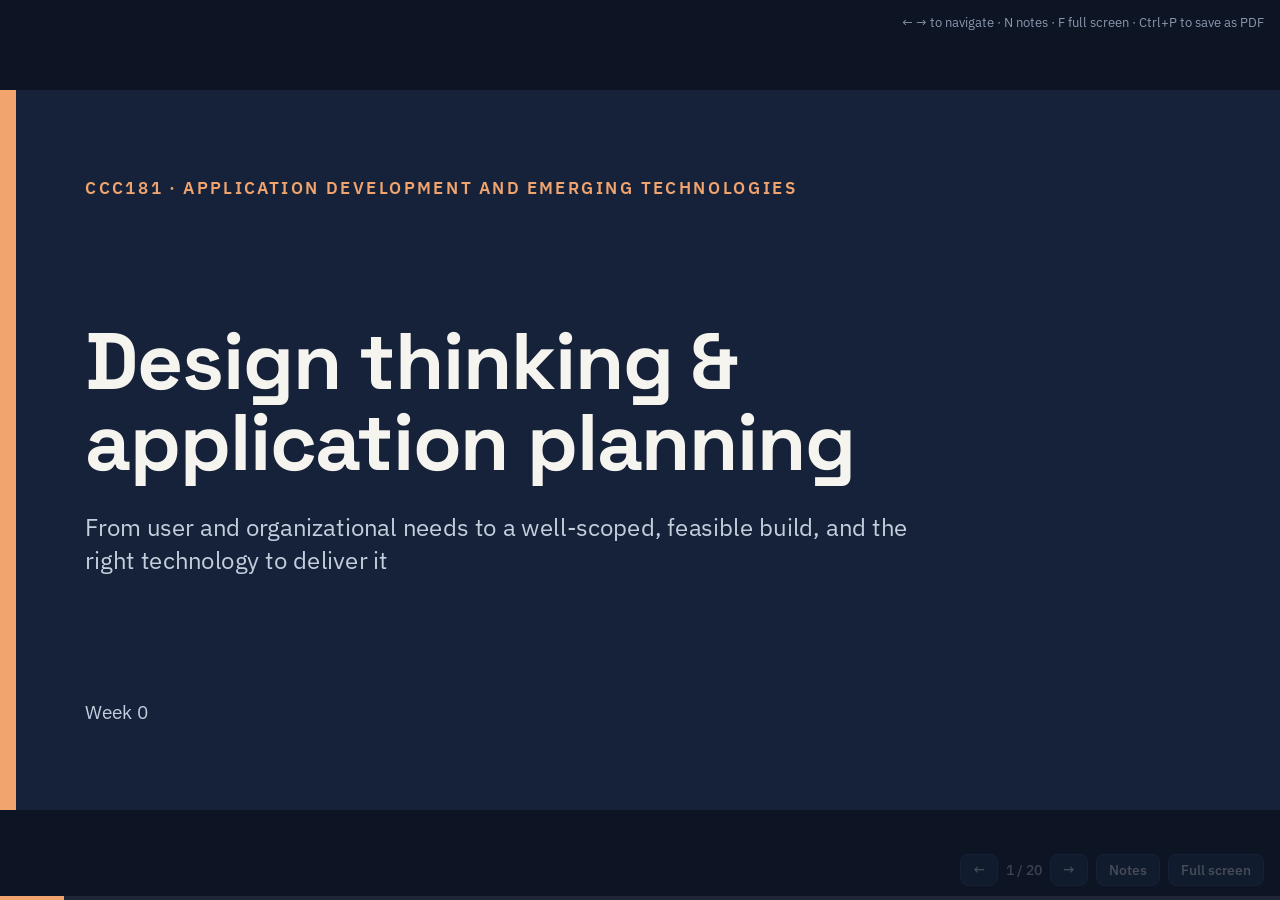
<file: lecture/notes/CCC181-Week1-Design-Thinking-and-Application-Planning.html>
<!doctype html>
<html lang="en">
<head>
<meta charset="utf-8">
<meta name="viewport" content="width=device-width, initial-scale=1">
<title>Design Thinking &amp; App Planning</title>
<link rel="preconnect" href="https://fonts.googleapis.com">
<link rel="preconnect" href="https://fonts.gstatic.com" crossorigin>
<link rel="stylesheet" href="https://fonts.googleapis.com/css2?family=Space+Grotesk:wght@400..700&amp;display=swap">
<link rel="stylesheet" href="https://fonts.googleapis.com/css2?family=IBM+Plex+Sans:wght@400;500;600&amp;display=swap">
<style>
*{box-sizing:border-box;margin:0;padding:0}
html,body{height:100%;background:#0d1424;overflow:hidden;font-family:'IBM Plex Sans',Arial,sans-serif}
#viewport{position:fixed;inset:0;display:flex;align-items:center;justify-content:center}
#stage{position:relative;width:1920px;height:1080px;transform-origin:center center;flex:none}
.frame{position:absolute;inset:0;display:none}
.frame.active{display:block}
.frame>section{position:relative;width:1920px;height:1080px;overflow:hidden;display:flex;flex-direction:column;
  font-size:32px;line-height:1.4;color:#1B2438;font-family:'IBM Plex Sans',Arial,sans-serif}
section div{display:flex;flex-direction:column;min-width:0}
section h1{font-size:96px;font-weight:600;line-height:1.1}
section h2{font-size:64px;font-weight:600;line-height:1.15}
section h3{font-size:44px;font-weight:600;line-height:1.2}
section ul,section ol{padding-left:1.2em}
section table{width:100%;border-collapse:collapse;table-layout:fixed}
section th,section td{padding:.35em .6em;text-align:left;vertical-align:top;border-bottom:1px solid rgba(27,36,56,.14)}
section th{font-weight:600}
section svg{display:block;flex:none}
x-shape{display:block;flex:none}
x-shape[kind="arrow-right"]{clip-path:polygon(0 30%,60% 30%,60% 0,100% 50%,60% 100%,60% 70%,0 70%)}
x-shape[kind="arrow-left"]{clip-path:polygon(100% 30%,40% 30%,40% 0,0 50%,40% 100%,40% 70%,100% 70%)}
x-shape[kind="arrow-down"]{clip-path:polygon(30% 0,70% 0,70% 60%,100% 60%,50% 100%,0 60%,30% 60%)}
x-shape[kind="arrow-up"]{clip-path:polygon(30% 100%,70% 100%,70% 40%,100% 40%,50% 0,0 40%,30% 40%)}
x-shape[kind="ellipse"]{border-radius:50%}
x-shape[kind="diamond"]{clip-path:polygon(50% 0,100% 50%,50% 100%,0 50%)}
.xi{flex:none}
#bar{position:fixed;left:0;right:0;bottom:0;height:4px;background:rgba(255,255,255,.08);z-index:5}
#bar i{display:block;height:100%;width:0;background:#F2A46E;transition:width .2s}
#hud{position:fixed;right:16px;bottom:14px;display:flex;gap:8px;align-items:center;z-index:6;
  font:500 14px 'IBM Plex Sans',Arial,sans-serif;color:#C5CEDD;opacity:.25;transition:opacity .2s}
#hud:hover,#hud:focus-within{opacity:1}
#hud button{background:#22304C;color:#F6F4EE;border:1px solid #3A4A6A;border-radius:8px;padding:6px 12px;font:inherit;cursor:pointer}
#hud button:focus-visible{outline:2px solid #F2A46E;outline-offset:2px}
#notes{position:fixed;left:16px;right:16px;bottom:56px;max-height:34vh;overflow:auto;display:none;z-index:6;
  background:rgba(22,34,58,.96);color:#F6F4EE;border:1px solid #3A4A6A;border-radius:12px;padding:16px 20px;
  font:400 17px/1.55 'IBM Plex Sans',Arial,sans-serif}
#notes.show{display:block}
#notes b{color:#F2A46E;font-weight:600}
#help{position:fixed;top:14px;right:16px;z-index:6;font:400 13px 'IBM Plex Sans',Arial,sans-serif;color:#8A97AD;opacity:0;transition:opacity .4s}
body.fresh #help{opacity:1}
@media print{
  @page{size:1920px 1080px;margin:0}
  html,body{overflow:visible;background:none;height:auto}
  #viewport{position:static;display:block}
  #stage{transform:none!important;width:auto;height:auto}
  .frame{position:relative;display:block;page-break-after:always;break-after:page;width:1920px;height:1080px}
  #bar,#hud,#notes,#help{display:none!important}
}
</style>
</head>
<body class="fresh">
<div id="viewport"><div id="stage">
<div class="frame" data-notes="Welcome. Today is about the work that happens before anyone writes code: understanding people and the organization, defining the problem, deciding who we build for and why, and checking whether the plan is realistic, including which emerging technologies actually fit. We will follow one running case, a campus clinic queue app, through every step, and end with a group activity where you plan your own." aria-label="Slide 1">
<section id="cover" data-transition="fade" style="display:flex; flex-direction:column; justify-content:space-between; padding:128px; background:#16223a">
  <div style="position:absolute; top:0; left:0; width:24px; height:1080px; display:flex; flex-direction:column; background:#f2a46e">
  </div>
  <p style="font-family:'IBM Plex Sans', Arial, sans-serif; font-size:26px; font-weight:600; letter-spacing:3px; text-transform:uppercase; color:#f2a46e">CCC181 · Application Development and Emerging Technologies</p>
  <div style="display:flex; flex-direction:column; gap:40px">
    <h1 style="font-family:'Space Grotesk', Arial, sans-serif; font-size:120px; font-weight:700; line-height:1.02; letter-spacing:-2px; color:#f6f4ee">Design thinking &amp;<br>application planning</h1>
    <p style="width:1300px; font-family:'IBM Plex Sans', Arial, sans-serif; font-size:36px; line-height:1.4; color:#c5cedd">From user and organizational needs to a well-scoped, feasible build, and the right technology to deliver it</p>
  </div>
  <div style="display:flex; flex-direction:row; align-items:end; justify-content:space-between">
    <p style="font-family:'IBM Plex Sans', Arial, sans-serif; font-size:28px; color:#c5cedd">Week 0</p>
    <p style="font-family:'IBM Plex Sans', Arial, sans-serif; font-size:28px; color:#c5cedd"></p>
  </div>
</section>
</div>
<div class="frame" data-notes="Six outcomes, and they follow the order of the session. The first two are about understanding; three and four are about defining; five and six are about deciding. Each outcome maps to one section of the planning brief you will submit at the end." aria-label="Slide 2">
<section id="objectives" data-transition="fade" style="background:#F6F4EE; color:#1B2438; font-family:'IBM Plex Sans', Arial, sans-serif; padding:128px 128px 160px; display:flex; flex-direction:column; gap:48px">
  <div style="display:flex; flex-direction:column; gap:12px">
    <p style="font-size:24px; font-weight:600; letter-spacing:3px; text-transform:uppercase; color:#B4501E">Learning outcomes</p>
    <h2 style="font-family:'Space Grotesk', Arial, sans-serif; font-size:64px; font-weight:700; line-height:1.1; color:#16223A">By the end of this session, you can…</h2>
  </div>
  <div style="display:grid; grid-template-columns:1fr 1fr; gap:24px">
    <div style="display:flex; flex-direction:row; gap:24px; align-items:start; background:#FFFDF8; border:1px solid #E2DED3; border-radius:16px; padding:32px">
      <p style="font-family:'Space Grotesk', Arial, sans-serif; font-size:44px; font-weight:700; line-height:1; color:#B4501E">01</p>
      <p style="font-size:30px; line-height:1.35; color:#1B2438">Explain the five stages of design thinking and where planning fits</p>
    </div>
    <div style="display:flex; flex-direction:row; gap:24px; align-items:start; background:#FFFDF8; border:1px solid #E2DED3; border-radius:16px; padding:32px">
      <p style="font-family:'Space Grotesk', Arial, sans-serif; font-size:44px; font-weight:700; line-height:1; color:#B4501E">02</p>
      <p style="font-size:30px; line-height:1.35; color:#1B2438">Distinguish user needs from organizational needs, and gather both</p>
    </div>
    <div style="display:flex; flex-direction:row; gap:24px; align-items:start; background:#FFFDF8; border:1px solid #E2DED3; border-radius:16px; padding:32px">
      <p style="font-family:'Space Grotesk', Arial, sans-serif; font-size:44px; font-weight:700; line-height:1; color:#B4501E">03</p>
      <p style="font-size:30px; line-height:1.35; color:#1B2438">Write a clear problem statement and identify the target users</p>
    </div>
    <div style="display:flex; flex-direction:row; gap:24px; align-items:start; background:#FFFDF8; border:1px solid #E2DED3; border-radius:16px; padding:32px">
      <p style="font-family:'Space Grotesk', Arial, sans-serif; font-size:44px; font-weight:700; line-height:1; color:#B4501E">04</p>
      <p style="font-size:30px; line-height:1.35; color:#1B2438">Craft a value proposition and translate it into requirements</p>
    </div>
    <div style="display:flex; flex-direction:row; gap:24px; align-items:start; background:#FFFDF8; border:1px solid #E2DED3; border-radius:16px; padding:32px">
      <p style="font-family:'Space Grotesk', Arial, sans-serif; font-size:44px; font-weight:700; line-height:1; color:#B4501E">05</p>
      <p style="font-size:30px; line-height:1.35; color:#1B2438">Set the scope and assess feasibility before building</p>
    </div>
    <div style="display:flex; flex-direction:row; gap:24px; align-items:start; background:#FFFDF8; border:1px solid #E2DED3; border-radius:16px; padding:32px">
      <p style="font-family:'Space Grotesk', Arial, sans-serif; font-size:44px; font-weight:700; line-height:1; color:#B4501E">06</p>
      <p style="font-size:30px; line-height:1.35; color:#1B2438">Evaluate emerging technologies against the problem, not the hype</p>
    </div>
  </div>
  <p style="position:absolute; left:128px; bottom:64px; width:1300px; font-size:24px; color:#5A6272">CCC181 · Design thinking &amp; application planning</p>
  <p style="position:absolute; right:128px; bottom:64px; width:120px; font-size:24px; color:#5A6272; text-align:right">02</p>
</section>
</div>
<div class="frame" data-notes="Collect three or four answers on the board. Typical ones: it asked for too much, it didn&#x27;t solve my actual problem, it was too slow on my phone, I already had a better way, I didn&#x27;t trust it with my data. Point out that almost none of these are coding bugs. They are planning failures: wrong problem, wrong user, weak value, wrong scope, or a technology that didn&#x27;t fit. That is today&#x27;s agenda." aria-label="Slide 3">
<section id="warmup" data-transition="fade" style="display:flex; flex-direction:column; gap:48px; justify-content:center; padding:128px; background:#b4501e">
  <p style="font-family:'IBM Plex Sans', Arial, sans-serif; font-size:26px; font-weight:600; letter-spacing:3px; text-transform:uppercase; color:#fbf3ea">Warm-up discussion</p>
  <h2 style="width:1500px; font-family:'Space Grotesk', Arial, sans-serif; font-size:88px; font-weight:700; line-height:1.08; color:#fbf3ea">Think of an app you installed, tried once, and abandoned.</h2>
  <p style="width:1400px; font-family:'IBM Plex Sans', Arial, sans-serif; font-size:40px; line-height:1.35; color:#fbf3ea">Why did you stop using it? Was the problem in the code, or in what the app was built to do?</p>
</section>
</div>
<div class="frame" data-notes="Design thinking is a human-centered problem-solving approach. The five-stage version popularized by the Stanford d.school is the most common. Emphasize two points. First, it starts with people, not technology. Second, it loops: testing produces learning that changes the problem definition. Today we stay in the first three stages, which is where application planning happens. Prototyping and testing come in later weeks." aria-label="Slide 4">
<section id="process" data-transition="fade" style="background:#F6F4EE; color:#1B2438; font-family:'IBM Plex Sans', Arial, sans-serif; padding:128px 128px 160px; display:flex; flex-direction:column; gap:48px">
  <div style="display:flex; flex-direction:column; gap:12px">
    <p style="font-size:24px; font-weight:600; letter-spacing:3px; text-transform:uppercase; color:#B4501E">Design thinking</p>
    <h2 style="font-family:'Space Grotesk', Arial, sans-serif; font-size:64px; font-weight:700; line-height:1.1; color:#16223A">Five stages, one loop</h2>
  </div>
  <div style="display:flex; flex-direction:row; align-items:center; gap:16px">
    <div style="flex:1; display:flex; flex-direction:column; gap:12px; background:#FFFDF8; border:2px solid #B4501E; border-radius:16px; padding:24px; align-self:stretch">
      <p style="font-size:24px; font-weight:600; color:#B4501E">1 · Today</p>
      <h3 style="font-family:'Space Grotesk', Arial, sans-serif; font-size:36px; font-weight:700; color:#16223A">Empathize</h3>
      <p style="font-size:26px; line-height:1.35; color:#4A5366">Observe, interview and listen to real users in context</p>
    </div>
    <x-shape kind="arrow-right" style="width:40px; height:20px; background:#B4501E"></x-shape>
    <div style="flex:1; display:flex; flex-direction:column; gap:12px; background:#FFFDF8; border:2px solid #B4501E; border-radius:16px; padding:24px; align-self:stretch">
      <p style="font-size:24px; font-weight:600; color:#B4501E">2 · Today</p>
      <h3 style="font-family:'Space Grotesk', Arial, sans-serif; font-size:36px; font-weight:700; color:#16223A">Define</h3>
      <p style="font-size:26px; line-height:1.35; color:#4A5366">Turn what you learned into one clear problem statement</p>
    </div>
    <x-shape kind="arrow-right" style="width:40px; height:20px; background:#B4501E"></x-shape>
    <div style="flex:1; display:flex; flex-direction:column; gap:12px; background:#FFFDF8; border:2px solid #B4501E; border-radius:16px; padding:24px; align-self:stretch">
      <p style="font-size:24px; font-weight:600; color:#B4501E">3 · Today</p>
      <h3 style="font-family:'Space Grotesk', Arial, sans-serif; font-size:36px; font-weight:700; color:#16223A">Ideate</h3>
      <p style="font-size:26px; line-height:1.35; color:#4A5366">Generate many possible solutions before choosing one</p>
    </div>
    <x-shape kind="arrow-right" style="width:40px; height:20px; background:#8A8F99"></x-shape>
    <div style="flex:1; display:flex; flex-direction:column; gap:12px; background:#ECE8DE; border:2px solid #D6D1C4; border-radius:16px; padding:24px; align-self:stretch">
      <p style="font-size:24px; font-weight:600; color:#5A6272">4 · Later</p>
      <h3 style="font-family:'Space Grotesk', Arial, sans-serif; font-size:36px; font-weight:700; color:#16223A">Prototype</h3>
      <p style="font-size:26px; line-height:1.35; color:#4A5366">Build cheap, quick versions to make ideas tangible</p>
    </div>
    <x-shape kind="arrow-right" style="width:40px; height:20px; background:#8A8F99"></x-shape>
    <div style="flex:1; display:flex; flex-direction:column; gap:12px; background:#ECE8DE; border:2px solid #D6D1C4; border-radius:16px; padding:24px; align-self:stretch">
      <p style="font-size:24px; font-weight:600; color:#5A6272">5 · Later</p>
      <h3 style="font-family:'Space Grotesk', Arial, sans-serif; font-size:36px; font-weight:700; color:#16223A">Test</h3>
      <p style="font-size:26px; line-height:1.35; color:#4A5366">Put prototypes before users, learn, and loop back</p>
    </div>
  </div>
  <div style="display:flex; flex-direction:column; gap:12px; background:#FFFDF8; border-left:6px solid #2D6F78; padding:28px 36px; border-radius:0px 12px 12px 0px">
    <p style="font-size:30px; line-height:1.4; color:#1B2438"><b>Application planning lives in stages 1–3.</b> It is not linear: a failed test often sends you back to Define, or even to Empathize.</p>
  </div>
  <p style="position:absolute; left:128px; bottom:64px; width:1300px; font-size:24px; color:#5A6272">Model: Hasso Plattner Institute of Design at Stanford (d.school)</p>
  <p style="position:absolute; right:128px; bottom:64px; width:120px; font-size:24px; color:#5A6272; text-align:right">04</p>
</section>
</div>
<div class="frame" data-notes="Introduce the running case: a university clinic where students queue for walk-in consultations. User needs belong to the people who touch the app, here students and nurses. Organizational needs belong to whoever owns, pays for and is accountable for it, here the clinic and the university. Mention RA 10173, the Data Privacy Act of 2012, since health information is sensitive personal information under that law. Quick question: which side usually gets heard first in student projects? Usually neither; teams jump straight to features." aria-label="Slide 5">
<section id="needs" data-section="Design thinking and discovering user and organizational needs" data-transition="fade" style="background:#F6F4EE; color:#1B2438; font-family:'IBM Plex Sans', Arial, sans-serif; padding:128px 128px 160px; display:flex; flex-direction:column; gap:40px">
  <div style="display:flex; flex-direction:column; gap:12px">
    <p style="font-size:24px; font-weight:600; letter-spacing:3px; text-transform:uppercase; color:#B4501E">Empathize</p>
    <h2 style="font-family:'Space Grotesk', Arial, sans-serif; font-size:64px; font-weight:700; line-height:1.1; color:#16223A">Two sets of needs to satisfy</h2>
  </div>
  <div style="display:flex; flex-direction:row; gap:32px">
    <div style="flex:1; display:flex; flex-direction:column; gap:16px; background:#FFFDF8; border:1px solid #E2DED3; border-radius:16px; padding:36px">
      <h3 style="font-family:'Space Grotesk', Arial, sans-serif; font-size:38px; font-weight:700; color:#B4501E">User needs</h3>
      <p style="font-size:26px; color:#5A6272">The people who use the app</p>
      <ul style="font-size:28px; line-height:1.4; color:#1B2438">
        <li><b>Goals</b>: what they are trying to get done</li>
        <li><b>Pain points</b>: what slows or frustrates them now</li>
        <li><b>Context</b>: device, connectivity, time, place</li>
        <li><b>Accessibility</b>: vision, language, motor, literacy</li>
        <li><b>Trust</b>: privacy, reliability, sense of control</li>
      </ul>
    </div>
    <div style="flex:1; display:flex; flex-direction:column; gap:16px; background:#FFFDF8; border:1px solid #E2DED3; border-radius:16px; padding:36px">
      <h3 style="font-family:'Space Grotesk', Arial, sans-serif; font-size:38px; font-weight:700; color:#2D6F78">Organizational needs</h3>
      <p style="font-size:26px; color:#5A6272">The institution that owns and runs it</p>
      <ul style="font-size:28px; line-height:1.4; color:#1B2438">
        <li><b>Mission</b>: goals the app must advance</li>
        <li><b>Compliance</b>: policy and law, e.g. the Data Privacy Act of 2012</li>
        <li><b>Resources</b>: budget, staff, support capacity</li>
        <li><b>Systems</b>: existing data and tools to integrate</li>
        <li><b>Reporting</b>: what leaders need to decide</li>
      </ul>
    </div>
  </div>
  <p style="font-size:28px; line-height:1.4; color:#1B2438; background:#FBE9DC; padding:24px 32px; border-radius:12px"><b>Where they collide:</b> students want the fewest steps; the clinic wants complete records. Good planning finds a version that serves both.</p>
  <p style="position:absolute; left:128px; bottom:64px; width:1300px; font-size:24px; color:#5A6272">CCC181 · Design thinking &amp; application planning</p>
  <p style="position:absolute; right:128px; bottom:64px; width:120px; font-size:24px; color:#5A6272; text-align:right">05</p>
</section>
</div>
<div class="frame" data-notes="No single method is enough. Interviews tell you what people say, observation tells you what they do, and the gap between the two is often where the real problem sits. For the clinic case: interview five students, spend a morning observing the waiting area, review the clinic logbook and forms, and map who approves changes. Tip on interviews: ask about the last time something happened (&quot;Tell me about the last time you went to the clinic&quot;) instead of hypotheticals (&quot;Would you use an app?&quot;)." aria-label="Slide 6">
<section id="methods" data-transition="fade" style="background:#F6F4EE; color:#1B2438; font-family:'IBM Plex Sans', Arial, sans-serif; padding:128px 128px 160px; display:flex; flex-direction:column; gap:40px">
  <div style="display:flex; flex-direction:column; gap:12px">
    <p style="font-size:24px; font-weight:600; letter-spacing:3px; text-transform:uppercase; color:#B4501E">Empathize</p>
    <h2 style="font-family:'Space Grotesk', Arial, sans-serif; font-size:64px; font-weight:700; line-height:1.1; color:#16223A">Methods for discovering needs</h2>
  </div>
  <table style="font-size:28px; color:#1B2438; font-family:'IBM Plex Sans', Arial, sans-serif; background:#FFFDF8; border:1px solid #E2DED3">
    <tr style="background:#16223A"><th style="width:28%; color:#F6F4EE">Method</th><th style="width:38%; color:#F6F4EE">Best for</th><th style="width:34%; color:#F6F4EE">Watch out for</th></tr>
    <tr><td><b>Interviews</b></td><td>Motivations, pain points, stories</td><td>Leading questions</td></tr>
    <tr style="background:#F1EEE6"><td><b>Observation</b></td><td>What people actually do</td><td>Takes time; people act differently when watched</td></tr>
    <tr><td><b>Surveys</b></td><td>Breadth; ranking needs across many users</td><td>Shallow answers</td></tr>
    <tr style="background:#F1EEE6"><td><b>Document &amp; system review</b></td><td>Rules, forms, current data and workflows</td><td>Outdated or unofficial practices</td></tr>
    <tr><td><b>Stakeholder mapping</b></td><td>Who decides, pays, and is affected</td><td>Missing quiet stakeholders</td></tr>
  </table>
  <div style="display:flex; flex-direction:row; gap:16px; align-items:center">
    <p style="font-size:26px; font-weight:600; color:#FBF3EA; background:#2D6F78; padding:10px 24px; border-radius:999px">Synthesize</p>
    <p style="font-size:28px; color:#1B2438">Sort findings into an empathy map: <b>Says · Thinks · Does · Feels</b></p>
  </div>
  <p style="position:absolute; left:128px; bottom:64px; width:1300px; font-size:24px; color:#5A6272">CCC181 · Design thinking &amp; application planning</p>
  <p style="position:absolute; right:128px; bottom:64px; width:120px; font-size:24px; color:#5A6272; text-align:right">06</p>
</section>
</div>
<div class="frame" data-notes="The point-of-view statement compresses your research into one sentence. The insight is the part most teams skip; without it you only have a wish. Then reframe the POV as a &quot;How might we…?&quot; question, which opens the door to ideation without committing to a solution. Quick exercise: ask the class to rewrite &quot;We need a mobile app for the library&quot; as a proper POV statement." aria-label="Slide 7">
<section id="problem" data-section="Defining the problem, the target users and the value proposition" data-transition="fade" style="background:#F6F4EE; color:#1B2438; font-family:'IBM Plex Sans', Arial, sans-serif; padding:128px 128px 160px; display:flex; flex-direction:column; gap:40px">
  <div style="display:flex; flex-direction:column; gap:12px">
    <p style="font-size:24px; font-weight:600; letter-spacing:3px; text-transform:uppercase; color:#B4501E">Define</p>
    <h2 style="font-family:'Space Grotesk', Arial, sans-serif; font-size:64px; font-weight:700; line-height:1.1; color:#16223A">Problem definition</h2>
  </div>
  <div style="display:flex; flex-direction:row; gap:32px">
    <div style="flex:1.3; display:flex; flex-direction:column; gap:24px">
      <div style="display:flex; flex-direction:column; gap:12px; background:#16223A; border-radius:16px; padding:32px 36px">
        <p style="font-size:24px; font-weight:600; letter-spacing:2px; text-transform:uppercase; color:#F2A46E">Point-of-view statement</p>
        <p style="font-family:'Space Grotesk', Arial, sans-serif; font-size:40px; font-weight:600; line-height:1.25; color:#F6F4EE">[User] needs [need] because [insight].</p>
      </div>
      <div style="display:flex; flex-direction:column; gap:12px; background:#FFFDF8; border:1px solid #E2DED3; border-radius:16px; padding:28px 36px">
        <p style="font-size:24px; font-weight:600; color:#B4501E">Case example</p>
        <p style="font-size:28px; line-height:1.4; color:#1B2438">A working student with back-to-back classes needs to see a nurse without losing a whole morning, because the clinic takes walk-ins only and the queue is unpredictable.</p>
        <p style="font-size:28px; line-height:1.4; color:#2D6F78"><b>How might we</b> make clinic wait times predictable for students with tight schedules?</p>
      </div>
    </div>
    <div style="flex:1; display:flex; flex-direction:column; gap:20px; background:#FFFDF8; border:1px solid #E2DED3; border-radius:16px; padding:32px">
      <h3 style="font-family:'Space Grotesk', Arial, sans-serif; font-size:34px; font-weight:700; color:#16223A">A good statement…</h3>
      <div style="display:flex; flex-direction:row; gap:16px; align-items:start"><svg class="xi" style="width:32px; height:32px; color:#2D6F78" viewBox="0 0 24 24" fill="none" stroke="currentColor" stroke-width="2" stroke-linecap="round" stroke-linejoin="round" aria-hidden="true"><path d="M20 6 9 17l-5-5"/></svg><p style="font-size:27px; line-height:1.35">names a real user group</p></div>
      <div style="display:flex; flex-direction:row; gap:16px; align-items:start"><svg class="xi" style="width:32px; height:32px; color:#2D6F78" viewBox="0 0 24 24" fill="none" stroke="currentColor" stroke-width="2" stroke-linecap="round" stroke-linejoin="round" aria-hidden="true"><path d="M20 6 9 17l-5-5"/></svg><p style="font-size:27px; line-height:1.35">states a need, not a feature</p></div>
      <div style="display:flex; flex-direction:row; gap:16px; align-items:start"><svg class="xi" style="width:32px; height:32px; color:#2D6F78" viewBox="0 0 24 24" fill="none" stroke="currentColor" stroke-width="2" stroke-linecap="round" stroke-linejoin="round" aria-hidden="true"><path d="M20 6 9 17l-5-5"/></svg><p style="font-size:27px; line-height:1.35">rests on an insight from research</p></div>
      <div style="display:flex; flex-direction:row; gap:16px; align-items:start"><svg class="xi" style="width:32px; height:32px; color:#2D6F78" viewBox="0 0 24 24" fill="none" stroke="currentColor" stroke-width="2" stroke-linecap="round" stroke-linejoin="round" aria-hidden="true"><path d="M20 6 9 17l-5-5"/></svg><p style="font-size:27px; line-height:1.35">is narrow enough to act on, open enough for ideas</p></div>
      <p style="font-size:26px; line-height:1.35; color:#8A3A14; background:#FBE9DC; padding:16px 20px; border-radius:10px">Not a problem: “We need a mobile app.” That is a solution.</p>
    </div>
  </div>
  <p style="position:absolute; left:128px; bottom:64px; width:1300px; font-size:24px; color:#5A6272">CCC181 · Design thinking &amp; application planning</p>
  <p style="position:absolute; right:128px; bottom:64px; width:120px; font-size:24px; color:#5A6272; text-align:right">07</p>
</section>
</div>
<div class="frame" data-notes="&quot;Everyone&quot; is not a target user. Name the primary user the design is optimized for, the secondary users who also touch the system, and the stakeholders who never open it but can approve or kill it. Ana is a fictional persona built for this example; in your projects, each persona detail should trace back to something you heard or observed. Note how her context (budget phone, limited data) will later drive non-functional requirements and technology choice." aria-label="Slide 8">
<section id="users" data-transition="fade" style="background:#F6F4EE; color:#1B2438; font-family:'IBM Plex Sans', Arial, sans-serif; padding:128px 128px 160px; display:flex; flex-direction:column; gap:40px">
  <div style="display:flex; flex-direction:column; gap:12px">
    <p style="font-size:24px; font-weight:600; letter-spacing:3px; text-transform:uppercase; color:#B4501E">Define</p>
    <h2 style="font-family:'Space Grotesk', Arial, sans-serif; font-size:64px; font-weight:700; line-height:1.1; color:#16223A">Target users</h2>
  </div>
  <div style="display:flex; flex-direction:row; gap:32px">
    <div style="flex:1; display:flex; flex-direction:column; gap:20px; background:#FFFDF8; border:1px solid #E2DED3; border-radius:16px; padding:36px">
      <div style="display:flex; flex-direction:row; gap:24px; align-items:center">
        <div style="width:96px; height:96px; border-radius:50%; background:#F2A46E; display:flex; align-items:center; justify-content:center"><p style="font-family:'Space Grotesk', Arial, sans-serif; font-size:40px; font-weight:700; color:#16223A">A</p></div>
        <div style="display:flex; flex-direction:column; gap:4px">
          <h3 style="font-family:'Space Grotesk', Arial, sans-serif; font-size:38px; font-weight:700; color:#16223A">Ana, 20</h3>
          <p style="font-size:26px; color:#5A6272">Primary persona · working student (fictional)</p>
        </div>
      </div>
      <p style="font-size:27px; line-height:1.4"><b>Goal:</b> see a nurse between classes without missing a quiz</p>
      <p style="font-size:27px; line-height:1.4"><b>Frustration:</b> can't tell how long the queue is, so she leaves before being called</p>
      <p style="font-size:27px; line-height:1.4"><b>Context:</b> budget Android phone, limited mobile data, patchy campus Wi-Fi</p>
    </div>
    <div style="flex:1; display:flex; flex-direction:column; gap:16px">
      <div style="display:flex; flex-direction:column; gap:6px; background:#FFFDF8; border-left:6px solid #B4501E; padding:22px 28px; border-radius:0px 12px 12px 0px">
        <h3 style="font-size:30px; font-weight:600; color:#B4501E">Primary users</h3>
        <p style="font-size:27px; line-height:1.35">Students who join the queue and wait</p>
      </div>
      <div style="display:flex; flex-direction:column; gap:6px; background:#FFFDF8; border-left:6px solid #2D6F78; padding:22px 28px; border-radius:0px 12px 12px 0px">
        <h3 style="font-size:30px; font-weight:600; color:#2D6F78">Secondary users</h3>
        <p style="font-size:27px; line-height:1.35">Nurses and clinic staff who run the queue</p>
      </div>
      <div style="display:flex; flex-direction:column; gap:6px; background:#FFFDF8; border-left:6px solid #5A6272; padding:22px 28px; border-radius:0px 12px 12px 0px">
        <h3 style="font-size:30px; font-weight:600; color:#5A6272">Stakeholders</h3>
        <p style="font-size:27px; line-height:1.35">Clinic head, administration, IT office: approve, fund, maintain</p>
      </div>
      <p style="font-size:26px; line-height:1.4; color:#4A5366">Build personas from research data, not imagination. Start with one primary persona.</p>
    </div>
  </div>
  <p style="position:absolute; left:128px; bottom:64px; width:1300px; font-size:24px; color:#5A6272">CCC181 · Design thinking &amp; application planning</p>
  <p style="position:absolute; right:128px; bottom:64px; width:120px; font-size:24px; color:#5A6272; text-align:right">08</p>
</section>
</div>
<div class="frame" data-notes="The value proposition answers: why would the target user choose this over what they do today? Always name the current alternative. Here it is simply standing in line, which is free and familiar, so the app has to be clearly better. The canvas is a way to check fit: list the user&#x27;s jobs, pains and gains from your research, then show which feature relieves which pain. Features that relieve no listed pain are candidates for cutting. ClinicQ is a made-up product name for the case." aria-label="Slide 9">
<section id="value" data-transition="fade" style="background:#F6F4EE; color:#1B2438; font-family:'IBM Plex Sans', Arial, sans-serif; padding:128px 128px 160px; display:flex; flex-direction:column; gap:40px">
  <div style="display:flex; flex-direction:column; gap:12px">
    <p style="font-size:24px; font-weight:600; letter-spacing:3px; text-transform:uppercase; color:#B4501E">Define</p>
    <h2 style="font-family:'Space Grotesk', Arial, sans-serif; font-size:64px; font-weight:700; line-height:1.1; color:#16223A">Value proposition</h2>
  </div>
  <div style="display:flex; flex-direction:row; gap:32px">
    <div style="flex:1.25; display:flex; flex-direction:column; gap:24px">
      <div style="display:flex; flex-direction:column; gap:12px; background:#16223A; border-radius:16px; padding:32px 36px">
        <p style="font-size:24px; font-weight:600; letter-spacing:2px; text-transform:uppercase; color:#F2A46E">Template</p>
        <p style="font-size:30px; line-height:1.45; color:#F6F4EE">For <span style="color:#F2A46E">[target users]</span> who <span style="color:#F2A46E">[need]</span>, <span style="color:#F2A46E">[product]</span> is a <span style="color:#F2A46E">[category]</span> that <span style="color:#F2A46E">[key benefit]</span>. Unlike <span style="color:#F2A46E">[current alternative]</span>, it <span style="color:#F2A46E">[differentiator]</span>.</p>
      </div>
      <div style="display:flex; flex-direction:column; gap:12px; background:#FFFDF8; border:1px solid #E2DED3; border-radius:16px; padding:28px 36px">
        <p style="font-size:24px; font-weight:600; color:#B4501E">Case example</p>
        <p style="font-size:28px; line-height:1.45">For students with tight schedules who need clinic care, <b>ClinicQ</b> is a web app that shows their live place in the queue and alerts them when their turn is near. Unlike the walk-in line, it lets them wait anywhere.</p>
      </div>
    </div>
    <div style="flex:1; display:flex; flex-direction:column; gap:16px; background:#FFFDF8; border:1px solid #E2DED3; border-radius:16px; padding:32px">
      <h3 style="font-family:'Space Grotesk', Arial, sans-serif; font-size:32px; font-weight:700; color:#16223A">Value Proposition Canvas</h3>
      <div style="display:flex; flex-direction:row; gap:16px">
        <div style="flex:1; display:flex; flex-direction:column; gap:10px; background:#E3EFF0; border-radius:12px; padding:20px">
          <p style="font-size:24px; font-weight:600; color:#2D6F78">User side</p>
          <p style="font-size:26px; line-height:1.35">Jobs<br>Pains<br>Gains</p>
        </div>
        <div style="flex:1; display:flex; flex-direction:column; gap:10px; background:#FBE9DC; border-radius:12px; padding:20px">
          <p style="font-size:24px; font-weight:600; color:#8A3A14">Product side</p>
          <p style="font-size:26px; line-height:1.35">Features<br>Pain relievers<br>Gain creators</p>
        </div>
      </div>
      <p style="font-size:26px; line-height:1.4; color:#4A5366"><b>Fit</b> = your pain relievers address the pains users rank highest.</p>
      <p style="font-size:24px; color:#5A6272">Osterwalder et al., <i>Value Proposition Design</i> (2014)</p>
    </div>
  </div>
  <p style="position:absolute; left:128px; bottom:64px; width:1300px; font-size:24px; color:#5A6272">CCC181 · Design thinking &amp; application planning</p>
  <p style="position:absolute; right:128px; bottom:64px; width:120px; font-size:24px; color:#5A6272; text-align:right">09</p>
</section>
</div>
<div class="frame" data-notes="Requirements turn the value proposition into things we can build and test. Functional requirements describe behavior; user stories keep them tied to a user and a benefit. Non-functional requirements describe quality, and they should be measurable: &quot;fast&quot; is not a requirement, &quot;updates within 5 seconds&quot; is. Notice how Ana&#x27;s budget phone becomes a compatibility requirement. MoSCoW (Must, Should, Could, Won&#x27;t this time) forces the team to decide what the first release truly needs." aria-label="Slide 10">
<section id="requirements" data-section="Turning value into requirements, scope and a feasibility check" data-transition="fade" style="background:#F6F4EE; color:#1B2438; font-family:'IBM Plex Sans', Arial, sans-serif; padding:128px 128px 160px; display:flex; flex-direction:column; gap:32px">
  <div style="display:flex; flex-direction:column; gap:12px">
    <p style="font-size:24px; font-weight:600; letter-spacing:3px; text-transform:uppercase; color:#B4501E">Plan</p>
    <h2 style="font-family:'Space Grotesk', Arial, sans-serif; font-size:64px; font-weight:700; line-height:1.1; color:#16223A">Requirements</h2>
  </div>
  <div style="display:flex; flex-direction:row; gap:32px">
    <div style="flex:1; display:flex; flex-direction:column; gap:12px; background:#FFFDF8; border:1px solid #E2DED3; border-radius:16px; padding:28px 32px">
      <h3 style="font-family:'Space Grotesk', Arial, sans-serif; font-size:32px; font-weight:700; color:#B4501E">Functional: what it does</h3>
      <p style="font-size:26px; line-height:1.35; color:#4A5366"><i>As a [user], I want [action] so that [benefit].</i></p>
      <ul style="font-size:26px; line-height:1.4">
        <li>As a student, I want to join the queue remotely so that I can wait in class</li>
        <li>As a nurse, I want to call the next student in one tap</li>
      </ul>
    </div>
    <div style="flex:1; display:flex; flex-direction:column; gap:12px; background:#FFFDF8; border:1px solid #E2DED3; border-radius:16px; padding:28px 32px">
      <h3 style="font-family:'Space Grotesk', Arial, sans-serif; font-size:32px; font-weight:700; color:#2D6F78">Non-functional: how well</h3>
      <ul style="font-size:26px; line-height:1.4">
        <li><b>Performance</b>: queue position updates within 5 s</li>
        <li><b>Usability</b>: join the queue in 3 taps or fewer</li>
        <li><b>Privacy</b>: only clinic staff see the reason for visit</li>
        <li><b>Compatibility</b>: works on low-end Android and slow data</li>
      </ul>
    </div>
  </div>
  <div style="display:flex; flex-direction:column; gap:12px">
    <p style="font-size:26px; font-weight:600; color:#16223A">Prioritize with MoSCoW</p>
    <div style="display:flex; flex-direction:row; gap:16px">
      <div style="flex:1; display:flex; flex-direction:column; gap:6px; background:#16223A; border-radius:12px; padding:20px 24px"><p style="font-size:26px; font-weight:600; color:#F2A46E">Must</p><p style="font-size:24px; line-height:1.35; color:#F6F4EE">Join queue, see position, get alert</p></div>
      <div style="flex:1; display:flex; flex-direction:column; gap:6px; background:#2D6F78; border-radius:12px; padding:20px 24px"><p style="font-size:26px; font-weight:600; color:#FBF3EA">Should</p><p style="font-size:24px; line-height:1.35; color:#FBF3EA">Staff queue dashboard</p></div>
      <div style="flex:1; display:flex; flex-direction:column; gap:6px; background:#E3EFF0; border-radius:12px; padding:20px 24px"><p style="font-size:26px; font-weight:600; color:#1F5058">Could</p><p style="font-size:24px; line-height:1.35; color:#1B2438">Visit history for students</p></div>
      <div style="flex:1; display:flex; flex-direction:column; gap:6px; background:#ECE8DE; border-radius:12px; padding:20px 24px"><p style="font-size:26px; font-weight:600; color:#5A6272">Won't (this time)</p><p style="font-size:24px; line-height:1.35; color:#1B2438">Online consultations</p></div>
    </div>
  </div>
  <p style="position:absolute; left:128px; bottom:64px; width:1300px; font-size:24px; color:#5A6272">CCC181 · Design thinking &amp; application planning</p>
  <p style="position:absolute; right:128px; bottom:64px; width:120px; font-size:24px; color:#5A6272; text-align:right">10</p>
</section>
</div>
<div class="frame" data-notes="MoSCoW is a prioritization technique: every requirement goes into exactly one of four groups. The name comes from the first letters; the lowercase o&#x27;s are only there to make it pronounceable. Must haves define the release: if one is missing, the release fails, so together they usually form the MVP. Should haves are important but the app still works without them. Could haves are the first cut when time runs out. Won&#x27;t haves (this time) are explicitly agreed as out of scope, which protects the schedule. Students tend to label almost everything a Must; push them with the test: &quot;Does the app still solve your POV statement without this?&quot;" aria-label="Slide 11">
<section id="moscow" data-transition="fade" style="background:#F6F4EE; color:#1B2438; font-family:'IBM Plex Sans', Arial, sans-serif; padding:128px 128px 160px; display:flex; flex-direction:column; gap:32px">
  <div style="display:flex; flex-direction:column; gap:12px">
    <p style="font-size:24px; font-weight:600; letter-spacing:3px; text-transform:uppercase; color:#B4501E">Plan</p>
    <h2 style="font-family:'Space Grotesk', Arial, sans-serif; font-size:64px; font-weight:700; line-height:1.1; color:#16223A">MoSCoW: prioritizing requirements</h2>
  </div>
  <div style="display:flex; flex-direction:row; gap:24px">
    <div style="flex:1; display:flex; flex-direction:column; gap:12px; background:#16223A; border-radius:16px; padding:28px">
      <p style="font-family:'Space Grotesk', Arial, sans-serif; font-size:72px; font-weight:700; line-height:1; color:#F2A46E">M</p>
      <h3 style="font-size:30px; font-weight:600; color:#F6F4EE">Must have</h3>
      <p style="font-size:24px; line-height:1.4; color:#C5CEDD">Without it, the app fails or doesn't solve the problem. One missing Must means the release fails.</p>
      <div style="flex:1"></div>
      <p style="font-size:24px; line-height:1.35; color:#F6F4EE; border-top:1px solid #3A4A6A; padding:14px 0px 0px 0px"><b style="color:#F2A46E">ClinicQ:</b> join queue, see position, get alert</p>
    </div>
    <div style="flex:1; display:flex; flex-direction:column; gap:12px; background:#2D6F78; border-radius:16px; padding:28px">
      <p style="font-family:'Space Grotesk', Arial, sans-serif; font-size:72px; font-weight:700; line-height:1; color:#FBF3EA">S</p>
      <h3 style="font-size:30px; font-weight:600; color:#FBF3EA">Should have</h3>
      <p style="font-size:24px; line-height:1.4; color:#FBF3EA">Important and valuable, but the app still works without it. Can wait for the next release.</p>
      <div style="flex:1"></div>
      <p style="font-size:24px; line-height:1.35; color:#FBF3EA; border-top:1px solid #5E949B; padding:14px 0px 0px 0px"><b>ClinicQ:</b> staff queue dashboard</p>
    </div>
    <div style="flex:1; display:flex; flex-direction:column; gap:12px; background:#E3EFF0; border-radius:16px; padding:28px">
      <p style="font-family:'Space Grotesk', Arial, sans-serif; font-size:72px; font-weight:700; line-height:1; color:#1F5058">C</p>
      <h3 style="font-size:30px; font-weight:600; color:#1F5058">Could have</h3>
      <p style="font-size:24px; line-height:1.4; color:#1B2438">Nice extras, added only if time allows. The first to be cut when the schedule slips.</p>
      <div style="flex:1"></div>
      <p style="font-size:24px; line-height:1.35; color:#1B2438; border-top:1px solid #B9D3D6; padding:14px 0px 0px 0px"><b>ClinicQ:</b> visit history for students</p>
    </div>
    <div style="flex:1; display:flex; flex-direction:column; gap:12px; background:#ECE8DE; border-radius:16px; padding:28px">
      <p style="font-family:'Space Grotesk', Arial, sans-serif; font-size:72px; font-weight:700; line-height:1; color:#5A6272">W</p>
      <h3 style="font-size:30px; font-weight:600; color:#5A6272">Won't have (this time)</h3>
      <p style="font-size:24px; line-height:1.4; color:#1B2438">Agreed out of scope for now. Writing it down is what stops scope creep.</p>
      <div style="flex:1"></div>
      <p style="font-size:24px; line-height:1.35; color:#1B2438; border-top:1px solid #D6D1C4; padding:14px 0px 0px 0px"><b>ClinicQ:</b> online consultations</p>
    </div>
  </div>
  <div style="display:flex; flex-direction:row; gap:20px; align-items:center; background:#FBE9DC; border-radius:12px; padding:22px 32px">
    <svg class="xi" style="width:40px; height:40px; color:#8A3A14" viewBox="0 0 24 24" fill="none" stroke="currentColor" stroke-width="2" stroke-linecap="round" stroke-linejoin="round" aria-hidden="true"><path d="M15 14c.2-1 .7-1.7 1.5-2.5 1-.9 1.5-2.2 1.5-3.5A6 6 0 0 0 6 8c0 1 .2 2.2 1.5 3.5.7.7 1.3 1.5 1.5 2.5"/><path d="M9 18h6"/><path d="M10 22h4"/></svg>
    <p style="font-size:28px; line-height:1.4; color:#1B2438"><b>Rule of thumb:</b> if the app still solves your problem statement without a feature, it is not a Must. Keep the Must list short.</p>
  </div>
  <p style="position:absolute; left:128px; bottom:64px; width:1300px; font-size:24px; color:#5A6272">Created by Dai Clegg at Oracle (1994); later adopted by the DSDM agile method</p>
  <p style="position:absolute; right:128px; bottom:64px; width:120px; font-size:24px; color:#5A6272; text-align:right">11</p>
</section>
</div>
<div class="frame" data-notes="Scope is the agreed boundary of the project. The MVP, minimum viable product, is the smallest version that still delivers the value proposition. The out-of-scope list is just as important as the in-scope list: it is what you point to when someone asks &quot;can we also add…?&quot; in week 10. List constraints and assumptions explicitly, because assumptions that turn out false are a major source of project failure." aria-label="Slide 12">
<section id="scope" data-transition="fade" style="background:#F6F4EE; color:#1B2438; font-family:'IBM Plex Sans', Arial, sans-serif; padding:128px 128px 160px; display:flex; flex-direction:column; gap:40px">
  <div style="display:flex; flex-direction:column; gap:12px">
    <p style="font-size:24px; font-weight:600; letter-spacing:3px; text-transform:uppercase; color:#B4501E">Plan</p>
    <h2 style="font-family:'Space Grotesk', Arial, sans-serif; font-size:64px; font-weight:700; line-height:1.1; color:#16223A">Scope: drawing the boundary</h2>
  </div>
  <div style="display:flex; flex-direction:row; gap:24px">
    <div style="flex:1; display:flex; flex-direction:column; gap:14px; background:#FFFDF8; border-top:6px solid #B4501E; border-radius:12px; padding:28px 32px">
      <h3 style="font-family:'Space Grotesk', Arial, sans-serif; font-size:32px; font-weight:700; color:#B4501E">In scope (MVP)</h3>
      <ul style="font-size:26px; line-height:1.4">
        <li>Sign in with school email</li>
        <li>Join queue, see position</li>
        <li>Alert when 3 people ahead</li>
        <li>Staff queue screen</li>
      </ul>
    </div>
    <div style="flex:1; display:flex; flex-direction:column; gap:14px; background:#FFFDF8; border-top:6px solid #5A6272; border-radius:12px; padding:28px 32px">
      <h3 style="font-family:'Space Grotesk', Arial, sans-serif; font-size:32px; font-weight:700; color:#5A6272">Out of scope</h3>
      <ul style="font-size:26px; line-height:1.4">
        <li>Online consultations</li>
        <li>Full medical records</li>
        <li>Payments</li>
        <li>Native iOS and Android apps</li>
      </ul>
    </div>
    <div style="flex:1; display:flex; flex-direction:column; gap:14px; background:#FFFDF8; border-top:6px solid #2D6F78; border-radius:12px; padding:28px 32px">
      <h3 style="font-family:'Space Grotesk', Arial, sans-serif; font-size:32px; font-weight:700; color:#2D6F78">Constraints</h3>
      <ul style="font-size:26px; line-height:1.4">
        <li>3-person team, one semester</li>
        <li>Free or low-cost hosting</li>
        <li>Assumes a staff laptop at the front desk</li>
        <li>Health data under RA 10173</li>
      </ul>
    </div>
  </div>
  <div style="display:flex; flex-direction:row; gap:20px; align-items:center; background:#FBE9DC; border-radius:12px; padding:24px 32px">
    <svg class="xi" style="width:44px; height:44px; color:#8A3A14" viewBox="0 0 24 24" fill="none" stroke="currentColor" stroke-width="2" stroke-linecap="round" stroke-linejoin="round" aria-hidden="true"><path d="m21.73 18-8-14a2 2 0 0 0-3.48 0l-8 14A2 2 0 0 0 4 21h16a2 2 0 0 0 1.73-3Z"/><path d="M12 9v4"/><path d="M12 17h.01"/></svg>
    <p style="font-size:28px; line-height:1.4; color:#1B2438"><b>Scope creep:</b> every “small” extra borrows time from the Must list. Write the out-of-scope list down and get stakeholders to agree to it.</p>
  </div>
  <p style="position:absolute; left:128px; bottom:64px; width:1300px; font-size:24px; color:#5A6272">CCC181 · Design thinking &amp; application planning</p>
  <p style="position:absolute; right:128px; bottom:64px; width:120px; font-size:24px; color:#5A6272; text-align:right">12</p>
</section>
</div>
<div class="frame" data-notes="An MVP, minimum viable product, is the smallest version of an app that still solves the core problem for the target user, so you can put it in front of real people and learn from how they respond. Both words matter. Minimum: only the features the value proposition depends on, usually the Must list from MoSCoW. Viable: it has to actually work and deliver the value; a half-built screen or a pile of disconnected features is not an MVP. The bicycle analogy: one wheel of a car is part of the final product but useless on its own; a bicycle is simple but already solves &quot;get across town&quot;. For ClinicQ, a student can skip the physical line with just the MVP features, so the core problem is solved; everything else can wait until the MVP proves people will use it. For students, the MVP is also the realistic scope they commit to finishing." aria-label="Slide 13">
<section id="mvp" data-transition="fade" style="display:flex; flex-direction:column; gap:32px; padding:128px 128px 160px; background:#f6f4ee">
  <div style="display:flex; flex-direction:column; gap:12px">
    <p style="font-family:'IBM Plex Sans', Arial, sans-serif; font-size:24px; font-weight:600; letter-spacing:3px; text-transform:uppercase; color:#b4501e">Plan</p>
    <h2 style="font-family:'Space Grotesk', Arial, sans-serif; font-size:64px; font-weight:700; line-height:1.1; color:#16223a">MVP: minimum viable product</h2>
  </div>
  <div style="display:flex; flex-direction:row; gap:32px">
    <div style="display:flex; flex-direction:column; gap:20px; flex:1">
      <div style="display:flex; flex-direction:column; gap:12px; padding:30px 36px; background:#16223a; border-radius:16px">
        <p style="font-family:'IBM Plex Sans', Arial, sans-serif; font-size:24px; font-weight:600; letter-spacing:2px; text-transform:uppercase; color:#f2a46e">Definition</p>
        <p style="font-family:'Space Grotesk', Arial, sans-serif; font-size:32px; font-weight:500; line-height:1.35; color:#f6f4ee">The smallest version of the app that still solves the core problem for the target user, so real people can use it and you can learn from them.</p>
      </div>
      <div style="display:flex; flex-direction:row; gap:20px">
        <div style="display:flex; flex-direction:column; gap:8px; flex:1; padding:22px 26px; background:#fffdf8; border-top:6px solid #b4501e; border-radius:12px">
          <h3 style="font-family:'IBM Plex Sans', Arial, sans-serif; font-size:30px; font-weight:600; color:#b4501e">Minimum</h3>
          <p style="font-family:'IBM Plex Sans', Arial, sans-serif; font-size:24px; line-height:1.4; color:#1b2438">Only what the value proposition depends on: usually the Must list</p>
        </div>
        <div style="display:flex; flex-direction:column; gap:8px; flex:1; padding:22px 26px; background:#fffdf8; border-top:6px solid #2d6f78; border-radius:12px">
          <h3 style="font-family:'IBM Plex Sans', Arial, sans-serif; font-size:30px; font-weight:600; color:#2d6f78">Viable</h3>
          <p style="font-family:'IBM Plex Sans', Arial, sans-serif; font-size:24px; line-height:1.4; color:#1b2438">It must work and deliver value; half-built features don't count</p>
        </div>
      </div>
    </div>
    <div style="display:flex; flex-direction:column; gap:16px; flex:1">
      <div style="display:flex; flex-direction:row; gap:20px; align-items:center; padding:22px 28px; background:#ece8de; border-radius:12px">
        <svg class="xi" style="width:40px; height:40px; color:#5a6272" viewBox="0 0 24 24" fill="none" stroke="currentColor" stroke-width="2" stroke-linecap="round" stroke-linejoin="round" aria-hidden="true"><path d="m21.73 18-8-14a2 2 0 0 0-3.48 0l-8 14A2 2 0 0 0 4 21h16a2 2 0 0 0 1.73-3Z"/><path d="M12 9v4"/><path d="M12 17h.01"/></svg>
        <p style="font-family:'IBM Plex Sans', Arial, sans-serif; font-size:26px; line-height:1.4; color:#1b2438"><b>Not an MVP:</b> one wheel of a car. It gets no one anywhere.</p>
      </div>
      <div style="display:flex; flex-direction:row; gap:20px; align-items:center; padding:22px 28px; background:#e3eff0; border-radius:12px">
        <svg class="xi" style="width:40px; height:40px; color:#2d6f78" viewBox="0 0 24 24" fill="none" stroke="currentColor" stroke-width="2" stroke-linecap="round" stroke-linejoin="round" aria-hidden="true"><circle cx="12" cy="12" r="10"/><path d="m9 12 2 2 4-4"/></svg>
        <p style="font-family:'IBM Plex Sans', Arial, sans-serif; font-size:26px; line-height:1.4; color:#1b2438"><b>An MVP:</b> a bicycle. It gets you across town today.</p>
      </div>
      <div style="display:flex; flex-direction:column; gap:8px; padding:22px 28px; background:#fffdf8; border:1px solid #e2ded3; border-radius:12px">
        <p style="font-family:'IBM Plex Sans', Arial, sans-serif; font-size:24px; font-weight:600; color:#b4501e">ClinicQ MVP</p>
        <p style="font-family:'IBM Plex Sans', Arial, sans-serif; font-size:26px; line-height:1.4; color:#1b2438">Sign in, join the queue, see your position, get an alert; plus a staff queue screen. Consultations, records and payments wait.</p>
      </div>
    </div>
  </div>
  <p style="padding:20px 32px; font-family:'IBM Plex Sans', Arial, sans-serif; font-size:28px; line-height:1.4; color:#fbf3ea; background:#2d6f78; border-radius:12px"><b>For your project:</b> the MVP is the scope you commit to finishing this semester.&nbsp;</p>
  <p style="position:absolute; bottom:64px; left:128px; width:1300px; font-family:'IBM Plex Sans', Arial, sans-serif; font-size:24px; color:#5a6272">Term coined by Frank Robinson (2001); popularized by Eric Ries, <i>The Lean Startup</i> (2011)</p>
  <p style="position:absolute; right:128px; bottom:64px; width:120px; font-family:'IBM Plex Sans', Arial, sans-serif; font-size:24px; text-align:right; color:#5a6272">13</p>
</section>
</div>
<div class="frame" data-notes="TELOS is a common checklist from systems analysis: Technical, Economic, Legal, Operational, Schedule. A project can be technically easy and still fail operationally, for example if nurses find it slower than calling names out loud. Feasibility is not pass/fail; the usual outcome is &quot;feasible if we change X&quot;, which feeds back into scope. Ask: which of the five do student projects most often skip? Usually Legal and Operational." aria-label="Slide 14">
<section id="feasibility" data-transition="fade" style="background:#F6F4EE; color:#1B2438; font-family:'IBM Plex Sans', Arial, sans-serif; padding:128px 128px 160px; display:flex; flex-direction:column; gap:36px">
  <div style="display:flex; flex-direction:column; gap:12px">
    <p style="font-size:24px; font-weight:600; letter-spacing:3px; text-transform:uppercase; color:#B4501E">Plan</p>
    <h2 style="font-family:'Space Grotesk', Arial, sans-serif; font-size:64px; font-weight:700; line-height:1.1; color:#16223A">Feasibility: the TELOS check</h2>
  </div>
  <table style="font-size:26px; color:#1B2438; font-family:'IBM Plex Sans', Arial, sans-serif; background:#FFFDF8; border:1px solid #E2DED3">
    <tr style="background:#16223A"><th style="width:18%; color:#F6F4EE">Dimension</th><th style="width:37%; color:#F6F4EE">Key question</th><th style="width:45%; color:#F6F4EE">ClinicQ check</th></tr>
    <tr><td><b>Technical</b></td><td>Can we build it with our skills and tools?</td><td>Team knows web dev; no SMS gateway experience</td></tr>
    <tr style="background:#F1EEE6"><td><b>Economic</b></td><td>Do the benefits justify the costs?</td><td>Free hosting tiers cover a pilot; SMS costs per message</td></tr>
    <tr><td><b>Legal</b></td><td>Does it comply with law and policy?</td><td>Health data: consent and safeguards under RA 10173</td></tr>
    <tr style="background:#F1EEE6"><td><b>Operational</b></td><td>Will people use it and can staff run it?</td><td>Nurses need a one-tap “call next” screen</td></tr>
    <tr><td><b>Schedule</b></td><td>Can we deliver in the time we have?</td><td>One semester: MVP only</td></tr>
  </table>
  <p style="font-size:28px; line-height:1.4; color:#FBF3EA; background:#2D6F78; padding:22px 32px; border-radius:12px"><b>Verdict:</b> feasible as a web-app MVP; SMS alerts deferred until the clinic approves the cost.</p>
  <p style="position:absolute; left:128px; bottom:64px; width:1300px; font-size:24px; color:#5A6272">CCC181 · Design thinking &amp; application planning</p>
  <p style="position:absolute; right:128px; bottom:64px; width:120px; font-size:24px; color:#5A6272; text-align:right">14</p>
</section>
</div>
<div class="frame" data-notes="This is a survey, not a shopping list. For each technology, ask what kind of problem it is actually good at, and what it costs you in risk, money and skills. Discussion prompt: for the clinic case, which of these could plausibly help? IoT could count people in the waiting room; an LLM could draft visit summaries for nurses. Then ask whether either is needed for the MVP. Usually the answer is not yet." aria-label="Slide 15">
<section id="emerging" data-section="Evaluating emerging-technology options against the problem" data-transition="fade" style="background:#F6F4EE; color:#1B2438; font-family:'IBM Plex Sans', Arial, sans-serif; padding:128px 128px 160px; display:flex; flex-direction:column; gap:36px">
  <div style="display:flex; flex-direction:column; gap:12px">
    <p style="font-size:24px; font-weight:600; letter-spacing:3px; text-transform:uppercase; color:#B4501E">Emerging technology</p>
    <h2 style="font-family:'Space Grotesk', Arial, sans-serif; font-size:64px; font-weight:700; line-height:1.1; color:#16223A">Options, and when each fits</h2>
  </div>
  <div style="display:grid; grid-template-columns:1fr 1fr 1fr; gap:20px">
    <div style="display:flex; flex-direction:column; gap:10px; background:#FFFDF8; border:1px solid #E2DED3; border-radius:14px; padding:24px 28px">
      <div style="display:flex; flex-direction:row; gap:14px; align-items:center"><svg class="xi" style="width:36px; height:36px; color:#B4501E" viewBox="0 0 24 24" fill="none" stroke="currentColor" stroke-width="2" stroke-linecap="round" stroke-linejoin="round" aria-hidden="true"><path d="M15 14c.2-1 .7-1.7 1.5-2.5 1-.9 1.5-2.2 1.5-3.5A6 6 0 0 0 6 8c0 1 .2 2.2 1.5 3.5.7.7 1.3 1.5 1.5 2.5"/><path d="M9 18h6"/><path d="M10 22h4"/></svg><h3 style="font-family:'Space Grotesk', Arial, sans-serif; font-size:32px; font-weight:700; color:#16223A">AI &amp; LLMs</h3></div>
      <p style="font-size:24px; line-height:1.35"><b style="color:#2D6F78">Fit:</b> summarizing, triage, plain-language search</p>
      <p style="font-size:24px; line-height:1.35"><b style="color:#8A3A14">Risk:</b> confident wrong answers; private data in prompts</p>
    </div>
    <div style="display:flex; flex-direction:column; gap:10px; background:#FFFDF8; border:1px solid #E2DED3; border-radius:14px; padding:24px 28px">
      <div style="display:flex; flex-direction:row; gap:14px; align-items:center"><svg class="xi" style="width:36px; height:36px; color:#B4501E" viewBox="0 0 24 24" fill="none" stroke="currentColor" stroke-width="2" stroke-linecap="round" stroke-linejoin="round" aria-hidden="true"><circle cx="12" cy="12" r="10"/><path d="M2 12h20"/><path d="M12 2a15.3 15.3 0 0 1 4 10 15.3 15.3 0 0 1-4 10 15.3 15.3 0 0 1-4-10 15.3 15.3 0 0 1 4-10z"/></svg><h3 style="font-family:'Space Grotesk', Arial, sans-serif; font-size:32px; font-weight:700; color:#16223A">Mobile &amp; PWA</h3></div>
      <p style="font-size:24px; line-height:1.35"><b style="color:#2D6F78">Fit:</b> phone-first users; offline use; push alerts</p>
      <p style="font-size:24px; line-height:1.35"><b style="color:#8A3A14">Risk:</b> native apps add store review and two codebases</p>
    </div>
    <div style="display:flex; flex-direction:column; gap:10px; background:#FFFDF8; border:1px solid #E2DED3; border-radius:14px; padding:24px 28px">
      <div style="display:flex; flex-direction:row; gap:14px; align-items:center"><svg class="xi" style="width:36px; height:36px; color:#B4501E" viewBox="0 0 24 24" fill="none" stroke="currentColor" stroke-width="2" stroke-linecap="round" stroke-linejoin="round" aria-hidden="true"><path d="M17.5 19H9a7 7 0 1 1 6.71-9h1.79a4.5 4.5 0 1 1 0 9Z"/></svg><h3 style="font-family:'Space Grotesk', Arial, sans-serif; font-size:32px; font-weight:700; color:#16223A">Cloud &amp; serverless</h3></div>
      <p style="font-size:24px; line-height:1.35"><b style="color:#2D6F78">Fit:</b> small teams, spiky traffic, fast launch</p>
      <p style="font-size:24px; line-height:1.35"><b style="color:#8A3A14">Risk:</b> vendor lock-in; costs that grow unnoticed</p>
    </div>
    <div style="display:flex; flex-direction:column; gap:10px; background:#FFFDF8; border:1px solid #E2DED3; border-radius:14px; padding:24px 28px">
      <div style="display:flex; flex-direction:row; gap:14px; align-items:center"><svg class="xi" style="width:36px; height:36px; color:#B4501E" viewBox="0 0 24 24" fill="none" stroke="currentColor" stroke-width="2" stroke-linecap="round" stroke-linejoin="round" aria-hidden="true"><path d="M22 12h-4l-3 9L9 3l-3 9H2"/></svg><h3 style="font-family:'Space Grotesk', Arial, sans-serif; font-size:32px; font-weight:700; color:#16223A">IoT &amp; sensors</h3></div>
      <p style="font-size:24px; line-height:1.35"><b style="color:#2D6F78">Fit:</b> physical-world data: rooms, queues, energy</p>
      <p style="font-size:24px; line-height:1.35"><b style="color:#8A3A14">Risk:</b> hardware cost, installation, upkeep</p>
    </div>
    <div style="display:flex; flex-direction:column; gap:10px; background:#FFFDF8; border:1px solid #E2DED3; border-radius:14px; padding:24px 28px">
      <div style="display:flex; flex-direction:row; gap:14px; align-items:center"><svg class="xi" style="width:36px; height:36px; color:#B4501E" viewBox="0 0 24 24" fill="none" stroke="currentColor" stroke-width="2" stroke-linecap="round" stroke-linejoin="round" aria-hidden="true"><polygon points="6 3 20 12 6 21 6 3"/></svg><h3 style="font-family:'Space Grotesk', Arial, sans-serif; font-size:32px; font-weight:700; color:#16223A">AR / VR</h3></div>
      <p style="font-size:24px; line-height:1.35"><b style="color:#2D6F78">Fit:</b> spatial training, 3D visualization</p>
      <p style="font-size:24px; line-height:1.35"><b style="color:#8A3A14">Risk:</b> few users own headsets; motion discomfort</p>
    </div>
    <div style="display:flex; flex-direction:column; gap:10px; background:#FFFDF8; border:1px solid #E2DED3; border-radius:14px; padding:24px 28px">
      <div style="display:flex; flex-direction:row; gap:14px; align-items:center"><svg class="xi" style="width:36px; height:36px; color:#B4501E" viewBox="0 0 24 24" fill="none" stroke="currentColor" stroke-width="2" stroke-linecap="round" stroke-linejoin="round" aria-hidden="true"><path d="M10 13a5 5 0 0 0 7.54.54l3-3a5 5 0 0 0-7.07-7.07l-1.72 1.71"/><path d="M14 11a5 5 0 0 0-7.54-.54l-3 3a5 5 0 0 0 7.07 7.07l1.71-1.71"/></svg><h3 style="font-family:'Space Grotesk', Arial, sans-serif; font-size:32px; font-weight:700; color:#16223A">Blockchain</h3></div>
      <p style="font-size:24px; line-height:1.35"><b style="color:#2D6F78">Fit:</b> shared records among parties who don't trust each other</p>
      <p style="font-size:24px; line-height:1.35"><b style="color:#8A3A14">Risk:</b> rarely needed; a database usually suffices</p>
    </div>
  </div>
  <p style="position:absolute; left:128px; bottom:64px; width:1300px; font-size:24px; color:#5A6272">CCC181 · Design thinking &amp; application planning</p>
  <p style="position:absolute; right:128px; bottom:64px; width:120px; font-size:24px; color:#5A6272; text-align:right">15</p>
</section>
</div>
<div class="frame" data-notes="A weighted matrix makes the reasoning visible and arguable. Weights come from the earlier steps: &quot;solves the problem&quot; gets the heaviest weight because that is the value proposition; privacy is weighted because of the Legal row in TELOS. Walk through one total: PWA is 5×3 + 4×2 + 5×2 + 4×2 + 4×1 = 45. The AI chatbot scores lowest because students do not need triage; they need to know when to show up. Stress that the numbers are illustrative. The value is in the discussion that produces them." aria-label="Slide 16">
<section id="choosing" data-transition="fade" style="background:#F6F4EE; color:#1B2438; font-family:'IBM Plex Sans', Arial, sans-serif; padding:128px 128px 160px; display:flex; flex-direction:column; gap:36px">
  <div style="display:flex; flex-direction:column; gap:12px">
    <p style="font-size:24px; font-weight:600; letter-spacing:3px; text-transform:uppercase; color:#B4501E">Emerging technology</p>
    <h2 style="font-family:'Space Grotesk', Arial, sans-serif; font-size:64px; font-weight:700; line-height:1.1; color:#16223A">Choosing with a weighted decision matrix</h2>
  </div>
  <table style="font-size:26px; color:#1B2438; font-family:'IBM Plex Sans', Arial, sans-serif; background:#FFFDF8; border:1px solid #E2DED3">
    <tr style="background:#16223A"><th style="width:25%; color:#F6F4EE">Option</th><th style="width:15%; color:#F6F4EE; text-align:center">Solves the problem ×3</th><th style="width:12%; color:#F6F4EE; text-align:center">Team skills ×2</th><th style="width:12%; color:#F6F4EE; text-align:center">Cost ×2</th><th style="width:12%; color:#F6F4EE; text-align:center">Privacy ×2</th><th style="width:12%; color:#F6F4EE; text-align:center">Time to MVP ×1</th><th style="width:12%; color:#F6F4EE; text-align:center">Total /50</th></tr>
    <tr style="background:#FBE9DC"><td><b>PWA + push alerts</b></td><td style="text-align:center">5</td><td style="text-align:center">4</td><td style="text-align:center">5</td><td style="text-align:center">4</td><td style="text-align:center">4</td><td style="text-align:center"><b>45 · chosen</b></td></tr>
    <tr><td>SMS queue alerts</td><td style="text-align:center">4</td><td style="text-align:center">3</td><td style="text-align:center">2</td><td style="text-align:center">4</td><td style="text-align:center">4</td><td style="text-align:center">34</td></tr>
    <tr style="background:#F1EEE6"><td>AI chatbot triage</td><td style="text-align:center">2</td><td style="text-align:center">2</td><td style="text-align:center">3</td><td style="text-align:center">2</td><td style="text-align:center">2</td><td style="text-align:center">22</td></tr>
  </table>
  <p style="font-size:24px; color:#5A6272">Scores 1–5, higher is better (for Privacy, higher means lower risk). Illustrative scores for the ClinicQ case.</p>
  <div style="display:flex; flex-direction:column; gap:10px; background:#16223A; border-radius:14px; padding:28px 36px">
    <p style="font-family:'Space Grotesk', Arial, sans-serif; font-size:36px; font-weight:600; line-height:1.3; color:#F6F4EE">Choose the simplest technology that delivers the value proposition.</p>
    <p style="font-size:26px; line-height:1.4; color:#C5CEDD">Emerging tech earns its place by relieving a pain on your persona's list, not by appearing on a trend report.</p>
  </div>
  <p style="position:absolute; left:128px; bottom:64px; width:1300px; font-size:24px; color:#5A6272">CCC181 · Design thinking &amp; application planning</p>
  <p style="position:absolute; right:128px; bottom:64px; width:120px; font-size:24px; color:#5A6272; text-align:right">16</p>
</section>
</div>
<div class="frame" data-notes="Each student works individually. Part 1 applies Empathize and Define to a problem the student has actually observed; insist on at least two short interviews so the POV rests on evidence, not assumption. Part 2 builds critical analysis: students take an existing app, much like the one from the warm-up, and dissect it using today&#x27;s vocabulary (target users, problem, value proposition, technology), ending with the gaps their own idea could fill. Part 3 is a short one-on-one consultation, about [5–10] minutes, where students pitch problem, user and proposed app; the goal is to catch solution-first ideas and over-large scopes early. Set the consultation schedule here: [dates / sign-up]." aria-label="Slide 17">
<section id="activity" data-transition="fade" style="display:flex; flex-direction:column; gap:40px; padding:128px 128px 160px; background:#16223a">
  <div style="display:flex; flex-direction:column; gap:12px">
    <p style="font-family:'IBM Plex Sans', Arial, sans-serif; font-size:24px; font-weight:600; letter-spacing:3px; text-transform:uppercase; color:#f2a46e">Individual learning activity</p>
    <h2 style="font-family:'Space Grotesk', Arial, sans-serif; font-size:64px; font-weight:700; line-height:1.1; color:#f6f4ee">Three parts, done on your own</h2>
  </div>
  <div style="display:flex; flex-direction:row; gap:24px">
    <div style="display:flex; flex-direction:column; gap:16px; flex:1; padding:32px; background:#22304c; border-radius:16px">
      <p style="font-family:'Space Grotesk', Arial, sans-serif; font-size:44px; font-weight:700; line-height:1; color:#f2a46e">01</p>
      <h3 style="font-family:'Space Grotesk', Arial, sans-serif; font-size:34px; font-weight:700; line-height:1.2; color:#f6f4ee">Design-thinking activity</h3>
      <p style="font-family:'IBM Plex Sans', Arial, sans-serif; font-size:26px; line-height:1.4; color:#c5cedd">Observe a real problem on campus or in your community. Interview at least two people affected, build an empathy map, then write a POV statement and a “How might we…?” question.</p>
      <div style="flex:1"></div>
      <p style="padding:16px 0 0; font-family:'IBM Plex Sans', Arial, sans-serif; font-size:24px; line-height:1.35; color:#f6f4ee; border-top:1px solid #3a4a6a"><b>Output:</b> empathy map, POV, HMW</p>
    </div>
    <div style="display:flex; flex-direction:column; gap:16px; flex:1; padding:32px; background:#22304c; border-radius:16px">
      <p style="font-family:'Space Grotesk', Arial, sans-serif; font-size:44px; font-weight:700; line-height:1; color:#f2a46e">02</p>
      <h3 style="font-family:'Space Grotesk', Arial, sans-serif; font-size:34px; font-weight:700; line-height:1.2; color:#f6f4ee">Application analysis</h3>
      <p style="font-family:'IBM Plex Sans', Arial, sans-serif; font-size:26px; line-height:1.4; color:#c5cedd">Pick an existing app that addresses a similar problem. Identify its target users, problem, value proposition and technology, then note where it falls short.</p>
      <div style="flex:1"></div>
      <p style="padding:16px 0 0; font-family:'IBM Plex Sans', Arial, sans-serif; font-size:24px; line-height:1.35; color:#f6f4ee; border-top:1px solid #3a4a6a"><b>Output:</b> one-page analysis with gaps</p>
    </div>
    <div style="display:flex; flex-direction:column; gap:16px; flex:1; padding:32px; background:#22304c; border-radius:16px">
      <p style="font-family:'Space Grotesk', Arial, sans-serif; font-size:44px; font-weight:700; line-height:1; color:#f2a46e">03</p>
      <h3 style="font-family:'Space Grotesk', Arial, sans-serif; font-size:34px; font-weight:700; line-height:1.2; color:#f6f4ee">Project idea consultation</h3>
      <p style="font-family:'IBM Plex Sans', Arial, sans-serif; font-size:26px; line-height:1.4; color:#c5cedd">Bring your problem, target user and proposed app to your instructor.&nbsp;</p>
      <div style="flex:1"></div>
      <p style="padding:16px 0 0; font-family:'IBM Plex Sans', Arial, sans-serif; font-size:24px; line-height:1.35; color:#f6f4ee; border-top:1px solid #3a4a6a"><b>Output:</b> approved or revised idea</p>
    </div>
  </div>
  <p style="position:absolute; bottom:64px; left:128px; width:1300px; font-family:'IBM Plex Sans', Arial, sans-serif; font-size:24px; color:#c5cedd">Parts 1 and 2 feed your consultation; the consultation feeds your project milestone.</p>
  <p style="position:absolute; right:128px; bottom:64px; width:120px; font-family:'IBM Plex Sans', Arial, sans-serif; font-size:24px; text-align:right; color:#c5cedd">17</p>
</section>
</div>
<div class="frame" data-notes="Possible directions. Q1: neither automatically; look for a design that serves both, and escalate real trade-offs to the stakeholder who owns the decision, with evidence from research. Q2: sometimes, when an organization mandates it, but the team still has to find the underlying need or the app will go unused. Q3: usually Legal (privacy, consent) and Operational (will staff actually use it). Q4: when errors are costly (health, grades, money), when it needs sensitive data, when users can&#x27;t tell it&#x27;s wrong, or when a simple rule would do the same job." aria-label="Slide 18">
<section id="questions" data-transition="fade" style="background:#F6F4EE; color:#1B2438; font-family:'IBM Plex Sans', Arial, sans-serif; padding:128px 128px 160px; display:flex; flex-direction:column; gap:40px">
  <div style="display:flex; flex-direction:column; gap:12px">
    <p style="font-size:24px; font-weight:600; letter-spacing:3px; text-transform:uppercase; color:#B4501E">Class discussion</p>
    <h2 style="font-family:'Space Grotesk', Arial, sans-serif; font-size:64px; font-weight:700; line-height:1.1; color:#16223A">Questions to argue about</h2>
  </div>
  <div style="display:grid; grid-template-columns:1fr 1fr; gap:24px">
    <div style="display:flex; flex-direction:column; gap:14px; background:#FFFDF8; border:1px solid #E2DED3; border-radius:16px; padding:32px 36px">
      <p style="font-family:'Space Grotesk', Arial, sans-serif; font-size:40px; font-weight:700; color:#B4501E">Q1</p>
      <p style="font-size:32px; line-height:1.35">When user needs and organizational needs conflict, whose should win, and how would you decide?</p>
    </div>
    <div style="display:flex; flex-direction:column; gap:14px; background:#FFFDF8; border:1px solid #E2DED3; border-radius:16px; padding:32px 36px">
      <p style="font-family:'Space Grotesk', Arial, sans-serif; font-size:40px; font-weight:700; color:#B4501E">Q2</p>
      <p style="font-size:32px; line-height:1.35">Is “we need an app” ever a valid starting point for a project?</p>
    </div>
    <div style="display:flex; flex-direction:column; gap:14px; background:#FFFDF8; border:1px solid #E2DED3; border-radius:16px; padding:32px 36px">
      <p style="font-family:'Space Grotesk', Arial, sans-serif; font-size:40px; font-weight:700; color:#B4501E">Q3</p>
      <p style="font-size:32px; line-height:1.35">Which TELOS dimension do student projects most often ignore, and what happens when they do?</p>
    </div>
    <div style="display:flex; flex-direction:column; gap:14px; background:#FFFDF8; border:1px solid #E2DED3; border-radius:16px; padding:32px 36px">
      <p style="font-family:'Space Grotesk', Arial, sans-serif; font-size:40px; font-weight:700; color:#B4501E">Q4</p>
      <p style="font-size:32px; line-height:1.35">When does adding AI to an app become a liability instead of a feature?</p>
    </div>
  </div>
  <p style="position:absolute; left:128px; bottom:64px; width:1300px; font-size:24px; color:#5A6272">CCC181 · Design thinking &amp; application planning</p>
  <p style="position:absolute; right:128px; bottom:64px; width:120px; font-size:24px; color:#5A6272; text-align:right">18</p>
</section>
</div>
<div class="frame" data-notes="This is an individual milestone and it mirrors the lecture. Item 1 comes from the design-thinking activity; item 2 from the persona work; item 3 combines the value proposition with the technology decision (a simplified decision matrix is welcome); item 4 uses user stories, measurable non-functional requirements and MoSCoW; item 5 draws the MVP boundary and records feasibility concerns. Students should incorporate the feedback from their consultation before submitting. Submission: each student commits the milestone to the activities/proposed-application/ folder of their own CCC181 GitHub repository. Remind students to commit and push before the deadline; the commit history also shows how the work developed. Fill in the due date before presenting." aria-label="Slide 19">
<section id="deliverable" data-transition="fade" style="display:flex; flex-direction:column; gap:40px; padding:128px 128px 160px; background:#f6f4ee">
  <div style="display:flex; flex-direction:column; gap:12px">
    <p style="font-family:'IBM Plex Sans', Arial, sans-serif; font-size:24px; font-weight:600; letter-spacing:3px; text-transform:uppercase; color:#b4501e">Individual project milestone</p>
    <h2 style="font-family:'Space Grotesk', Arial, sans-serif; font-size:64px; font-weight:700; line-height:1.1; color:#16223a">What to submit</h2>
  </div>
  <div style="display:grid; gap:20px; grid-template-columns:1fr 1fr">
    <div style="display:flex; flex-direction:row; gap:24px; align-items:start; padding:26px 30px; background:#fffdf8; border:1px solid #e2ded3; border-radius:14px">
      <p style="width:48px; font-family:'Space Grotesk', Arial, sans-serif; font-size:36px; font-weight:700; line-height:1.1; color:#b4501e">1</p>
      <div style="display:flex; flex-direction:column; gap:6px; flex:1">
        <h3 style="font-family:'IBM Plex Sans', Arial, sans-serif; font-size:30px; font-weight:600; color:#16223a">Problem statement</h3>
        <p style="font-family:'IBM Plex Sans', Arial, sans-serif; font-size:25px; line-height:1.4; color:#4a5366">POV and “How might we…?”, backed by what you observed</p>
      </div>
    </div>
    <div style="display:flex; flex-direction:row; gap:24px; align-items:start; padding:26px 30px; background:#fffdf8; border:1px solid #e2ded3; border-radius:14px">
      <p style="width:48px; font-family:'Space Grotesk', Arial, sans-serif; font-size:36px; font-weight:700; line-height:1.1; color:#b4501e">2</p>
      <div style="display:flex; flex-direction:column; gap:6px; flex:1">
        <h3 style="font-family:'IBM Plex Sans', Arial, sans-serif; font-size:30px; font-weight:600; color:#16223a">Target-user profile</h3>
        <p style="font-family:'IBM Plex Sans', Arial, sans-serif; font-size:25px; line-height:1.4; color:#4a5366">Primary persona: goals, frustrations, context; plus secondary users</p>
      </div>
    </div>
    <div style="display:flex; flex-direction:row; gap:24px; align-items:start; padding:26px 30px; background:#fffdf8; border:1px solid #e2ded3; border-radius:14px">
      <p style="width:48px; font-family:'Space Grotesk', Arial, sans-serif; font-size:36px; font-weight:700; line-height:1.1; color:#b4501e">3</p>
      <div style="display:flex; flex-direction:column; gap:6px; flex:1">
        <h3 style="font-family:'IBM Plex Sans', Arial, sans-serif; font-size:30px; font-weight:600; color:#16223a">Proposed application</h3>
        <p style="font-family:'IBM Plex Sans', Arial, sans-serif; font-size:25px; line-height:1.4; color:#4a5366">Concept, value proposition and technology choice with rationale</p>
      </div>
    </div>
    <div style="display:flex; flex-direction:row; gap:24px; align-items:start; padding:26px 30px; background:#fffdf8; border:1px solid #e2ded3; border-radius:14px">
      <p style="width:48px; font-family:'Space Grotesk', Arial, sans-serif; font-size:36px; font-weight:700; line-height:1.1; color:#b4501e">4</p>
      <div style="display:flex; flex-direction:column; gap:6px; flex:1">
        <h3 style="font-family:'IBM Plex Sans', Arial, sans-serif; font-size:30px; font-weight:600; color:#16223a">Preliminary requirements</h3>
        <p style="font-family:'IBM Plex Sans', Arial, sans-serif; font-size:25px; line-height:1.4; color:#4a5366">User stories, key non-functional requirements, MoSCoW priorities</p>
      </div>
    </div>
    <div style="display:flex; flex-direction:row; gap:24px; align-items:start; padding:26px 30px; background:#fffdf8; border:1px solid #e2ded3; border-radius:14px">
      <p style="width:48px; font-family:'Space Grotesk', Arial, sans-serif; font-size:36px; font-weight:700; line-height:1.1; color:#b4501e">5</p>
      <div style="display:flex; flex-direction:column; gap:6px; flex:1">
        <h3 style="font-family:'IBM Plex Sans', Arial, sans-serif; font-size:30px; font-weight:600; color:#16223a">Minimum viable product</h3>
        <p style="font-family:'IBM Plex Sans', Arial, sans-serif; font-size:25px; line-height:1.4; color:#4a5366">MVP features, out-of-scope list, quick TELOS feasibility notes</p>
      </div>
    </div>
    <div style="display:flex; flex-direction:column; gap:10px; justify-content:center; padding:24px 30px; background:#16223a; border-radius:14px">
      <p style="font-family:'IBM Plex Sans', Arial, sans-serif; font-size:26px; line-height:1.35; color:#f6f4ee"><b>Submit to</b> your individual CCC181 GitHub repository:</p>
      <p style="padding:8px 16px; font-family:'Courier New', monospace; font-size:26px; font-weight:700; color:#f2a46e; background:#22304c; border-radius:8px">activities/proposed-application/</p>
    </div>
  </div>
  <p style="position:absolute; bottom:64px; left:128px; width:1300px; font-family:'IBM Plex Sans', Arial, sans-serif; font-size:24px; color:#5a6272">CCC181 · Design thinking &amp; application planning</p>
  <p style="position:absolute; right:128px; bottom:64px; width:120px; font-family:'IBM Plex Sans', Arial, sans-serif; font-size:24px; text-align:right; color:#5a6272">19</p>
</section>
</div>
<div class="frame" data-notes="Each link in the chain depends on the one before it. If a team can&#x27;t explain its technology choice by pointing back to a requirement, a pain on the persona, and a need from research, the chain is broken somewhere. Next session: from plan to prototype, with low-fidelity wireframes and early user testing." aria-label="Slide 20">
<section id="summary" data-transition="fade" style="background:#16223A; color:#F6F4EE; font-family:'IBM Plex Sans', Arial, sans-serif; padding:128px; display:flex; flex-direction:column; justify-content:space-between; gap:40px">
  <div style="display:flex; flex-direction:column; gap:12px">
    <p style="font-size:24px; font-weight:600; letter-spacing:3px; text-transform:uppercase; color:#F2A46E">Recap</p>
    <h2 style="font-family:'Space Grotesk', Arial, sans-serif; font-size:64px; font-weight:700; line-height:1.1; color:#F6F4EE">The planning chain</h2>
  </div>
  <div style="display:grid; grid-template-columns:1fr 1fr 1fr 1fr; gap:16px">
    <div style="display:flex; flex-direction:column; gap:8px; background:#22304C; border-radius:12px; padding:24px 28px"><p style="font-size:24px; font-weight:600; color:#F2A46E">1</p><p style="font-family:'Space Grotesk', Arial, sans-serif; font-size:34px; font-weight:600">Needs</p></div>
    <div style="display:flex; flex-direction:column; gap:8px; background:#22304C; border-radius:12px; padding:24px 28px"><p style="font-size:24px; font-weight:600; color:#F2A46E">2</p><p style="font-family:'Space Grotesk', Arial, sans-serif; font-size:34px; font-weight:600">Problem</p></div>
    <div style="display:flex; flex-direction:column; gap:8px; background:#22304C; border-radius:12px; padding:24px 28px"><p style="font-size:24px; font-weight:600; color:#F2A46E">3</p><p style="font-family:'Space Grotesk', Arial, sans-serif; font-size:34px; font-weight:600">Target users</p></div>
    <div style="display:flex; flex-direction:column; gap:8px; background:#22304C; border-radius:12px; padding:24px 28px"><p style="font-size:24px; font-weight:600; color:#F2A46E">4</p><p style="font-family:'Space Grotesk', Arial, sans-serif; font-size:34px; font-weight:600">Value</p></div>
    <div style="display:flex; flex-direction:column; gap:8px; background:#22304C; border-radius:12px; padding:24px 28px"><p style="font-size:24px; font-weight:600; color:#F2A46E">5</p><p style="font-family:'Space Grotesk', Arial, sans-serif; font-size:34px; font-weight:600">Requirements</p></div>
    <div style="display:flex; flex-direction:column; gap:8px; background:#22304C; border-radius:12px; padding:24px 28px"><p style="font-size:24px; font-weight:600; color:#F2A46E">6</p><p style="font-family:'Space Grotesk', Arial, sans-serif; font-size:34px; font-weight:600">Scope</p></div>
    <div style="display:flex; flex-direction:column; gap:8px; background:#22304C; border-radius:12px; padding:24px 28px"><p style="font-size:24px; font-weight:600; color:#F2A46E">7</p><p style="font-family:'Space Grotesk', Arial, sans-serif; font-size:34px; font-weight:600">Feasibility</p></div>
    <div style="display:flex; flex-direction:column; gap:8px; background:#B4501E; border-radius:12px; padding:24px 28px"><p style="font-size:24px; font-weight:600; color:#FBF3EA">8</p><p style="font-family:'Space Grotesk', Arial, sans-serif; font-size:34px; font-weight:600; color:#FBF3EA">Technology</p></div>
  </div>
  <div style="display:flex; flex-direction:row; justify-content:space-between; align-items:end">
    <p style="font-family:'Space Grotesk', Arial, sans-serif; font-size:44px; font-weight:600; line-height:1.25; color:#F6F4EE; width:1200px">Technology comes last: it is chosen to serve the problem.</p>
    <p style="font-family:'Space Grotesk', Arial, sans-serif; font-size:44px; font-weight:700; color:#F2A46E">Questions?</p>
  </div>
</section>
</div>
</div></div>
<div id="bar"><i></i></div>
<div id="notes" aria-live="polite"></div>
<div id="help">← → to navigate · N notes · F full screen · Ctrl+P to save as PDF</div>
<div id="hud">
<button id="prev" aria-label="Previous slide">←</button>
<span id="count"></span>
<button id="next" aria-label="Next slide">→</button>
<button id="nbtn" aria-label="Toggle speaker notes">Notes</button>
<button id="fbtn" aria-label="Toggle full screen">Full screen</button>
</div>
<script>
(function(){
  var frames=[].slice.call(document.querySelectorAll('.frame'));
  var notes=document.getElementById('notes'), cnt=document.getElementById('count'), bar=document.querySelector('#bar i');
  var stage=document.getElementById('stage'), cur=0;
  function fit(){var s=Math.min(window.innerWidth/1920,window.innerHeight/1080);stage.style.transform='scale('+s+')';}
  function show(i){
    i=Math.max(0,Math.min(frames.length-1,i));
    frames[cur].classList.remove('active');frames[i].classList.add('active');cur=i;
    cnt.textContent=(i+1)+' / '+frames.length;
    bar.style.width=((i+1)/frames.length*100)+'%';
    var n=frames[i].getAttribute('data-notes')||'';
    notes.innerHTML='<b>Speaker notes · slide '+(i+1)+'</b><br>'+(n?n.replace(/[&<>]/g,function(c){return{'&':'&amp;','<':'&lt;','>':'&gt;'}[c]}):'(none)');
    if(history.replaceState)history.replaceState(null,'','#'+(i+1));
  }
  function toggleNotes(){notes.classList.toggle('show');}
  function full(){if(!document.fullscreenElement){document.documentElement.requestFullscreen&&document.documentElement.requestFullscreen();}else{document.exitFullscreen&&document.exitFullscreen();}}
  document.addEventListener('keydown',function(e){
    if(e.target.closest&&e.target.closest('button')&&(e.key===' '||e.key==='Enter'))return;
    var k=e.key;
    if(k==='ArrowRight'||k==='PageDown'||k===' '||k==='ArrowDown'){show(cur+1);e.preventDefault();}
    else if(k==='ArrowLeft'||k==='PageUp'||k==='ArrowUp'){show(cur-1);e.preventDefault();}
    else if(k==='Home'){show(0);}else if(k==='End'){show(frames.length-1);}
    else if(k==='n'||k==='N'){toggleNotes();}else if(k==='f'||k==='F'){full();}
  });
  document.getElementById('prev').onclick=function(){show(cur-1)};
  document.getElementById('next').onclick=function(){show(cur+1)};
  document.getElementById('nbtn').onclick=toggleNotes;
  document.getElementById('fbtn').onclick=full;
  var sx=null;
  document.addEventListener('touchstart',function(e){sx=e.touches[0].clientX},{passive:true});
  document.addEventListener('touchend',function(e){if(sx===null)return;var dx=e.changedTouches[0].clientX-sx;if(Math.abs(dx)>50)show(cur+(dx<0?1:-1));sx=null;});
  window.addEventListener('hashchange',function(){var h=parseInt((location.hash||'').slice(1),10);if(!isNaN(h)&&h-1!==cur)show(h-1);});
  window.addEventListener('resize',fit);
  window.addEventListener('beforeprint',function(){stage.style.transform='none'});
  window.addEventListener('afterprint',fit);
  fit();
  var h=parseInt((location.hash||'').slice(1),10);frames[0].classList.add('active');show(isNaN(h)?0:h-1);
  setTimeout(function(){document.body.classList.remove('fresh')},4000);
})();
</script>
</body>
</html>
</file>
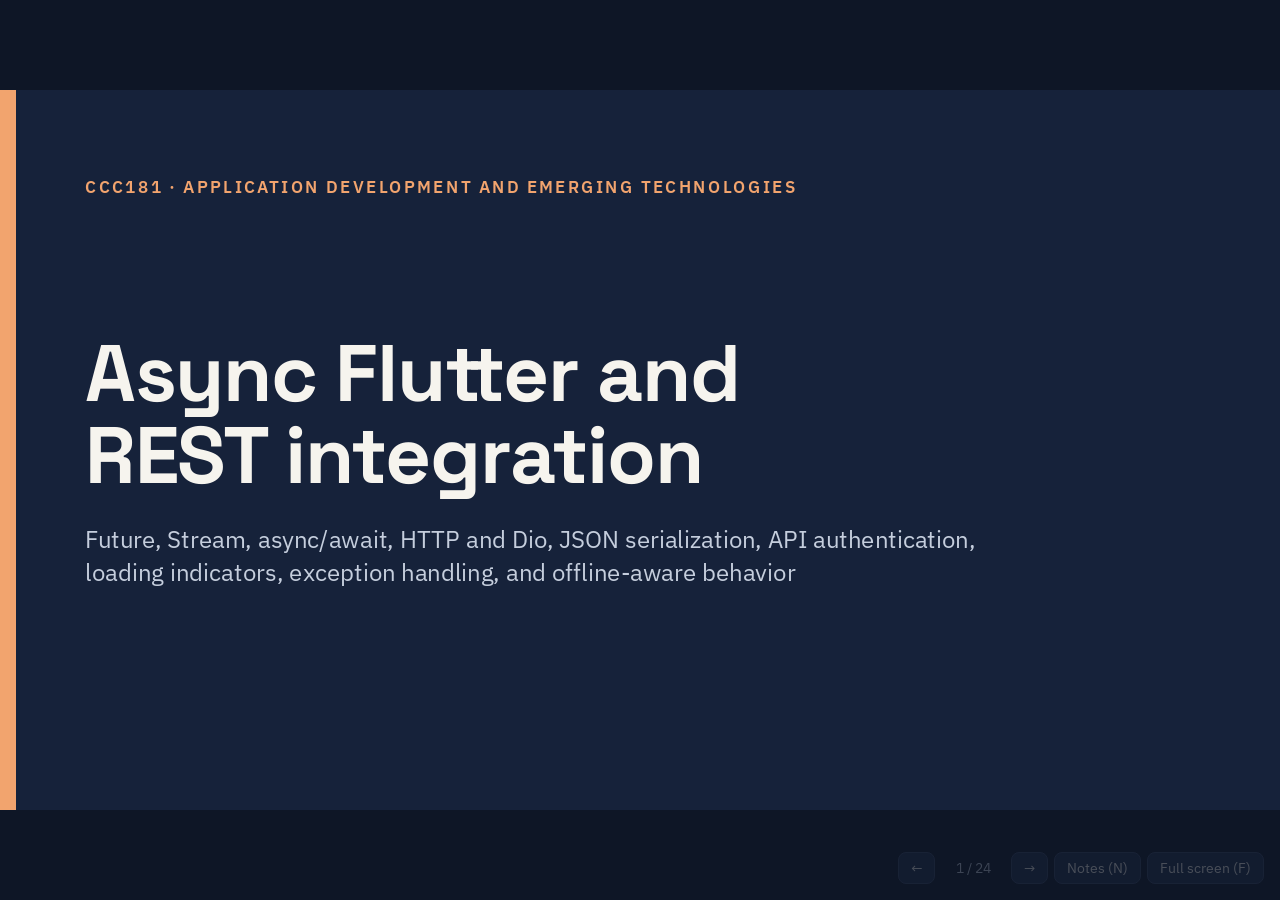
<file: lecture/notes/CCC181-Week10-Asynchronous-Flutter-and-REST-Integration.html>
<!doctype html>
<html lang="en">
<head>
<meta charset="utf-8">
<meta name="viewport" content="width=device-width, initial-scale=1">
<title>Week 10: Asynchronous Flutter and REST Integration</title>
<link rel="preconnect" href="https://fonts.googleapis.com">
<link rel="preconnect" href="https://fonts.gstatic.com" crossorigin>
<link rel="stylesheet" href="https://fonts.googleapis.com/css2?family=Space+Grotesk:wght@400..700&family=IBM+Plex+Sans:ital,wght@0,400;0,500;0,600;0,700;1,400&family=JetBrains+Mono:wght@400;700&display=swap">
<style>
  * { box-sizing: border-box; font-variant-ligatures: none; font-feature-settings: "liga" 0, "calt" 0; }
  html, body { margin: 0; height: 100%; background: #0E1626; overflow: hidden; }
  body { font-family: 'IBM Plex Sans', Arial, sans-serif; -webkit-font-smoothing: antialiased; }
  #deck { position: absolute; left: 50%; top: 50%; width: 1920px; height: 1080px; transform-origin: center center; }
  #deck > section { position: absolute; left: 0; top: 0; width: 1920px; height: 1080px; overflow: hidden; visibility: hidden; opacity: 0; transition: opacity .35s ease, visibility 0s linear .35s; }
  #deck > section.active { visibility: visible; opacity: 1; transition: opacity .35s ease; }
  h1, h2, h3, p, ul, ol, table { margin: 0; }
  ul, ol { padding-left: 1.2em; }
  aside { display: none; }
  table { border-collapse: collapse; width: 100%; }
  th, td { padding: 14px 22px; text-align: left; vertical-align: top; line-height: 1.35; }
  th { font-weight: 600; }
  td { border-top: 1px solid #E2DED3; }
  x-shape { display: block; flex: none; }
  x-shape[kind="arrow-right"] { clip-path: polygon(0 30%, 62% 30%, 62% 0, 100% 50%, 62% 100%, 62% 70%, 0 70%); }
  x-shape[kind="arrow-left"]  { clip-path: polygon(100% 30%, 38% 30%, 38% 0, 0 50%, 38% 100%, 38% 70%, 100% 70%); }
  x-shape[kind="arrow-down"]  { clip-path: polygon(30% 0, 70% 0, 70% 55%, 100% 55%, 50% 100%, 0 55%, 30% 55%); }
  x-shape[kind="arrow-up"]    { clip-path: polygon(30% 100%, 70% 100%, 70% 45%, 100% 45%, 50% 0, 0 45%, 30% 45%); }
  .ui { position: fixed; right: 16px; bottom: 16px; display: flex; gap: 6px; align-items: center; z-index: 10; font: 14px/1 'IBM Plex Sans', Arial, sans-serif; opacity: .25; transition: opacity .2s; }
  .ui:hover, .ui:focus-within { opacity: 1; }
  .ui button { font: inherit; color: #F6F4EE; background: #22304C; border: 1px solid #3A4866; border-radius: 8px; padding: 8px 12px; cursor: pointer; }
  .ui button:focus-visible { outline: 2px solid #F2A46E; outline-offset: 2px; }
  .ui span { color: #C5CEDD; min-width: 64px; text-align: center; }
  #notes { position: fixed; left: 16px; right: 16px; bottom: 64px; max-height: 40vh; overflow: auto; background: rgba(22,34,58,.96); color: #F6F4EE; border: 1px solid #3A4866; border-radius: 12px; padding: 16px 20px; font: 16px/1.5 'IBM Plex Sans', Arial, sans-serif; display: none; z-index: 9; }
  #notes.show { display: block; }
  #notes b { color: #F2A46E; }
  @media print {
    @page { size: 1920px 1080px; margin: 0; }
    html, body { height: auto; overflow: visible; background: none; }
    #deck { position: static; transform: none !important; width: 1920px; height: auto; }
    #deck > section { position: relative; visibility: visible; opacity: 1; break-after: page; page-break-after: always; }
    .ui, #notes { display: none !important; }
  }
</style>
</head>
<body>
<main id="deck" aria-live="polite">
<section id="cover" data-transition="fade" style="display:flex; flex-direction:column; justify-content:space-between; padding:128px; background:#16223A">
  <div style="position:absolute; top:0; left:0; width:24px; height:1080px; display:flex; flex-direction:column; background:#F2A46E"></div>
  <p style="font-family:'IBM Plex Sans', Arial, sans-serif; font-size:26px; font-weight:600; letter-spacing:3px; text-transform:uppercase; color:#F2A46E">CCC181 · Application Development and Emerging Technologies</p>
  <div style="display:flex; flex-direction:column; gap:40px">
    <h1 style="font-family:'Space Grotesk', Arial, sans-serif; font-size:120px; font-weight:700; line-height:1.02; letter-spacing:-2px; color:#F6F4EE">Async Flutter and<br>REST integration</h1>
    <p style="width:1400px; font-family:'IBM Plex Sans', Arial, sans-serif; font-size:36px; line-height:1.4; color:#C5CEDD">Future, Stream, async/await, HTTP and Dio, JSON serialization, API authentication, loading indicators, exception handling, and offline-aware behavior</p>
  </div>
  <div></div>
  <aside>This is the second half of the combined catch-up week. The Week 9 deck left the app with a shared TicketModel and a fake repository. Today the fake is replaced with real calls to the Flask REST API from Week 6: asynchronous code with Future and Stream, HTTP requests, JSON conversion, authentication headers, and the loading, error and offline states that make the app usable on campus Wi-Fi.</aside>
</section>
<section id="agenda" data-transition="fade" style="background:#F6F4EE; color:#1B2438; font-family:'IBM Plex Sans', Arial, sans-serif; padding:128px 128px 160px; display:flex; flex-direction:column; gap:36px">
  <div style="display:flex; flex-direction:column; gap:12px">
    <p style="font-size:24px; font-weight:600; letter-spacing:3px; text-transform:uppercase; color:#B4501E">This week</p>
    <h2 style="font-family:'Space Grotesk', Arial, sans-serif; font-size:64px; font-weight:700; line-height:1.1; color:#16223A">Connecting the app to your API</h2>
  </div>
  <div style="display:grid; grid-template-columns:1fr 1fr 1fr 1fr; gap:18px"><div style="display:flex; flex-direction:column; gap:8px; background:#FFFDF8; border:1px solid #E2DED3; border-top:6px solid #B4501E; border-radius:14px; padding:24px"><p style="font-family:'Space Grotesk', Arial, sans-serif; font-size:36px; font-weight:700; line-height:1; color:#B4501E">01</p><h3 style="font-size:28px; font-weight:600; color:#16223A">Futures</h3><p style="font-size:24px; line-height:1.35; color:#4A5366">async and await</p></div><div style="display:flex; flex-direction:column; gap:8px; background:#FFFDF8; border:1px solid #E2DED3; border-top:6px solid #B4501E; border-radius:14px; padding:24px"><p style="font-family:'Space Grotesk', Arial, sans-serif; font-size:36px; font-weight:700; line-height:1; color:#B4501E">02</p><h3 style="font-size:28px; font-weight:600; color:#16223A">Streams</h3><p style="font-size:24px; line-height:1.35; color:#4A5366">Values over time</p></div><div style="display:flex; flex-direction:column; gap:8px; background:#FFFDF8; border:1px solid #E2DED3; border-top:6px solid #B4501E; border-radius:14px; padding:24px"><p style="font-family:'Space Grotesk', Arial, sans-serif; font-size:36px; font-weight:700; line-height:1; color:#B4501E">03</p><h3 style="font-size:28px; font-weight:600; color:#16223A">HTTP client</h3><p style="font-size:24px; line-height:1.35; color:#4A5366">http and Dio</p></div><div style="display:flex; flex-direction:column; gap:8px; background:#FFFDF8; border:1px solid #E2DED3; border-top:6px solid #B4501E; border-radius:14px; padding:24px"><p style="font-family:'Space Grotesk', Arial, sans-serif; font-size:36px; font-weight:700; line-height:1; color:#B4501E">04</p><h3 style="font-size:28px; font-weight:600; color:#16223A">JSON models</h3><p style="font-size:24px; line-height:1.35; color:#4A5366">fromJson, toJson</p></div><div style="display:flex; flex-direction:column; gap:8px; background:#FFFDF8; border:1px solid #E2DED3; border-top:6px solid #2D6F78; border-radius:14px; padding:24px"><p style="font-family:'Space Grotesk', Arial, sans-serif; font-size:36px; font-weight:700; line-height:1; color:#2D6F78">05</p><h3 style="font-size:28px; font-weight:600; color:#16223A">API auth</h3><p style="font-size:24px; line-height:1.35; color:#4A5366">Tokens in headers</p></div><div style="display:flex; flex-direction:column; gap:8px; background:#FFFDF8; border:1px solid #E2DED3; border-top:6px solid #2D6F78; border-radius:14px; padding:24px"><p style="font-family:'Space Grotesk', Arial, sans-serif; font-size:36px; font-weight:700; line-height:1; color:#2D6F78">06</p><h3 style="font-size:28px; font-weight:600; color:#16223A">Loading &amp; errors</h3><p style="font-size:24px; line-height:1.35; color:#4A5366">Every state, typed errors</p></div><div style="display:flex; flex-direction:column; gap:8px; background:#FFFDF8; border:1px solid #E2DED3; border-top:6px solid #2D6F78; border-radius:14px; padding:24px"><p style="font-family:'Space Grotesk', Arial, sans-serif; font-size:36px; font-weight:700; line-height:1; color:#2D6F78">07</p><h3 style="font-size:28px; font-weight:600; color:#16223A">Offline-aware</h3><p style="font-size:24px; line-height:1.35; color:#4A5366">Cache, stale, retry</p></div><div style="display:flex; flex-direction:column; gap:8px; background:#16223A; border-radius:14px; padding:24px"><p style="font-family:'Space Grotesk', Arial, sans-serif; font-size:36px; font-weight:700; line-height:1; color:#F2A46E">08</p><h3 style="font-size:28px; font-weight:600; color:#F6F4EE">Lab</h3><p style="font-size:24px; line-height:1.35; color:#C5CEDD">Client connected to your API</p></div></div>
  <p style="font-size:28px; line-height:1.4; color:#1B2438; background:#FBE9DC; padding:22px 30px; border-radius:12px"><b>Thread through the week:</b> Ana taps Join on a slow connection. She sees “Joining…”, then her real position from PostgreSQL, or a clear message with a way to retry.</p>
  <p style="position:absolute; left:128px; bottom:64px; width:1300px; font-size:24px; color:#5A6272">CCC181 · Week 10 · Asynchronous Flutter and REST integration</p>
  <p style="position:absolute; right:128px; bottom:64px; width:120px; font-size:24px; color:#5A6272; text-align:right">02</p>
  <aside>The Week 9 architecture pays off now: only the repository changes, and every screen keeps working. The milestone asks for a Flutter client connected to the individual REST API, with data retrieval and submission and documented error states. The thread sentence covers loading, success and failure, the three states every network call must design for.</aside>
</section>
<section id="future" data-section="Futures, async and await" data-transition="fade" style="background:#F6F4EE; color:#1B2438; font-family:'IBM Plex Sans', Arial, sans-serif; padding:128px 128px 160px; display:flex; flex-direction:column; gap:36px">
  <div style="display:flex; flex-direction:column; gap:12px">
    <p style="font-size:24px; font-weight:600; letter-spacing:3px; text-transform:uppercase; color:#B4501E">Futures</p>
    <h2 style="font-family:'Space Grotesk', Arial, sans-serif; font-size:64px; font-weight:700; line-height:1.1; color:#16223A">Future: a value that arrives later</h2>
  </div>
  <div style="display:flex; flex-direction:row; gap:28px"><div style="flex:2; display:flex; flex-direction:column; gap:12px"><p style="font-family:'JetBrains Mono', 'Courier New', monospace; font-size:24px; font-weight:700; color:#5A6272">Dart</p><div style="background:#16223A; border-radius:16px; padding:24px 28px"><p style="font-family:'JetBrains Mono', 'Courier New', monospace; font-size:24px; line-height:1.5; color:#E6EAF2"><span style="color:#F2A46E">Future</span>&lt;int&gt; fetchPosition() <span style="color:#F2A46E">async</span> {<br>&#160;&#160;<span style="color:#F2A46E">await</span> <span style="color:#F2A46E">Future</span>.delayed(<span style="color:#F2A46E">const</span> Duration(seconds: 1)); <span style="color:#9AA7BD">// pretend network</span><br>&#160;&#160;<span style="color:#F2A46E">return</span> 4;<br>}<br><br><span style="color:#F2A46E">Future</span>&lt;<span style="color:#F2A46E">void</span>&gt; main() <span style="color:#F2A46E">async</span> {<br>&#160;&#160;print(<span style="color:#9FD3D9">'asking…'</span>);<br>&#160;&#160;<span style="color:#F2A46E">final</span> pos = <span style="color:#F2A46E">await</span> fetchPosition();&#160;&#160;<span style="color:#9AA7BD">// pauses here, app stays responsive</span><br>&#160;&#160;print(<span style="color:#9FD3D9">'You are number $pos'</span>);<br><br>&#160;&#160;<span style="color:#9AA7BD">// the same without await</span><br>&#160;&#160;fetchPosition().then((p) =&gt; print(<span style="color:#9FD3D9">'also $p'</span>));<br>}</p></div></div><div style="flex:1; display:flex; flex-direction:column; gap:14px"><div style="display:flex; flex-direction:column; gap:8px; background:#FFFDF8; border:1px solid #E2DED3; border-radius:14px; padding:20px 24px"><h3 style="font-size:28px; font-weight:600; color:#2D6F78"><span style="font-family:'JetBrains Mono', 'Courier New', monospace">Future&lt;T&gt;</span></h3><p style="font-size:24px; line-height:1.4; color:#4A5366">A promise of a T, or an error, later</p></div><div style="display:flex; flex-direction:column; gap:8px; background:#FFFDF8; border:1px solid #E2DED3; border-radius:14px; padding:20px 24px"><h3 style="font-size:28px; font-weight:600; color:#2D6F78"><span style="font-family:'JetBrains Mono', 'Courier New', monospace">async / await</span></h3><p style="font-size:24px; line-height:1.4; color:#4A5366">Write asynchronous code that reads top to bottom</p></div><div style="display:flex; flex-direction:column; gap:8px; background:#FFFDF8; border:1px solid #E2DED3; border-radius:14px; padding:20px 24px"><h3 style="font-size:28px; font-weight:600; color:#2D6F78">One thread</h3><p style="font-size:24px; line-height:1.4; color:#4A5366">Dart's event loop keeps the UI drawing while it waits</p></div></div></div>
  <p style="position:absolute; left:128px; bottom:64px; width:1300px; font-size:24px; color:#5A6272">CCC181 · Week 10 · Asynchronous Flutter and REST integration</p>
  <p style="position:absolute; right:128px; bottom:64px; width:120px; font-size:24px; color:#5A6272; text-align:right">03</p>
  <aside>Every network call returns a Future, the Dart equivalent of a JavaScript Promise or the Python coroutine from Week 7. await pauses the current function until the value arrives, without blocking the event loop, so animations and taps keep working. Errors thrown inside an async function surface at the await, so normal try and catch works. Forgetting await is the classic bug: the code continues with a Future instead of the value, and the linter's unawaited_futures rule catches it.</aside>
</section>
<section id="future-ui" data-transition="fade" style="background:#F6F4EE; color:#1B2438; font-family:'IBM Plex Sans', Arial, sans-serif; padding:128px 128px 160px; display:flex; flex-direction:column; gap:36px">
  <div style="display:flex; flex-direction:column; gap:12px">
    <p style="font-size:24px; font-weight:600; letter-spacing:3px; text-transform:uppercase; color:#B4501E">Futures</p>
    <h2 style="font-family:'Space Grotesk', Arial, sans-serif; font-size:64px; font-weight:700; line-height:1.1; color:#16223A">FutureBuilder, and the trap to avoid</h2>
  </div>
  <div style="display:flex; flex-direction:row; gap:28px"><div style="flex:2.6; display:flex; flex-direction:column; gap:12px"><p style="font-family:'JetBrains Mono', 'Courier New', monospace; font-size:24px; font-weight:700; color:#5A6272">lib/ui/services_list.dart</p><div style="background:#16223A; border-radius:16px; padding:24px 28px"><p style="font-family:'JetBrains Mono', 'Courier New', monospace; font-size:24px; line-height:1.25; color:#E6EAF2"><span style="color:#F2A46E">class</span> _ServicesState <span style="color:#F2A46E">extends</span> State&lt;ServicesList&gt; {<br>&#160;&#160;<span style="color:#F2A46E">late</span> <span style="color:#F2A46E">final</span> <span style="color:#F2A46E">Future</span>&lt;List&lt;Service&gt;&gt; _future =<br>&#160;&#160;&#160;&#160;&#160;&#160;context.read&lt;ServiceRepository&gt;().all();&#160;&#160;&#160;<span style="color:#9AA7BD">// created once</span><br><br>&#160;&#160;@<span style="color:#F2A46E">override</span><br>&#160;&#160;Widget build(BuildContext context) =&gt; FutureBuilder(<br>&#160;&#160;&#160;&#160;future: _future,<br>&#160;&#160;&#160;&#160;builder: (context, snap) {<br>&#160;&#160;&#160;&#160;&#160;&#160;<span style="color:#F2A46E">if</span> (snap.connectionState != ConnectionState.done) {<br>&#160;&#160;&#160;&#160;&#160;&#160;&#160;&#160;<span style="color:#F2A46E">return</span> <span style="color:#F2A46E">const</span> Center(child: CircularProgressIndicator());<br>&#160;&#160;&#160;&#160;&#160;&#160;}<br>&#160;&#160;&#160;&#160;&#160;&#160;<span style="color:#F2A46E">if</span> (snap.hasError) <span style="color:#F2A46E">return</span> <span style="color:#F2A46E">const</span> ErrorRetry(<span style="color:#9FD3D9">'Could not load services.'</span>);<br>&#160;&#160;&#160;&#160;&#160;&#160;<span style="color:#F2A46E">final</span> services = snap.data!;<br>&#160;&#160;&#160;&#160;&#160;&#160;<span style="color:#F2A46E">if</span> (services.isEmpty) <span style="color:#F2A46E">return</span> <span style="color:#F2A46E">const</span> Text(<span style="color:#9FD3D9">'No services open today.'</span>);<br>&#160;&#160;&#160;&#160;&#160;&#160;<span style="color:#F2A46E">return</span> ServiceListView(services);<br>&#160;&#160;&#160;&#160;},<br>&#160;&#160;);<br>}</p></div></div><div style="flex:1; display:flex; flex-direction:column; gap:16px"><div style="flex:1; display:flex; flex-direction:column; gap:8px; background:#FFFDF8; border-left:6px solid #8A3A14; border-radius:0px 12px 12px 0px; padding:20px 26px"><h3 style="font-size:28px; font-weight:600; color:#8A3A14">Never create the Future in build</h3><p style="font-size:25px; line-height:1.4">build runs often; each run would start a new request.</p></div><div style="flex:1; display:flex; flex-direction:column; gap:8px; background:#FFFDF8; border-left:6px solid #2D6F78; border-radius:0px 12px 12px 0px; padding:20px 26px"><h3 style="font-size:28px; font-weight:600; color:#2D6F78">Four states</h3><p style="font-size:25px; line-height:1.4">Loading, error, empty, data: the Week 3 list.</p></div></div></div>
  <p style="position:absolute; left:128px; bottom:64px; width:1300px; font-size:24px; color:#5A6272">CCC181 · Week 10 · Asynchronous Flutter and REST integration</p>
  <p style="position:absolute; right:128px; bottom:64px; width:120px; font-size:24px; color:#5A6272; text-align:right">04</p>
  <aside>FutureBuilder rebuilds when the Future completes and gives a snapshot with the connection state, data or error. The trap: build can run many times per second during animations, so calling the repository inside build sends a new request each time. Create the Future once in the State, as here, or keep the result in the Week 9 model and let the screen watch it, which is usually the better choice for app state. Use FutureBuilder for simple, screen-local loads.</aside>
</section>
<section id="streams" data-section="Streams" data-transition="fade" style="background:#F6F4EE; color:#1B2438; font-family:'IBM Plex Sans', Arial, sans-serif; padding:128px 128px 160px; display:flex; flex-direction:column; gap:36px">
  <div style="display:flex; flex-direction:column; gap:12px">
    <p style="font-size:24px; font-weight:600; letter-spacing:3px; text-transform:uppercase; color:#B4501E">Streams</p>
    <h2 style="font-family:'Space Grotesk', Arial, sans-serif; font-size:64px; font-weight:700; line-height:1.1; color:#16223A">Stream: many values over time</h2>
  </div>
  <div style="display:flex; flex-direction:row; gap:28px"><div style="flex:2.2; display:flex; flex-direction:column; gap:12px"><p style="font-family:'JetBrains Mono', 'Courier New', monospace; font-size:24px; font-weight:700; color:#5A6272">polling the position every 20 s</p><div style="background:#16223A; border-radius:16px; padding:24px 28px"><p style="font-family:'JetBrains Mono', 'Courier New', monospace; font-size:24px; line-height:1.3; color:#E6EAF2"><span style="color:#F2A46E">Stream</span>&lt;Ticket&gt; watchTicket(int id) <span style="color:#F2A46E">async</span>* {<br>&#160;&#160;<span style="color:#F2A46E">while</span> (<span style="color:#F2A46E">true</span>) {<br>&#160;&#160;&#160;&#160;<span style="color:#F2A46E">try</span> {<br>&#160;&#160;&#160;&#160;&#160;&#160;<span style="color:#F2A46E">yield</span> <span style="color:#F2A46E">await</span> repo.fetch(id);<br>&#160;&#160;&#160;&#160;} <span style="color:#F2A46E">catch</span> (e) {<br>&#160;&#160;&#160;&#160;&#160;&#160;<span style="color:#9AA7BD">// keep the stream alive; the UI shows the last value</span><br>&#160;&#160;&#160;&#160;}<br>&#160;&#160;&#160;&#160;<span style="color:#F2A46E">await</span> <span style="color:#F2A46E">Future</span>.delayed(<span style="color:#F2A46E">const</span> Duration(seconds: 20));<br>&#160;&#160;}<br>}<br><br>StreamBuilder&lt;Ticket&gt;(<br>&#160;&#160;stream: _ticketStream,&#160;&#160;&#160;&#160;&#160;&#160;&#160;&#160;&#160;&#160;<span style="color:#9AA7BD">// created once, like a Future</span><br>&#160;&#160;builder: (context, snap) =&gt; snap.hasData<br>&#160;&#160;&#160;&#160;&#160;&#160;? PositionCard(position: snap.data!.position ?? 0, minutes: 20)<br>&#160;&#160;&#160;&#160;&#160;&#160;: <span style="color:#F2A46E">const</span> Center(child: CircularProgressIndicator()),<br>)</p></div></div><div style="flex:1; display:flex; flex-direction:column; gap:14px"><div style="display:flex; flex-direction:column; gap:8px; background:#FFFDF8; border:1px solid #E2DED3; border-radius:14px; padding:20px 24px"><h3 style="font-size:28px; font-weight:600; color:#B4501E">Future vs Stream</h3><p style="font-size:24px; line-height:1.4; color:#4A5366">One value later, or a sequence of values</p></div><div style="display:flex; flex-direction:column; gap:8px; background:#FFFDF8; border:1px solid #E2DED3; border-radius:14px; padding:20px 24px"><h3 style="font-size:28px; font-weight:600; color:#B4501E"><span style="font-family:'JetBrains Mono', 'Courier New', monospace">async* / yield</span></h3><p style="font-size:24px; line-height:1.4; color:#4A5366">A function that produces a stream</p></div><div style="display:flex; flex-direction:column; gap:8px; background:#FFFDF8; border:1px solid #E2DED3; border-radius:14px; padding:20px 24px"><h3 style="font-size:28px; font-weight:600; color:#B4501E">Pause when hidden</h3><p style="font-size:24px; line-height:1.4; color:#4A5366">Stop polling when the app is in the background</p></div></div></div>
  <p style="position:absolute; left:128px; bottom:64px; width:1300px; font-size:24px; color:#5A6272">CCC181 · Week 10 · Asynchronous Flutter and REST integration</p>
  <p style="position:absolute; right:128px; bottom:64px; width:120px; font-size:24px; color:#5A6272; text-align:right">05</p>
  <aside>A Stream delivers values over time: Firestore snapshots in Week 9, a text field's changes, or this polling loop that refreshes Ana's position every 20 seconds, the interval suggested in Week 7. An uncaught error inside the generator would end the stream, so failures are caught inside the loop and the UI keeps showing the last good value. Cancel or pause polling when the app goes to the background, using AppLifecycleListener, to save battery and data; push notifications in Week 11 can replace most polling.</aside>
</section>
<section id="http-choice" data-section="Calling the API with http and Dio" data-transition="fade" style="background:#F6F4EE; color:#1B2438; font-family:'IBM Plex Sans', Arial, sans-serif; padding:128px 128px 160px; display:flex; flex-direction:column; gap:36px">
  <div style="display:flex; flex-direction:column; gap:12px">
    <p style="font-size:24px; font-weight:600; letter-spacing:3px; text-transform:uppercase; color:#B4501E">HTTP</p>
    <h2 style="font-family:'Space Grotesk', Arial, sans-serif; font-size:64px; font-weight:700; line-height:1.1; color:#16223A">Two common HTTP clients</h2>
  </div>
  <div style="display:flex; flex-direction:column; gap:28px"><table style="font-size:24px; color:#1B2438; font-family:'IBM Plex Sans', Arial, sans-serif; background:#FFFDF8; border:1px solid #E2DED3"><tr style="background:#16223A"><th style="width:20%; color:#F6F4EE"></th><th style="width:40%; color:#F6F4EE"><span style="font-family:'JetBrains Mono', 'Courier New', monospace">package:http</span></th><th style="width:40%; color:#F6F4EE"><span style="font-family:'JetBrains Mono', 'Courier New', monospace">package:dio</span></th></tr><tr><td><b>Made by</b></td><td>The Dart team</td><td>Community (popular)</td></tr><tr style="background:#F1EEE6"><td><b>JSON</b></td><td>Encode and decode yourself with <span style="font-family:'JetBrains Mono', 'Courier New', monospace">dart:convert</span></td><td>Decoded automatically</td></tr><tr><td><b>Timeouts</b></td><td><span style="font-family:'JetBrains Mono', 'Courier New', monospace">.timeout()</span> on each call</td><td>Set once in BaseOptions</td></tr><tr style="background:#F1EEE6"><td><b>Interceptors</b></td><td>Write a wrapper class</td><td>Built in: auth headers, logging, retries</td></tr><tr><td><b>Testing</b></td><td><span style="font-family:'JetBrains Mono', 'Courier New', monospace">MockClient</span> included</td><td>Adapters or mocking packages</td></tr></table><p style="font-size:26px; line-height:1.4; color:#1B2438; background:#E3EFF0; padding:20px 28px; border-radius:12px">Course examples use <b>http</b>: small and explicit. Dio is a fine choice for larger apps.</p></div>
  <p style="position:absolute; left:128px; bottom:64px; width:1300px; font-size:24px; color:#5A6272">pub.dev/packages/http · pub.dev/packages/dio</p>
  <p style="position:absolute; right:128px; bottom:64px; width:120px; font-size:24px; color:#5A6272; text-align:right">06</p>
  <aside>Both are widely used. package:http is minimal and makes every step visible, which is good for learning, and it includes a MockClient for tests. Dio adds conveniences such as base URLs, automatic JSON, interceptors, cancellation and upload progress. Pick one and use it consistently in the repository layer. Because of the Week 9 architecture, switching later only touches the data folder.</aside>
</section>
<section id="http-get" data-transition="fade" style="background:#F6F4EE; color:#1B2438; font-family:'IBM Plex Sans', Arial, sans-serif; padding:128px 128px 160px; display:flex; flex-direction:column; gap:36px">
  <div style="display:flex; flex-direction:column; gap:12px">
    <p style="font-size:24px; font-weight:600; letter-spacing:3px; text-transform:uppercase; color:#B4501E">HTTP</p>
    <h2 style="font-family:'Space Grotesk', Arial, sans-serif; font-size:64px; font-weight:700; line-height:1.1; color:#16223A">GET a ticket from the Flask API</h2>
  </div>
  <div style="display:flex; flex-direction:row; gap:28px"><div style="flex:2.2; display:flex; flex-direction:column; gap:12px"><p style="font-family:'JetBrains Mono', 'Courier New', monospace; font-size:24px; font-weight:700; color:#5A6272">lib/data/api.dart</p><div style="background:#16223A; border-radius:16px; padding:24px 28px"><p style="font-family:'JetBrains Mono', 'Courier New', monospace; font-size:24px; line-height:1.35; color:#E6EAF2"><span style="color:#F2A46E">import</span> <span style="color:#9FD3D9">'dart:convert'</span>;<br><span style="color:#F2A46E">import</span> <span style="color:#9FD3D9">'package:http/http.dart'</span> as http;<br><br><span style="color:#F2A46E">const</span> baseUrl = String.fromEnvironment(<span style="color:#9FD3D9">'API_URL'</span>,<br>&#160;&#160;&#160;&#160;defaultValue: <span style="color:#9FD3D9">'http://10.0.2.2:5000/api/v1'</span>);<br><br><span style="color:#F2A46E">Future</span>&lt;Ticket&gt; fetchTicket(http.Client client, int id) <span style="color:#F2A46E">async</span> {<br>&#160;&#160;<span style="color:#F2A46E">final</span> res = <span style="color:#F2A46E">await</span> client<br>&#160;&#160;&#160;&#160;&#160;&#160;.get(Uri.parse(<span style="color:#9FD3D9">'$baseUrl/tickets/$id'</span>),<br>&#160;&#160;&#160;&#160;&#160;&#160;&#160;&#160;&#160;&#160;&#160;headers: {<span style="color:#9FD3D9">'Accept'</span>: <span style="color:#9FD3D9">'application/json'</span>})<br>&#160;&#160;&#160;&#160;&#160;&#160;.timeout(<span style="color:#F2A46E">const</span> Duration(seconds: 10));<br>&#160;&#160;<span style="color:#F2A46E">if</span> (res.statusCode == 200) {<br>&#160;&#160;&#160;&#160;<span style="color:#F2A46E">return</span> Ticket.fromJson(jsonDecode(res.body) as Map&lt;String, dynamic&gt;);<br>&#160;&#160;}<br>&#160;&#160;<span style="color:#F2A46E">throw</span> ApiException.fromResponse(res);<br>}</p></div></div><div style="flex:1; display:flex; flex-direction:column; gap:12px"><div style="display:flex; flex-direction:column; gap:8px; background:#FFFDF8; border:1px solid #E2DED3; border-radius:14px; padding:20px 24px"><h3 style="font-size:28px; font-weight:600; color:#2D6F78"><span style="font-family:'JetBrains Mono', 'Courier New', monospace">--dart-define</span></h3><p style="font-size:24px; line-height:1.4; color:#4A5366"><span style="font-family:'JetBrains Mono', 'Courier New', monospace">flutter run --dart-define=API_URL=https://…</span> switches servers without code changes</p></div><div style="display:flex; flex-direction:column; gap:8px; background:#FFFDF8; border:1px solid #E2DED3; border-radius:14px; padding:20px 24px"><h3 style="font-size:28px; font-weight:600; color:#2D6F78">Check the status</h3><p style="font-size:24px; line-height:1.4; color:#4A5366">A 404 is still a successful HTTP call; you must look</p></div><div style="display:flex; flex-direction:column; gap:8px; background:#FFFDF8; border:1px solid #E2DED3; border-radius:14px; padding:20px 24px"><h3 style="font-size:28px; font-weight:600; color:#8A3A14">Always a timeout</h3><p style="font-size:24px; line-height:1.4; color:#4A5366">Without one, a dead network hangs forever</p></div></div></div>
  <p style="position:absolute; left:128px; bottom:64px; width:1300px; font-size:24px; color:#5A6272">CCC181 · Week 10 · Asynchronous Flutter and REST integration</p>
  <p style="position:absolute; right:128px; bottom:64px; width:120px; font-size:24px; color:#5A6272; text-align:right">07</p>
  <aside>This is the Week 6 GET /api/v1/tickets/{id} endpoint called from Dart. The base URL comes from a compile-time define so the same code points to the emulator's 10.0.2.2 during development and to the deployed HTTPS API in Week 11. Passing an http.Client in, rather than using the global http.get, makes the function testable with MockClient. Like fetch in Week 7, http does not throw on 4xx or 5xx responses, so the code checks statusCode before decoding.</aside>
</section>
<section id="from-json" data-section="JSON serialization" data-transition="fade" style="background:#F6F4EE; color:#1B2438; font-family:'IBM Plex Sans', Arial, sans-serif; padding:128px 128px 160px; display:flex; flex-direction:column; gap:36px">
  <div style="display:flex; flex-direction:column; gap:12px">
    <p style="font-size:24px; font-weight:600; letter-spacing:3px; text-transform:uppercase; color:#B4501E">JSON</p>
    <h2 style="font-family:'Space Grotesk', Arial, sans-serif; font-size:64px; font-weight:700; line-height:1.1; color:#16223A">From JSON to a Dart object</h2>
  </div>
  <div style="display:flex; flex-direction:row; gap:28px"><div style="flex:2.2; display:flex; flex-direction:column; gap:12px"><p style="font-family:'JetBrains Mono', 'Courier New', monospace; font-size:24px; font-weight:700; color:#5A6272">lib/data/models/ticket.dart</p><div style="background:#16223A; border-radius:16px; padding:24px 28px"><p style="font-family:'JetBrains Mono', 'Courier New', monospace; font-size:24px; line-height:1.3; color:#E6EAF2"><span style="color:#F2A46E">class</span> Ticket {<br>&#160;&#160;<span style="color:#F2A46E">const</span> Ticket({<span style="color:#F2A46E">required</span> <span style="color:#F2A46E">this</span>.id, <span style="color:#F2A46E">required</span> <span style="color:#F2A46E">this</span>.status,<br>&#160;&#160;&#160;&#160;&#160;&#160;<span style="color:#F2A46E">required</span> <span style="color:#F2A46E">this</span>.service, <span style="color:#F2A46E">this</span>.position, <span style="color:#F2A46E">required</span> <span style="color:#F2A46E">this</span>.createdAt});<br>&#160;&#160;<span style="color:#F2A46E">final</span> int id;<br>&#160;&#160;<span style="color:#F2A46E">final</span> String status;<br>&#160;&#160;<span style="color:#F2A46E">final</span> String service;<br>&#160;&#160;<span style="color:#F2A46E">final</span> int? position;<br>&#160;&#160;<span style="color:#F2A46E">final</span> DateTime createdAt;<br><br>&#160;&#160;factory Ticket.fromJson(Map&lt;String, dynamic&gt; j) =&gt; Ticket(<br>&#160;&#160;&#160;&#160;&#160;&#160;&#160;&#160;id: j[<span style="color:#9FD3D9">'id'</span>] as int,<br>&#160;&#160;&#160;&#160;&#160;&#160;&#160;&#160;status: j[<span style="color:#9FD3D9">'status'</span>] as String,<br>&#160;&#160;&#160;&#160;&#160;&#160;&#160;&#160;service: j[<span style="color:#9FD3D9">'service'</span>] as String,<br>&#160;&#160;&#160;&#160;&#160;&#160;&#160;&#160;position: j[<span style="color:#9FD3D9">'position'</span>] as int?,<br>&#160;&#160;&#160;&#160;&#160;&#160;&#160;&#160;createdAt: DateTime.parse(j[<span style="color:#9FD3D9">'created_at'</span>] as String),<br>&#160;&#160;&#160;&#160;&#160;&#160;);<br>}</p></div></div><div style="flex:1; display:flex; flex-direction:column; gap:12px"><p style="font-size:25px; line-height:1.45;">Matches the Week 6 response:</p><div style="background:#16223A; border-radius:16px; padding:24px 28px"><p style="font-family:'JetBrains Mono', 'Courier New', monospace; font-size:24px; line-height:1.5; color:#E6EAF2">{<span style="color:#9FD3D9">"id"</span>: 57,<br>&#160;<span style="color:#9FD3D9">"status"</span>: <span style="color:#9FD3D9">"waiting"</span>,<br>&#160;<span style="color:#9FD3D9">"service"</span>: <span style="color:#9FD3D9">"Consultation"</span>,<br>&#160;<span style="color:#9FD3D9">"position"</span>: 4,<br>&#160;<span style="color:#9FD3D9">"created_at"</span>: <span style="color:#9FD3D9">"2026-11-…"</span>}</p></div><p style="font-size:24px; line-height:1.45; color:#4A5366;"><span style="font-family:'JetBrains Mono', 'Courier New', monospace">snake_case</span> JSON keys, <span style="font-family:'JetBrains Mono', 'Courier New', monospace">camelCase</span> Dart fields.</p></div></div>
  <p style="position:absolute; left:128px; bottom:64px; width:1300px; font-size:24px; color:#5A6272">CCC181 · Week 10 · Asynchronous Flutter and REST integration</p>
  <p style="position:absolute; right:128px; bottom:64px; width:120px; font-size:24px; color:#5A6272; text-align:right">08</p>
  <aside>jsonDecode returns dynamic maps and lists; the fromJson factory turns them into a typed, immutable object so the rest of the app gets compile-time checking. Each cast documents what the API promises; if the server sends something different, the cast throws a TypeError at the boundary instead of a confusing bug deep in a widget. position is nullable because served tickets have no position. ISO 8601 strings from Flask parse directly with DateTime.parse. Keep these models in sync with the API documentation from Week 6.</aside>
</section>
<section id="json-gen" data-transition="fade" style="background:#F6F4EE; color:#1B2438; font-family:'IBM Plex Sans', Arial, sans-serif; padding:128px 128px 160px; display:flex; flex-direction:column; gap:36px">
  <div style="display:flex; flex-direction:column; gap:12px">
    <p style="font-size:24px; font-weight:600; letter-spacing:3px; text-transform:uppercase; color:#B4501E">JSON</p>
    <h2 style="font-family:'Space Grotesk', Arial, sans-serif; font-size:64px; font-weight:700; line-height:1.1; color:#16223A">Generating the code with json_serializable</h2>
  </div>
  <div style="display:flex; flex-direction:row; gap:28px"><div style="flex:2.2; display:flex; flex-direction:column; gap:12px"><p style="font-family:'JetBrains Mono', 'Courier New', monospace; font-size:24px; font-weight:700; color:#5A6272">lib/data/models/ticket.dart</p><div style="background:#16223A; border-radius:16px; padding:24px 28px"><p style="font-family:'JetBrains Mono', 'Courier New', monospace; font-size:24px; line-height:1.3; color:#E6EAF2"><span style="color:#F2A46E">import</span> <span style="color:#9FD3D9">'package:json_annotation/json_annotation.dart'</span>;<br>part <span style="color:#9FD3D9">'ticket.g.dart'</span>;<br><br>@JsonSerializable(fieldRename: FieldRename.snake)<br><span style="color:#F2A46E">class</span> Ticket {<br>&#160;&#160;Ticket({<span style="color:#F2A46E">required</span> <span style="color:#F2A46E">this</span>.id, <span style="color:#F2A46E">required</span> <span style="color:#F2A46E">this</span>.status,<br>&#160;&#160;&#160;&#160;&#160;&#160;<span style="color:#F2A46E">required</span> <span style="color:#F2A46E">this</span>.service, <span style="color:#F2A46E">this</span>.position, <span style="color:#F2A46E">required</span> <span style="color:#F2A46E">this</span>.createdAt});<br>&#160;&#160;<span style="color:#F2A46E">final</span> int id;<br>&#160;&#160;<span style="color:#F2A46E">final</span> String status;<br>&#160;&#160;<span style="color:#F2A46E">final</span> String service;<br>&#160;&#160;<span style="color:#F2A46E">final</span> int? position;<br>&#160;&#160;<span style="color:#F2A46E">final</span> DateTime createdAt;&#160;&#160;&#160;&#160;&#160;&#160;&#160;&#160;&#160;&#160;&#160;&#160;<span style="color:#9AA7BD">// reads "created_at"</span><br><br>&#160;&#160;factory Ticket.fromJson(Map&lt;String, dynamic&gt; json) =&gt;<br>&#160;&#160;&#160;&#160;&#160;&#160;_$TicketFromJson(json);<br>&#160;&#160;Map&lt;String, dynamic&gt; toJson() =&gt; _$TicketToJson(<span style="color:#F2A46E">this</span>);<br>}</p></div></div><div style="flex:1.1; display:flex; flex-direction:column; gap:14px"><div style="display:flex; flex-direction:column; gap:12px"><p style="font-family:'JetBrains Mono', 'Courier New', monospace; font-size:24px; font-weight:700; color:#5A6272">terminal</p><div style="background:#16223A; border-radius:16px; padding:24px 28px"><p style="font-family:'JetBrains Mono', 'Courier New', monospace; font-size:24px; line-height:1.5; color:#E6EAF2">flutter pub add json_annotation<br>flutter pub add -d build_runner json_serializable<br>dart run build_runner build</p></div></div><div style="display:flex; flex-direction:column; gap:8px; background:#FFFDF8; border:1px solid #E2DED3; border-radius:14px; padding:20px 24px"><h3 style="font-size:28px; font-weight:600; color:#2D6F78">When to use it</h3><p style="font-size:24px; line-height:1.4; color:#4A5366">More than a few models, or nested objects</p></div></div></div>
  <p style="position:absolute; left:128px; bottom:64px; width:1300px; font-size:24px; color:#5A6272">pub.dev/packages/json_serializable</p>
  <p style="position:absolute; right:128px; bottom:64px; width:120px; font-size:24px; color:#5A6272; text-align:right">09</p>
  <aside>Writing fromJson by hand is fine for two or three models and teaches what happens; code generation removes the repetition and the typos for more. fieldRename snake maps createdAt to created_at automatically. The generated ticket.g.dart file is produced by build_runner and is usually committed so the project builds without running the generator. Packages like freezed add copyWith and equality on top. Either approach is acceptable for the lab.</aside>
</section>
<section id="api-repo" data-section="The API repository" data-transition="fade" style="background:#F6F4EE; color:#1B2438; font-family:'IBM Plex Sans', Arial, sans-serif; padding:128px 128px 160px; display:flex; flex-direction:column; gap:36px">
  <div style="display:flex; flex-direction:column; gap:12px">
    <p style="font-size:24px; font-weight:600; letter-spacing:3px; text-transform:uppercase; color:#B4501E">Repository</p>
    <h2 style="font-family:'Space Grotesk', Arial, sans-serif; font-size:64px; font-weight:700; line-height:1.1; color:#16223A">ApiTicketRepository replaces the fake</h2>
  </div>
  <div style="display:flex; flex-direction:row; gap:0px"><div style="flex:1; display:flex; flex-direction:column; gap:12px"><p style="font-family:'JetBrains Mono', 'Courier New', monospace; font-size:24px; font-weight:700; color:#5A6272">lib/data/api_ticket_repository.dart</p><div style="background:#16223A; border-radius:16px; padding:24px 28px"><p style="font-family:'JetBrains Mono', 'Courier New', monospace; font-size:24px; line-height:1.15; color:#E6EAF2"><span style="color:#F2A46E">class</span> ApiTicketRepository <span style="color:#F2A46E">implements</span> TicketRepository {<br>&#160;&#160;ApiTicketRepository(<span style="color:#F2A46E">this</span>._client);<br>&#160;&#160;<span style="color:#F2A46E">final</span> http.Client _client;<br>&#160;&#160;<span style="color:#F2A46E">static</span> <span style="color:#F2A46E">const</span> _json = {<span style="color:#9FD3D9">'Content-Type'</span>: <span style="color:#9FD3D9">'application/json'</span>};<br><br>&#160;&#160;@<span style="color:#F2A46E">override</span><br>&#160;&#160;<span style="color:#F2A46E">Future</span>&lt;Ticket&gt; join(String email, int serviceId) <span style="color:#F2A46E">async</span> {<br>&#160;&#160;&#160;&#160;<span style="color:#F2A46E">final</span> res = <span style="color:#F2A46E">await</span> _client<br>&#160;&#160;&#160;&#160;&#160;&#160;&#160;&#160;.post(Uri.parse(<span style="color:#9FD3D9">'$baseUrl/tickets'</span>), headers: _json,<br>&#160;&#160;&#160;&#160;&#160;&#160;&#160;&#160;&#160;&#160;&#160;&#160;&#160;&#160;body: jsonEncode({<span style="color:#9FD3D9">'email'</span>: email, <span style="color:#9FD3D9">'service_id'</span>: serviceId}))<br>&#160;&#160;&#160;&#160;&#160;&#160;&#160;&#160;.timeout(<span style="color:#F2A46E">const</span> Duration(seconds: 10));<br>&#160;&#160;&#160;&#160;<span style="color:#F2A46E">final</span> body = jsonDecode(res.body) as Map&lt;String, dynamic&gt;;<br>&#160;&#160;&#160;&#160;<span style="color:#F2A46E">return</span> <span style="color:#F2A46E">switch</span> (res.statusCode) {<br>&#160;&#160;&#160;&#160;&#160;&#160;201 =&gt; Ticket.fromJson(body),<br>&#160;&#160;&#160;&#160;&#160;&#160;422 =&gt; <span style="color:#F2A46E">throw</span> ValidationException(Map&lt;String, String&gt;.from(body[<span style="color:#9FD3D9">'errors'</span>])),<br>&#160;&#160;&#160;&#160;&#160;&#160;_&#160;&#160;&#160;=&gt; <span style="color:#F2A46E">throw</span> ApiException(res.statusCode, body[<span style="color:#9FD3D9">'title'</span>] as String?),<br>&#160;&#160;&#160;&#160;};<br>&#160;&#160;}<br>&#160;&#160;<span style="color:#9AA7BD">// fetch() and leave() follow the same pattern</span><br>}</p></div></div></div>
  <p style="position:absolute; left:128px; bottom:64px; width:1300px; font-size:24px; color:#5A6272">CCC181 · Week 10 · Asynchronous Flutter and REST integration</p>
  <p style="position:absolute; right:128px; bottom:64px; width:120px; font-size:24px; color:#5A6272; text-align:right">10</p>
  <aside>The repository implements the same interface as the Week 9 fake, so main changes one line: TicketModel(ApiTicketRepository(http.Client())). The request body matches the Week 6 POST /api/v1/tickets contract, and each documented status code maps to a result: 201 becomes a Ticket, 422 becomes a ValidationException carrying the field errors so the form can show them under the right fields, and anything else becomes a general ApiException. leave sends PATCH with {"status": "left"} and must handle 409 Conflict if the ticket was already called.</aside>
</section>
<section id="field-errors" data-transition="fade" style="background:#F6F4EE; color:#1B2438; font-family:'IBM Plex Sans', Arial, sans-serif; padding:128px 128px 160px; display:flex; flex-direction:column; gap:36px">
  <div style="display:flex; flex-direction:column; gap:12px">
    <p style="font-size:24px; font-weight:600; letter-spacing:3px; text-transform:uppercase; color:#B4501E">Repository</p>
    <h2 style="font-family:'Space Grotesk', Arial, sans-serif; font-size:64px; font-weight:700; line-height:1.1; color:#16223A">Showing server validation errors in the form</h2>
  </div>
  <div style="display:flex; flex-direction:row; gap:28px"><div style="flex:1.6; display:flex; flex-direction:column; gap:12px"><p style="font-family:'JetBrains Mono', 'Courier New', monospace; font-size:24px; font-weight:700; color:#5A6272">lib/state/ticket_model.dart</p><div style="background:#16223A; border-radius:16px; padding:24px 28px"><p style="font-family:'JetBrains Mono', 'Courier New', monospace; font-size:24px; line-height:1.22; color:#E6EAF2"><span style="color:#9AA7BD">// TicketModel</span><br>Map&lt;String, String&gt; fieldErrors = {};<br><br><span style="color:#F2A46E">Future</span>&lt;<span style="color:#F2A46E">void</span>&gt; join(String email, int serviceId) <span style="color:#F2A46E">async</span> {<br>&#160;&#160;loading = <span style="color:#F2A46E">true</span>; error = <span style="color:#F2A46E">null</span>; fieldErrors = {};<br>&#160;&#160;notifyListeners();<br>&#160;&#160;<span style="color:#F2A46E">try</span> {<br>&#160;&#160;&#160;&#160;ticket = <span style="color:#F2A46E">await</span> _repo.join(email, serviceId);<br>&#160;&#160;} <span style="color:#F2A46E">on</span> ValidationException <span style="color:#F2A46E">catch</span> (e) {<br>&#160;&#160;&#160;&#160;fieldErrors = e.errors;&#160;&#160;&#160;<span style="color:#9AA7BD">// field -&gt; message</span><br>&#160;&#160;} <span style="color:#F2A46E">on</span> AppError <span style="color:#F2A46E">catch</span> (e) {<br>&#160;&#160;&#160;&#160;error = e.message;<br>&#160;&#160;} finally {<br>&#160;&#160;&#160;&#160;loading = <span style="color:#F2A46E">false</span>;<br>&#160;&#160;&#160;&#160;notifyListeners();<br>&#160;&#160;}<br>}</p></div></div><div style="flex:1.4; display:flex; flex-direction:column; gap:12px"><p style="font-family:'JetBrains Mono', 'Courier New', monospace; font-size:24px; font-weight:700; color:#5A6272">lib/ui/join_screen.dart</p><div style="background:#16223A; border-radius:16px; padding:24px 28px"><p style="font-family:'JetBrains Mono', 'Courier New', monospace; font-size:24px; line-height:1.5; color:#E6EAF2"><span style="color:#9AA7BD">// JoinScreen</span><br>DropdownButtonFormField&lt;int&gt;(<br>&#160;&#160;decoration: InputDecoration(<br>&#160;&#160;&#160;&#160;labelText: <span style="color:#9FD3D9">'Reason for visit'</span>,<br>&#160;&#160;&#160;&#160;errorText: model.fieldErrors[<span style="color:#9FD3D9">'service_id'</span>],<br>&#160;&#160;),<br>&#160;&#160;<span style="color:#9AA7BD">// ...</span><br>)</p></div></div></div>
  <p style="position:absolute; left:128px; bottom:64px; width:1300px; font-size:24px; color:#5A6272">CCC181 · Week 10 · Asynchronous Flutter and REST integration</p>
  <p style="position:absolute; right:128px; bottom:64px; width:120px; font-size:24px; color:#5A6272; text-align:right">11</p>
  <aside>This closes the loop from the Week 6 validation slide: the server's field-level errors appear under the matching inputs in the app, in words, not just a red border, which was the Week 3 accessibility rule. Client validators catch simple mistakes instantly; the server catches everything else, such as a service that closed a minute ago. Distinguishing ValidationException from other errors lets the model show field errors in the form and general problems in a banner.</aside>
</section>
<section id="auth" data-section="Authenticated requests" data-transition="fade" style="background:#F6F4EE; color:#1B2438; font-family:'IBM Plex Sans', Arial, sans-serif; padding:128px 128px 160px; display:flex; flex-direction:column; gap:36px">
  <div style="display:flex; flex-direction:column; gap:12px">
    <p style="font-size:24px; font-weight:600; letter-spacing:3px; text-transform:uppercase; color:#B4501E">API auth</p>
    <h2 style="font-family:'Space Grotesk', Arial, sans-serif; font-size:64px; font-weight:700; line-height:1.1; color:#16223A">Authenticated requests with a token</h2>
  </div>
  <div style="display:flex; flex-direction:row; gap:28px"><div style="flex:1.6; display:flex; flex-direction:column; gap:12px"><p style="font-family:'JetBrains Mono', 'Courier New', monospace; font-size:24px; font-weight:700; color:#5A6272">lib/data/auth.dart</p><div style="background:#16223A; border-radius:16px; padding:24px 28px"><p style="font-family:'JetBrains Mono', 'Courier New', monospace; font-size:24px; line-height:1.35; color:#E6EAF2"><span style="color:#F2A46E">const</span> storage = FlutterSecureStorage();<br><br><span style="color:#9AA7BD">// after a successful login (Week 11 endpoint)</span><br><span style="color:#F2A46E">await</span> storage.write(key: <span style="color:#9FD3D9">'token'</span>, value: token);<br><br><span style="color:#9AA7BD">// every request</span><br><span style="color:#F2A46E">final</span> token = <span style="color:#F2A46E">await</span> storage.read(key: <span style="color:#9FD3D9">'token'</span>);<br><span style="color:#F2A46E">final</span> res = <span style="color:#F2A46E">await</span> client.get(uri, headers: {<br>&#160;&#160;<span style="color:#9FD3D9">'Accept'</span>: <span style="color:#9FD3D9">'application/json'</span>,<br>&#160;&#160;<span style="color:#F2A46E">if</span> (token != <span style="color:#F2A46E">null</span>) <span style="color:#9FD3D9">'Authorization'</span>: <span style="color:#9FD3D9">'Bearer $token'</span>,<br>});<br><br><span style="color:#F2A46E">if</span> (res.statusCode == 401) {<br>&#160;&#160;<span style="color:#F2A46E">await</span> storage.delete(key: <span style="color:#9FD3D9">'token'</span>);<br>&#160;&#160;router.go(<span style="color:#9FD3D9">'/login'</span>);<br>}</p></div></div><div style="flex:1.2; display:flex; flex-direction:column; gap:14px"><div style="display:flex; flex-direction:row; align-items:center; gap:10px"><p style="flex:1; font-size:25px; line-height:1.3; background:#FFFDF8; border:1px solid #E2DED3; padding:14px 16px; border-radius:10px">Log in</p><x-shape kind="arrow-right" style="width:32px; height:16px; background:#2D6F78"></x-shape><p style="flex:1; font-size:25px; line-height:1.3; background:#FFFDF8; border:1px solid #E2DED3; padding:14px 16px; border-radius:10px">Store token</p><x-shape kind="arrow-right" style="width:32px; height:16px; background:#2D6F78"></x-shape><p style="flex:1; font-size:25px; line-height:1.3; background:#16223A; color:#F6F4EE; padding:14px 16px; border-radius:10px">Send header</p></div><div style="display:flex; flex-direction:column; gap:8px; background:#FFFDF8; border:1px solid #E2DED3; border-radius:14px; padding:20px 24px"><h3 style="font-size:28px; font-weight:600; color:#2D6F78">401 means log in again</h3><p style="font-size:24px; line-height:1.4; color:#4A5366">The token expired or is invalid</p></div><div style="display:flex; flex-direction:column; gap:8px; background:#FFFDF8; border:1px solid #E2DED3; border-radius:14px; padding:20px 24px"><h3 style="font-size:28px; font-weight:600; color:#8A3A14">Secure storage only</h3><p style="font-size:24px; line-height:1.4; color:#4A5366">Never shared_preferences, never in Git</p></div></div></div>
  <p style="position:absolute; left:128px; bottom:64px; width:1300px; font-size:24px; color:#5A6272">CCC181 · Week 10 · Asynchronous Flutter and REST integration</p>
  <p style="position:absolute; right:128px; bottom:64px; width:120px; font-size:24px; color:#5A6272; text-align:right">12</p>
  <aside>REST is stateless, so the client proves who it is on every request, usually with a bearer token in the Authorization header. The Flask side, issuing and checking tokens and deciding who may do what, is built in Week 11; this slide prepares the client. Store the token in flutter_secure_storage, which uses the Android Keystore and iOS Keychain. Handle 401 in one place, in the API client or a Dio interceptor, by clearing the token and sending the user to the login screen. Over plain HTTP the token can be intercepted, which is one more reason the deployed API must use HTTPS.</aside>
</section>
<section id="dio" data-transition="fade" style="background:#F6F4EE; color:#1B2438; font-family:'IBM Plex Sans', Arial, sans-serif; padding:128px 128px 160px; display:flex; flex-direction:column; gap:36px">
  <div style="display:flex; flex-direction:column; gap:12px">
    <p style="font-size:24px; font-weight:600; letter-spacing:3px; text-transform:uppercase; color:#B4501E">API auth</p>
    <h2 style="font-family:'Space Grotesk', Arial, sans-serif; font-size:64px; font-weight:700; line-height:1.1; color:#16223A">The same with a Dio interceptor</h2>
  </div>
  <div style="display:flex; flex-direction:row; gap:0px"><div style="flex:1; display:flex; flex-direction:column; gap:12px"><p style="font-family:'JetBrains Mono', 'Courier New', monospace; font-size:24px; font-weight:700; color:#5A6272">lib/data/dio_client.dart</p><div style="background:#16223A; border-radius:16px; padding:24px 28px"><p style="font-family:'JetBrains Mono', 'Courier New', monospace; font-size:24px; line-height:1.2; color:#E6EAF2"><span style="color:#F2A46E">final</span> dio = Dio(BaseOptions(<br>&#160;&#160;baseUrl: baseUrl,<br>&#160;&#160;connectTimeout: <span style="color:#F2A46E">const</span> Duration(seconds: 5),<br>&#160;&#160;receiveTimeout: <span style="color:#F2A46E">const</span> Duration(seconds: 10),<br>));<br><br>dio.interceptors.add(InterceptorsWrapper(<br>&#160;&#160;onRequest: (options, handler) <span style="color:#F2A46E">async</span> {<br>&#160;&#160;&#160;&#160;<span style="color:#F2A46E">final</span> token = <span style="color:#F2A46E">await</span> storage.read(key: <span style="color:#9FD3D9">'token'</span>);<br>&#160;&#160;&#160;&#160;<span style="color:#F2A46E">if</span> (token != <span style="color:#F2A46E">null</span>) options.headers[<span style="color:#9FD3D9">'Authorization'</span>] = <span style="color:#9FD3D9">'Bearer $token'</span>;<br>&#160;&#160;&#160;&#160;handler.next(options);<br>&#160;&#160;},<br>&#160;&#160;onError: (e, handler) <span style="color:#F2A46E">async</span> {<br>&#160;&#160;&#160;&#160;<span style="color:#F2A46E">if</span> (e.response?.statusCode == 401) <span style="color:#F2A46E">await</span> storage.delete(key: <span style="color:#9FD3D9">'token'</span>);<br>&#160;&#160;&#160;&#160;handler.next(e);<br>&#160;&#160;},<br>));<br><br><span style="color:#F2A46E">final</span> res = <span style="color:#F2A46E">await</span> dio.get(<span style="color:#9FD3D9">'/tickets/57'</span>);&#160;&#160;&#160;<span style="color:#9AA7BD">// res.data is already decoded</span></p></div></div></div>
  <p style="position:absolute; left:128px; bottom:64px; width:1300px; font-size:24px; color:#5A6272">CCC181 · Week 10 · Asynchronous Flutter and REST integration</p>
  <p style="position:absolute; right:128px; bottom:64px; width:120px; font-size:24px; color:#5A6272; text-align:right">13</p>
  <aside>For students who choose Dio, interceptors put cross-cutting concerns in one place: the token is attached to every request and a 401 clears it, without repeating code in each repository method. Dio throws a DioException for non-2xx responses by default, with the response attached, so the repository catches DioException and maps it to the app's error types. Logging interceptors such as LogInterceptor help during development but must not log tokens in production builds.</aside>
</section>
<section id="errors" data-section="Exceptions, loading and offline-aware behavior" data-transition="fade" style="background:#F6F4EE; color:#1B2438; font-family:'IBM Plex Sans', Arial, sans-serif; padding:128px 128px 160px; display:flex; flex-direction:column; gap:36px">
  <div style="display:flex; flex-direction:column; gap:12px">
    <p style="font-size:24px; font-weight:600; letter-spacing:3px; text-transform:uppercase; color:#B4501E">Exceptions</p>
    <h2 style="font-family:'Space Grotesk', Arial, sans-serif; font-size:64px; font-weight:700; line-height:1.1; color:#16223A">Turn technical failures into messages people understand</h2>
  </div>
  <div style="display:flex; flex-direction:column; gap:28px"><table style="font-size:24px; color:#1B2438; font-family:'IBM Plex Sans', Arial, sans-serif; background:#FFFDF8; border:1px solid #E2DED3"><tr style="background:#16223A"><th style="width:20%; color:#F6F4EE">What failed</th><th style="width:32%; color:#F6F4EE">Dart exception or status</th><th style="width:48%; color:#F6F4EE">Message for Ana</th></tr><tr><td><b>No network</b></td><td><span style="font-family:'JetBrains Mono', 'Courier New', monospace">SocketException</span></td><td>You seem to be offline. Showing your last saved place.</td></tr><tr style="background:#F1EEE6"><td><b>Server too slow</b></td><td><span style="font-family:'JetBrains Mono', 'Courier New', monospace">TimeoutException</span></td><td>ClinicQ is taking too long. Try again.</td></tr><tr><td><b>Bad input</b></td><td>422 <span style="font-family:'JetBrains Mono', 'Courier New', monospace">ValidationException</span></td><td>Shown under the field it concerns</td></tr><tr style="background:#F1EEE6"><td><b>State changed</b></td><td>409</td><td>Your ticket was already called. Head to the clinic.</td></tr><tr><td><b>Not logged in</b></td><td>401</td><td>Please sign in again.</td></tr><tr style="background:#F1EEE6"><td><b>Server bug</b></td><td>5xx or <span style="font-family:'JetBrains Mono', 'Courier New', monospace">FormatException</span></td><td>Something went wrong on our side. Try again.</td></tr></table></div>
  <p style="position:absolute; left:128px; bottom:64px; width:1300px; font-size:24px; color:#5A6272">CCC181 · Week 10 · Asynchronous Flutter and REST integration</p>
  <p style="position:absolute; right:128px; bottom:64px; width:120px; font-size:24px; color:#5A6272; text-align:right">14</p>
  <aside>This table is the documented error states deliverable in miniature: every failure the client can hit, how it shows up in code, and what the user sees. Messages follow the Week 3 pattern: what happened in plain words and what to do next. Never show raw exception text or status codes to users. A FormatException usually means the server returned HTML, such as an error page, instead of JSON, which Week 6's JSON error handlers should prevent.</aside>
</section>
<section id="guard" data-transition="fade" style="background:#F6F4EE; color:#1B2438; font-family:'IBM Plex Sans', Arial, sans-serif; padding:128px 128px 160px; display:flex; flex-direction:column; gap:36px">
  <div style="display:flex; flex-direction:column; gap:12px">
    <p style="font-size:24px; font-weight:600; letter-spacing:3px; text-transform:uppercase; color:#B4501E">Exceptions</p>
    <h2 style="font-family:'Space Grotesk', Arial, sans-serif; font-size:64px; font-weight:700; line-height:1.1; color:#16223A">One place that maps exceptions</h2>
  </div>
  <div style="display:flex; flex-direction:row; gap:28px"><div style="flex:1.7; display:flex; flex-direction:column; gap:12px"><p style="font-family:'JetBrains Mono', 'Courier New', monospace; font-size:24px; font-weight:700; color:#5A6272">lib/data/errors.dart</p><div style="background:#16223A; border-radius:16px; padding:24px 28px"><p style="font-family:'JetBrains Mono', 'Courier New', monospace; font-size:24px; line-height:1.22; color:#E6EAF2"><span style="color:#F2A46E">class</span> AppError <span style="color:#F2A46E">implements</span> Exception {<br>&#160;&#160;<span style="color:#F2A46E">const</span> AppError(<span style="color:#F2A46E">this</span>.message);<br>&#160;&#160;<span style="color:#F2A46E">final</span> String message;<br>}<br><br><span style="color:#F2A46E">Future</span>&lt;T&gt; guard&lt;T&gt;(<span style="color:#F2A46E">Future</span>&lt;T&gt; Function() call) <span style="color:#F2A46E">async</span> {<br>&#160;&#160;<span style="color:#F2A46E">try</span> {<br>&#160;&#160;&#160;&#160;<span style="color:#F2A46E">return</span> <span style="color:#F2A46E">await</span> call();<br>&#160;&#160;} <span style="color:#F2A46E">on</span> SocketException {<br>&#160;&#160;&#160;&#160;<span style="color:#F2A46E">throw</span> <span style="color:#F2A46E">const</span> AppError(<span style="color:#9FD3D9">'You seem to be offline.'</span>);<br>&#160;&#160;} <span style="color:#F2A46E">on</span> TimeoutException {<br>&#160;&#160;&#160;&#160;<span style="color:#F2A46E">throw</span> <span style="color:#F2A46E">const</span> AppError(<span style="color:#9FD3D9">'ClinicQ is taking too long. Try again.'</span>);<br>&#160;&#160;} <span style="color:#F2A46E">on</span> http.ClientException {<br>&#160;&#160;&#160;&#160;<span style="color:#F2A46E">throw</span> <span style="color:#F2A46E">const</span> AppError(<span style="color:#9FD3D9">'Could not reach ClinicQ.'</span>);<br>&#160;&#160;} <span style="color:#F2A46E">on</span> FormatException {<br>&#160;&#160;&#160;&#160;<span style="color:#F2A46E">throw</span> <span style="color:#F2A46E">const</span> AppError(<span style="color:#9FD3D9">'Unexpected reply from the server.'</span>);<br>&#160;&#160;}<br>}</p></div></div><div style="flex:1; display:flex; flex-direction:column; gap:14px"><p style="font-size:25px; line-height:1.45;">Wrap each repository call: <span style="font-family:'JetBrains Mono', 'Courier New', monospace">guard(() =&gt; _join(email, id))</span></p><div style="display:flex; flex-direction:column; gap:8px; background:#FFFDF8; border:1px solid #E2DED3; border-radius:14px; padding:20px 24px"><h3 style="font-size:28px; font-weight:600; color:#B4501E">Specific first</h3><p style="font-size:24px; line-height:1.4; color:#4A5366">Catch known types with <span style="font-family:'JetBrains Mono', 'Courier New', monospace">on</span>; let real bugs surface in development</p></div><div style="display:flex; flex-direction:column; gap:8px; background:#FFFDF8; border:1px solid #E2DED3; border-radius:14px; padding:20px 24px"><h3 style="font-size:28px; font-weight:600; color:#B4501E">UI stays simple</h3><p style="font-size:24px; line-height:1.4; color:#4A5366">State shows <span style="font-family:'JetBrains Mono', 'Courier New', monospace">error.message</span>; no networking knowledge needed</p></div></div></div>
  <p style="position:absolute; left:128px; bottom:64px; width:1300px; font-size:24px; color:#5A6272">CCC181 · Week 10 · Asynchronous Flutter and REST integration</p>
  <p style="position:absolute; right:128px; bottom:64px; width:120px; font-size:24px; color:#5A6272; text-align:right">15</p>
  <aside>Centralizing the mapping means screens and state never deal with SocketException or status codes, only with AppError messages and ValidationException. Catching specific types is important: a blanket catch that hides every error would also hide programming mistakes like a null check failure, making bugs invisible. SocketException comes from dart:io and does not exist on Flutter web; ClientException covers similar cases there.</aside>
</section>
<section id="loading-ui" data-transition="fade" style="background:#F6F4EE; color:#1B2438; font-family:'IBM Plex Sans', Arial, sans-serif; padding:128px 128px 160px; display:flex; flex-direction:column; gap:36px">
  <div style="display:flex; flex-direction:column; gap:12px">
    <p style="font-size:24px; font-weight:600; letter-spacing:3px; text-transform:uppercase; color:#B4501E">Loading</p>
    <h2 style="font-family:'Space Grotesk', Arial, sans-serif; font-size:64px; font-weight:700; line-height:1.1; color:#16223A">Loading indicators that respect the user</h2>
  </div>
  <div style="display:grid; grid-template-columns:1fr 1fr 1fr; gap:18px"><div style="display:flex; flex-direction:column; gap:8px; background:#FFFDF8; border:1px solid #E2DED3; border-radius:14px; padding:20px 24px"><h3 style="font-size:28px; font-weight:600; color:#2D6F78">Spinner</h3><p style="font-size:24px; line-height:1.4; color:#4A5366"><span style="font-family:'JetBrains Mono', 'Courier New', monospace">CircularProgressIndicator</span> for short waits with nothing to show yet</p></div><div style="display:flex; flex-direction:column; gap:8px; background:#FFFDF8; border:1px solid #E2DED3; border-radius:14px; padding:20px 24px"><h3 style="font-size:28px; font-weight:600; color:#2D6F78">Progress bar</h3><p style="font-size:24px; line-height:1.4; color:#4A5366"><span style="font-family:'JetBrains Mono', 'Courier New', monospace">LinearProgressIndicator</span> at the top while refreshing existing content</p></div><div style="display:flex; flex-direction:column; gap:8px; background:#FFFDF8; border:1px solid #E2DED3; border-radius:14px; padding:20px 24px"><h3 style="font-size:28px; font-weight:600; color:#2D6F78">Skeletons</h3><p style="font-size:24px; line-height:1.4; color:#4A5366">Gray placeholders shaped like the content for lists</p></div><div style="display:flex; flex-direction:column; gap:8px; background:#FFFDF8; border:1px solid #E2DED3; border-radius:14px; padding:20px 24px"><h3 style="font-size:28px; font-weight:600; color:#B4501E">Keep old data</h3><p style="font-size:24px; line-height:1.4; color:#4A5366">Refresh in place; don't blank the screen to show a spinner</p></div><div style="display:flex; flex-direction:column; gap:8px; background:#FFFDF8; border:1px solid #E2DED3; border-radius:14px; padding:20px 24px"><h3 style="font-size:28px; font-weight:600; color:#B4501E">Pull to refresh</h3><p style="font-size:24px; line-height:1.4; color:#4A5366"><span style="font-family:'JetBrains Mono', 'Courier New', monospace">RefreshIndicator</span> lets users ask for fresh data</p></div><div style="display:flex; flex-direction:column; gap:8px; background:#FFFDF8; border:1px solid #E2DED3; border-radius:14px; padding:20px 24px"><h3 style="font-size:28px; font-weight:600; color:#B4501E">Disable, don't hide</h3><p style="font-size:24px; line-height:1.4; color:#4A5366">Buttons show “Joining…” and ignore extra taps</p></div></div>
  <p style="position:absolute; left:128px; bottom:64px; width:1300px; font-size:24px; color:#5A6272">CCC181 · Week 10 · Asynchronous Flutter and REST integration</p>
  <p style="position:absolute; right:128px; bottom:64px; width:120px; font-size:24px; color:#5A6272; text-align:right">16</p>
  <aside>Visibility of system status from Week 3, now on a phone. The worst pattern is replacing a screen full of useful data with a spinner on every refresh; on a slow connection Ana would stare at a spinner instead of her position. Show the existing data with a thin progress bar while new data loads. Skeleton screens make lists feel faster. Every submit button needs a disabled, labeled sending state, which also prevents duplicate tickets.</aside>
</section>
<section id="offline" data-transition="fade" style="background:#F6F4EE; color:#1B2438; font-family:'IBM Plex Sans', Arial, sans-serif; padding:128px 128px 160px; display:flex; flex-direction:column; gap:36px">
  <div style="display:flex; flex-direction:column; gap:12px">
    <p style="font-size:24px; font-weight:600; letter-spacing:3px; text-transform:uppercase; color:#B4501E">Offline-aware</p>
    <h2 style="font-family:'Space Grotesk', Arial, sans-serif; font-size:64px; font-weight:700; line-height:1.1; color:#16223A">Offline-aware, not offline-broken</h2>
  </div>
  <div style="display:flex; flex-direction:column; gap:28px"><div style="display:grid; grid-template-columns:1fr 1fr 1fr; gap:18px"><div style="display:flex; flex-direction:column; gap:8px; background:#FFFDF8; border:1px solid #E2DED3; border-radius:14px; padding:20px 24px"><h3 style="font-size:28px; font-weight:600; color:#2D6F78">Cache the last good answer</h3><p style="font-size:24px; line-height:1.4; color:#4A5366">Save each successful response locally</p></div><div style="display:flex; flex-direction:column; gap:8px; background:#FFFDF8; border:1px solid #E2DED3; border-radius:14px; padding:20px 24px"><h3 style="font-size:28px; font-weight:600; color:#2D6F78">Show it, marked stale</h3><p style="font-size:24px; line-height:1.4; color:#4A5366">“Updated 5 min ago · offline”: the Week 3 freshness cue</p></div><div style="display:flex; flex-direction:column; gap:8px; background:#FFFDF8; border:1px solid #E2DED3; border-radius:14px; padding:20px 24px"><h3 style="font-size:28px; font-weight:600; color:#2D6F78">Retry automatically</h3><p style="font-size:24px; line-height:1.4; color:#4A5366">On a timer and when the app returns to the foreground</p></div><div style="display:flex; flex-direction:column; gap:8px; background:#FFFDF8; border:1px solid #E2DED3; border-radius:14px; padding:20px 24px"><h3 style="font-size:28px; font-weight:600; color:#B4501E">Queue safe writes</h3><p style="font-size:24px; line-height:1.4; color:#4A5366">Keep a draft; send when online, with an idempotency key</p></div><div style="display:flex; flex-direction:column; gap:8px; background:#FFFDF8; border:1px solid #E2DED3; border-radius:14px; padding:20px 24px"><h3 style="font-size:28px; font-weight:600; color:#B4501E">Block risky actions</h3><p style="font-size:24px; line-height:1.4; color:#4A5366">Some actions need the server now; say so plainly</p></div><div style="display:flex; flex-direction:column; gap:8px; background:#FFFDF8; border:1px solid #E2DED3; border-radius:14px; padding:20px 24px"><h3 style="font-size:28px; font-weight:600; color:#B4501E">Connectivity is a hint</h3><p style="font-size:24px; line-height:1.4; color:#4A5366"><span style="font-family:'JetBrains Mono', 'Courier New', monospace">connectivity_plus</span> says Wi-Fi is on, not that the API is reachable</p></div></div></div>
  <p style="position:absolute; left:128px; bottom:64px; width:1300px; font-size:24px; color:#5A6272">CCC181 · Week 10 · Asynchronous Flutter and REST integration</p>
  <p style="position:absolute; right:128px; bottom:64px; width:120px; font-size:24px; color:#5A6272; text-align:right">17</p>
  <aside>Full offline support with synchronization is a big project; offline-aware behavior is achievable: the app never shows a blank or frozen screen when the network drops. Cache the last ticket and show it with its age; retry quietly; and explain what cannot be done offline, such as joining the queue, which must reach the server to get a real position. Being connected to Wi-Fi does not mean the API is reachable, as campus captive portals show, so treat a successful request as the real signal.</aside>
</section>
<section id="offline-code" data-transition="fade" style="background:#F6F4EE; color:#1B2438; font-family:'IBM Plex Sans', Arial, sans-serif; padding:128px 128px 160px; display:flex; flex-direction:column; gap:36px">
  <div style="display:flex; flex-direction:column; gap:12px">
    <p style="font-size:24px; font-weight:600; letter-spacing:3px; text-transform:uppercase; color:#B4501E">Offline-aware</p>
    <h2 style="font-family:'Space Grotesk', Arial, sans-serif; font-size:64px; font-weight:700; line-height:1.1; color:#16223A">Falling back to the cached ticket</h2>
  </div>
  <div style="display:flex; flex-direction:row; gap:0px"><div style="flex:1; display:flex; flex-direction:column; gap:12px"><p style="font-family:'JetBrains Mono', 'Courier New', monospace; font-size:24px; font-weight:700; color:#5A6272">lib/data/cached_ticket_repository.dart</p><div style="background:#16223A; border-radius:16px; padding:24px 28px"><p style="font-family:'JetBrains Mono', 'Courier New', monospace; font-size:24px; line-height:1.4; color:#E6EAF2"><span style="color:#F2A46E">Future</span>&lt;Ticket&gt; fetch(int id) <span style="color:#F2A46E">async</span> {<br>&#160;&#160;<span style="color:#F2A46E">try</span> {<br>&#160;&#160;&#160;&#160;<span style="color:#F2A46E">final</span> t = <span style="color:#F2A46E">await</span> guard(() =&gt; _api.fetch(id));<br>&#160;&#160;&#160;&#160;<span style="color:#F2A46E">await</span> _prefs.setString(<span style="color:#9FD3D9">'ticket_$id'</span>, jsonEncode(t.toJson()));<br>&#160;&#160;&#160;&#160;<span style="color:#F2A46E">await</span> _prefs.setString(<span style="color:#9FD3D9">'ticket_${id}_at'</span>, DateTime.now().toIso8601String());<br>&#160;&#160;&#160;&#160;<span style="color:#F2A46E">return</span> t;<br>&#160;&#160;} <span style="color:#F2A46E">on</span> AppError {<br>&#160;&#160;&#160;&#160;<span style="color:#F2A46E">final</span> saved = _prefs.getString(<span style="color:#9FD3D9">'ticket_$id'</span>);<br>&#160;&#160;&#160;&#160;<span style="color:#F2A46E">if</span> (saved == <span style="color:#F2A46E">null</span>) rethrow;&#160;&#160;&#160;&#160;&#160;&#160;&#160;&#160;&#160;&#160;&#160;&#160;<span style="color:#9AA7BD">// nothing cached: show the error</span><br>&#160;&#160;&#160;&#160;<span style="color:#F2A46E">return</span> Ticket.fromJson(jsonDecode(saved))<br>&#160;&#160;&#160;&#160;&#160;&#160;&#160;&#160;.copyWith(isStale: <span style="color:#F2A46E">true</span>);&#160;&#160;&#160;&#160;&#160;&#160;&#160;&#160;&#160;&#160;<span style="color:#9AA7BD">// UI shows "offline · updated …"</span><br>&#160;&#160;}<br>}</p></div></div></div>
  <p style="position:absolute; left:128px; bottom:64px; width:1300px; font-size:24px; color:#5A6272">CCC181 · Week 10 · Asynchronous Flutter and REST integration</p>
  <p style="position:absolute; right:128px; bottom:64px; width:120px; font-size:24px; color:#5A6272; text-align:right">18</p>
  <aside>The repository tries the network first, saves each success with a timestamp, and on failure returns the cached copy marked as stale. Add an isStale flag and a copyWith method to Ticket, or use freezed to generate copyWith. The UI shows a small banner with the saved time instead of an error screen. If nothing is cached, the AppError propagates and the screen shows the error state with a retry button. This wrapper can decorate the API repository without changing it.</aside>
</section>
<section id="mock-test" data-section="Integration testing" data-transition="fade" style="background:#F6F4EE; color:#1B2438; font-family:'IBM Plex Sans', Arial, sans-serif; padding:128px 128px 160px; display:flex; flex-direction:column; gap:36px">
  <div style="display:flex; flex-direction:column; gap:12px">
    <p style="font-size:24px; font-weight:600; letter-spacing:3px; text-transform:uppercase; color:#B4501E">Integration testing</p>
    <h2 style="font-family:'Space Grotesk', Arial, sans-serif; font-size:64px; font-weight:700; line-height:1.1; color:#16223A">Testing the client against fake responses</h2>
  </div>
  <div style="display:flex; flex-direction:row; gap:28px"><div style="flex:1.8; display:flex; flex-direction:column; gap:12px"><p style="font-family:'JetBrains Mono', 'Courier New', monospace; font-size:24px; font-weight:700; color:#5A6272">test/api_ticket_repository_test.dart</p><div style="background:#16223A; border-radius:16px; padding:24px 28px"><p style="font-family:'JetBrains Mono', 'Courier New', monospace; font-size:24px; line-height:1.35; color:#E6EAF2"><span style="color:#F2A46E">import</span> <span style="color:#9FD3D9">'package:http/testing.dart'</span>;<br><br>test(<span style="color:#9FD3D9">'422 becomes a ValidationException'</span>, () <span style="color:#F2A46E">async</span> {<br>&#160;&#160;<span style="color:#F2A46E">final</span> client = MockClient((req) <span style="color:#F2A46E">async</span> =&gt; http.Response(<br>&#160;&#160;&#160;&#160;&#160;&#160;jsonEncode({<span style="color:#9FD3D9">'title'</span>: <span style="color:#9FD3D9">'Invalid ticket.'</span>, <span style="color:#9FD3D9">'status'</span>: 422,<br>&#160;&#160;&#160;&#160;&#160;&#160;&#160;&#160;&#160;&#160;&#160;&#160;&#160;&#160;&#160;&#160;&#160;&#160;<span style="color:#9FD3D9">'errors'</span>: {<span style="color:#9FD3D9">'service_id'</span>: <span style="color:#9FD3D9">'No such service.'</span>}}),<br>&#160;&#160;&#160;&#160;&#160;&#160;422));<br>&#160;&#160;<span style="color:#F2A46E">final</span> repo = ApiTicketRepository(client);<br><br>&#160;&#160;expect(() =&gt; repo.join(<span style="color:#9FD3D9">'ana@school.edu'</span>, 99),<br>&#160;&#160;&#160;&#160;&#160;&#160;&#160;&#160;&#160;throwsA(isA&lt;ValidationException&gt;()));<br>});<br><br>test(<span style="color:#9FD3D9">'201 returns the ticket'</span>, () <span style="color:#F2A46E">async</span> { /* ... */ });</p></div></div><div style="flex:1; display:flex; flex-direction:column; gap:14px"><div style="display:flex; flex-direction:column; gap:8px; background:#FFFDF8; border:1px solid #E2DED3; border-radius:14px; padding:20px 24px"><h3 style="font-size:28px; font-weight:600; color:#2D6F78">Unit level</h3><p style="font-size:24px; line-height:1.4; color:#4A5366"><span style="font-family:'JetBrains Mono', 'Courier New', monospace">MockClient</span> returns any status or body you choose</p></div><div style="display:flex; flex-direction:column; gap:8px; background:#FFFDF8; border:1px solid #E2DED3; border-radius:14px; padding:20px 24px"><h3 style="font-size:28px; font-weight:600; color:#2D6F78">Integration level</h3><p style="font-size:24px; line-height:1.4; color:#4A5366">Run against your real Flask API with seeded data</p></div><div style="display:flex; flex-direction:column; gap:8px; background:#FFFDF8; border:1px solid #E2DED3; border-radius:14px; padding:20px 24px"><h3 style="font-size:28px; font-weight:600; color:#B4501E">Cover every documented code</h3><p style="font-size:24px; line-height:1.4; color:#4A5366">200, 201, 404, 409, 422, timeout</p></div></div></div>
  <p style="position:absolute; left:128px; bottom:64px; width:1300px; font-size:24px; color:#5A6272">CCC181 · Week 10 · Asynchronous Flutter and REST integration</p>
  <p style="position:absolute; right:128px; bottom:64px; width:120px; font-size:24px; color:#5A6272; text-align:right">19</p>
  <aside>MockClient lets tests decide exactly what the server returns, so every branch of the repository can be tested in milliseconds, including errors that are hard to trigger for real. The milestone's integration testing activity then runs the app against the real Flask API: start Docker and Flask, seed data, and walk through each flow, including turning Wi-Fi off. Record which documented status codes and error states were tested; that list becomes the documented error states evidence.</aside>
</section>
<section id="error-doc" data-transition="fade" style="background:#F6F4EE; color:#1B2438; font-family:'IBM Plex Sans', Arial, sans-serif; padding:128px 128px 160px; display:flex; flex-direction:column; gap:36px">
  <div style="display:flex; flex-direction:column; gap:12px">
    <p style="font-size:24px; font-weight:600; letter-spacing:3px; text-transform:uppercase; color:#B4501E">Integration testing</p>
    <h2 style="font-family:'Space Grotesk', Arial, sans-serif; font-size:64px; font-weight:700; line-height:1.1; color:#16223A">Documenting your error states</h2>
  </div>
  <div style="display:flex; flex-direction:column; gap:28px"><table style="font-size:24px; color:#1B2438; font-family:'IBM Plex Sans', Arial, sans-serif; background:#FFFDF8; border:1px solid #E2DED3"><tr style="background:#16223A"><th style="width:16%; color:#F6F4EE">Screen</th><th style="width:30%; color:#F6F4EE">Trigger</th><th style="width:34%; color:#F6F4EE">Expected behavior</th><th style="width:20%; color:#F6F4EE">Tested</th></tr><tr><td><b>Join</b></td><td>Service closed (422)</td><td>Message under Reason for visit</td><td>pytest + app</td></tr><tr style="background:#F1EEE6"><td><b>Join</b></td><td>Airplane mode</td><td>“You seem to be offline”; Join disabled</td><td>app</td></tr><tr><td><b>My place</b></td><td>API stopped</td><td>Cached position with “updated 3 min ago”</td><td>app</td></tr><tr style="background:#F1EEE6"><td><b>My place</b></td><td>Ticket already called (409 on leave)</td><td>“Your ticket was already called”</td><td>MockClient</td></tr><tr><td><b>Any</b></td><td>Token expired (401)</td><td>Back to sign-in</td><td>MockClient</td></tr></table><p style="font-size:26px; line-height:1.4; color:#1B2438; background:#E3EFF0; padding:20px 28px; border-radius:12px">Put this table in your README with screenshots of each state.</p></div>
  <p style="position:absolute; left:128px; bottom:64px; width:1300px; font-size:24px; color:#5A6272">CCC181 · Week 10 · Asynchronous Flutter and REST integration</p>
  <p style="position:absolute; right:128px; bottom:64px; width:120px; font-size:24px; color:#5A6272; text-align:right">20</p>
  <aside>This is the format for the documented error states deliverable. Each row names a screen, how to trigger the failure, what the user should see, and how it was tested. Screenshots of each state make the documentation concrete and are useful in the final defense. Students who did the optional Week 7 failure-handling work will recognize the same ideas on the server side.</aside>
</section>
<section id="pitfalls" data-transition="fade" style="background:#F6F4EE; color:#1B2438; font-family:'IBM Plex Sans', Arial, sans-serif; padding:128px 128px 160px; display:flex; flex-direction:column; gap:36px">
  <div style="display:flex; flex-direction:column; gap:12px">
    <p style="font-size:24px; font-weight:600; letter-spacing:3px; text-transform:uppercase; color:#B4501E">Common mistakes</p>
    <h2 style="font-family:'Space Grotesk', Arial, sans-serif; font-size:64px; font-weight:700; line-height:1.1; color:#16223A">Five integration mistakes</h2>
  </div>
  <div style="display:flex; flex-direction:column; gap:28px"><table style="font-size:24px; color:#1B2438; font-family:'IBM Plex Sans', Arial, sans-serif; background:#FFFDF8; border:1px solid #E2DED3"><tr style="background:#16223A"><th style="width:30%; color:#F6F4EE">Mistake</th><th style="width:34%; color:#F6F4EE">Symptom</th><th style="width:36%; color:#F6F4EE">Fix</th></tr><tr><td><b>Starting requests in build()</b></td><td>Requests repeat, screen flickers</td><td>Create once in State or the model</td></tr><tr style="background:#F1EEE6"><td><b>Ignoring the status code</b></td><td>Error bodies parsed as data</td><td>Check <span style="font-family:'JetBrains Mono', 'Courier New', monospace">statusCode</span> before decoding</td></tr><tr><td><b>No timeout</b></td><td>Spinner forever on bad Wi-Fi</td><td><span style="font-family:'JetBrains Mono', 'Courier New', monospace">.timeout()</span> or Dio timeouts</td></tr><tr style="background:#F1EEE6"><td><b>localhost in the app</b></td><td>Connection refused on the emulator</td><td><span style="font-family:'JetBrains Mono', 'Courier New', monospace">10.0.2.2</span> or the deployed URL via --dart-define</td></tr><tr><td><b>Catching everything silently</b></td><td>Bugs disappear, data looks empty</td><td>Catch specific exceptions; log the rest</td></tr></table></div>
  <p style="position:absolute; left:128px; bottom:64px; width:1300px; font-size:24px; color:#5A6272">CCC181 · Week 10 · Asynchronous Flutter and REST integration</p>
  <p style="position:absolute; right:128px; bottom:64px; width:120px; font-size:24px; color:#5A6272; text-align:right">21</p>
  <aside>Most of these were covered on earlier slides; they are the problems that consume consultation time. Add one more to watch for: using setState or notifyListeners after a screen has closed, which throws; check mounted before updating State after an await.</aside>
</section>
<section id="lab" data-section="Lab, discussion and recap" data-transition="fade" style="background:#16223A; color:#F6F4EE; font-family:'IBM Plex Sans', Arial, sans-serif; padding:128px 128px 160px; display:flex; flex-direction:column; gap:32px">
  <div style="display:flex; flex-direction:column; gap:12px">
    <p style="font-size:24px; font-weight:600; letter-spacing:3px; text-transform:uppercase; color:#F2A46E">Hands-on lab · your own MVP</p>
    <h2 style="font-family:'Space Grotesk', Arial, sans-serif; font-size:64px; font-weight:700; line-height:1.1; color:#F6F4EE">Connect your Flutter client to your API</h2>
  </div>
  <div style="display:flex; flex-direction:column; gap:12px"><div style="display:flex; flex-direction:row; gap:24px; align-items:center; background:#22304C; border-radius:12px; padding:18px 28px"><p style="font-family:'Space Grotesk', Arial, sans-serif; font-size:34px; font-weight:700; color:#F2A46E; width:48px">1</p><p style="flex:1; font-size:27px; line-height:1.35"><b>Models:</b> Dart models with fromJson for your main resources, matching your API docs</p></div><div style="display:flex; flex-direction:row; gap:24px; align-items:center; background:#22304C; border-radius:12px; padding:18px 28px"><p style="font-family:'Space Grotesk', Arial, sans-serif; font-size:34px; font-weight:700; color:#F2A46E; width:48px">2</p><p style="flex:1; font-size:27px; line-height:1.35"><b>Repository:</b> replace the fake with real GET and POST (and PATCH or DELETE) calls, with timeouts</p></div><div style="display:flex; flex-direction:row; gap:24px; align-items:center; background:#22304C; border-radius:12px; padding:18px 28px"><p style="font-family:'Space Grotesk', Arial, sans-serif; font-size:34px; font-weight:700; color:#F2A46E; width:48px">3</p><p style="flex:1; font-size:27px; line-height:1.35"><b>States:</b> loading, empty, error and success on every networked screen; server field errors in forms</p></div><div style="display:flex; flex-direction:row; gap:24px; align-items:center; background:#22304C; border-radius:12px; padding:18px 28px"><p style="font-family:'Space Grotesk', Arial, sans-serif; font-size:34px; font-weight:700; color:#F2A46E; width:48px">4</p><p style="flex:1; font-size:27px; line-height:1.35"><b>Resilience:</b> one offline-aware behavior: cached data marked stale, or a retry flow</p></div><div style="display:flex; flex-direction:row; gap:24px; align-items:center; background:#22304C; border-radius:12px; padding:18px 28px"><p style="font-family:'Space Grotesk', Arial, sans-serif; font-size:34px; font-weight:700; color:#F2A46E; width:48px">5</p><p style="flex:1; font-size:27px; line-height:1.35"><b>Evidence:</b> MockClient tests, an integration run against Flask, and an error-states table in the README</p></div></div>
  <p style="position:absolute; left:128px; bottom:64px; width:1400px; font-size:24px; color:#C5CEDD">Milestone: Flutter client connected to your REST API · documented error states · CLO 2, CLO 3 · Due: Nov 29 (merged with Week 9)</p>
  <p style="position:absolute; right:128px; bottom:64px; width:120px; font-size:24px; color:#C5CEDD; text-align:right">22</p>
  <aside>This lab completes the merged Weeks 9 and 10 assessment due Nov 29. Evidence: a screen recording showing retrieval and submission against the student's own Flask API, including an error and an offline case; flutter test output; and the README error-states table with screenshots. Walk-around checks: is there a timeout on every call? Are status codes checked? Does any screen go blank when Wi-Fi is turned off?</aside>
</section>
<section id="check" data-transition="fade" style="background:#F6F4EE; color:#1B2438; font-family:'IBM Plex Sans', Arial, sans-serif; padding:128px 128px 160px; display:flex; flex-direction:column; gap:40px">
  <div style="display:flex; flex-direction:column; gap:12px">
    <p style="font-size:24px; font-weight:600; letter-spacing:3px; text-transform:uppercase; color:#B4501E">Class discussion</p>
    <h2 style="font-family:'Space Grotesk', Arial, sans-serif; font-size:64px; font-weight:700; line-height:1.1; color:#16223A">Questions to discuss</h2>
  </div>
  <div style="display:grid; grid-template-columns:1fr 1fr; gap:24px"><div style="display:flex; flex-direction:column; gap:14px; background:#FFFDF8; border:1px solid #E2DED3; border-radius:16px; padding:30px 34px"><p style="font-family:'Space Grotesk', Arial, sans-serif; font-size:40px; font-weight:700; color:#B4501E">Q1</p><p style="font-size:30px; line-height:1.35">What is the difference between a <b>Future</b> and a <b>Stream</b>? Give a ClinicQ example of each.</p></div><div style="display:flex; flex-direction:column; gap:14px; background:#FFFDF8; border:1px solid #E2DED3; border-radius:16px; padding:30px 34px"><p style="font-family:'Space Grotesk', Arial, sans-serif; font-size:40px; font-weight:700; color:#B4501E">Q2</p><p style="font-size:30px; line-height:1.35">Why must the Future for a FutureBuilder not be created inside build()?</p></div><div style="display:flex; flex-direction:column; gap:14px; background:#FFFDF8; border:1px solid #E2DED3; border-radius:16px; padding:30px 34px"><p style="font-family:'Space Grotesk', Arial, sans-serif; font-size:40px; font-weight:700; color:#B4501E">Q3</p><p style="font-size:30px; line-height:1.35">The API returns 422. Where should the message appear, and how does it get there?</p></div><div style="display:flex; flex-direction:column; gap:14px; background:#FFFDF8; border:1px solid #E2DED3; border-radius:16px; padding:30px 34px"><p style="font-family:'Space Grotesk', Arial, sans-serif; font-size:40px; font-weight:700; color:#B4501E">Q4</p><p style="font-size:30px; line-height:1.35">Wi-Fi is on but the app cannot reach the API. Why, and what should Ana see?</p></div></div>
  <p style="position:absolute; left:128px; bottom:64px; width:1300px; font-size:24px; color:#5A6272">CCC181 · Week 10 · Asynchronous Flutter and REST integration</p>
  <p style="position:absolute; right:128px; bottom:64px; width:120px; font-size:24px; color:#5A6272; text-align:right">23</p>
  <aside>Expected answers. Q1: a Future delivers one value or error later, such as the result of joining the queue; a Stream delivers many values over time, such as the position refreshed every 20 seconds or Firestore announcements. Q2: build can run many times, and each run would start a new request, causing repeated network calls and flicker. Q3: under the specific form field; the repository turns the 422 body's errors into a ValidationException, the model stores the field errors, and the form field's errorText shows them. Q4: connectivity only reports the network link, not whether the server is reachable, for example behind a captive portal or with the server down; Ana should see her last cached position marked as stale, with automatic retry and a clear message.</aside>
</section>
<section id="recap" data-transition="fade" style="background:#16223A; color:#F6F4EE; font-family:'IBM Plex Sans', Arial, sans-serif; padding:128px; display:flex; flex-direction:column; justify-content:space-between; gap:40px">
  <div style="display:flex; flex-direction:column; gap:12px">
    <p style="font-size:24px; font-weight:600; letter-spacing:3px; text-transform:uppercase; color:#F2A46E">Recap</p>
    <h2 style="font-family:'Space Grotesk', Arial, sans-serif; font-size:64px; font-weight:700; line-height:1.1; color:#F6F4EE">From fake data to a connected app</h2>
  </div>
  <div style="display:grid; grid-template-columns:1fr 1fr 1fr 1fr; gap:16px"><div style="display:flex; flex-direction:column; gap:8px; background:#22304C; border-radius:12px; padding:22px 26px"><p style="font-size:24px; font-weight:600; color:#F2A46E">1</p><p style="font-family:'Space Grotesk', Arial, sans-serif; font-size:30px; font-weight:600">Futures + await</p></div><div style="display:flex; flex-direction:column; gap:8px; background:#22304C; border-radius:12px; padding:22px 26px"><p style="font-size:24px; font-weight:600; color:#F2A46E">2</p><p style="font-family:'Space Grotesk', Arial, sans-serif; font-size:30px; font-weight:600">Streams</p></div><div style="display:flex; flex-direction:column; gap:8px; background:#22304C; border-radius:12px; padding:22px 26px"><p style="font-size:24px; font-weight:600; color:#F2A46E">3</p><p style="font-family:'Space Grotesk', Arial, sans-serif; font-size:30px; font-weight:600">HTTP with timeouts</p></div><div style="display:flex; flex-direction:column; gap:8px; background:#22304C; border-radius:12px; padding:22px 26px"><p style="font-size:24px; font-weight:600; color:#F2A46E">4</p><p style="font-family:'Space Grotesk', Arial, sans-serif; font-size:30px; font-weight:600">JSON models</p></div><div style="display:flex; flex-direction:column; gap:8px; background:#22304C; border-radius:12px; padding:22px 26px"><p style="font-size:24px; font-weight:600; color:#F2A46E">5</p><p style="font-family:'Space Grotesk', Arial, sans-serif; font-size:30px; font-weight:600">Repository swap</p></div><div style="display:flex; flex-direction:column; gap:8px; background:#22304C; border-radius:12px; padding:22px 26px"><p style="font-size:24px; font-weight:600; color:#F2A46E">6</p><p style="font-family:'Space Grotesk', Arial, sans-serif; font-size:30px; font-weight:600">Token headers</p></div><div style="display:flex; flex-direction:column; gap:8px; background:#22304C; border-radius:12px; padding:22px 26px"><p style="font-size:24px; font-weight:600; color:#F2A46E">7</p><p style="font-family:'Space Grotesk', Arial, sans-serif; font-size:30px; font-weight:600">Typed errors + states</p></div><div style="display:flex; flex-direction:column; gap:8px; background:#B4501E; border-radius:12px; padding:22px 26px"><p style="font-size:24px; font-weight:600; color:#FBF3EA">8</p><p style="font-family:'Space Grotesk', Arial, sans-serif; font-size:30px; font-weight:600; color:#FBF3EA">Offline-aware</p></div></div>
  <div style="display:flex; flex-direction:row; justify-content:space-between; align-items:end">
    <p style="font-family:'Space Grotesk', Arial, sans-serif; font-size:44px; font-weight:600; line-height:1.25; color:#F6F4EE; width:1200px">Every network call has three outcomes: design for all of them.</p>
    <p style="font-family:'Space Grotesk', Arial, sans-serif; font-size:44px; font-weight:700; color:#F2A46E">Questions?</p>
  </div>
  <aside>With the Week 9 architecture, connecting to the API meant changing only the data layer. Each call now has a timeout, typed errors, user-facing messages and, where useful, a cached fallback. Next week: advanced features, security, testing and deployment, including the Flask login that issues the tokens used here, CI/CD with GitHub Actions, and a deployed beta.</aside>
</section>
</main>
<div id="notes" role="region" aria-label="Speaker notes"></div>
<nav class="ui" aria-label="Slide controls">
  <button type="button" id="prev" aria-label="Previous slide">&#8592;</button>
  <span id="count">1 / 1</span>
  <button type="button" id="next" aria-label="Next slide">&#8594;</button>
  <button type="button" id="notesBtn" aria-pressed="false">Notes (N)</button>
  <button type="button" id="fsBtn">Full screen (F)</button>
</nav>
<script>
(function () {
  var deck = document.getElementById('deck');
  var slides = Array.prototype.slice.call(deck.querySelectorAll(':scope > section'));
  var count = document.getElementById('count');
  var notes = document.getElementById('notes');
  var notesBtn = document.getElementById('notesBtn');
  var i = 0;
  function fit() {
    var s = Math.min(window.innerWidth / 1920, window.innerHeight / 1080);
    deck.style.transform = 'translate(-50%, -50%) scale(' + s + ')';
  }
  function show(n) {
    i = Math.max(0, Math.min(slides.length - 1, n));
    slides.forEach(function (el, k) { el.classList.toggle('active', k === i); el.setAttribute('aria-hidden', k === i ? 'false' : 'true'); });
    count.textContent = (i + 1) + ' / ' + slides.length;
    var a = slides[i].querySelector('aside');
    notes.innerHTML = '<b>Slide ' + (i + 1) + ' notes.</b> ' + (a ? a.innerHTML : '(none)');
    if (location.hash !== '#' + (i + 1)) history.replaceState(null, '', '#' + (i + 1));
  }
  function toggleNotes() { var on = notes.classList.toggle('show'); notesBtn.setAttribute('aria-pressed', on ? 'true' : 'false'); }
  function fullscreen() { if (!document.fullscreenElement) { document.documentElement.requestFullscreen && document.documentElement.requestFullscreen(); } else { document.exitFullscreen && document.exitFullscreen(); } }
  document.getElementById('prev').onclick = function () { show(i - 1); };
  document.getElementById('next').onclick = function () { show(i + 1); };
  notesBtn.onclick = toggleNotes;
  document.getElementById('fsBtn').onclick = fullscreen;
  document.addEventListener('keydown', function (e) {
    if (e.target.tagName === 'BUTTON' && (e.key === ' ' || e.key === 'Enter')) return;
    if (['ArrowRight', 'PageDown', ' ', 'ArrowDown'].indexOf(e.key) > -1) { e.preventDefault(); show(i + 1); }
    else if (['ArrowLeft', 'PageUp', 'ArrowUp'].indexOf(e.key) > -1) { e.preventDefault(); show(i - 1); }
    else if (e.key === 'Home') show(0);
    else if (e.key === 'End') show(slides.length - 1);
    else if (e.key === 'n' || e.key === 'N') toggleNotes();
    else if (e.key === 'f' || e.key === 'F') fullscreen();
  });
  var x0 = null;
  document.addEventListener('touchstart', function (e) { x0 = e.touches[0].clientX; }, { passive: true });
  document.addEventListener('touchend', function (e) {
    if (x0 === null) return;
    var dx = e.changedTouches[0].clientX - x0;
    if (Math.abs(dx) > 50) show(i + (dx < 0 ? 1 : -1));
    x0 = null;
  });
  window.addEventListener('resize', fit);
  fit();
  var start = parseInt((location.hash || '').slice(1), 10);
  show(isNaN(start) ? 0 : start - 1);
})();
</script>
</body>
</html>
</file>
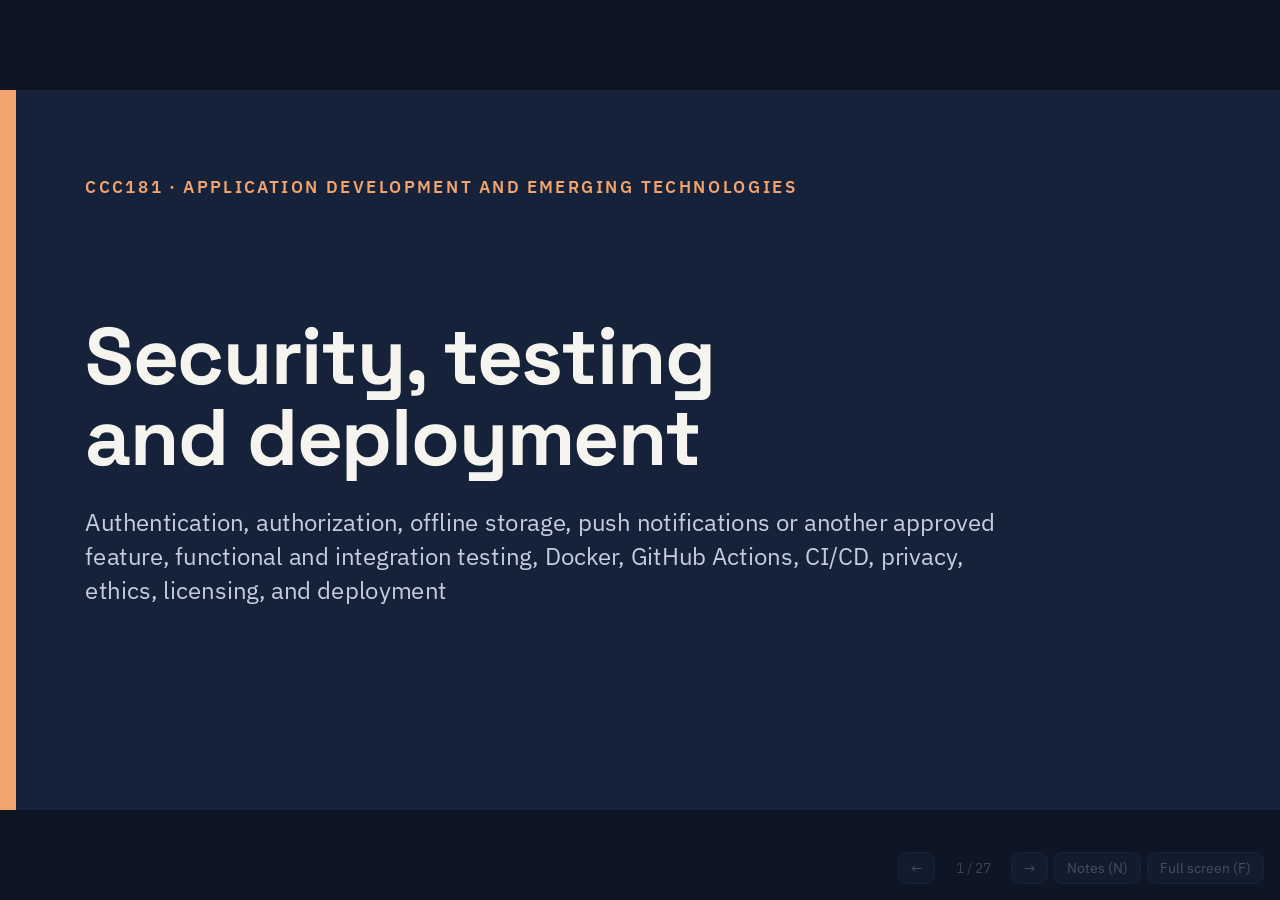
<file: lecture/notes/CCC181-Week11-Advanced-Features-Security-Testing-and-Deployment.html>
<!doctype html>
<html lang="en">
<head>
<meta charset="utf-8">
<meta name="viewport" content="width=device-width, initial-scale=1">
<title>Week 11: Advanced Features, Security, Testing and Deployment</title>
<link rel="preconnect" href="https://fonts.googleapis.com">
<link rel="preconnect" href="https://fonts.gstatic.com" crossorigin>
<link rel="stylesheet" href="https://fonts.googleapis.com/css2?family=Space+Grotesk:wght@400..700&family=IBM+Plex+Sans:ital,wght@0,400;0,500;0,600;0,700;1,400&family=JetBrains+Mono:wght@400;700&display=swap">
<style>
  * { box-sizing: border-box; font-variant-ligatures: none; font-feature-settings: "liga" 0, "calt" 0; }
  html, body { margin: 0; height: 100%; background: #0E1626; overflow: hidden; }
  body { font-family: 'IBM Plex Sans', Arial, sans-serif; -webkit-font-smoothing: antialiased; }
  #deck { position: absolute; left: 50%; top: 50%; width: 1920px; height: 1080px; transform-origin: center center; }
  #deck > section { position: absolute; left: 0; top: 0; width: 1920px; height: 1080px; overflow: hidden; visibility: hidden; opacity: 0; transition: opacity .35s ease, visibility 0s linear .35s; }
  #deck > section.active { visibility: visible; opacity: 1; transition: opacity .35s ease; }
  h1, h2, h3, p, ul, ol, table { margin: 0; }
  ul, ol { padding-left: 1.2em; }
  aside { display: none; }
  table { border-collapse: collapse; width: 100%; }
  th, td { padding: 14px 22px; text-align: left; vertical-align: top; line-height: 1.35; }
  th { font-weight: 600; }
  td { border-top: 1px solid #E2DED3; }
  x-shape { display: block; flex: none; }
  x-shape[kind="arrow-right"] { clip-path: polygon(0 30%, 62% 30%, 62% 0, 100% 50%, 62% 100%, 62% 70%, 0 70%); }
  x-shape[kind="arrow-left"]  { clip-path: polygon(100% 30%, 38% 30%, 38% 0, 0 50%, 38% 100%, 38% 70%, 100% 70%); }
  x-shape[kind="arrow-down"]  { clip-path: polygon(30% 0, 70% 0, 70% 55%, 100% 55%, 50% 100%, 0 55%, 30% 55%); }
  x-shape[kind="arrow-up"]    { clip-path: polygon(30% 100%, 70% 100%, 70% 45%, 100% 45%, 50% 0, 0 45%, 30% 45%); }
  .ui { position: fixed; right: 16px; bottom: 16px; display: flex; gap: 6px; align-items: center; z-index: 10; font: 14px/1 'IBM Plex Sans', Arial, sans-serif; opacity: .25; transition: opacity .2s; }
  .ui:hover, .ui:focus-within { opacity: 1; }
  .ui button { font: inherit; color: #F6F4EE; background: #22304C; border: 1px solid #3A4866; border-radius: 8px; padding: 8px 12px; cursor: pointer; }
  .ui button:focus-visible { outline: 2px solid #F2A46E; outline-offset: 2px; }
  .ui span { color: #C5CEDD; min-width: 64px; text-align: center; }
  #notes { position: fixed; left: 16px; right: 16px; bottom: 64px; max-height: 40vh; overflow: auto; background: rgba(22,34,58,.96); color: #F6F4EE; border: 1px solid #3A4866; border-radius: 12px; padding: 16px 20px; font: 16px/1.5 'IBM Plex Sans', Arial, sans-serif; display: none; z-index: 9; }
  #notes.show { display: block; }
  #notes b { color: #F2A46E; }
  @media print {
    @page { size: 1920px 1080px; margin: 0; }
    html, body { height: auto; overflow: visible; background: none; }
    #deck { position: static; transform: none !important; width: 1920px; height: auto; }
    #deck > section { position: relative; visibility: visible; opacity: 1; break-after: page; page-break-after: always; }
    .ui, #notes { display: none !important; }
  }
</style>
</head>
<body>
<main id="deck" aria-live="polite">
<section id="cover" data-transition="fade" style="display:flex; flex-direction:column; justify-content:space-between; padding:128px; background:#16223A">
  <div style="position:absolute; top:0; left:0; width:24px; height:1080px; display:flex; flex-direction:column; background:#F2A46E"></div>
  <p style="font-family:'IBM Plex Sans', Arial, sans-serif; font-size:26px; font-weight:600; letter-spacing:3px; text-transform:uppercase; color:#F2A46E">CCC181 · Application Development and Emerging Technologies</p>
  <div style="display:flex; flex-direction:column; gap:40px">
    <h1 style="font-family:'Space Grotesk', Arial, sans-serif; font-size:120px; font-weight:700; line-height:1.02; letter-spacing:-2px; color:#F6F4EE">Security, testing<br>and deployment</h1>
    <p style="width:1400px; font-family:'IBM Plex Sans', Arial, sans-serif; font-size:36px; line-height:1.4; color:#C5CEDD">Authentication, authorization, offline storage, push notifications or another approved feature, functional and integration testing, Docker, GitHub Actions, CI/CD, privacy, ethics, licensing, and deployment</p>
  </div>
  <div></div>
  <aside>ClinicQ works end to end: Flask, PostgreSQL, a REST API and a Flutter client. But anyone can call any endpoint, nothing is tested automatically, and it only runs on a laptop. This week turns it into a release candidate: login and permissions, a security review, one advanced feature, automated tests, a Docker image, a GitHub Actions pipeline, a deployed beta, and the privacy, ethics and licensing declaration. Students who skipped the optional Week 7 can submit that work here as their advanced feature.</aside>
</section>
<section id="agenda" data-transition="fade" style="background:#F6F4EE; color:#1B2438; font-family:'IBM Plex Sans', Arial, sans-serif; padding:128px 128px 160px; display:flex; flex-direction:column; gap:36px">
  <div style="display:flex; flex-direction:column; gap:12px">
    <p style="font-size:24px; font-weight:600; letter-spacing:3px; text-transform:uppercase; color:#B4501E">This week</p>
    <h2 style="font-family:'Space Grotesk', Arial, sans-serif; font-size:64px; font-weight:700; line-height:1.1; color:#16223A">From working app to release candidate</h2>
  </div>
  <div style="display:grid; grid-template-columns:1fr 1fr 1fr 1fr; gap:18px"><div style="display:flex; flex-direction:column; gap:8px; background:#FFFDF8; border:1px solid #E2DED3; border-top:6px solid #B4501E; border-radius:14px; padding:24px"><p style="font-family:'Space Grotesk', Arial, sans-serif; font-size:36px; font-weight:700; line-height:1; color:#B4501E">01</p><h3 style="font-size:28px; font-weight:600; color:#16223A">Authentication</h3><p style="font-size:24px; line-height:1.35; color:#4A5366">Who are you?</p></div><div style="display:flex; flex-direction:column; gap:8px; background:#FFFDF8; border:1px solid #E2DED3; border-top:6px solid #B4501E; border-radius:14px; padding:24px"><p style="font-family:'Space Grotesk', Arial, sans-serif; font-size:36px; font-weight:700; line-height:1; color:#B4501E">02</p><h3 style="font-size:28px; font-weight:600; color:#16223A">Authorization</h3><p style="font-size:24px; line-height:1.35; color:#4A5366">What may you do?</p></div><div style="display:flex; flex-direction:column; gap:8px; background:#FFFDF8; border:1px solid #E2DED3; border-top:6px solid #B4501E; border-radius:14px; padding:24px"><p style="font-family:'Space Grotesk', Arial, sans-serif; font-size:36px; font-weight:700; line-height:1; color:#B4501E">03</p><h3 style="font-size:28px; font-weight:600; color:#16223A">Security review</h3><p style="font-size:24px; line-height:1.35; color:#4A5366">OWASP checklist, peer inspection</p></div><div style="display:flex; flex-direction:column; gap:8px; background:#FFFDF8; border:1px solid #E2DED3; border-top:6px solid #B4501E; border-radius:14px; padding:24px"><p style="font-family:'Space Grotesk', Arial, sans-serif; font-size:36px; font-weight:700; line-height:1; color:#B4501E">04</p><h3 style="font-size:28px; font-weight:600; color:#16223A">Advanced feature</h3><p style="font-size:24px; line-height:1.35; color:#4A5366">Push, offline or approved</p></div><div style="display:flex; flex-direction:column; gap:8px; background:#FFFDF8; border:1px solid #E2DED3; border-top:6px solid #2D6F78; border-radius:14px; padding:24px"><p style="font-family:'Space Grotesk', Arial, sans-serif; font-size:36px; font-weight:700; line-height:1; color:#2D6F78">05</p><h3 style="font-size:28px; font-weight:600; color:#16223A">Testing</h3><p style="font-size:24px; line-height:1.35; color:#4A5366">Functional and integration</p></div><div style="display:flex; flex-direction:column; gap:8px; background:#FFFDF8; border:1px solid #E2DED3; border-top:6px solid #2D6F78; border-radius:14px; padding:24px"><p style="font-family:'Space Grotesk', Arial, sans-serif; font-size:36px; font-weight:700; line-height:1; color:#2D6F78">06</p><h3 style="font-size:28px; font-weight:600; color:#16223A">Docker + CI/CD</h3><p style="font-size:24px; line-height:1.35; color:#4A5366">Build, test, deploy on push</p></div><div style="display:flex; flex-direction:column; gap:8px; background:#FFFDF8; border:1px solid #E2DED3; border-top:6px solid #2D6F78; border-radius:14px; padding:24px"><p style="font-family:'Space Grotesk', Arial, sans-serif; font-size:36px; font-weight:700; line-height:1; color:#2D6F78">07</p><h3 style="font-size:28px; font-weight:600; color:#16223A">Privacy &amp; ethics</h3><p style="font-size:24px; line-height:1.35; color:#4A5366">Data Privacy Act, licensing</p></div><div style="display:flex; flex-direction:column; gap:8px; background:#16223A; border-radius:14px; padding:24px"><p style="font-family:'Space Grotesk', Arial, sans-serif; font-size:36px; font-weight:700; line-height:1; color:#F2A46E">08</p><h3 style="font-size:28px; font-weight:600; color:#F6F4EE">Lab</h3><p style="font-size:24px; line-height:1.35; color:#C5CEDD">Deployed beta</p></div></div>
  <p style="font-size:28px; line-height:1.4; color:#1B2438; background:#FBE9DC; padding:22px 30px; border-radius:12px"><b>Thread through the week:</b> only Ana can see or leave her ticket, only clinic staff can call the next student, and her health reason for visiting is protected.</p>
  <p style="position:absolute; left:128px; bottom:64px; width:1300px; font-size:24px; color:#5A6272">CCC181 · Week 11 · Advanced features, security, testing and deployment</p>
  <p style="position:absolute; right:128px; bottom:64px; width:120px; font-size:24px; color:#5A6272; text-align:right">02</p>
  <aside>The syllabus packs a lot into this week, so the deck moves quickly and the lab is where most of the work happens. The milestone is a feature-complete release candidate with authentication where appropriate, a test report, a deployed beta, a CI/CD workflow, and an ethics and licensing declaration. The thread sentence names the three security properties ClinicQ needs: identity, permission and privacy.</aside>
</section>
<section id="authn-authz" data-section="Authentication and authorization" data-transition="fade" style="background:#F6F4EE; color:#1B2438; font-family:'IBM Plex Sans', Arial, sans-serif; padding:128px 128px 160px; display:flex; flex-direction:column; gap:36px">
  <div style="display:flex; flex-direction:column; gap:12px">
    <p style="font-size:24px; font-weight:600; letter-spacing:3px; text-transform:uppercase; color:#B4501E">Authentication</p>
    <h2 style="font-family:'Space Grotesk', Arial, sans-serif; font-size:64px; font-weight:700; line-height:1.1; color:#16223A">Two different questions</h2>
  </div>
  <div style="display:flex; flex-direction:column; gap:28px"><div style="display:flex; flex-direction:row; gap:28px"><div style="flex:1; display:flex; flex-direction:column; gap:14px"><div style="display:flex; flex-direction:column; gap:10px; background:#16223A; border-radius:16px; padding:30px 36px"><p style="font-size:24px; font-weight:600; letter-spacing:2px; text-transform:uppercase; color:#F2A46E">Authentication</p><p style="font-family:'Space Grotesk', Arial, sans-serif; font-size:30px; font-weight:500; line-height:1.35; color:#F6F4EE">Proving who you are: email and password, a Google sign-in, a token.</p></div></div><div style="flex:1; display:flex; flex-direction:column; gap:14px"><div style="display:flex; flex-direction:column; gap:10px; background:#16223A; border-radius:16px; padding:30px 36px"><p style="font-size:24px; font-weight:600; letter-spacing:2px; text-transform:uppercase; color:#F2A46E">Authorization</p><p style="font-family:'Space Grotesk', Arial, sans-serif; font-size:30px; font-weight:500; line-height:1.35; color:#F6F4EE">Deciding what you may do: students see their own ticket; staff call the next one.</p></div></div></div><table style="font-size:24px; color:#1B2438; font-family:'IBM Plex Sans', Arial, sans-serif; background:#FFFDF8; border:1px solid #E2DED3"><tr style="background:#16223A"><th style="width:46%; color:#F6F4EE">Situation</th><th style="width:24%; color:#F6F4EE">Status</th><th style="width:30%; color:#F6F4EE">Meaning</th></tr><tr><td><b>No token, or an expired one</b></td><td><span style="font-family:'JetBrains Mono', 'Courier New', monospace">401 Unauthorized</span></td><td>Log in first</td></tr><tr style="background:#F1EEE6"><td><b>Logged in as a student, calling a staff endpoint</b></td><td><span style="font-family:'JetBrains Mono', 'Courier New', monospace">403 Forbidden</span></td><td>You may not do this</td></tr><tr><td><b>Asking for another student's ticket</b></td><td><span style="font-family:'JetBrains Mono', 'Courier New', monospace">404 Not Found</span></td><td>Don't reveal that it exists</td></tr></table></div>
  <p style="position:absolute; left:128px; bottom:64px; width:1300px; font-size:24px; color:#5A6272">CCC181 · Week 11 · Advanced features, security, testing and deployment</p>
  <p style="position:absolute; right:128px; bottom:64px; width:120px; font-size:24px; color:#5A6272; text-align:right">03</p>
  <aside>Students often mix these up, and the HTTP names make it worse: 401 is called Unauthorized but means unauthenticated. Authentication runs first and establishes identity; authorization then checks that identity against the rule for each action. Returning 404 for another user's ticket rather than 403 avoids confirming that ticket 58 exists, which matters when ids are sequential. Ask: what is the worst thing a student could do in ClinicQ today without logging in? Answer: call every student, or delete tickets, through Postman.</aside>
</section>
<section id="passwords" data-transition="fade" style="background:#F6F4EE; color:#1B2438; font-family:'IBM Plex Sans', Arial, sans-serif; padding:128px 128px 160px; display:flex; flex-direction:column; gap:36px">
  <div style="display:flex; flex-direction:column; gap:12px">
    <p style="font-size:24px; font-weight:600; letter-spacing:3px; text-transform:uppercase; color:#B4501E">Authentication</p>
    <h2 style="font-family:'Space Grotesk', Arial, sans-serif; font-size:64px; font-weight:700; line-height:1.1; color:#16223A">Store password hashes, never passwords</h2>
  </div>
  <div style="display:flex; flex-direction:row; gap:28px"><div style="flex:1.6; display:flex; flex-direction:column; gap:12px"><p style="font-family:'JetBrains Mono', 'Courier New', monospace; font-size:24px; font-weight:700; color:#5A6272">models.py</p><div style="background:#16223A; border-radius:16px; padding:24px 28px"><p style="font-family:'JetBrains Mono', 'Courier New', monospace; font-size:24px; line-height:1.5; color:#E6EAF2"><span style="color:#F2A46E">from</span> werkzeug.security <span style="color:#F2A46E">import</span> (<br>&#160;&#160;&#160;&#160;generate_password_hash, check_password_hash)<br><br><span style="color:#F2A46E">class</span> User(db.Model):<br>&#160;&#160;&#160;&#160;<span style="color:#9AA7BD"># ...existing columns</span><br>&#160;&#160;&#160;&#160;password_hash: Mapped[str] = mapped_column(String(255))<br><br>&#160;&#160;&#160;&#160;<span style="color:#F2A46E">def</span> set_password(self, password):<br>&#160;&#160;&#160;&#160;&#160;&#160;&#160;&#160;self.password_hash = generate_password_hash(password)<br><br>&#160;&#160;&#160;&#160;<span style="color:#F2A46E">def</span> check_password(self, password):<br>&#160;&#160;&#160;&#160;&#160;&#160;&#160;&#160;<span style="color:#F2A46E">return</span> check_password_hash(self.password_hash, password)</p></div></div><div style="flex:1; display:flex; flex-direction:column; gap:14px"><div style="display:flex; flex-direction:column; gap:8px; background:#FFFDF8; border:1px solid #E2DED3; border-radius:14px; padding:20px 24px"><h3 style="font-size:28px; font-weight:600; color:#2D6F78">One-way, salted, slow</h3><p style="font-size:24px; line-height:1.4; color:#4A5366">A leaked table does not reveal passwords</p></div><div style="display:flex; flex-direction:column; gap:8px; background:#FFFDF8; border:1px solid #E2DED3; border-radius:14px; padding:20px 24px"><h3 style="font-size:28px; font-weight:600; color:#2D6F78">Already installed</h3><p style="font-size:24px; line-height:1.4; color:#4A5366">Werkzeug ships with Flask</p></div><div style="display:flex; flex-direction:column; gap:8px; background:#FFFDF8; border:1px solid #E2DED3; border-radius:14px; padding:20px 24px"><h3 style="font-size:28px; font-weight:600; color:#8A3A14">Never</h3><p style="font-size:24px; line-height:1.4; color:#4A5366">Plain text, reversible encryption, or a fast hash like plain SHA-256</p></div></div></div>
  <p style="position:absolute; left:128px; bottom:64px; width:1300px; font-size:24px; color:#5A6272">CCC181 · Week 11 · Advanced features, security, testing and deployment</p>
  <p style="position:absolute; right:128px; bottom:64px; width:120px; font-size:24px; color:#5A6272; text-align:right">04</p>
  <aside>Password hashing turns a password into a value that cannot be reversed; checking hashes the attempt and compares. Werkzeug's helpers add a random salt per user and use a deliberately slow algorithm, so precomputed tables and brute force are impractical. Add the column with a migration. If the MVP can use a campus Google account or Firebase Auth instead, that avoids storing passwords at all, which is even better; justify the choice in the README.</aside>
</section>
<section id="tokens" data-transition="fade" style="background:#F6F4EE; color:#1B2438; font-family:'IBM Plex Sans', Arial, sans-serif; padding:128px 128px 160px; display:flex; flex-direction:column; gap:36px">
  <div style="display:flex; flex-direction:column; gap:12px">
    <p style="font-size:24px; font-weight:600; letter-spacing:3px; text-transform:uppercase; color:#B4501E">Authentication</p>
    <h2 style="font-family:'Space Grotesk', Arial, sans-serif; font-size:64px; font-weight:700; line-height:1.1; color:#16223A">Sessions for the web, tokens for the app</h2>
  </div>
  <div style="display:flex; flex-direction:column; gap:28px"><table style="font-size:24px; color:#1B2438; font-family:'IBM Plex Sans', Arial, sans-serif; background:#FFFDF8; border:1px solid #E2DED3"><tr style="background:#16223A"><th style="width:16%; color:#F6F4EE"></th><th style="width:40%; color:#F6F4EE">Session cookie</th><th style="width:44%; color:#F6F4EE">Bearer token (JWT)</th></tr><tr><td><b>Used by</b></td><td>The Flask web pages</td><td>The Flutter app and other API clients</td></tr><tr style="background:#F1EEE6"><td><b>Sent as</b></td><td>Cookie, automatically by the browser</td><td><span style="font-family:'JetBrains Mono', 'Courier New', monospace">Authorization: Bearer …</span> header, by your code</td></tr><tr><td><b>Library</b></td><td><span style="font-family:'JetBrains Mono', 'Courier New', monospace">Flask-Login</span></td><td><span style="font-family:'JetBrains Mono', 'Courier New', monospace">flask-jwt-extended</span></td></tr><tr style="background:#F1EEE6"><td><b>Logout</b></td><td>Clear the session</td><td>Delete the token; keep expiry short</td></tr><tr><td><b>Main risk</b></td><td>CSRF on forms</td><td>Token theft from insecure storage</td></tr></table><p style="font-size:26px; line-height:1.4; color:#1B2438; background:#E3EFF0; padding:20px 28px; border-radius:12px">One <b>users</b> table, two ways in. Both end with the same identity: a user id.</p></div>
  <p style="position:absolute; left:128px; bottom:64px; width:1300px; font-size:24px; color:#5A6272">Flask-Login · flask-jwt-extended documentation</p>
  <p style="position:absolute; right:128px; bottom:64px; width:120px; font-size:24px; color:#5A6272; text-align:right">05</p>
  <aside>The web front end and the mobile app authenticate differently because browsers handle cookies automatically and mobile HTTP clients do not. Flask-Login manages server sessions for the Jinja pages; flask-jwt-extended issues signed tokens for the API, which the Week 10 client stores in secure storage and sends in the Authorization header. A JWT is signed, not encrypted: anyone holding it can read its claims, so never put secrets in it, and keep the access token's lifetime short.</aside>
</section>
<section id="jwt" data-transition="fade" style="background:#F6F4EE; color:#1B2438; font-family:'IBM Plex Sans', Arial, sans-serif; padding:128px 128px 160px; display:flex; flex-direction:column; gap:36px">
  <div style="display:flex; flex-direction:column; gap:12px">
    <p style="font-size:24px; font-weight:600; letter-spacing:3px; text-transform:uppercase; color:#B4501E">Authentication</p>
    <h2 style="font-family:'Space Grotesk', Arial, sans-serif; font-size:64px; font-weight:700; line-height:1.1; color:#16223A">Login and protected endpoints</h2>
  </div>
  <div style="display:flex; flex-direction:row; gap:0px"><div style="flex:1; display:flex; flex-direction:column; gap:12px"><p style="font-family:'JetBrains Mono', 'Courier New', monospace; font-size:24px; font-weight:700; color:#5A6272">api.py</p><div style="background:#16223A; border-radius:16px; padding:24px 28px"><p style="font-family:'JetBrains Mono', 'Courier New', monospace; font-size:24px; line-height:1.15; color:#E6EAF2"><span style="color:#F2A46E">from</span> flask_jwt_extended <span style="color:#F2A46E">import</span> (JWTManager, create_access_token,<br>&#160;&#160;&#160;&#160;&#160;&#160;&#160;&#160;&#160;&#160;&#160;&#160;&#160;&#160;&#160;&#160;&#160;&#160;&#160;&#160;&#160;&#160;&#160;&#160;&#160;&#160;&#160;&#160;&#160;&#160;&#160;&#160;get_jwt_identity, jwt_required)<br><br>app.config[<span style="color:#9FD3D9">"JWT_SECRET_KEY"</span>] = os.environ[<span style="color:#9FD3D9">"JWT_SECRET_KEY"</span>]<br>JWTManager(app)<br>@api.post(<span style="color:#9FD3D9">"/auth/login"</span>)<br><span style="color:#F2A46E">def</span> login():<br>&#160;&#160;&#160;&#160;data = request.get_json(silent=<span style="color:#F2A46E">True</span>) <span style="color:#F2A46E">or</span> {}<br>&#160;&#160;&#160;&#160;email = str(data.get(<span style="color:#9FD3D9">"email"</span>, <span style="color:#9FD3D9">""</span>)).strip().lower()<br>&#160;&#160;&#160;&#160;user = db.session.scalar(db.select(User).filter_by(email=email))<br>&#160;&#160;&#160;&#160;<span style="color:#F2A46E">if</span> user <span style="color:#F2A46E">is</span> <span style="color:#F2A46E">None</span> <span style="color:#F2A46E">or</span> <span style="color:#F2A46E">not</span> user.check_password(data.get(<span style="color:#9FD3D9">"password"</span>, <span style="color:#9FD3D9">""</span>)):<br>&#160;&#160;&#160;&#160;&#160;&#160;&#160;&#160;<span style="color:#F2A46E">return</span> problem(401, <span style="color:#9FD3D9">"Wrong email or password."</span>)<br>&#160;&#160;&#160;&#160;<span style="color:#F2A46E">return</span> {<span style="color:#9FD3D9">"access_token"</span>: create_access_token(identity=str(user.id))}<br>@api.get(<span style="color:#9FD3D9">"/me/tickets"</span>)<br>@jwt_required()<br><span style="color:#F2A46E">def</span> my_tickets():<br>&#160;&#160;&#160;&#160;uid = int(get_jwt_identity())<br>&#160;&#160;&#160;&#160;stmt = db.select(Ticket).filter_by(user_id=uid)<br>&#160;&#160;&#160;&#160;<span style="color:#F2A46E">return</span> [ticket_json(t) <span style="color:#F2A46E">for</span> t <span style="color:#F2A46E">in</span> db.session.scalars(stmt)]</p></div></div></div>
  <p style="position:absolute; left:128px; bottom:64px; width:1300px; font-size:24px; color:#5A6272">CCC181 · Week 11 · Advanced features, security, testing and deployment</p>
  <p style="position:absolute; right:128px; bottom:64px; width:120px; font-size:24px; color:#5A6272; text-align:right">06</p>
  <aside>Login checks the hash and returns a signed access token whose identity is the user id as a string, which current versions of flask-jwt-extended require. The same message covers unknown email and wrong password, so attackers cannot discover which emails are registered. jwt_required rejects missing or invalid tokens with 401 before the view runs, and get_jwt_identity tells the view who is calling. The POST /tickets endpoint from Week 6 now takes the user from the token instead of an email in the body. JWT_SECRET_KEY must be long, random and only in environment variables.</aside>
</section>
<section id="authz" data-transition="fade" style="background:#F6F4EE; color:#1B2438; font-family:'IBM Plex Sans', Arial, sans-serif; padding:128px 128px 160px; display:flex; flex-direction:column; gap:36px">
  <div style="display:flex; flex-direction:column; gap:12px">
    <p style="font-size:24px; font-weight:600; letter-spacing:3px; text-transform:uppercase; color:#B4501E">Authorization</p>
    <h2 style="font-family:'Space Grotesk', Arial, sans-serif; font-size:64px; font-weight:700; line-height:1.1; color:#16223A">Enforce roles and ownership on the server</h2>
  </div>
  <div style="display:flex; flex-direction:row; gap:24px"><div style="flex:1; display:flex; flex-direction:column; gap:12px"><p style="font-family:'JetBrains Mono', 'Courier New', monospace; font-size:24px; font-weight:700; color:#5A6272">auth.py: role check</p><div style="background:#16223A; border-radius:16px; padding:24px 28px"><p style="font-family:'JetBrains Mono', 'Courier New', monospace; font-size:24px; line-height:1.35; color:#E6EAF2"><span style="color:#F2A46E">def</span> current_user():<br>&#160;&#160;&#160;&#160;uid = int(get_jwt_identity())<br>&#160;&#160;&#160;&#160;<span style="color:#F2A46E">return</span> db.session.get(User, uid)<br><br><span style="color:#F2A46E">def</span> staff_required(view):<br>&#160;&#160;&#160;&#160;@wraps(view)<br>&#160;&#160;&#160;&#160;@jwt_required()<br>&#160;&#160;&#160;&#160;<span style="color:#F2A46E">def</span> wrapper(*args, **kwargs):<br>&#160;&#160;&#160;&#160;&#160;&#160;&#160;&#160;<span style="color:#F2A46E">if</span> current_user().role != <span style="color:#9FD3D9">"staff"</span>:<br>&#160;&#160;&#160;&#160;&#160;&#160;&#160;&#160;&#160;&#160;&#160;&#160;<span style="color:#F2A46E">return</span> problem(403, <span style="color:#9FD3D9">"Clinic staff only."</span>)<br>&#160;&#160;&#160;&#160;&#160;&#160;&#160;&#160;<span style="color:#F2A46E">return</span> view(*args, **kwargs)<br>&#160;&#160;&#160;&#160;<span style="color:#F2A46E">return</span> wrapper</p></div></div><div style="flex:1; display:flex; flex-direction:column; gap:12px"><p style="font-family:'JetBrains Mono', 'Courier New', monospace; font-size:24px; font-weight:700; color:#5A6272">api.py: using both</p><div style="background:#16223A; border-radius:16px; padding:24px 28px"><p style="font-family:'JetBrains Mono', 'Courier New', monospace; font-size:24px; line-height:1.35; color:#E6EAF2">@api.post(<span style="color:#9FD3D9">"/services/&lt;int:sid&gt;/call-next"</span>)<br>@staff_required<br><span style="color:#F2A46E">def</span> call_next_ticket(sid): ...<br><br>@api.get(<span style="color:#9FD3D9">"/tickets/&lt;int:ticket_id&gt;"</span>)<br>@jwt_required()<br><span style="color:#F2A46E">def</span> get_ticket(ticket_id):<br>&#160;&#160;&#160;&#160;t = db.get_or_404(Ticket, ticket_id)<br>&#160;&#160;&#160;&#160;me = current_user()<br>&#160;&#160;&#160;&#160;<span style="color:#F2A46E">if</span> t.user_id != me.id <span style="color:#F2A46E">and</span> me.role != <span style="color:#9FD3D9">"staff"</span>:<br>&#160;&#160;&#160;&#160;&#160;&#160;&#160;&#160;abort(404)&#160;&#160;&#160;<span style="color:#9AA7BD"># ownership check</span><br>&#160;&#160;&#160;&#160;<span style="color:#F2A46E">return</span> ticket_json(t)</p></div></div></div>
  <p style="position:absolute; left:128px; bottom:64px; width:1300px; font-size:24px; color:#5A6272">CCC181 · Week 11 · Advanced features, security, testing and deployment</p>
  <p style="position:absolute; right:128px; bottom:64px; width:120px; font-size:24px; color:#5A6272; text-align:right">07</p>
  <aside>Two kinds of rules: role checks, such as only staff may call the next ticket, implemented once as a decorator; and ownership checks, such as a student may only see or leave their own ticket, which depend on the specific record and must be written inside the view. Missing ownership checks are the most common real-world API vulnerability, known as broken object level authorization: changing /tickets/57 to /tickets/58 in Postman should never show someone else's data. Test both rules with pytest.</aside>
</section>
<section id="owasp" data-section="Security review" data-transition="fade" style="background:#F6F4EE; color:#1B2438; font-family:'IBM Plex Sans', Arial, sans-serif; padding:128px 128px 160px; display:flex; flex-direction:column; gap:36px">
  <div style="display:flex; flex-direction:column; gap:12px">
    <p style="font-size:24px; font-weight:600; letter-spacing:3px; text-transform:uppercase; color:#B4501E">Security</p>
    <h2 style="font-family:'Space Grotesk', Arial, sans-serif; font-size:64px; font-weight:700; line-height:1.1; color:#16223A">The OWASP Top 10, applied to ClinicQ</h2>
  </div>
  <div style="display:flex; flex-direction:column; gap:28px"><table style="font-size:24px; color:#1B2438; font-family:'IBM Plex Sans', Arial, sans-serif; background:#FFFDF8; border:1px solid #E2DED3"><tr style="background:#16223A"><th style="width:32%; color:#F6F4EE">Risk (OWASP Top 10, 2021)</th><th style="width:34%; color:#F6F4EE">In ClinicQ</th><th style="width:34%; color:#F6F4EE">Defense</th></tr><tr><td><b>A01 Broken access control</b></td><td>Reading another student's ticket</td><td>Role and ownership checks; tests</td></tr><tr style="background:#F1EEE6"><td><b>A02 Cryptographic failures</b></td><td>Tokens over plain HTTP</td><td>HTTPS only; hashed passwords</td></tr><tr><td><b>A03 Injection</b></td><td>SQL built with f-strings</td><td>ORM and bound parameters (Week 4)</td></tr><tr style="background:#F1EEE6"><td><b>A05 Security misconfiguration</b></td><td>Debug mode on the server</td><td><span style="font-family:'JetBrains Mono', 'Courier New', monospace">FLASK_DEBUG=0</span>; generic errors</td></tr><tr><td><b>A06 Vulnerable components</b></td><td>Old Flask or packages</td><td><span style="font-family:'JetBrains Mono', 'Courier New', monospace">pip-audit</span>, Dependabot</td></tr><tr style="background:#F1EEE6"><td><b>A07 Authentication failures</b></td><td>Unlimited login attempts</td><td>Rate limiting, strong secrets</td></tr></table></div>
  <p style="position:absolute; left:128px; bottom:64px; width:1300px; font-size:24px; color:#5A6272">OWASP Top 10:2021 (owasp.org/Top10)</p>
  <p style="position:absolute; right:128px; bottom:64px; width:120px; font-size:24px; color:#5A6272; text-align:right">08</p>
  <aside>The OWASP Top 10 is the standard awareness list of web application risks; six of the ten map directly onto ClinicQ. Broken access control is number one, which is why the previous slide matters. Several defenses were already taught: parameterized queries in Week 4, server-side validation in Weeks 3 to 6, generic error messages in Week 6. pip-audit checks requirements.txt against known vulnerabilities, and GitHub's Dependabot opens pull requests for outdated packages. Flask-Limiter adds rate limits to the login endpoint.</aside>
</section>
<section id="checklist" data-transition="fade" style="background:#F6F4EE; color:#1B2438; font-family:'IBM Plex Sans', Arial, sans-serif; padding:128px 128px 160px; display:flex; flex-direction:column; gap:36px">
  <div style="display:flex; flex-direction:column; gap:12px">
    <p style="font-size:24px; font-weight:600; letter-spacing:3px; text-transform:uppercase; color:#B4501E">Security</p>
    <h2 style="font-family:'Space Grotesk', Arial, sans-serif; font-size:64px; font-weight:700; line-height:1.1; color:#16223A">Security checklist for your release candidate</h2>
  </div>
  <div style="display:grid; grid-template-columns:1fr 1fr 1fr; gap:18px"><div style="display:flex; flex-direction:column; gap:8px; background:#FFFDF8; border:1px solid #E2DED3; border-radius:14px; padding:20px 24px"><h3 style="font-size:28px; font-weight:600; color:#B4501E">HTTPS everywhere</h3><p style="font-size:24px; line-height:1.4; color:#4A5366">Deployed API and web app; no plain HTTP in release builds</p></div><div style="display:flex; flex-direction:column; gap:8px; background:#FFFDF8; border:1px solid #E2DED3; border-radius:14px; padding:20px 24px"><h3 style="font-size:28px; font-weight:600; color:#B4501E">Secrets in the environment</h3><p style="font-size:24px; line-height:1.4; color:#4A5366">Never in Git; rotate any that were ever committed</p></div><div style="display:flex; flex-direction:column; gap:8px; background:#FFFDF8; border:1px solid #E2DED3; border-radius:14px; padding:20px 24px"><h3 style="font-size:28px; font-weight:600; color:#B4501E">Every input validated</h3><p style="font-size:24px; line-height:1.4; color:#4A5366">Server side, every endpoint, including JSONB fields</p></div><div style="display:flex; flex-direction:column; gap:8px; background:#FFFDF8; border:1px solid #E2DED3; border-radius:14px; padding:20px 24px"><h3 style="font-size:28px; font-weight:600; color:#B4501E">Every endpoint authorized</h3><p style="font-size:24px; line-height:1.4; color:#4A5366">Role and ownership, tested with a second account</p></div><div style="display:flex; flex-direction:column; gap:8px; background:#FFFDF8; border:1px solid #E2DED3; border-radius:14px; padding:20px 24px"><h3 style="font-size:28px; font-weight:600; color:#2D6F78">CORS restricted</h3><p style="font-size:24px; line-height:1.4; color:#4A5366">Only your web origin, not *</p></div><div style="display:flex; flex-direction:column; gap:8px; background:#FFFDF8; border:1px solid #E2DED3; border-radius:14px; padding:20px 24px"><h3 style="font-size:28px; font-weight:600; color:#2D6F78">Debug off, errors generic</h3><p style="font-size:24px; line-height:1.4; color:#4A5366">Stack traces in logs, never in responses</p></div><div style="display:flex; flex-direction:column; gap:8px; background:#FFFDF8; border:1px solid #E2DED3; border-radius:14px; padding:20px 24px"><h3 style="font-size:28px; font-weight:600; color:#2D6F78">Dependencies audited</h3><p style="font-size:24px; line-height:1.4; color:#4A5366"><span style="font-family:'JetBrains Mono', 'Courier New', monospace">pip-audit</span>, <span style="font-family:'JetBrains Mono', 'Courier New', monospace">flutter pub outdated</span></p></div><div style="display:flex; flex-direction:column; gap:8px; background:#FFFDF8; border:1px solid #E2DED3; border-radius:14px; padding:20px 24px"><h3 style="font-size:28px; font-weight:600; color:#2D6F78">Tokens stored securely</h3><p style="font-size:24px; line-height:1.4; color:#4A5366"><span style="font-family:'JetBrains Mono', 'Courier New', monospace">flutter_secure_storage</span> on the phone</p></div><div style="display:flex; flex-direction:column; gap:8px; background:#FFFDF8; border:1px solid #E2DED3; border-radius:14px; padding:20px 24px"><h3 style="font-size:28px; font-weight:600; color:#2D6F78">Logged, not leaked</h3><p style="font-size:24px; line-height:1.4; color:#4A5366">Log logins and errors; never log passwords or tokens</p></div></div>
  <p style="position:absolute; left:128px; bottom:64px; width:1300px; font-size:24px; color:#5A6272">CCC181 · Week 11 · Advanced features, security, testing and deployment</p>
  <p style="position:absolute; right:128px; bottom:64px; width:120px; font-size:24px; color:#5A6272; text-align:right">09</p>
  <aside>This is the security checklist activity from the syllabus. Students go through each item for their own app and record pass, fail or not applicable with evidence, such as a link to code or a screenshot, in the pull request. CORS only matters if a browser front end on another origin calls the API; Flask-CORS can restrict it to one origin. The second account test is quick and catches most access-control bugs: log in as student B and try student A's ticket ids.</aside>
</section>
<section id="inspection" data-transition="fade" style="background:#F6F4EE; color:#1B2438; font-family:'IBM Plex Sans', Arial, sans-serif; padding:128px 128px 160px; display:flex; flex-direction:column; gap:36px">
  <div style="display:flex; flex-direction:column; gap:12px">
    <p style="font-size:24px; font-weight:600; letter-spacing:3px; text-transform:uppercase; color:#B4501E">Security</p>
    <h2 style="font-family:'Space Grotesk', Arial, sans-serif; font-size:64px; font-weight:700; line-height:1.1; color:#16223A">Peer code inspection</h2>
  </div>
  <div style="display:flex; flex-direction:column; gap:32px"><div style="display:flex; flex-direction:row; align-items:center; gap:12px"><div style="flex:1; display:flex; flex-direction:column; gap:8px; background:#FFFDF8; border:1px solid #E2DED3; border-radius:14px; padding:24px"><p style="font-size:24px; font-weight:700; color:#2D6F78">1</p><h3 style="font-size:28px; font-weight:600">Pair up</h3><p style="font-size:24px; line-height:1.35; color:#4A5366">Swap repository links with a classmate</p></div><x-shape kind="arrow-right" style="width:40px; height:20px; background:#2D6F78"></x-shape><div style="flex:1; display:flex; flex-direction:column; gap:8px; background:#FFFDF8; border:1px solid #E2DED3; border-radius:14px; padding:24px"><p style="font-size:24px; font-weight:700; color:#2D6F78">2</p><h3 style="font-size:28px; font-weight:600">Read the PR</h3><p style="font-size:24px; line-height:1.35; color:#4A5366">Diff of this week's release work</p></div><x-shape kind="arrow-right" style="width:40px; height:20px; background:#2D6F78"></x-shape><div style="flex:1; display:flex; flex-direction:column; gap:8px; background:#FFFDF8; border:1px solid #E2DED3; border-radius:14px; padding:24px"><p style="font-size:24px; font-weight:700; color:#2D6F78">3</p><h3 style="font-size:28px; font-weight:600">Use the checklist</h3><p style="font-size:24px; line-height:1.35; color:#4A5366">Security items plus readability</p></div><x-shape kind="arrow-right" style="width:40px; height:20px; background:#2D6F78"></x-shape><div style="flex:1; display:flex; flex-direction:column; gap:8px; background:#FFFDF8; border:1px solid #E2DED3; border-radius:14px; padding:24px"><p style="font-size:24px; font-weight:700; color:#2D6F78">4</p><h3 style="font-size:28px; font-weight:600">Comment</h3><p style="font-size:24px; line-height:1.35; color:#4A5366">Specific, line-level, kind</p></div><x-shape kind="arrow-right" style="width:40px; height:20px; background:#2D6F78"></x-shape><div style="flex:1; display:flex; flex-direction:column; gap:8px; background:#16223A; border-radius:14px; padding:24px"><p style="font-size:24px; font-weight:700; color:#F2A46E">5</p><h3 style="font-size:28px; font-weight:600; color:#F6F4EE">Fix and reply</h3><p style="font-size:24px; line-height:1.35; color:#C5CEDD">Author resolves each comment</p></div></div><div style="display:flex; flex-direction:row; gap:28px"><div style="flex:1; display:flex; flex-direction:column; gap:8px; background:#FFFDF8; border-left:6px solid #2D6F78; border-radius:0px 12px 12px 0px; padding:20px 26px"><h3 style="font-size:28px; font-weight:600; color:#2D6F78">Good comment</h3><p style="font-size:25px; line-height:1.4">“<span style="font-family:'JetBrains Mono', 'Courier New', monospace">get_ticket</span> doesn't check ownership: as user 4 I can read ticket 57. Add the check from the slide?”</p></div><div style="flex:1; display:flex; flex-direction:column; gap:8px; background:#FFFDF8; border-left:6px solid #B4501E; border-radius:0px 12px 12px 0px; padding:20px 26px"><h3 style="font-size:28px; font-weight:600; color:#B4501E">Not useful</h3><p style="font-size:25px; line-height:1.4">“Looks good 👍” or “this is bad”. Name the line, the problem and a suggestion.</p></div></div></div>
  <p style="position:absolute; left:128px; bottom:64px; width:1300px; font-size:24px; color:#5A6272">CCC181 · Week 11 · Advanced features, security, testing and deployment</p>
  <p style="position:absolute; right:128px; bottom:64px; width:120px; font-size:24px; color:#5A6272; text-align:right">10</p>
  <aside>Peer code inspection is a syllabus activity and a professional habit: most teams require a review before merging. Students review each other's pull requests on GitHub using the security checklist, leaving line comments. The author responds to each comment with a fix or an explanation. Reviewers learn as much as authors, because they see another way to solve the same problems. Grade the quality of comments given, not only those received.</aside>
</section>
<section id="feature-options" data-section="The advanced feature" data-transition="fade" style="background:#F6F4EE; color:#1B2438; font-family:'IBM Plex Sans', Arial, sans-serif; padding:128px 128px 160px; display:flex; flex-direction:column; gap:36px">
  <div style="display:flex; flex-direction:column; gap:12px">
    <p style="font-size:24px; font-weight:600; letter-spacing:3px; text-transform:uppercase; color:#B4501E">Advanced feature</p>
    <h2 style="font-family:'Space Grotesk', Arial, sans-serif; font-size:64px; font-weight:700; line-height:1.1; color:#16223A">Choose one approved advanced feature</h2>
  </div>
  <div style="display:flex; flex-direction:column; gap:28px"><table style="font-size:24px; color:#1B2438; font-family:'IBM Plex Sans', Arial, sans-serif; background:#FFFDF8; border:1px solid #E2DED3"><tr style="background:#16223A"><th style="width:24%; color:#F6F4EE">Feature</th><th style="width:44%; color:#F6F4EE">ClinicQ example</th><th style="width:32%; color:#F6F4EE">Evidence</th></tr><tr><td><b>Push notifications</b></td><td>“You're 3rd in line” via Firebase Cloud Messaging</td><td>Notification received on a real phone</td></tr><tr style="background:#F1EEE6"><td><b>Offline storage</b></td><td>Queue a draft, cache tickets in SQLite, sync when online</td><td>Airplane-mode demo</td></tr><tr><td><b>Week 7 capability</b></td><td>Full-text search, JSONB intake form, background jobs</td><td>Endpoint, tests, performance findings</td></tr><tr style="background:#F1EEE6"><td><b>Other, approved</b></td><td>QR check-in at the clinic door, maps, camera</td><td>Approval note and demo</td></tr></table><p style="font-size:26px; line-height:1.4; color:#1B2438; background:#FBE9DC; padding:20px 28px; border-radius:12px">Pick the one that solves a real problem from your Week 1 user research.</p></div>
  <p style="position:absolute; left:128px; bottom:64px; width:1300px; font-size:24px; color:#5A6272">CCC181 · Week 11 · Advanced features, security, testing and deployment</p>
  <p style="position:absolute; right:128px; bottom:64px; width:120px; font-size:24px; color:#5A6272; text-align:right">11</p>
  <aside>The syllabus offers push notifications, offline storage or another approved feature, and the catch-up plan adds the optional Week 7 capabilities here. Approve each student's choice early in the week. The best choice is justified by the persona: for ClinicQ, Ana leaving class only when she is nearly next is the core value proposition, so push notifications fit perfectly. Scope it small and finish it; a working small feature beats an ambitious broken one at the final demo.</aside>
</section>
<section id="push" data-transition="fade" style="background:#F6F4EE; color:#1B2438; font-family:'IBM Plex Sans', Arial, sans-serif; padding:128px 128px 160px; display:flex; flex-direction:column; gap:36px">
  <div style="display:flex; flex-direction:column; gap:12px">
    <p style="font-size:24px; font-weight:600; letter-spacing:3px; text-transform:uppercase; color:#B4501E">Advanced feature</p>
    <h2 style="font-family:'Space Grotesk', Arial, sans-serif; font-size:64px; font-weight:700; line-height:1.1; color:#16223A">Push notifications with Firebase Cloud Messaging</h2>
  </div>
  <div style="display:flex; flex-direction:row; gap:28px"><div style="flex:1.6; display:flex; flex-direction:column; gap:12px"><p style="font-family:'JetBrains Mono', 'Courier New', monospace; font-size:24px; font-weight:700; color:#5A6272">notifications.py</p><div style="background:#16223A; border-radius:16px; padding:24px 28px"><p style="font-family:'JetBrains Mono', 'Courier New', monospace; font-size:24px; line-height:1.25; color:#E6EAF2"><span style="color:#9AA7BD"># server: pip install firebase-admin</span><br><span style="color:#F2A46E">import</span> firebase_admin<br><span style="color:#F2A46E">from</span> firebase_admin <span style="color:#F2A46E">import</span> messaging<br><br>firebase_admin.initialize_app()&#160;&#160;<span style="color:#9AA7BD"># service account key</span><br><br><span style="color:#F2A46E">def</span> notify_almost_turn(ticket):<br>&#160;&#160;&#160;&#160;token = ticket.user.fcm_token<br>&#160;&#160;&#160;&#160;<span style="color:#F2A46E">if</span> <span style="color:#F2A46E">not</span> token:<br>&#160;&#160;&#160;&#160;&#160;&#160;&#160;&#160;<span style="color:#F2A46E">return</span><br>&#160;&#160;&#160;&#160;messaging.send(messaging.Message(<br>&#160;&#160;&#160;&#160;&#160;&#160;&#160;&#160;token=token,<br>&#160;&#160;&#160;&#160;&#160;&#160;&#160;&#160;notification=messaging.Notification(<br>&#160;&#160;&#160;&#160;&#160;&#160;&#160;&#160;&#160;&#160;&#160;&#160;title=<span style="color:#9FD3D9">"You're 3rd in line"</span>,<br>&#160;&#160;&#160;&#160;&#160;&#160;&#160;&#160;&#160;&#160;&#160;&#160;body=<span style="color:#9FD3D9">"Head to the clinic now."</span>),<br>&#160;&#160;&#160;&#160;&#160;&#160;&#160;&#160;data={<span style="color:#9FD3D9">"route"</span>: f<span style="color:#9FD3D9">"/ticket/{ticket.id}"</span>},<br>&#160;&#160;&#160;&#160;))</p></div></div><div style="flex:1.1; display:flex; flex-direction:column; gap:12px"><div style="display:flex; flex-direction:column; gap:12px"><p style="font-family:'JetBrains Mono', 'Courier New', monospace; font-size:24px; font-weight:700; color:#5A6272">Flutter</p><div style="background:#16223A; border-radius:16px; padding:24px 28px"><p style="font-family:'JetBrains Mono', 'Courier New', monospace; font-size:24px; line-height:1.5; color:#E6EAF2"><span style="color:#9AA7BD">// app, after login</span><br><span style="color:#F2A46E">final</span> fcm = FirebaseMessaging.instance;<br><span style="color:#F2A46E">await</span> fcm.requestPermission();<br><span style="color:#F2A46E">final</span> token = <span style="color:#F2A46E">await</span> fcm.getToken();<br><span style="color:#F2A46E">await</span> api.registerDevice(token);</p></div></div><p style="font-size:24px; line-height:1.45; color:#4A5366;">Send after each call-next, ideally as a background job (Week 7).</p></div></div>
  <p style="position:absolute; left:128px; bottom:64px; width:1300px; font-size:24px; color:#5A6272">Firebase documentation: Cloud Messaging</p>
  <p style="position:absolute; right:128px; bottom:64px; width:120px; font-size:24px; color:#5A6272; text-align:right">12</p>
  <aside>The flow: the app asks permission, which Android 13 and later require, gets a device token from FCM and sends it to the Flask API, which stores it on the user. When a staff member calls the next ticket, the server checks who is now third and sends a message through FCM using the Firebase Admin SDK and a service account key kept out of Git. The data payload carries a route so tapping the notification opens /ticket/57 through go_router. This is a justified Firebase use from Week 9: the API cannot reach phones without it.</aside>
</section>
<section id="pyramid" data-section="Functional and integration testing" data-transition="fade" style="background:#F6F4EE; color:#1B2438; font-family:'IBM Plex Sans', Arial, sans-serif; padding:128px 128px 160px; display:flex; flex-direction:column; gap:36px">
  <div style="display:flex; flex-direction:column; gap:12px">
    <p style="font-size:24px; font-weight:600; letter-spacing:3px; text-transform:uppercase; color:#B4501E">Testing</p>
    <h2 style="font-family:'Space Grotesk', Arial, sans-serif; font-size:64px; font-weight:700; line-height:1.1; color:#16223A">Functional and integration testing</h2>
  </div>
  <div style="display:flex; flex-direction:column; gap:28px"><div style="display:flex; flex-direction:row; gap:28px"><div style="flex:1.2; display:flex; flex-direction:column; gap:12px"><div style="display:flex; flex-direction:column; gap:8px; background:#FFFDF8; border:1px solid #E2DED3; border-radius:14px; padding:20px 24px"><h3 style="font-size:28px; font-weight:600; color:#2D6F78">Unit</h3><p style="font-size:24px; line-height:1.4; color:#4A5366">One function or class alone: the queue position helper, TicketModel</p></div><div style="display:flex; flex-direction:column; gap:8px; background:#FFFDF8; border:1px solid #E2DED3; border-radius:14px; padding:20px 24px"><h3 style="font-size:28px; font-weight:600; color:#B4501E">Integration</h3><p style="font-size:24px; line-height:1.4; color:#4A5366">Parts together: Flask + PostgreSQL; app repository + MockClient</p></div><div style="display:flex; flex-direction:column; gap:8px; background:#FFFDF8; border:1px solid #E2DED3; border-radius:14px; padding:20px 24px"><h3 style="font-size:28px; font-weight:600; color:#8A3A14">Functional / end to end</h3><p style="font-size:24px; line-height:1.4; color:#4A5366">A user task through the real system: join on the phone, see the position</p></div></div><div style="flex:1; display:flex; flex-direction:column; gap:16px"><p style="font-size:27px; line-height:1.45;">Many fast unit tests, fewer integration tests, a handful of end-to-end checks.</p><p style="font-size:25px; line-height:1.4; color:#1B2438; background:#ECE8DE; padding:20px 28px; border-radius:12px">Functional tests ask “does it do what the user needs?” Integration tests ask “do the parts work together?”</p></div></div></div>
  <p style="position:absolute; left:128px; bottom:64px; width:1300px; font-size:24px; color:#5A6272">CCC181 · Week 11 · Advanced features, security, testing and deployment</p>
  <p style="position:absolute; right:128px; bottom:64px; width:120px; font-size:24px; color:#5A6272; text-align:right">13</p>
  <aside>The testing pyramid explains the balance: unit tests are fast and pinpoint failures, end-to-end tests are slow and fragile but closest to the user. Students already have pieces: pytest database tests from Week 5, API tests from Week 6, Flutter state and MockClient tests from Weeks 9 and 10. This week adds tests for authentication and authorization, a Flutter widget test, and a short scripted functional test run against the deployed beta. Together they form the test report.</aside>
</section>
<section id="api-tests" data-transition="fade" style="background:#F6F4EE; color:#1B2438; font-family:'IBM Plex Sans', Arial, sans-serif; padding:128px 128px 160px; display:flex; flex-direction:column; gap:36px">
  <div style="display:flex; flex-direction:column; gap:12px">
    <p style="font-size:24px; font-weight:600; letter-spacing:3px; text-transform:uppercase; color:#B4501E">Testing</p>
    <h2 style="font-family:'Space Grotesk', Arial, sans-serif; font-size:64px; font-weight:700; line-height:1.1; color:#16223A">Testing authentication and permissions</h2>
  </div>
  <div style="display:flex; flex-direction:row; gap:28px"><div style="flex:1.6; display:flex; flex-direction:column; gap:12px"><p style="font-family:'JetBrains Mono', 'Courier New', monospace; font-size:24px; font-weight:700; color:#5A6272">tests/test_auth.py</p><div style="background:#16223A; border-radius:16px; padding:24px 28px"><p style="font-family:'JetBrains Mono', 'Courier New', monospace; font-size:24px; line-height:1.5; color:#E6EAF2"><span style="color:#F2A46E">def</span> auth(token):<br>&#160;&#160;&#160;&#160;<span style="color:#F2A46E">return</span> {<span style="color:#9FD3D9">"Authorization"</span>: f<span style="color:#9FD3D9">"Bearer {token}"</span>}<br><br><span style="color:#F2A46E">def</span> test_requires_login(client):<br>&#160;&#160;&#160;&#160;assert client.get(<span style="color:#9FD3D9">"/api/v1/me/tickets"</span>).status_code == 401<br><br><span style="color:#F2A46E">def</span> test_students_cannot_call_next(client, student_token):<br>&#160;&#160;&#160;&#160;r = client.post(<span style="color:#9FD3D9">"/api/v1/services/1/call-next"</span>,<br>&#160;&#160;&#160;&#160;&#160;&#160;&#160;&#160;&#160;&#160;&#160;&#160;&#160;&#160;&#160;&#160;&#160;&#160;&#160;&#160;headers=auth(student_token))<br>&#160;&#160;&#160;&#160;assert r.status_code == 403<br><br><span style="color:#F2A46E">def</span> test_cannot_read_others_ticket(client, token_b, ticket_of_a):<br>&#160;&#160;&#160;&#160;r = client.get(f<span style="color:#9FD3D9">"/api/v1/tickets/{ticket_of_a.id}"</span>,<br>&#160;&#160;&#160;&#160;&#160;&#160;&#160;&#160;&#160;&#160;&#160;&#160;&#160;&#160;&#160;&#160;&#160;&#160;&#160;headers=auth(token_b))<br>&#160;&#160;&#160;&#160;assert r.status_code == 404</p></div></div><div style="flex:1; display:flex; flex-direction:column; gap:14px"><div style="display:flex; flex-direction:column; gap:8px; background:#FFFDF8; border:1px solid #E2DED3; border-radius:14px; padding:20px 24px"><h3 style="font-size:28px; font-weight:600; color:#2D6F78">Fixtures</h3><p style="font-size:24px; line-height:1.4; color:#4A5366"><span style="font-family:'JetBrains Mono', 'Courier New', monospace">student_token</span> logs in a seeded user and returns the token</p></div><div style="display:flex; flex-direction:column; gap:8px; background:#FFFDF8; border:1px solid #E2DED3; border-radius:14px; padding:20px 24px"><h3 style="font-size:28px; font-weight:600; color:#8A3A14">Test the “no” paths</h3><p style="font-size:24px; line-height:1.4; color:#4A5366">Most security bugs are missing refusals</p></div></div></div>
  <p style="position:absolute; left:128px; bottom:64px; width:1300px; font-size:24px; color:#5A6272">CCC181 · Week 11 · Advanced features, security, testing and deployment</p>
  <p style="position:absolute; right:128px; bottom:64px; width:120px; font-size:24px; color:#5A6272; text-align:right">14</p>
  <aside>Security rules deserve tests because they fail silently: an app with missing ownership checks looks perfect in a demo. Each test asserts a refusal: no token gives 401, the wrong role gives 403, someone else's record gives 404. The fixtures create users, log them in through the real login endpoint and return tokens, building on the Week 5 conftest. These tests run in CI on every push, so a later change cannot quietly remove a check.</aside>
</section>
<section id="widget-test" data-transition="fade" style="background:#F6F4EE; color:#1B2438; font-family:'IBM Plex Sans', Arial, sans-serif; padding:128px 128px 160px; display:flex; flex-direction:column; gap:36px">
  <div style="display:flex; flex-direction:column; gap:12px">
    <p style="font-size:24px; font-weight:600; letter-spacing:3px; text-transform:uppercase; color:#B4501E">Testing</p>
    <h2 style="font-family:'Space Grotesk', Arial, sans-serif; font-size:64px; font-weight:700; line-height:1.1; color:#16223A">A Flutter widget test</h2>
  </div>
  <div style="display:flex; flex-direction:row; gap:28px"><div style="flex:1.6; display:flex; flex-direction:column; gap:12px"><p style="font-family:'JetBrains Mono', 'Courier New', monospace; font-size:24px; font-weight:700; color:#5A6272">test/join_screen_test.dart</p><div style="background:#16223A; border-radius:16px; padding:24px 28px"><p style="font-family:'JetBrains Mono', 'Courier New', monospace; font-size:24px; line-height:1.5; color:#E6EAF2">testWidgets(<span style="color:#9FD3D9">'empty email shows an error'</span>, (tester) <span style="color:#F2A46E">async</span> {<br>&#160;&#160;<span style="color:#F2A46E">await</span> tester.pumpWidget(ChangeNotifierProvider(<br>&#160;&#160;&#160;&#160;create: (_) =&gt; TicketModel(FakeTicketRepository()),<br>&#160;&#160;&#160;&#160;child: <span style="color:#F2A46E">const</span> MaterialApp(home: JoinScreen()),<br>&#160;&#160;));<br><br>&#160;&#160;<span style="color:#F2A46E">await</span> tester.tap(find.text(<span style="color:#9FD3D9">'Join the queue'</span>));<br>&#160;&#160;<span style="color:#F2A46E">await</span> tester.pump();<br><br>&#160;&#160;expect(find.text(<span style="color:#9FD3D9">'Enter your school email'</span>), findsOneWidget);<br>});</p></div></div><div style="flex:1; display:flex; flex-direction:column; gap:14px"><div style="display:flex; flex-direction:column; gap:8px; background:#FFFDF8; border:1px solid #E2DED3; border-radius:14px; padding:20px 24px"><h3 style="font-size:28px; font-weight:600; color:#2D6F78"><span style="font-family:'JetBrains Mono', 'Courier New', monospace">pumpWidget</span></h3><p style="font-size:24px; line-height:1.4; color:#4A5366">Builds the screen in a test environment, no device</p></div><div style="display:flex; flex-direction:column; gap:8px; background:#FFFDF8; border:1px solid #E2DED3; border-radius:14px; padding:20px 24px"><h3 style="font-size:28px; font-weight:600; color:#2D6F78"><span style="font-family:'JetBrains Mono', 'Courier New', monospace">find / tap / pump</span></h3><p style="font-size:24px; line-height:1.4; color:#4A5366">Act like a user, then redraw</p></div><div style="display:flex; flex-direction:column; gap:8px; background:#FFFDF8; border:1px solid #E2DED3; border-radius:14px; padding:20px 24px"><h3 style="font-size:28px; font-weight:600; color:#2D6F78">Fake repository</h3><p style="font-size:24px; line-height:1.4; color:#4A5366">The Week 9 fake keeps it fast and offline</p></div></div></div>
  <p style="position:absolute; left:128px; bottom:64px; width:1300px; font-size:24px; color:#5A6272">CCC181 · Week 11 · Advanced features, security, testing and deployment</p>
  <p style="position:absolute; right:128px; bottom:64px; width:120px; font-size:24px; color:#5A6272; text-align:right">15</p>
  <aside>Widget tests sit between unit and end-to-end: they render real widgets and simulate taps without an emulator, so they run in CI. This one checks the Week 8 validator message appears. The Week 9 architecture makes it easy: inject the fake repository through the provider. For full end-to-end tests on a device, Flutter's integration_test package drives the real app; one or two such tests are optional extras.</aside>
</section>
<section id="test-report" data-transition="fade" style="background:#F6F4EE; color:#1B2438; font-family:'IBM Plex Sans', Arial, sans-serif; padding:128px 128px 160px; display:flex; flex-direction:column; gap:36px">
  <div style="display:flex; flex-direction:column; gap:12px">
    <p style="font-size:24px; font-weight:600; letter-spacing:3px; text-transform:uppercase; color:#B4501E">Testing</p>
    <h2 style="font-family:'Space Grotesk', Arial, sans-serif; font-size:64px; font-weight:700; line-height:1.1; color:#16223A">The test report</h2>
  </div>
  <div style="display:flex; flex-direction:column; gap:28px"><table style="font-size:24px; color:#1B2438; font-family:'IBM Plex Sans', Arial, sans-serif; background:#FFFDF8; border:1px solid #E2DED3"><tr style="background:#16223A"><th style="width:32%; color:#F6F4EE">Area</th><th style="width:14%; color:#F6F4EE">Tests</th><th style="width:14%; color:#F6F4EE">Passed</th><th style="width:40%; color:#F6F4EE">Notes</th></tr><tr><td><b>API unit + integration (pytest)</b></td><td>[__]</td><td>[__]</td><td>Includes auth, 401 / 403 / 404 cases</td></tr><tr style="background:#F1EEE6"><td><b>Database queries (pytest)</b></td><td>[__]</td><td>[__]</td><td>Hand-checked expected results (Week 5)</td></tr><tr><td><b>Flutter state + repository</b></td><td>[__]</td><td>[__]</td><td>MockClient error codes (Week 10)</td></tr><tr style="background:#F1EEE6"><td><b>Flutter widgets</b></td><td>[__]</td><td>[__]</td><td>Validation and loading states</td></tr><tr><td><b>Functional, on the deployed beta</b></td><td>[__] tasks</td><td>[__]</td><td>Script, device, date, issues found</td></tr></table><p style="font-size:25px; line-height:1.4; color:#1B2438; background:#E3EFF0; padding:20px 28px; border-radius:12px">Include CI run links, coverage if you have it, and every known failing test with an issue link.</p></div>
  <p style="position:absolute; left:128px; bottom:64px; width:1300px; font-size:24px; color:#5A6272">CCC181 · Week 11 · Advanced features, security, testing and deployment</p>
  <p style="position:absolute; right:128px; bottom:64px; width:120px; font-size:24px; color:#5A6272; text-align:right">16</p>
  <aside>This is the template for the test report deliverable; the blanks are the student's own numbers. Honesty matters more than a perfect score: a known failure with an open issue and an explanation is professional, a hidden failure is not. The functional section lists a short script of user tasks performed on the deployed beta from a real phone, with the result of each step. pytest-cov can add a coverage percentage, but coverage is a hint, not proof of quality.</aside>
</section>
<section id="dockerfile" data-section="Docker and CI/CD" data-transition="fade" style="background:#F6F4EE; color:#1B2438; font-family:'IBM Plex Sans', Arial, sans-serif; padding:128px 128px 160px; display:flex; flex-direction:column; gap:36px">
  <div style="display:flex; flex-direction:column; gap:12px">
    <p style="font-size:24px; font-weight:600; letter-spacing:3px; text-transform:uppercase; color:#B4501E">Docker</p>
    <h2 style="font-family:'Space Grotesk', Arial, sans-serif; font-size:64px; font-weight:700; line-height:1.1; color:#16223A">Packaging the API as a Docker image</h2>
  </div>
  <div style="display:flex; flex-direction:row; gap:28px"><div style="flex:2.4; display:flex; flex-direction:column; gap:12px"><p style="font-family:'JetBrains Mono', 'Courier New', monospace; font-size:24px; font-weight:700; color:#5A6272">Dockerfile</p><div style="background:#16223A; border-radius:16px; padding:24px 28px"><p style="font-family:'JetBrains Mono', 'Courier New', monospace; font-size:24px; line-height:1.5; color:#E6EAF2">FROM python:3.12-slim<br>WORKDIR /app<br>ENV PYTHONDONTWRITEBYTECODE=1 PYTHONUNBUFFERED=1<br><br>COPY requirements.txt .<br>RUN pip install --no-cache-dir -r requirements.txt gunicorn<br><br>COPY . .<br>RUN useradd --create-home appuser<br>USER appuser<br><br>EXPOSE 8000<br>CMD [<span style="color:#9FD3D9">"gunicorn"</span>, <span style="color:#9FD3D9">"--bind"</span>, <span style="color:#9FD3D9">"0.0.0.0:8000"</span>, <span style="color:#9FD3D9">"--workers"</span>, <span style="color:#9FD3D9">"3"</span>, <span style="color:#9FD3D9">"app:app"</span>]</p></div></div><div style="flex:1; display:flex; flex-direction:column; gap:12px"><div style="display:flex; flex-direction:column; gap:8px; background:#FFFDF8; border:1px solid #E2DED3; border-radius:14px; padding:20px 24px"><h3 style="font-size:28px; font-weight:600; color:#B4501E">Gunicorn, not flask run</h3><p style="font-size:24px; line-height:1.4; color:#4A5366">The development server is not for production</p></div><div style="display:flex; flex-direction:column; gap:8px; background:#FFFDF8; border:1px solid #E2DED3; border-radius:14px; padding:20px 24px"><h3 style="font-size:28px; font-weight:600; color:#B4501E">Requirements first</h3><p style="font-size:24px; line-height:1.4; color:#4A5366">Docker caches the slow install step when only code changes</p></div><div style="display:flex; flex-direction:column; gap:8px; background:#FFFDF8; border:1px solid #E2DED3; border-radius:14px; padding:20px 24px"><h3 style="font-size:28px; font-weight:600; color:#8A3A14"><span style="font-family:'JetBrains Mono', 'Courier New', monospace">.dockerignore</span></h3><p style="font-size:24px; line-height:1.4; color:#4A5366">.venv, .env, .git and caches stay out of the image</p></div></div></div>
  <p style="position:absolute; left:128px; bottom:64px; width:1300px; font-size:24px; color:#5A6272">CCC181 · Week 11 · Advanced features, security, testing and deployment</p>
  <p style="position:absolute; right:128px; bottom:64px; width:120px; font-size:24px; color:#5A6272; text-align:right">17</p>
  <aside>In Week 4 Docker ran only the database; now the API itself becomes an image that runs the same on a laptop, in CI and on the host. Copying requirements.txt before the code lets Docker reuse the dependency layer on rebuilds. Gunicorn is a production WSGI server with several worker processes, which is exactly why the Week 4 in-memory list could never work. A .dockerignore keeps secrets and the virtual environment out of the image. Build and run it with docker compose on the next slide.</aside>
</section>
<section id="compose-full" data-transition="fade" style="background:#F6F4EE; color:#1B2438; font-family:'IBM Plex Sans', Arial, sans-serif; padding:128px 128px 160px; display:flex; flex-direction:column; gap:36px">
  <div style="display:flex; flex-direction:column; gap:12px">
    <p style="font-size:24px; font-weight:600; letter-spacing:3px; text-transform:uppercase; color:#B4501E">Docker</p>
    <h2 style="font-family:'Space Grotesk', Arial, sans-serif; font-size:64px; font-weight:700; line-height:1.1; color:#16223A">The whole stack with Docker Compose</h2>
  </div>
  <div style="display:flex; flex-direction:row; gap:0px"><div style="flex:1; display:flex; flex-direction:column; gap:12px"><p style="font-family:'JetBrains Mono', 'Courier New', monospace; font-size:24px; font-weight:700; color:#5A6272">compose.yaml</p><div style="background:#16223A; border-radius:16px; padding:24px 28px"><p style="font-family:'JetBrains Mono', 'Courier New', monospace; font-size:24px; line-height:1.35; color:#E6EAF2">services:<br>&#160;&#160;db:<br>&#160;&#160;&#160;&#160;image: postgres:17<br>&#160;&#160;&#160;&#160;environment: {POSTGRES_USER: clinicq, POSTGRES_PASSWORD: <span style="color:#9FD3D9">"${POSTGRES_PASSWORD}"</span>, POSTGRES_DB: clinicq}<br>&#160;&#160;&#160;&#160;volumes: [pgdata:/var/lib/postgresql/data]<br>&#160;&#160;&#160;&#160;healthcheck: {test: <span style="color:#9FD3D9">"pg_isready -U clinicq"</span>, interval: 5s, retries: 10}<br>&#160;&#160;api:<br>&#160;&#160;&#160;&#160;build: .<br>&#160;&#160;&#160;&#160;env_file: .env<br>&#160;&#160;&#160;&#160;environment:<br>&#160;&#160;&#160;&#160;&#160;&#160;DATABASE_URL: postgresql+psycopg://clinicq:${POSTGRES_PASSWORD}@db:5432/clinicq<br>&#160;&#160;&#160;&#160;ports: [<span style="color:#9FD3D9">"8000:8000"</span>]<br>&#160;&#160;&#160;&#160;depends_on:<br>&#160;&#160;&#160;&#160;&#160;&#160;db: {condition: service_healthy}<br>volumes:<br>&#160;&#160;pgdata:</p></div></div></div>
  <p style="position:absolute; left:128px; bottom:64px; width:1300px; font-size:24px; color:#5A6272">CCC181 · Week 11 · Advanced features, security, testing and deployment</p>
  <p style="position:absolute; right:128px; bottom:64px; width:120px; font-size:24px; color:#5A6272; text-align:right">18</p>
  <aside>This extends the Week 4 compose file with the api service. Inside the Compose network, the API reaches the database by its service name, db, not localhost. The healthcheck plus depends_on with service_healthy makes the API wait until PostgreSQL accepts connections. docker compose up --build now starts the whole backend with one command, which is also a great way for the instructor to run a student's project. Run migrations with docker compose exec api flask db upgrade.</aside>
</section>
<section id="ci" data-transition="fade" style="background:#F6F4EE; color:#1B2438; font-family:'IBM Plex Sans', Arial, sans-serif; padding:128px 128px 160px; display:flex; flex-direction:column; gap:36px">
  <div style="display:flex; flex-direction:column; gap:12px">
    <p style="font-size:24px; font-weight:600; letter-spacing:3px; text-transform:uppercase; color:#B4501E">CI/CD</p>
    <h2 style="font-family:'Space Grotesk', Arial, sans-serif; font-size:64px; font-weight:700; line-height:1.1; color:#16223A">GitHub Actions: test every push</h2>
  </div>
  <div style="display:flex; flex-direction:row; gap:0px"><div style="flex:1; display:flex; flex-direction:column; gap:12px"><p style="font-family:'JetBrains Mono', 'Courier New', monospace; font-size:24px; font-weight:700; color:#5A6272">.github/workflows/ci.yml</p><div style="background:#16223A; border-radius:16px; padding:24px 28px"><p style="font-family:'JetBrains Mono', 'Courier New', monospace; font-size:24px; line-height:1.2; color:#E6EAF2">name: CI<br>on: [push, pull_request]<br>jobs:<br>&#160;&#160;api:<br>&#160;&#160;&#160;&#160;runs-on: ubuntu-latest<br>&#160;&#160;&#160;&#160;services:<br>&#160;&#160;&#160;&#160;&#160;&#160;postgres:<br>&#160;&#160;&#160;&#160;&#160;&#160;&#160;&#160;image: postgres:17<br>&#160;&#160;&#160;&#160;&#160;&#160;&#160;&#160;env: {POSTGRES_USER: clinicq, POSTGRES_PASSWORD: test, POSTGRES_DB: clinicq_test}<br>&#160;&#160;&#160;&#160;&#160;&#160;&#160;&#160;ports: [<span style="color:#9FD3D9">"5432:5432"</span>]<br>&#160;&#160;&#160;&#160;&#160;&#160;&#160;&#160;options: --health-cmd pg_isready --health-interval 5s --health-retries 10<br>&#160;&#160;&#160;&#160;steps:<br>&#160;&#160;&#160;&#160;&#160;&#160;- uses: actions/checkout@v4<br>&#160;&#160;&#160;&#160;&#160;&#160;- uses: actions/setup-python@v5<br>&#160;&#160;&#160;&#160;&#160;&#160;&#160;&#160;with: {python-version: <span style="color:#9FD3D9">"3.12"</span>}<br>&#160;&#160;&#160;&#160;&#160;&#160;- run: pip install -r requirements.txt pytest<br>&#160;&#160;&#160;&#160;&#160;&#160;- run: pytest -v<br>&#160;&#160;&#160;&#160;&#160;&#160;&#160;&#160;env:<br>&#160;&#160;&#160;&#160;&#160;&#160;&#160;&#160;&#160;&#160;TEST_DATABASE_URL: postgresql+psycopg://clinicq:test@localhost:5432/clinicq_test</p></div></div></div>
  <p style="position:absolute; left:128px; bottom:64px; width:1300px; font-size:24px; color:#5A6272">GitHub Docs: Creating PostgreSQL service containers</p>
  <p style="position:absolute; right:128px; bottom:64px; width:120px; font-size:24px; color:#5A6272; text-align:right">19</p>
  <aside>Continuous integration runs the tests on GitHub's servers for every push and pull request, so a red X appears before broken code is merged. The services block starts a real PostgreSQL container for the job, matching production. Update the Week 5 conftest to read TEST_DATABASE_URL from the environment, keeping the local URL as the default. Add a second job for the Flutter app using the subosito/flutter-action action followed by flutter test. Protect the main branch so pull requests need a green check, the Week 2 workflow with a safety net.</aside>
</section>
<section id="deploy" data-section="Deploying the beta" data-transition="fade" style="background:#F6F4EE; color:#1B2438; font-family:'IBM Plex Sans', Arial, sans-serif; padding:128px 128px 160px; display:flex; flex-direction:column; gap:36px">
  <div style="display:flex; flex-direction:column; gap:12px">
    <p style="font-size:24px; font-weight:600; letter-spacing:3px; text-transform:uppercase; color:#B4501E">Deployment</p>
    <h2 style="font-family:'Space Grotesk', Arial, sans-serif; font-size:64px; font-weight:700; line-height:1.1; color:#16223A">From green build to deployed beta</h2>
  </div>
  <div style="display:flex; flex-direction:column; gap:32px"><div style="display:flex; flex-direction:row; align-items:center; gap:12px"><div style="flex:1; display:flex; flex-direction:column; gap:8px; background:#FFFDF8; border:1px solid #E2DED3; border-radius:14px; padding:24px"><p style="font-size:24px; font-weight:700; color:#B4501E">1</p><h3 style="font-size:28px; font-weight:600">Merge to main</h3><p style="font-size:24px; line-height:1.35; color:#4A5366">Pull request with green CI</p></div><x-shape kind="arrow-right" style="width:40px; height:20px; background:#B4501E"></x-shape><div style="flex:1; display:flex; flex-direction:column; gap:8px; background:#FFFDF8; border:1px solid #E2DED3; border-radius:14px; padding:24px"><p style="font-size:24px; font-weight:700; color:#B4501E">2</p><h3 style="font-size:28px; font-weight:600">Build</h3><p style="font-size:24px; line-height:1.35; color:#4A5366">Host builds the Docker image</p></div><x-shape kind="arrow-right" style="width:40px; height:20px; background:#B4501E"></x-shape><div style="flex:1; display:flex; flex-direction:column; gap:8px; background:#FFFDF8; border:1px solid #E2DED3; border-radius:14px; padding:24px"><p style="font-size:24px; font-weight:700; color:#B4501E">3</p><h3 style="font-size:28px; font-weight:600">Migrate</h3><p style="font-size:24px; line-height:1.35; color:#4A5366"><span style="font-family:'JetBrains Mono', 'Courier New', monospace">flask db upgrade</span> on release</p></div><x-shape kind="arrow-right" style="width:40px; height:20px; background:#B4501E"></x-shape><div style="flex:1; display:flex; flex-direction:column; gap:8px; background:#FFFDF8; border:1px solid #E2DED3; border-radius:14px; padding:24px"><p style="font-size:24px; font-weight:700; color:#B4501E">4</p><h3 style="font-size:28px; font-weight:600">Release</h3><p style="font-size:24px; line-height:1.35; color:#4A5366">New version goes live over HTTPS</p></div><x-shape kind="arrow-right" style="width:40px; height:20px; background:#B4501E"></x-shape><div style="flex:1; display:flex; flex-direction:column; gap:8px; background:#16223A; border-radius:14px; padding:24px"><p style="font-size:24px; font-weight:700; color:#F2A46E">5</p><h3 style="font-size:28px; font-weight:600; color:#F6F4EE">Smoke test</h3><p style="font-size:24px; line-height:1.35; color:#C5CEDD"><span style="font-family:'JetBrains Mono', 'Courier New', monospace">GET /api/v1/health</span> and one real flow</p></div></div><div style="display:flex; flex-direction:row; gap:28px"><div style="flex:1; display:flex; flex-direction:column; gap:8px; background:#FFFDF8; border-left:6px solid #2D6F78; border-radius:0px 12px 12px 0px; padding:20px 26px"><h3 style="font-size:28px; font-weight:600; color:#2D6F78">Hosting</h3><p style="font-size:25px; line-height:1.4">A platform that runs Docker images with managed PostgreSQL, e.g. Render, Railway or Fly.io; free tiers change, so check limits.</p></div><div style="flex:1; display:flex; flex-direction:column; gap:8px; background:#FFFDF8; border-left:6px solid #2D6F78; border-radius:0px 12px 12px 0px; padding:20px 26px"><h3 style="font-size:28px; font-weight:600; color:#2D6F78">Configuration</h3><p style="font-size:25px; line-height:1.4">Set <span style="font-family:'JetBrains Mono', 'Courier New', monospace">DATABASE_URL</span>, <span style="font-family:'JetBrains Mono', 'Courier New', monospace">JWT_SECRET_KEY</span> and others in the host's dashboard, never in the repository.</p></div></div></div>
  <p style="position:absolute; left:128px; bottom:64px; width:1300px; font-size:24px; color:#5A6272">CCC181 · Week 11 · Advanced features, security, testing and deployment</p>
  <p style="position:absolute; right:128px; bottom:64px; width:120px; font-size:24px; color:#5A6272; text-align:right">20</p>
  <aside>Continuous delivery means every merge to main can reach the beta automatically. Most platforms connect to the GitHub repository and rebuild on each push to main, or deploy from a GitHub Actions job after tests pass. Run migrations as part of the release, for example as a pre-deploy command. A small health endpoint that checks the database connection makes smoke tests and uptime monitoring easy. Mention that free tiers may sleep when idle, so warm the app up before a demo.</aside>
</section>
<section id="readiness" data-transition="fade" style="background:#F6F4EE; color:#1B2438; font-family:'IBM Plex Sans', Arial, sans-serif; padding:128px 128px 160px; display:flex; flex-direction:column; gap:36px">
  <div style="display:flex; flex-direction:column; gap:12px">
    <p style="font-size:24px; font-weight:600; letter-spacing:3px; text-transform:uppercase; color:#B4501E">Deployment</p>
    <h2 style="font-family:'Space Grotesk', Arial, sans-serif; font-size:64px; font-weight:700; line-height:1.1; color:#16223A">Deployment-readiness review</h2>
  </div>
  <div style="display:flex; flex-direction:column; gap:28px"><table style="font-size:24px; color:#1B2438; font-family:'IBM Plex Sans', Arial, sans-serif; background:#FFFDF8; border:1px solid #E2DED3"><tr style="background:#16223A"><th style="width:34%; color:#F6F4EE">Check</th><th style="width:66%; color:#F6F4EE">How to verify</th></tr><tr><td><b>Debug off, strong secrets</b></td><td><span style="font-family:'JetBrains Mono', 'Courier New', monospace">FLASK_DEBUG</span> unset; secrets are long and random, only in the host</td></tr><tr style="background:#F1EEE6"><td><b>HTTPS works</b></td><td>Padlock in the browser; app uses the https:// API URL</td></tr><tr><td><b>Database migrated and backed up</b></td><td><span style="font-family:'JetBrains Mono', 'Courier New', monospace">flask db current</span> shows head; host backups enabled</td></tr><tr style="background:#F1EEE6"><td><b>Logs and health</b></td><td>Errors visible in host logs; health endpoint returns 200</td></tr><tr><td><b>Release app build</b></td><td><span style="font-family:'JetBrains Mono', 'Courier New', monospace">flutter build apk --release --dart-define=API_URL=https://…</span></td></tr><tr style="background:#F1EEE6"><td><b>Rollback plan</b></td><td>Know how to redeploy the previous version</td></tr></table></div>
  <p style="position:absolute; left:128px; bottom:64px; width:1300px; font-size:24px; color:#5A6272">CCC181 · Week 11 · Advanced features, security, testing and deployment</p>
  <p style="position:absolute; right:128px; bottom:64px; width:120px; font-size:24px; color:#5A6272; text-align:right">21</p>
  <aside>The syllabus calls this a deployment-readiness review; run it as a checklist with a classmate before calling the beta ready. The release APK is built against the deployed HTTPS API with the Week 10 dart-define, and can be shared with testers directly or through Firebase App Distribution; publishing to the Play Store is not required. Make sure the AndroidManifest includes the INTERNET permission for release builds, which debug builds add automatically.</aside>
</section>
<section id="privacy" data-section="Privacy, ethics and licensing" data-transition="fade" style="background:#F6F4EE; color:#1B2438; font-family:'IBM Plex Sans', Arial, sans-serif; padding:128px 128px 160px; display:flex; flex-direction:column; gap:36px">
  <div style="display:flex; flex-direction:column; gap:12px">
    <p style="font-size:24px; font-weight:600; letter-spacing:3px; text-transform:uppercase; color:#B4501E">Privacy</p>
    <h2 style="font-family:'Space Grotesk', Arial, sans-serif; font-size:64px; font-weight:700; line-height:1.1; color:#16223A">Privacy: health data is sensitive</h2>
  </div>
  <div style="display:flex; flex-direction:column; gap:28px"><div style="display:flex; flex-direction:row; gap:28px"><div style="flex:1.3; display:flex; flex-direction:column; gap:14px"><div style="display:flex; flex-direction:column; gap:10px; background:#16223A; border-radius:16px; padding:30px 36px"><p style="font-size:24px; font-weight:600; letter-spacing:2px; text-transform:uppercase; color:#F2A46E">Data Privacy Act of 2012 (RA 10173)</p><p style="font-family:'Space Grotesk', Arial, sans-serif; font-size:28px; font-weight:500; line-height:1.35; color:#F6F4EE">Personal information may be processed only with transparency, for a legitimate purpose, and in proportion to that purpose. Health information is <b>sensitive personal information</b>.</p></div></div><div style="flex:1; display:flex; flex-direction:column; gap:12px"><div style="display:flex; flex-direction:column; gap:8px; background:#FFFDF8; border:1px solid #E2DED3; border-radius:14px; padding:20px 24px"><h3 style="font-size:28px; font-weight:600; color:#2D6F78">Collect less</h3><p style="font-size:24px; line-height:1.4; color:#4A5366">Does ClinicQ need the symptom, or only the service?</p></div><div style="display:flex; flex-direction:column; gap:8px; background:#FFFDF8; border:1px solid #E2DED3; border-radius:14px; padding:20px 24px"><h3 style="font-size:28px; font-weight:600; color:#2D6F78">Tell users</h3><p style="font-size:24px; line-height:1.4; color:#4A5366">A short privacy notice at sign-up</p></div><div style="display:flex; flex-direction:column; gap:8px; background:#FFFDF8; border:1px solid #E2DED3; border-radius:14px; padding:20px 24px"><h3 style="font-size:28px; font-weight:600; color:#2D6F78">Keep it short</h3><p style="font-size:24px; line-height:1.4; color:#4A5366">Delete or anonymize old tickets on a schedule</p></div></div></div><p style="font-size:25px; line-height:1.4; color:#1B2438; background:#FBE9DC; padding:20px 28px; border-radius:12px">Data subjects have rights, including to be informed, to access, to correct and to erasure. Plan how a user exercises them.</p></div>
  <p style="position:absolute; left:128px; bottom:64px; width:1300px; font-size:24px; color:#5A6272">Republic Act No. 10173, Data Privacy Act of 2012 · National Privacy Commission (privacy.gov.ph)</p>
  <p style="position:absolute; right:128px; bottom:64px; width:120px; font-size:24px; color:#5A6272; text-align:right">22</p>
  <aside>The Philippine Data Privacy Act sets the three general principles on the slide and classifies health information as sensitive personal information, which needs stronger justification and protection. The National Privacy Commission enforces it. For a student MVP the practical steps are: minimize what is collected, write a plain privacy notice, restrict access with the authorization rules from today, encrypt in transit with HTTPS, and define retention. The JSONB intake answers from Week 7 are exactly the kind of data to question. This is general guidance, not legal advice; a real clinic deployment would involve the university's data protection officer.</aside>
</section>
<section id="ethics" data-transition="fade" style="background:#F6F4EE; color:#1B2438; font-family:'IBM Plex Sans', Arial, sans-serif; padding:128px 128px 160px; display:flex; flex-direction:column; gap:36px">
  <div style="display:flex; flex-direction:column; gap:12px">
    <p style="font-size:24px; font-weight:600; letter-spacing:3px; text-transform:uppercase; color:#B4501E">Ethics</p>
    <h2 style="font-family:'Space Grotesk', Arial, sans-serif; font-size:64px; font-weight:700; line-height:1.1; color:#16223A">Ethical questions for your app</h2>
  </div>
  <div style="display:grid; grid-template-columns:1fr 1fr 1fr; gap:18px"><div style="display:flex; flex-direction:column; gap:8px; background:#FFFDF8; border:1px solid #E2DED3; border-radius:14px; padding:20px 24px"><h3 style="font-size:28px; font-weight:600; color:#B4501E">Who is left out?</h3><p style="font-size:24px; line-height:1.4; color:#4A5366">Students without smartphones or data still need a fair way to queue</p></div><div style="display:flex; flex-direction:column; gap:8px; background:#FFFDF8; border:1px solid #E2DED3; border-radius:14px; padding:20px 24px"><h3 style="font-size:28px; font-weight:600; color:#B4501E">Fairness</h3><p style="font-size:24px; line-height:1.4; color:#4A5366">Can someone game the queue: multiple accounts, scripts?</p></div><div style="display:flex; flex-direction:column; gap:8px; background:#FFFDF8; border:1px solid #E2DED3; border-radius:14px; padding:20px 24px"><h3 style="font-size:28px; font-weight:600; color:#B4501E">Accessibility</h3><p style="font-size:24px; line-height:1.4; color:#4A5366">Screen readers, large text, low-end phones (Weeks 3 and 8)</p></div><div style="display:flex; flex-direction:column; gap:8px; background:#FFFDF8; border:1px solid #E2DED3; border-radius:14px; padding:20px 24px"><h3 style="font-size:28px; font-weight:600; color:#2D6F78">Misuse</h3><p style="font-size:24px; line-height:1.4; color:#4A5366">Could staff or others use the data in ways users don't expect?</p></div><div style="display:flex; flex-direction:column; gap:8px; background:#FFFDF8; border:1px solid #E2DED3; border-radius:14px; padding:20px 24px"><h3 style="font-size:28px; font-weight:600; color:#2D6F78">Failure impact</h3><p style="font-size:24px; line-height:1.4; color:#4A5366">If ClinicQ is down, can the clinic still serve students?</p></div><div style="display:flex; flex-direction:column; gap:8px; background:#FFFDF8; border:1px solid #E2DED3; border-radius:14px; padding:20px 24px"><h3 style="font-size:28px; font-weight:600; color:#2D6F78">Honesty</h3><p style="font-size:24px; line-height:1.4; color:#4A5366">Wait estimates shown as estimates, not promises</p></div></div>
  <p style="position:absolute; left:128px; bottom:64px; width:1300px; font-size:24px; color:#5A6272">CCC181 · Week 11 · Advanced features, security, testing and deployment</p>
  <p style="position:absolute; right:128px; bottom:64px; width:120px; font-size:24px; color:#5A6272; text-align:right">23</p>
  <aside>Ethics in this course means thinking about the effects of your software on real people, beyond whether it works. Each question applies to ClinicQ: a paper fallback for students without phones, rate limits against gaming, accessible design, purpose limitation for health data, a manual fallback when the system is down, and honest estimates. Students answer these for their own MVP in the ethics declaration, briefly and specifically.</aside>
</section>
<section id="licensing" data-transition="fade" style="background:#F6F4EE; color:#1B2438; font-family:'IBM Plex Sans', Arial, sans-serif; padding:128px 128px 160px; display:flex; flex-direction:column; gap:36px">
  <div style="display:flex; flex-direction:column; gap:12px">
    <p style="font-size:24px; font-weight:600; letter-spacing:3px; text-transform:uppercase; color:#B4501E">Licensing</p>
    <h2 style="font-family:'Space Grotesk', Arial, sans-serif; font-size:64px; font-weight:700; line-height:1.1; color:#16223A">Licensing your project and respecting others'</h2>
  </div>
  <div style="display:flex; flex-direction:column; gap:28px"><table style="font-size:24px; color:#1B2438; font-family:'IBM Plex Sans', Arial, sans-serif; background:#FFFDF8; border:1px solid #E2DED3"><tr style="background:#16223A"><th style="width:18%; color:#F6F4EE">License</th><th style="width:44%; color:#F6F4EE">Others may</th><th style="width:38%; color:#F6F4EE">Condition</th></tr><tr><td><b>MIT</b></td><td>Use, change, sell, close the source</td><td>Keep the copyright notice</td></tr><tr style="background:#F1EEE6"><td><b>Apache-2.0</b></td><td>Same as MIT, plus an explicit patent grant</td><td>Keep notices; state changes</td></tr><tr><td><b>GPL-3.0</b></td><td>Use and change</td><td>Derivative works must also be GPL and open</td></tr><tr style="background:#F1EEE6"><td><b>No license</b></td><td>Nothing beyond viewing on GitHub</td><td>All rights reserved by default</td></tr></table><div style="display:flex; flex-direction:row; gap:28px"><div style="flex:1; display:flex; flex-direction:column; gap:8px; background:#FFFDF8; border-left:6px solid #2D6F78; border-radius:0px 12px 12px 0px; padding:20px 26px"><h3 style="font-size:28px; font-weight:600; color:#2D6F78">Your declaration</h3><p style="font-size:25px; line-height:1.4">A <span style="font-family:'JetBrains Mono', 'Courier New', monospace">LICENSE</span> file plus a README section: your license, major dependencies and their licenses, and credited assets.</p></div><div style="flex:1; display:flex; flex-direction:column; gap:8px; background:#FFFDF8; border-left:6px solid #B4501E; border-radius:0px 12px 12px 0px; padding:20px 26px"><h3 style="font-size:28px; font-weight:600; color:#B4501E">Check your dependencies</h3><p style="font-size:25px; line-height:1.4">Flask and Flutter are BSD-licensed. Icons, fonts and images need licenses too.</p></div></div></div>
  <p style="position:absolute; left:128px; bottom:64px; width:1300px; font-size:24px; color:#5A6272">choosealicense.com · opensource.org/licenses</p>
  <p style="position:absolute; right:128px; bottom:64px; width:120px; font-size:24px; color:#5A6272; text-align:right">24</p>
  <aside>Code without a license is not free to reuse, even on a public GitHub repository. choosealicense.com explains the common options; MIT is a sensible default for a student portfolio project. Students must also respect the licenses of what they use: most Python and Dart packages are permissive, but images found online usually are not. Course and university policies on ownership of student work may also apply. The ethics and licensing declaration is one README section with these items.</aside>
</section>
<section id="lab" data-section="Lab, discussion and recap" data-transition="fade" style="background:#16223A; color:#F6F4EE; font-family:'IBM Plex Sans', Arial, sans-serif; padding:128px 128px 160px; display:flex; flex-direction:column; gap:32px">
  <div style="display:flex; flex-direction:column; gap:12px">
    <p style="font-size:24px; font-weight:600; letter-spacing:3px; text-transform:uppercase; color:#F2A46E">Hands-on lab · your own MVP</p>
    <h2 style="font-family:'Space Grotesk', Arial, sans-serif; font-size:64px; font-weight:700; line-height:1.1; color:#F6F4EE">Ship your release candidate</h2>
  </div>
  <div style="display:flex; flex-direction:column; gap:12px"><div style="display:flex; flex-direction:row; gap:24px; align-items:center; background:#22304C; border-radius:12px; padding:18px 28px"><p style="font-family:'Space Grotesk', Arial, sans-serif; font-size:34px; font-weight:700; color:#F2A46E; width:48px">1</p><p style="flex:1; font-size:27px; line-height:1.35"><b>Secure:</b> login, role and ownership checks; the security checklist with evidence; a peer inspection done</p></div><div style="display:flex; flex-direction:row; gap:24px; align-items:center; background:#22304C; border-radius:12px; padding:18px 28px"><p style="font-family:'Space Grotesk', Arial, sans-serif; font-size:34px; font-weight:700; color:#F2A46E; width:48px">2</p><p style="flex:1; font-size:27px; line-height:1.35"><b>Feature:</b> one approved advanced feature, working end to end on a real phone</p></div><div style="display:flex; flex-direction:row; gap:24px; align-items:center; background:#22304C; border-radius:12px; padding:18px 28px"><p style="font-family:'Space Grotesk', Arial, sans-serif; font-size:34px; font-weight:700; color:#F2A46E; width:48px">3</p><p style="flex:1; font-size:27px; line-height:1.35"><b>Test:</b> pytest and Flutter tests in GitHub Actions, green on main; a written test report</p></div><div style="display:flex; flex-direction:row; gap:24px; align-items:center; background:#22304C; border-radius:12px; padding:18px 28px"><p style="font-family:'Space Grotesk', Arial, sans-serif; font-size:34px; font-weight:700; color:#F2A46E; width:48px">4</p><p style="flex:1; font-size:27px; line-height:1.35"><b>Deploy:</b> Docker image, deployed beta over HTTPS, release APK pointing at it</p></div><div style="display:flex; flex-direction:row; gap:24px; align-items:center; background:#22304C; border-radius:12px; padding:18px 28px"><p style="font-family:'Space Grotesk', Arial, sans-serif; font-size:34px; font-weight:700; color:#F2A46E; width:48px">5</p><p style="flex:1; font-size:27px; line-height:1.35"><b>Declare:</b> privacy notice, ethics answers, LICENSE file and dependency licenses in the README</p></div></div>
  <p style="position:absolute; left:128px; bottom:64px; width:1400px; font-size:24px; color:#C5CEDD">Milestone: feature-complete release candidate · test report · deployed beta · CI/CD · ethics and licensing · CLO 2, CLO 3 · Due: Dec 6</p>
  <p style="position:absolute; right:128px; bottom:64px; width:120px; font-size:24px; color:#C5CEDD; text-align:right">25</p>
  <aside>The release candidate is everything needed for next week's final demonstration, so encourage students to freeze features after this lab and spend Week 12 on polish, documentation and rehearsal. Evidence: the beta URL, a link to a green Actions run, the test report, the checklist with evidence, peer inspection comments, and the declaration section. The due date matches the syllabus week, since the catch-up schedule rejoins the syllabus here.</aside>
</section>
<section id="check" data-transition="fade" style="background:#F6F4EE; color:#1B2438; font-family:'IBM Plex Sans', Arial, sans-serif; padding:128px 128px 160px; display:flex; flex-direction:column; gap:40px">
  <div style="display:flex; flex-direction:column; gap:12px">
    <p style="font-size:24px; font-weight:600; letter-spacing:3px; text-transform:uppercase; color:#B4501E">Class discussion</p>
    <h2 style="font-family:'Space Grotesk', Arial, sans-serif; font-size:64px; font-weight:700; line-height:1.1; color:#16223A">Questions to discuss</h2>
  </div>
  <div style="display:grid; grid-template-columns:1fr 1fr; gap:24px"><div style="display:flex; flex-direction:column; gap:14px; background:#FFFDF8; border:1px solid #E2DED3; border-radius:16px; padding:30px 34px"><p style="font-family:'Space Grotesk', Arial, sans-serif; font-size:40px; font-weight:700; color:#B4501E">Q1</p><p style="font-size:30px; line-height:1.35">What is the difference between <b>401</b> and <b>403</b>? Give a ClinicQ example of each.</p></div><div style="display:flex; flex-direction:column; gap:14px; background:#FFFDF8; border:1px solid #E2DED3; border-radius:16px; padding:30px 34px"><p style="font-family:'Space Grotesk', Arial, sans-serif; font-size:40px; font-weight:700; color:#B4501E">Q2</p><p style="font-size:30px; line-height:1.35">A student changes /tickets/57 to /tickets/58 and sees another student's reason for visiting. Which risk is this, and what is the fix?</p></div><div style="display:flex; flex-direction:column; gap:14px; background:#FFFDF8; border:1px solid #E2DED3; border-radius:16px; padding:30px 34px"><p style="font-family:'Space Grotesk', Arial, sans-serif; font-size:40px; font-weight:700; color:#B4501E">Q3</p><p style="font-size:30px; line-height:1.35">Why does the CI workflow start its own PostgreSQL service?</p></div><div style="display:flex; flex-direction:column; gap:14px; background:#FFFDF8; border:1px solid #E2DED3; border-radius:16px; padding:30px 34px"><p style="font-family:'Space Grotesk', Arial, sans-serif; font-size:40px; font-weight:700; color:#B4501E">Q4</p><p style="font-size:30px; line-height:1.35">Why is ClinicQ's visit reason more sensitive than a student's email?</p></div></div>
  <p style="position:absolute; left:128px; bottom:64px; width:1300px; font-size:24px; color:#5A6272">CCC181 · Week 11 · Advanced features, security, testing and deployment</p>
  <p style="position:absolute; right:128px; bottom:64px; width:120px; font-size:24px; color:#5A6272; text-align:right">26</p>
  <aside>Expected answers. Q1: 401 means not authenticated, for example calling /me/tickets without a token; 403 means authenticated but not allowed, for example a student calling the staff call-next endpoint. Q2: broken access control, number one in the OWASP Top 10; check ownership in the view and return 404 when the ticket belongs to someone else, with a test using a second account. Q3: tests need a real, empty, disposable database matching production; the service container provides one for every run without touching anyone's data. Q4: it is health information, classified as sensitive personal information under the Data Privacy Act, so it needs a clear purpose, minimal collection, restricted access and stronger protection.</aside>
</section>
<section id="recap" data-transition="fade" style="background:#16223A; color:#F6F4EE; font-family:'IBM Plex Sans', Arial, sans-serif; padding:128px; display:flex; flex-direction:column; justify-content:space-between; gap:40px">
  <div style="display:flex; flex-direction:column; gap:12px">
    <p style="font-size:24px; font-weight:600; letter-spacing:3px; text-transform:uppercase; color:#F2A46E">Recap</p>
    <h2 style="font-family:'Space Grotesk', Arial, sans-serif; font-size:64px; font-weight:700; line-height:1.1; color:#F6F4EE">From working app to release candidate</h2>
  </div>
  <div style="display:grid; grid-template-columns:1fr 1fr 1fr 1fr; gap:16px"><div style="display:flex; flex-direction:column; gap:8px; background:#22304C; border-radius:12px; padding:22px 26px"><p style="font-size:24px; font-weight:600; color:#F2A46E">1</p><p style="font-family:'Space Grotesk', Arial, sans-serif; font-size:30px; font-weight:600">Authenticate</p></div><div style="display:flex; flex-direction:column; gap:8px; background:#22304C; border-radius:12px; padding:22px 26px"><p style="font-size:24px; font-weight:600; color:#F2A46E">2</p><p style="font-family:'Space Grotesk', Arial, sans-serif; font-size:30px; font-weight:600">Authorize every call</p></div><div style="display:flex; flex-direction:column; gap:8px; background:#22304C; border-radius:12px; padding:22px 26px"><p style="font-size:24px; font-weight:600; color:#F2A46E">3</p><p style="font-family:'Space Grotesk', Arial, sans-serif; font-size:30px; font-weight:600">OWASP checklist</p></div><div style="display:flex; flex-direction:column; gap:8px; background:#22304C; border-radius:12px; padding:22px 26px"><p style="font-size:24px; font-weight:600; color:#F2A46E">4</p><p style="font-family:'Space Grotesk', Arial, sans-serif; font-size:30px; font-weight:600">Advanced feature</p></div><div style="display:flex; flex-direction:column; gap:8px; background:#22304C; border-radius:12px; padding:22px 26px"><p style="font-size:24px; font-weight:600; color:#F2A46E">5</p><p style="font-family:'Space Grotesk', Arial, sans-serif; font-size:30px; font-weight:600">Test the refusals</p></div><div style="display:flex; flex-direction:column; gap:8px; background:#22304C; border-radius:12px; padding:22px 26px"><p style="font-size:24px; font-weight:600; color:#F2A46E">6</p><p style="font-family:'Space Grotesk', Arial, sans-serif; font-size:30px; font-weight:600">Docker image</p></div><div style="display:flex; flex-direction:column; gap:8px; background:#22304C; border-radius:12px; padding:22px 26px"><p style="font-size:24px; font-weight:600; color:#F2A46E">7</p><p style="font-family:'Space Grotesk', Arial, sans-serif; font-size:30px; font-weight:600">CI/CD pipeline</p></div><div style="display:flex; flex-direction:column; gap:8px; background:#B4501E; border-radius:12px; padding:22px 26px"><p style="font-size:24px; font-weight:600; color:#FBF3EA">8</p><p style="font-family:'Space Grotesk', Arial, sans-serif; font-size:30px; font-weight:600; color:#FBF3EA">Privacy + licensing</p></div></div>
  <div style="display:flex; flex-direction:row; justify-content:space-between; align-items:end">
    <p style="font-family:'Space Grotesk', Arial, sans-serif; font-size:44px; font-weight:600; line-height:1.25; color:#F6F4EE; width:1200px">Secure by default, tested on every push, deployed where users can reach it.</p>
    <p style="font-family:'Space Grotesk', Arial, sans-serif; font-size:44px; font-weight:700; color:#F2A46E">Questions?</p>
  </div>
  <aside>Authentication says who, authorization says what, the checklist and peer inspection catch what we missed, tests run automatically, Docker and CI/CD make deployment repeatable, and the declaration covers privacy, ethics and licensing. Next week: the final application demonstration, documentation audit, quality evaluation and oral defense.</aside>
</section>
</main>
<div id="notes" role="region" aria-label="Speaker notes"></div>
<nav class="ui" aria-label="Slide controls">
  <button type="button" id="prev" aria-label="Previous slide">&#8592;</button>
  <span id="count">1 / 1</span>
  <button type="button" id="next" aria-label="Next slide">&#8594;</button>
  <button type="button" id="notesBtn" aria-pressed="false">Notes (N)</button>
  <button type="button" id="fsBtn">Full screen (F)</button>
</nav>
<script>
(function () {
  var deck = document.getElementById('deck');
  var slides = Array.prototype.slice.call(deck.querySelectorAll(':scope > section'));
  var count = document.getElementById('count');
  var notes = document.getElementById('notes');
  var notesBtn = document.getElementById('notesBtn');
  var i = 0;
  function fit() {
    var s = Math.min(window.innerWidth / 1920, window.innerHeight / 1080);
    deck.style.transform = 'translate(-50%, -50%) scale(' + s + ')';
  }
  function show(n) {
    i = Math.max(0, Math.min(slides.length - 1, n));
    slides.forEach(function (el, k) { el.classList.toggle('active', k === i); el.setAttribute('aria-hidden', k === i ? 'false' : 'true'); });
    count.textContent = (i + 1) + ' / ' + slides.length;
    var a = slides[i].querySelector('aside');
    notes.innerHTML = '<b>Slide ' + (i + 1) + ' notes.</b> ' + (a ? a.innerHTML : '(none)');
    if (location.hash !== '#' + (i + 1)) history.replaceState(null, '', '#' + (i + 1));
  }
  function toggleNotes() { var on = notes.classList.toggle('show'); notesBtn.setAttribute('aria-pressed', on ? 'true' : 'false'); }
  function fullscreen() { if (!document.fullscreenElement) { document.documentElement.requestFullscreen && document.documentElement.requestFullscreen(); } else { document.exitFullscreen && document.exitFullscreen(); } }
  document.getElementById('prev').onclick = function () { show(i - 1); };
  document.getElementById('next').onclick = function () { show(i + 1); };
  notesBtn.onclick = toggleNotes;
  document.getElementById('fsBtn').onclick = fullscreen;
  document.addEventListener('keydown', function (e) {
    if (e.target.tagName === 'BUTTON' && (e.key === ' ' || e.key === 'Enter')) return;
    if (['ArrowRight', 'PageDown', ' ', 'ArrowDown'].indexOf(e.key) > -1) { e.preventDefault(); show(i + 1); }
    else if (['ArrowLeft', 'PageUp', 'ArrowUp'].indexOf(e.key) > -1) { e.preventDefault(); show(i - 1); }
    else if (e.key === 'Home') show(0);
    else if (e.key === 'End') show(slides.length - 1);
    else if (e.key === 'n' || e.key === 'N') toggleNotes();
    else if (e.key === 'f' || e.key === 'F') fullscreen();
  });
  var x0 = null;
  document.addEventListener('touchstart', function (e) { x0 = e.touches[0].clientX; }, { passive: true });
  document.addEventListener('touchend', function (e) {
    if (x0 === null) return;
    var dx = e.changedTouches[0].clientX - x0;
    if (Math.abs(dx) > 50) show(i + (dx < 0 ? 1 : -1));
    x0 = null;
  });
  window.addEventListener('resize', fit);
  fit();
  var start = parseInt((location.hash || '').slice(1), 10);
  show(isNaN(start) ? 0 : start - 1);
})();
</script>
</body>
</html>
</file>
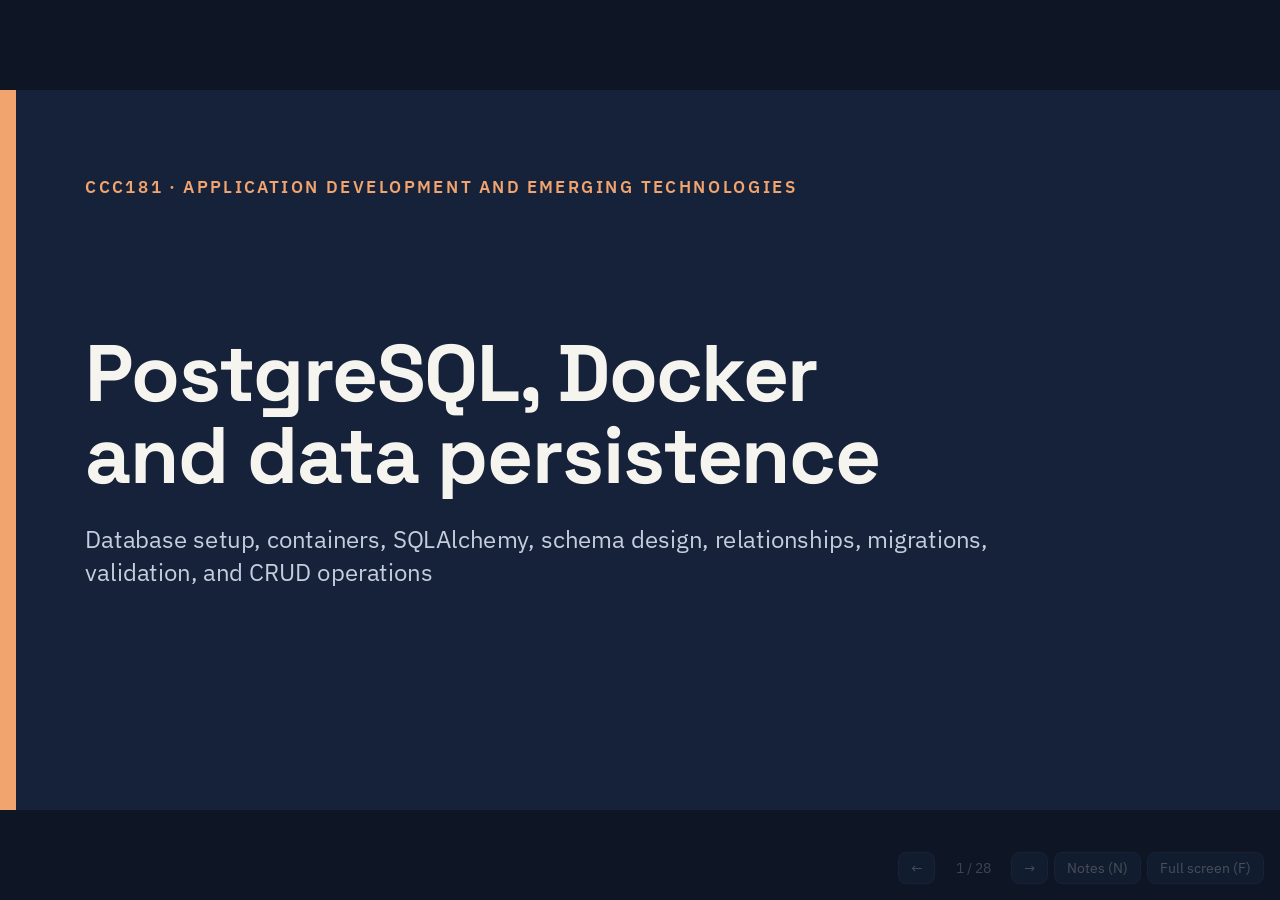
<file: lecture/notes/CCC181-Week4-PostgreSQL-Docker-and-Data-Persistence.html>
<!doctype html>
<html lang="en">
<head>
<meta charset="utf-8">
<meta name="viewport" content="width=device-width, initial-scale=1">
<title>Week 4: PostgreSQL, Docker and Data Persistence</title>
<link rel="preconnect" href="https://fonts.googleapis.com">
<link rel="preconnect" href="https://fonts.gstatic.com" crossorigin>
<link rel="stylesheet" href="https://fonts.googleapis.com/css2?family=Space+Grotesk:wght@400..700&family=IBM+Plex+Sans:ital,wght@0,400;0,500;0,600;0,700;1,400&family=JetBrains+Mono:wght@400;700&display=swap">
<style>
  * { box-sizing: border-box; font-variant-ligatures: none; font-feature-settings: "liga" 0, "calt" 0; }
  html, body { margin: 0; height: 100%; background: #0E1626; overflow: hidden; }
  body { font-family: 'IBM Plex Sans', Arial, sans-serif; -webkit-font-smoothing: antialiased; }
  #deck { position: absolute; left: 50%; top: 50%; width: 1920px; height: 1080px; transform-origin: center center; }
  #deck > section { position: absolute; left: 0; top: 0; width: 1920px; height: 1080px; overflow: hidden; visibility: hidden; opacity: 0; transition: opacity .35s ease, visibility 0s linear .35s; }
  #deck > section.active { visibility: visible; opacity: 1; transition: opacity .35s ease; }
  h1, h2, h3, p, ul, ol, table { margin: 0; }
  ul, ol { padding-left: 1.2em; }
  aside { display: none; }
  table { border-collapse: collapse; width: 100%; }
  th, td { padding: 14px 22px; text-align: left; vertical-align: top; line-height: 1.35; }
  th { font-weight: 600; }
  td { border-top: 1px solid #E2DED3; }
  x-shape { display: block; flex: none; }
  x-shape[kind="arrow-right"] { clip-path: polygon(0 30%, 62% 30%, 62% 0, 100% 50%, 62% 100%, 62% 70%, 0 70%); }
  x-shape[kind="arrow-left"]  { clip-path: polygon(100% 30%, 38% 30%, 38% 0, 0 50%, 38% 100%, 38% 70%, 100% 70%); }
  x-shape[kind="arrow-down"]  { clip-path: polygon(30% 0, 70% 0, 70% 55%, 100% 55%, 50% 100%, 0 55%, 30% 55%); }
  x-shape[kind="arrow-up"]    { clip-path: polygon(30% 100%, 70% 100%, 70% 45%, 100% 45%, 50% 0, 0 45%, 30% 45%); }
  .ui { position: fixed; right: 16px; bottom: 16px; display: flex; gap: 6px; align-items: center; z-index: 10; font: 14px/1 'IBM Plex Sans', Arial, sans-serif; opacity: .25; transition: opacity .2s; }
  .ui:hover, .ui:focus-within { opacity: 1; }
  .ui button { font: inherit; color: #F6F4EE; background: #22304C; border: 1px solid #3A4866; border-radius: 8px; padding: 8px 12px; cursor: pointer; }
  .ui button:focus-visible { outline: 2px solid #F2A46E; outline-offset: 2px; }
  .ui span { color: #C5CEDD; min-width: 64px; text-align: center; }
  #notes { position: fixed; left: 16px; right: 16px; bottom: 64px; max-height: 40vh; overflow: auto; background: rgba(22,34,58,.96); color: #F6F4EE; border: 1px solid #3A4866; border-radius: 12px; padding: 16px 20px; font: 16px/1.5 'IBM Plex Sans', Arial, sans-serif; display: none; z-index: 9; }
  #notes.show { display: block; }
  #notes b { color: #F2A46E; }
  @media print {
    @page { size: 1920px 1080px; margin: 0; }
    html, body { height: auto; overflow: visible; background: none; }
    #deck { position: static; transform: none !important; width: 1920px; height: auto; }
    #deck > section { position: relative; visibility: visible; opacity: 1; break-after: page; page-break-after: always; }
    .ui, #notes { display: none !important; }
  }
</style>
</head>
<body>
<main id="deck" aria-live="polite">
<section id="cover" data-transition="fade" style="display:flex; flex-direction:column; justify-content:space-between; padding:128px; background:#16223A">
  <div style="position:absolute; top:0; left:0; width:24px; height:1080px; display:flex; flex-direction:column; background:#F2A46E"></div>
  <p style="font-family:'IBM Plex Sans', Arial, sans-serif; font-size:26px; font-weight:600; letter-spacing:3px; text-transform:uppercase; color:#F2A46E">CCC181 · Application Development and Emerging Technologies</p>
  <div style="display:flex; flex-direction:column; gap:40px">
    <h1 style="font-family:'Space Grotesk', Arial, sans-serif; font-size:120px; font-weight:700; line-height:1.02; letter-spacing:-2px; color:#F6F4EE">PostgreSQL, Docker<br>and data persistence</h1>
    <p style="width:1400px; font-family:'IBM Plex Sans', Arial, sans-serif; font-size:36px; line-height:1.4; color:#C5CEDD">Database setup, containers, SQLAlchemy, schema design, relationships, migrations, validation, and CRUD operations</p>
  </div>
  <div></div>
  <aside>Week 3 gave ClinicQ real screens: a join form, a My place page and a staff dashboard. But every ticket still lives in a Python list, so it disappears when the server restarts. This week the app gets a memory: PostgreSQL running in a Docker container, a schema designed from the requirements, SQLAlchemy models, migrations, validation and working create, read, update and delete. Under the catch-up schedule we cover this in the week of Oct 26.</aside>
</section>
<section id="agenda" data-transition="fade" style="background:#F6F4EE; color:#1B2438; font-family:'IBM Plex Sans', Arial, sans-serif; padding:128px 128px 160px; display:flex; flex-direction:column; gap:36px">
  <div style="display:flex; flex-direction:column; gap:12px">
    <p style="font-size:24px; font-weight:600; letter-spacing:3px; text-transform:uppercase; color:#B4501E">This week</p>
    <h2 style="font-family:'Space Grotesk', Arial, sans-serif; font-size:64px; font-weight:700; line-height:1.1; color:#16223A">From a Python list to a real database</h2>
  </div>
  <div style="display:grid; grid-template-columns:1fr 1fr 1fr 1fr; gap:18px"><div style="display:flex; flex-direction:column; gap:8px; background:#FFFDF8; border:1px solid #E2DED3; border-top:6px solid #B4501E; border-radius:14px; padding:24px"><p style="font-family:'Space Grotesk', Arial, sans-serif; font-size:36px; font-weight:700; line-height:1; color:#B4501E">01</p><h3 style="font-size:28px; font-weight:600; color:#16223A">Persistence</h3><p style="font-size:24px; line-height:1.35; color:#4A5366">Why data must outlive the server</p></div><div style="display:flex; flex-direction:column; gap:8px; background:#FFFDF8; border:1px solid #E2DED3; border-top:6px solid #B4501E; border-radius:14px; padding:24px"><p style="font-family:'Space Grotesk', Arial, sans-serif; font-size:36px; font-weight:700; line-height:1; color:#B4501E">02</p><h3 style="font-size:28px; font-weight:600; color:#16223A">Docker</h3><p style="font-size:24px; line-height:1.35; color:#4A5366">PostgreSQL in a container</p></div><div style="display:flex; flex-direction:column; gap:8px; background:#FFFDF8; border:1px solid #E2DED3; border-top:6px solid #B4501E; border-radius:14px; padding:24px"><p style="font-family:'Space Grotesk', Arial, sans-serif; font-size:36px; font-weight:700; line-height:1; color:#B4501E">03</p><h3 style="font-size:28px; font-weight:600; color:#16223A">Schema design</h3><p style="font-size:24px; line-height:1.35; color:#4A5366">Entities, keys, types</p></div><div style="display:flex; flex-direction:column; gap:8px; background:#FFFDF8; border:1px solid #E2DED3; border-top:6px solid #B4501E; border-radius:14px; padding:24px"><p style="font-family:'Space Grotesk', Arial, sans-serif; font-size:36px; font-weight:700; line-height:1; color:#B4501E">04</p><h3 style="font-size:28px; font-weight:600; color:#16223A">Relationships</h3><p style="font-size:24px; line-height:1.35; color:#4A5366">One-to-many, many-to-many</p></div><div style="display:flex; flex-direction:column; gap:8px; background:#FFFDF8; border:1px solid #E2DED3; border-top:6px solid #2D6F78; border-radius:14px; padding:24px"><p style="font-family:'Space Grotesk', Arial, sans-serif; font-size:36px; font-weight:700; line-height:1; color:#2D6F78">05</p><h3 style="font-size:28px; font-weight:600; color:#16223A">SQLAlchemy</h3><p style="font-size:24px; line-height:1.35; color:#4A5366">Tables as Python classes</p></div><div style="display:flex; flex-direction:column; gap:8px; background:#FFFDF8; border:1px solid #E2DED3; border-top:6px solid #2D6F78; border-radius:14px; padding:24px"><p style="font-family:'Space Grotesk', Arial, sans-serif; font-size:36px; font-weight:700; line-height:1; color:#2D6F78">06</p><h3 style="font-size:28px; font-weight:600; color:#16223A">Migrations</h3><p style="font-size:24px; line-height:1.35; color:#4A5366">Version control for the schema</p></div><div style="display:flex; flex-direction:column; gap:8px; background:#FFFDF8; border:1px solid #E2DED3; border-top:6px solid #2D6F78; border-radius:14px; padding:24px"><p style="font-family:'Space Grotesk', Arial, sans-serif; font-size:36px; font-weight:700; line-height:1; color:#2D6F78">07</p><h3 style="font-size:28px; font-weight:600; color:#16223A">CRUD &amp; validation</h3><p style="font-size:24px; line-height:1.35; color:#4A5366">Create, read, update, delete</p></div><div style="display:flex; flex-direction:column; gap:8px; background:#16223A; border-radius:14px; padding:24px"><p style="font-family:'Space Grotesk', Arial, sans-serif; font-size:36px; font-weight:700; line-height:1; color:#F2A46E">08</p><h3 style="font-size:28px; font-weight:600; color:#F6F4EE">Lab</h3><p style="font-size:24px; line-height:1.35; color:#C5CEDD">Persist your MVP's main data</p></div></div>
  <p style="font-size:28px; line-height:1.4; color:#1B2438; background:#FBE9DC; padding:22px 30px; border-radius:12px"><b>Thread through the week:</b> when Ana joins the queue, her ticket must still be there after the server restarts, and no one else can take her place.</p>
  <p style="position:absolute; left:128px; bottom:64px; width:1300px; font-size:24px; color:#5A6272">CCC181 · Week 4 · PostgreSQL, Docker and data persistence</p>
  <p style="position:absolute; right:128px; bottom:64px; width:120px; font-size:24px; color:#5A6272; text-align:right">02</p>
  <aside>Eight blocks in build order: understand why, start the database, design the tables, connect them, map them to Python, version the schema, then build the four operations with validation. The lab applies all of it to each student's own MVP. The Ana sentence is the acceptance test for the week: a restart must not lose tickets, and two students must never end up with the same position.</aside>
</section>
<section id="why-persist" data-section="Why persistence, and why PostgreSQL" data-transition="fade" style="background:#F6F4EE; color:#1B2438; font-family:'IBM Plex Sans', Arial, sans-serif; padding:128px 128px 160px; display:flex; flex-direction:column; gap:36px">
  <div style="display:flex; flex-direction:column; gap:12px">
    <p style="font-size:24px; font-weight:600; letter-spacing:3px; text-transform:uppercase; color:#B4501E">Persistence</p>
    <h2 style="font-family:'Space Grotesk', Arial, sans-serif; font-size:64px; font-weight:700; line-height:1.1; color:#16223A">Week 2's ticket list forgets everything</h2>
  </div>
  <div style="display:flex; flex-direction:row; gap:28px"><div style="flex:1; display:flex; flex-direction:column; gap:12px"><p style="font-family:'JetBrains Mono', 'Courier New', monospace; font-size:24px; font-weight:700; color:#5A6272">app.py</p><div style="background:#16223A; border-radius:16px; padding:24px 28px"><p style="font-family:'JetBrains Mono', 'Courier New', monospace; font-size:24px; line-height:1.5; color:#E6EAF2"><span style="color:#9AA7BD"># app.py (Week 2)</span><br>TICKETS = [12, 13, 14]<br><br>@app.route(<span style="color:#9FD3D9">"/"</span>)<br><span style="color:#F2A46E">def</span> index():<br>&#160;&#160;&#160;&#160;<span style="color:#F2A46E">return</span> render_template(<br>&#160;&#160;&#160;&#160;&#160;&#160;&#160;&#160;<span style="color:#9FD3D9">"index.html"</span>, tickets=TICKETS)</p></div></div><div style="flex:1.1; display:flex; flex-direction:column; gap:14px"><p style="font-size:27px; line-height:1.45;">A Python list lives in the server's memory. It is lost when:</p><div style="display:flex; flex-direction:column; gap:8px; background:#FFFDF8; border:1px solid #E2DED3; border-radius:14px; padding:20px 24px"><h3 style="font-size:28px; font-weight:600; color:#8A3A14">The server restarts</h3><p style="font-size:24px; line-height:1.4; color:#4A5366">Every deploy, crash or code change in debug mode</p></div><div style="display:flex; flex-direction:column; gap:8px; background:#FFFDF8; border:1px solid #E2DED3; border-radius:14px; padding:20px 24px"><h3 style="font-size:28px; font-weight:600; color:#8A3A14">You run two workers</h3><p style="font-size:24px; line-height:1.4; color:#4A5366">Each process has its own copy of the list</p></div><div style="display:flex; flex-direction:column; gap:8px; background:#FFFDF8; border:1px solid #E2DED3; border-radius:14px; padding:20px 24px"><h3 style="font-size:28px; font-weight:600; color:#8A3A14">Two users write at once</h3><p style="font-size:24px; line-height:1.4; color:#4A5366">No rules stop two tickets getting the same number</p></div></div></div>
  <p style="position:absolute; left:128px; bottom:64px; width:1300px; font-size:24px; color:#5A6272">CCC181 · Week 4 · PostgreSQL, Docker and data persistence</p>
  <p style="position:absolute; right:128px; bottom:64px; width:120px; font-size:24px; color:#5A6272; text-align:right">03</p>
  <aside>Start with the Week 2 starter app everyone already has. Ask: what happens to the tickets if I press Ctrl+C and run flask again? In debug mode the reloader restarts the process on every file save, so the data disappears even during development. Production servers like Gunicorn run several worker processes, each with its own memory, so users would see different queues. A database solves all three: data survives restarts, every worker sees the same data, and the database enforces rules when many users write at once.</aside>
</section>
<section id="pg-what" data-transition="fade" style="background:#F6F4EE; color:#1B2438; font-family:'IBM Plex Sans', Arial, sans-serif; padding:128px 128px 160px; display:flex; flex-direction:column; gap:36px">
  <div style="display:flex; flex-direction:column; gap:12px">
    <p style="font-size:24px; font-weight:600; letter-spacing:3px; text-transform:uppercase; color:#B4501E">Persistence</p>
    <h2 style="font-family:'Space Grotesk', Arial, sans-serif; font-size:64px; font-weight:700; line-height:1.1; color:#16223A">Why PostgreSQL for ClinicQ</h2>
  </div>
  <div style="display:flex; flex-direction:column; gap:32px"><div style="display:flex; flex-direction:column; gap:10px; background:#16223A; border-radius:16px; padding:30px 36px"><p style="font-size:24px; font-weight:600; letter-spacing:2px; text-transform:uppercase; color:#F2A46E">Definition</p><p style="font-family:'Space Grotesk', Arial, sans-serif; font-size:32px; font-weight:500; line-height:1.35; color:#F6F4EE">PostgreSQL is an open-source relational database: data lives in tables of rows and columns, linked by keys and queried with SQL.</p></div><div style="display:grid; grid-template-columns:1fr 1fr 1fr 1fr; gap:18px"><div style="display:flex; flex-direction:column; gap:8px; background:#FFFDF8; border:1px solid #E2DED3; border-radius:14px; padding:20px 24px"><h3 style="font-size:28px; font-weight:600; color:#B4501E">Reliable</h3><p style="font-size:24px; line-height:1.4; color:#4A5366">ACID transactions: a write either fully happens or not at all</p></div><div style="display:flex; flex-direction:column; gap:8px; background:#FFFDF8; border:1px solid #E2DED3; border-radius:14px; padding:20px 24px"><h3 style="font-size:28px; font-weight:600; color:#B4501E">Standard SQL</h3><p style="font-size:24px; line-height:1.4; color:#4A5366">What you learn transfers to MySQL, SQL Server, SQLite</p></div><div style="display:flex; flex-direction:column; gap:8px; background:#FFFDF8; border:1px solid #E2DED3; border-radius:14px; padding:20px 24px"><h3 style="font-size:28px; font-weight:600; color:#B4501E">Rich types</h3><p style="font-size:24px; line-height:1.4; color:#4A5366">Dates, enums, arrays, JSONB, full-text search</p></div><div style="display:flex; flex-direction:column; gap:8px; background:#FFFDF8; border:1px solid #E2DED3; border-radius:14px; padding:20px 24px"><h3 style="font-size:28px; font-weight:600; color:#B4501E">Free and open</h3><p style="font-size:24px; line-height:1.4; color:#4A5366">Used by startups and governments; runs anywhere</p></div></div></div>
  <p style="position:absolute; left:128px; bottom:64px; width:1300px; font-size:24px; color:#5A6272">PostgreSQL Global Development Group, postgresql.org/about</p>
  <p style="position:absolute; right:128px; bottom:64px; width:120px; font-size:24px; color:#5A6272; text-align:right">04</p>
  <aside>Relational databases have been the default for business data for decades because they enforce structure and correctness. ACID stands for atomicity, consistency, isolation and durability; we will use transactions in Week 5. PostgreSQL also gives us features we need later in the course: JSONB and full-text search in Week 7. Alternatives worth naming: SQLite is a single file and great for tests or tiny apps but weak with many concurrent writers; MySQL is also fine; MongoDB is a document database without enforced relations. For a queue where correctness matters, a relational database is the right fit.</aside>
</section>
<section id="tables" data-transition="fade" style="background:#F6F4EE; color:#1B2438; font-family:'IBM Plex Sans', Arial, sans-serif; padding:128px 128px 160px; display:flex; flex-direction:column; gap:36px">
  <div style="display:flex; flex-direction:column; gap:12px">
    <p style="font-size:24px; font-weight:600; letter-spacing:3px; text-transform:uppercase; color:#B4501E">Persistence</p>
    <h2 style="font-family:'Space Grotesk', Arial, sans-serif; font-size:64px; font-weight:700; line-height:1.1; color:#16223A">Tables, rows, columns and keys</h2>
  </div>
  <div style="display:flex; flex-direction:column; gap:28px"><table style="font-size:25px; color:#1B2438; font-family:'IBM Plex Sans', Arial, sans-serif; background:#FFFDF8; border:1px solid #E2DED3"><tr style="background:#16223A"><th style="width:12%; color:#F6F4EE">id</th><th style="width:18%; color:#F6F4EE">user_id</th><th style="width:20%; color:#F6F4EE">service_id</th><th style="width:20%; color:#F6F4EE">status</th><th style="width:30%; color:#F6F4EE">created_at</th></tr><tr><td style="font-family:'JetBrains Mono', 'Courier New', monospace">12</td><td style="font-family:'JetBrains Mono', 'Courier New', monospace">3</td><td style="font-family:'JetBrains Mono', 'Courier New', monospace">1</td><td style="font-family:'JetBrains Mono', 'Courier New', monospace">waiting</td><td style="font-family:'JetBrains Mono', 'Courier New', monospace">2026-10-26 08:01</td></tr><tr style="background:#F1EEE6"><td style="font-family:'JetBrains Mono', 'Courier New', monospace">13</td><td style="font-family:'JetBrains Mono', 'Courier New', monospace">7</td><td style="font-family:'JetBrains Mono', 'Courier New', monospace">2</td><td style="font-family:'JetBrains Mono', 'Courier New', monospace">waiting</td><td style="font-family:'JetBrains Mono', 'Courier New', monospace">2026-10-26 08:04</td></tr><tr><td style="font-family:'JetBrains Mono', 'Courier New', monospace">14</td><td style="font-family:'JetBrains Mono', 'Courier New', monospace">3</td><td style="font-family:'JetBrains Mono', 'Courier New', monospace">1</td><td style="font-family:'JetBrains Mono', 'Courier New', monospace">served</td><td style="font-family:'JetBrains Mono', 'Courier New', monospace">2026-10-26 08:10</td></tr></table><div style="display:grid; grid-template-columns:1fr 1fr 1fr 1fr; gap:18px"><div style="display:flex; flex-direction:column; gap:8px; background:#FFFDF8; border:1px solid #E2DED3; border-radius:14px; padding:20px 24px"><h3 style="font-size:28px; font-weight:600; color:#B4501E">Row</h3><p style="font-size:24px; line-height:1.4; color:#4A5366">One ticket: a single record</p></div><div style="display:flex; flex-direction:column; gap:8px; background:#FFFDF8; border:1px solid #E2DED3; border-radius:14px; padding:20px 24px"><h3 style="font-size:28px; font-weight:600; color:#B4501E">Column</h3><p style="font-size:24px; line-height:1.4; color:#4A5366">One attribute with one data type</p></div><div style="display:flex; flex-direction:column; gap:8px; background:#FFFDF8; border:1px solid #E2DED3; border-radius:14px; padding:20px 24px"><h3 style="font-size:28px; font-weight:600; color:#B4501E">Primary key <span style="color:#B4501E; font-weight:700">PK</span></h3><p style="font-size:24px; line-height:1.4; color:#4A5366"><span style="font-family:'JetBrains Mono', 'Courier New', monospace">id</span> uniquely identifies each row</p></div><div style="display:flex; flex-direction:column; gap:8px; background:#FFFDF8; border:1px solid #E2DED3; border-radius:14px; padding:20px 24px"><h3 style="font-size:28px; font-weight:600; color:#2D6F78">Foreign key <span style="color:#2D6F78; font-weight:700">FK</span></h3><p style="font-size:24px; line-height:1.4; color:#4A5366"><span style="font-family:'JetBrains Mono', 'Courier New', monospace">service_id</span> points to a row in services</p></div></div></div>
  <p style="position:absolute; left:128px; bottom:64px; width:1300px; font-size:24px; color:#5A6272">CCC181 · Week 4 · PostgreSQL, Docker and data persistence</p>
  <p style="position:absolute; right:128px; bottom:64px; width:120px; font-size:24px; color:#5A6272; text-align:right">05</p>
  <aside>This is the tickets table we will build. Each row is one ticket, each column has one type. The primary key never changes and never repeats; PostgreSQL generates it for us. user_id and service_id are foreign keys: instead of copying the student's name or the service name into every ticket, we store the id of a row in another table. The database then refuses a ticket that points to a service that does not exist. Ticket 14 shows the same student coming back later, which is why users get their own table.</aside>
</section>
<section id="docker-what" data-section="Docker: running PostgreSQL in a container" data-transition="fade" style="background:#F6F4EE; color:#1B2438; font-family:'IBM Plex Sans', Arial, sans-serif; padding:128px 128px 160px; display:flex; flex-direction:column; gap:36px">
  <div style="display:flex; flex-direction:column; gap:12px">
    <p style="font-size:24px; font-weight:600; letter-spacing:3px; text-transform:uppercase; color:#B4501E">Docker</p>
    <h2 style="font-family:'Space Grotesk', Arial, sans-serif; font-size:64px; font-weight:700; line-height:1.1; color:#16223A">Docker: the database in a box</h2>
  </div>
  <div style="display:flex; flex-direction:column; gap:28px"><div style="display:flex; flex-direction:row; gap:28px"><div style="flex:1; display:flex; flex-direction:column; gap:14px"><p style="font-size:27px; line-height:1.45;">Installing PostgreSQL directly means different versions, settings and passwords on every laptop.</p><p style="font-size:27px; line-height:1.45;"><b>Docker</b> runs it in a <b>container</b>: an isolated process built from an image, the same on Windows, macOS and Linux.</p><p style="font-size:26px; line-height:1.4; color:#1B2438; background:#E3EFF0; padding:20px 28px; border-radius:12px">“It works on my machine” becomes “it works on every machine”.</p></div><div style="display:grid; grid-template-columns:1fr 1fr; gap:18px"><div style="display:flex; flex-direction:column; gap:8px; background:#FFFDF8; border:1px solid #E2DED3; border-radius:14px; padding:20px 24px"><h3 style="font-size:28px; font-weight:600; color:#2D6F78">Image</h3><p style="font-size:24px; line-height:1.4; color:#4A5366">A read-only template, e.g. <span style="font-family:'JetBrains Mono', 'Courier New', monospace">postgres:17</span></p></div><div style="display:flex; flex-direction:column; gap:8px; background:#FFFDF8; border:1px solid #E2DED3; border-radius:14px; padding:20px 24px"><h3 style="font-size:28px; font-weight:600; color:#2D6F78">Container</h3><p style="font-size:24px; line-height:1.4; color:#4A5366">A running instance of an image</p></div><div style="display:flex; flex-direction:column; gap:8px; background:#FFFDF8; border:1px solid #E2DED3; border-radius:14px; padding:20px 24px"><h3 style="font-size:28px; font-weight:600; color:#2D6F78">Volume</h3><p style="font-size:24px; line-height:1.4; color:#4A5366">Storage that survives when the container is removed</p></div><div style="display:flex; flex-direction:column; gap:8px; background:#FFFDF8; border:1px solid #E2DED3; border-radius:14px; padding:20px 24px"><h3 style="font-size:28px; font-weight:600; color:#2D6F78">Port</h3><p style="font-size:24px; line-height:1.4; color:#4A5366"><span style="font-family:'JetBrains Mono', 'Courier New', monospace">5432:5432</span> connects your laptop to the container</p></div></div></div></div>
  <p style="position:absolute; left:128px; bottom:64px; width:1300px; font-size:24px; color:#5A6272">CCC181 · Week 4 · PostgreSQL, Docker and data persistence</p>
  <p style="position:absolute; right:128px; bottom:64px; width:120px; font-size:24px; color:#5A6272; text-align:right">06</p>
  <aside>Analogy: an image is a class, a container is an object made from it. The key idea for databases is the volume: containers are disposable, but the data directory is mounted on a named volume, so deleting and recreating the container keeps the data. Students need Docker Desktop on Windows or macOS (WSL 2 backend on Windows) or Docker Engine on Linux. If a laptop cannot run Docker, a local PostgreSQL install is an acceptable fallback; the Flask code does not change, only the connection string.</aside>
</section>
<section id="compose" data-transition="fade" style="background:#F6F4EE; color:#1B2438; font-family:'IBM Plex Sans', Arial, sans-serif; padding:128px 128px 160px; display:flex; flex-direction:column; gap:36px">
  <div style="display:flex; flex-direction:column; gap:12px">
    <p style="font-size:24px; font-weight:600; letter-spacing:3px; text-transform:uppercase; color:#B4501E">Docker</p>
    <h2 style="font-family:'Space Grotesk', Arial, sans-serif; font-size:64px; font-weight:700; line-height:1.1; color:#16223A">compose.yaml: PostgreSQL in 14 lines</h2>
  </div>
  <div style="display:flex; flex-direction:row; gap:28px"><div style="flex:1.25; display:flex; flex-direction:column; gap:12px"><p style="font-family:'JetBrains Mono', 'Courier New', monospace; font-size:24px; font-weight:700; color:#5A6272">compose.yaml</p><div style="background:#16223A; border-radius:16px; padding:24px 28px"><p style="font-family:'JetBrains Mono', 'Courier New', monospace; font-size:24px; line-height:1.5; color:#E6EAF2">services:<br>&#160;&#160;db:<br>&#160;&#160;&#160;&#160;image: postgres:17<br>&#160;&#160;&#160;&#160;container_name: clinicq-db<br>&#160;&#160;&#160;&#160;environment:<br>&#160;&#160;&#160;&#160;&#160;&#160;POSTGRES_USER: clinicq<br>&#160;&#160;&#160;&#160;&#160;&#160;POSTGRES_PASSWORD: ${POSTGRES_PASSWORD}<br>&#160;&#160;&#160;&#160;&#160;&#160;POSTGRES_DB: clinicq<br>&#160;&#160;&#160;&#160;ports:<br>&#160;&#160;&#160;&#160;&#160;&#160;- <span style="color:#9FD3D9">"5432:5432"</span><br>&#160;&#160;&#160;&#160;volumes:<br>&#160;&#160;&#160;&#160;&#160;&#160;- pgdata:/var/lib/postgresql/data<br>volumes:<br>&#160;&#160;pgdata:</p></div></div><div style="flex:1; display:flex; flex-direction:column; gap:14px"><div style="display:flex; flex-direction:column; gap:8px; background:#FFFDF8; border:1px solid #E2DED3; border-radius:14px; padding:20px 24px"><h3 style="font-size:28px; font-weight:600; color:#2D6F78">Pin the version</h3><p style="font-size:24px; line-height:1.4; color:#4A5366"><span style="font-family:'JetBrains Mono', 'Courier New', monospace">postgres:17</span>, never <span style="font-family:'JetBrains Mono', 'Courier New', monospace">latest</span>, so everyone runs the same database</p></div><div style="display:flex; flex-direction:column; gap:8px; background:#FFFDF8; border:1px solid #E2DED3; border-radius:14px; padding:20px 24px"><h3 style="font-size:28px; font-weight:600; color:#2D6F78">Secrets from .env</h3><p style="font-size:24px; line-height:1.4; color:#4A5366"><span style="font-family:'JetBrains Mono', 'Courier New', monospace">${POSTGRES_PASSWORD}</span> is read from a .env file Git ignores</p></div><div style="display:flex; flex-direction:column; gap:8px; background:#FFFDF8; border:1px solid #E2DED3; border-radius:14px; padding:20px 24px"><h3 style="font-size:28px; font-weight:600; color:#2D6F78">Named volume</h3><p style="font-size:24px; line-height:1.4; color:#4A5366"><span style="font-family:'JetBrains Mono', 'Courier New', monospace">pgdata</span> keeps the data when the container is recreated</p></div></div></div>
  <p style="position:absolute; left:128px; bottom:64px; width:1300px; font-size:24px; color:#5A6272">Docker Official Image: postgres (hub.docker.com/_/postgres)</p>
  <p style="position:absolute; right:128px; bottom:64px; width:120px; font-size:24px; color:#5A6272; text-align:right">07</p>
  <aside>Docker Compose describes the services an app needs in one file that lives in the repository. Compose automatically reads a .env file in the same folder and substitutes the variables. The official postgres image creates the user and database from the three environment variables the first time the volume is empty. Pinning the major version matters: the data directory format changes between major versions, and newer images also changed the recommended volume path, so latest can break an existing volume. Later, in Week 11, we add the Flask app itself as a second service in this file.</aside>
</section>
<section id="docker-cmds" data-transition="fade" style="background:#F6F4EE; color:#1B2438; font-family:'IBM Plex Sans', Arial, sans-serif; padding:128px 128px 160px; display:flex; flex-direction:column; gap:36px">
  <div style="display:flex; flex-direction:column; gap:12px">
    <p style="font-size:24px; font-weight:600; letter-spacing:3px; text-transform:uppercase; color:#B4501E">Docker</p>
    <h2 style="font-family:'Space Grotesk', Arial, sans-serif; font-size:64px; font-weight:700; line-height:1.1; color:#16223A">The commands you will use every day</h2>
  </div>
  <div style="display:flex; flex-direction:column; gap:28px"><table style="font-size:25px; color:#1B2438; font-family:'IBM Plex Sans', Arial, sans-serif; background:#FFFDF8; border:1px solid #E2DED3"><tr style="background:#16223A"><th style="width:48%; color:#F6F4EE">Command</th><th style="width:52%; color:#F6F4EE">What it does</th></tr><tr><td><span style="font-family:'JetBrains Mono', 'Courier New', monospace">docker compose up -d</span></td><td>Start the database in the background</td></tr><tr style="background:#F1EEE6"><td><span style="font-family:'JetBrains Mono', 'Courier New', monospace">docker compose ps</span></td><td>Check that it is running and healthy</td></tr><tr><td><span style="font-family:'JetBrains Mono', 'Courier New', monospace">docker compose logs db</span></td><td>Read the database's output when something fails</td></tr><tr style="background:#F1EEE6"><td><span style="font-family:'JetBrains Mono', 'Courier New', monospace">docker compose exec db psql -U clinicq</span></td><td>Open a SQL prompt inside the container</td></tr><tr><td><span style="font-family:'JetBrains Mono', 'Courier New', monospace">docker compose down</span></td><td>Stop and remove the container; data stays in the volume</td></tr><tr style="background:#F1EEE6"><td><span style="font-family:'JetBrains Mono', 'Courier New', monospace">docker compose down -v</span></td><td><b>Also deletes the volume and all data</b></td></tr></table><p style="font-size:26px; line-height:1.4; color:#1B2438; background:#E3EFF0; padding:20px 28px; border-radius:12px">Inside psql: <span style="font-family:'JetBrains Mono', 'Courier New', monospace">\dt</span> lists tables, <span style="font-family:'JetBrains Mono', 'Courier New', monospace">\d tickets</span> describes one, <span style="font-family:'JetBrains Mono', 'Courier New', monospace">\q</span> quits.</p></div>
  <p style="position:absolute; left:128px; bottom:64px; width:1300px; font-size:24px; color:#5A6272">CCC181 · Week 4 · PostgreSQL, Docker and data persistence</p>
  <p style="position:absolute; right:128px; bottom:64px; width:120px; font-size:24px; color:#5A6272; text-align:right">08</p>
  <aside>Have everyone run up -d and then exec psql during class, so problems surface early: Docker not running, port 5432 already taken by a local PostgreSQL install (change the left side to 5433:5432 and update the URL), or virtualization disabled in the BIOS. Stress the difference between down and down -v: the -v flag removes volumes, which is useful to start fresh but destroys all data. The psql meta-commands start with a backslash.</aside>
</section>
<section id="env" data-transition="fade" style="background:#F6F4EE; color:#1B2438; font-family:'IBM Plex Sans', Arial, sans-serif; padding:128px 128px 160px; display:flex; flex-direction:column; gap:36px">
  <div style="display:flex; flex-direction:column; gap:12px">
    <p style="font-size:24px; font-weight:600; letter-spacing:3px; text-transform:uppercase; color:#B4501E">Docker</p>
    <h2 style="font-family:'Space Grotesk', Arial, sans-serif; font-size:64px; font-weight:700; line-height:1.1; color:#16223A">Connecting Flask with a connection string</h2>
  </div>
  <div style="display:flex; flex-direction:row; gap:28px"><div style="flex:1.4; display:flex; flex-direction:column; gap:20px"><div style="display:flex; flex-direction:column; gap:12px"><p style="font-family:'JetBrains Mono', 'Courier New', monospace; font-size:24px; font-weight:700; color:#5A6272">.env (never committed)</p><div style="background:#16223A; border-radius:16px; padding:24px 28px"><p style="font-family:'JetBrains Mono', 'Courier New', monospace; font-size:24px; line-height:1.5; color:#E6EAF2">POSTGRES_PASSWORD=change-me<br>DATABASE_URL=postgresql+psycopg://clinicq:change-me@localhost:5432/clinicq</p></div></div><div style="display:flex; flex-direction:column; gap:12px"><p style="font-family:'JetBrains Mono', 'Courier New', monospace; font-size:24px; font-weight:700; color:#5A6272">requirements.txt</p><div style="background:#16223A; border-radius:16px; padding:24px 28px"><p style="font-family:'JetBrains Mono', 'Courier New', monospace; font-size:24px; line-height:1.5; color:#E6EAF2"><span style="color:#9AA7BD"># requirements.txt additions</span><br>Flask-SQLAlchemy<br>Flask-Migrate<br>psycopg[binary]<br>python-dotenv</p></div></div></div><div style="flex:1; display:flex; flex-direction:column; gap:12px"><p style="font-size:26px; line-height:1.45;">Read the URL left to right:</p><div style="display:flex; flex-direction:column; gap:8px; background:#FFFDF8; border:1px solid #E2DED3; border-radius:14px; padding:20px 24px"><h3 style="font-size:28px; font-weight:600; color:#2D6F78"><span style="font-family:'JetBrains Mono', 'Courier New', monospace">postgresql+psycopg</span></h3><p style="font-size:24px; line-height:1.4; color:#4A5366">Database type + Python driver</p></div><div style="display:flex; flex-direction:column; gap:8px; background:#FFFDF8; border:1px solid #E2DED3; border-radius:14px; padding:20px 24px"><h3 style="font-size:28px; font-weight:600; color:#2D6F78"><span style="font-family:'JetBrains Mono', 'Courier New', monospace">clinicq:change-me</span></h3><p style="font-size:24px; line-height:1.4; color:#4A5366">User and password</p></div><div style="display:flex; flex-direction:column; gap:8px; background:#FFFDF8; border:1px solid #E2DED3; border-radius:14px; padding:20px 24px"><h3 style="font-size:28px; font-weight:600; color:#2D6F78"><span style="font-family:'JetBrains Mono', 'Courier New', monospace">localhost:5432/clinicq</span></h3><p style="font-size:24px; line-height:1.4; color:#4A5366">Host, port and database name</p></div></div></div>
  <p style="position:absolute; left:128px; bottom:64px; width:1300px; font-size:24px; color:#5A6272">CCC181 · Week 4 · PostgreSQL, Docker and data persistence</p>
  <p style="position:absolute; right:128px; bottom:64px; width:120px; font-size:24px; color:#5A6272; text-align:right">09</p>
  <aside>One environment variable holds everything Flask needs to connect. psycopg is the PostgreSQL driver for Python; version 3 is used with the postgresql+psycopg prefix. When python-dotenv is installed, the flask command loads .env automatically, so os.environ sees DATABASE_URL. The .env file must be in .gitignore; commit a .env.example with placeholder values instead so teammates and the instructor know which variables exist. Remember to pip freeze &gt; requirements.txt after installing so the versions are pinned like in Week 2.</aside>
</section>
<section id="entities" data-section="Schema design: entities, keys, types and normalization" data-transition="fade" style="background:#F6F4EE; color:#1B2438; font-family:'IBM Plex Sans', Arial, sans-serif; padding:128px 128px 160px; display:flex; flex-direction:column; gap:36px">
  <div style="display:flex; flex-direction:column; gap:12px">
    <p style="font-size:24px; font-weight:600; letter-spacing:3px; text-transform:uppercase; color:#B4501E">Schema design</p>
    <h2 style="font-family:'Space Grotesk', Arial, sans-serif; font-size:64px; font-weight:700; line-height:1.1; color:#16223A">From requirements to tables</h2>
  </div>
  <div style="display:flex; flex-direction:column; gap:32px"><div style="display:flex; flex-direction:row; align-items:center; gap:12px"><div style="flex:1; display:flex; flex-direction:column; gap:8px; background:#FFFDF8; border:1px solid #E2DED3; border-radius:14px; padding:24px"><p style="font-size:24px; font-weight:700; color:#B4501E">1</p><h3 style="font-size:28px; font-weight:600">Requirements</h3><p style="font-size:24px; line-height:1.35; color:#4A5366">FR-01 join, FR-02 see place, FR-03 serve</p></div><x-shape kind="arrow-right" style="width:40px; height:20px; background:#B4501E"></x-shape><div style="flex:1; display:flex; flex-direction:column; gap:8px; background:#FFFDF8; border:1px solid #E2DED3; border-radius:14px; padding:24px"><p style="font-size:24px; font-weight:700; color:#B4501E">2</p><h3 style="font-size:28px; font-weight:600">Entities</h3><p style="font-size:24px; line-height:1.35; color:#4A5366">The nouns: user, service, ticket</p></div><x-shape kind="arrow-right" style="width:40px; height:20px; background:#B4501E"></x-shape><div style="flex:1; display:flex; flex-direction:column; gap:8px; background:#FFFDF8; border:1px solid #E2DED3; border-radius:14px; padding:24px"><p style="font-size:24px; font-weight:700; color:#B4501E">3</p><h3 style="font-size:28px; font-weight:600">Attributes</h3><p style="font-size:24px; line-height:1.35; color:#4A5366">What we store about each</p></div><x-shape kind="arrow-right" style="width:40px; height:20px; background:#B4501E"></x-shape><div style="flex:1; display:flex; flex-direction:column; gap:8px; background:#FFFDF8; border:1px solid #E2DED3; border-radius:14px; padding:24px"><p style="font-size:24px; font-weight:700; color:#B4501E">4</p><h3 style="font-size:28px; font-weight:600">Relationships</h3><p style="font-size:24px; line-height:1.35; color:#4A5366">How they connect, and how many</p></div><x-shape kind="arrow-right" style="width:40px; height:20px; background:#B4501E"></x-shape><div style="flex:1; display:flex; flex-direction:column; gap:8px; background:#16223A; border-radius:14px; padding:24px"><p style="font-size:24px; font-weight:700; color:#F2A46E">5</p><h3 style="font-size:28px; font-weight:600; color:#F6F4EE">Constraints</h3><p style="font-size:24px; line-height:1.35; color:#C5CEDD">Rules the data must obey</p></div></div><div style="display:flex; flex-direction:row; gap:28px"><div style="flex:1; display:flex; flex-direction:column; gap:8px; background:#FFFDF8; border-left:6px solid #2D6F78; border-radius:0px 12px 12px 0px; padding:20px 26px"><h3 style="font-size:28px; font-weight:600; color:#2D6F78">Look for nouns</h3><p style="font-size:25px; line-height:1.4">“A <u>student</u> joins the <u>queue</u> for a <u>service</u> and gets a <u>ticket</u>.” Nouns become tables; adjectives and details become columns.</p></div><div style="flex:1; display:flex; flex-direction:column; gap:8px; background:#FFFDF8; border-left:6px solid #2D6F78; border-radius:0px 12px 12px 0px; padding:20px 26px"><h3 style="font-size:28px; font-weight:600; color:#2D6F78">Store facts, not results</h3><p style="font-size:25px; line-height:1.4">Store when a ticket was created; compute the position in line when you need it.</p></div></div></div>
  <p style="position:absolute; left:128px; bottom:64px; width:1300px; font-size:24px; color:#5A6272">CCC181 · Week 4 · PostgreSQL, Docker and data persistence</p>
  <p style="position:absolute; right:128px; bottom:64px; width:120px; font-size:24px; color:#5A6272; text-align:right">10</p>
  <aside>Schema design starts from the Week 1 requirements, not from the database. Underline the nouns in each requirement: those are candidate entities. Some nouns are just attributes (a status is a column, not a table). The queue itself is not a table: it is all tickets with status waiting, ordered by creation time. That leads to the second rule: store facts and derive results. If we stored each ticket's position, every join or leave would require rewriting many rows; computing it with a query keeps it always correct. We do that query with a window function next week.</aside>
</section>
<section id="erd" data-transition="fade" style="background:#F6F4EE; color:#1B2438; font-family:'IBM Plex Sans', Arial, sans-serif; padding:128px 128px 160px; display:flex; flex-direction:column; gap:36px">
  <div style="display:flex; flex-direction:column; gap:12px">
    <p style="font-size:24px; font-weight:600; letter-spacing:3px; text-transform:uppercase; color:#B4501E">Schema design</p>
    <h2 style="font-family:'Space Grotesk', Arial, sans-serif; font-size:64px; font-weight:700; line-height:1.1; color:#16223A">ClinicQ's entity-relationship diagram</h2>
  </div>
  <div style="display:flex; flex-direction:column; gap:32px"><div style="display:flex; flex-direction:row; gap:16px; align-items:center"><div style="flex:1; display:flex; flex-direction:column; background:#FFFDF8; border:2px solid #16223A; border-radius:12px"><p style="font-family:'Space Grotesk', Arial, sans-serif; font-size:28px; font-weight:700; color:#F6F4EE; background:#16223A; padding:10px 18px; border-radius:8px 8px 0px 0px">users</p><p style="font-family:'JetBrains Mono', 'Courier New', monospace; font-size:24px; line-height:1.3; padding:6px 18px; border-top:1px solid #E2DED3"><span style="color:#B4501E; font-weight:700">PK</span> id</p><p style="font-family:'JetBrains Mono', 'Courier New', monospace; font-size:24px; line-height:1.3; padding:6px 18px; border-top:1px solid #E2DED3">name</p><p style="font-family:'JetBrains Mono', 'Courier New', monospace; font-size:24px; line-height:1.3; padding:6px 18px; border-top:1px solid #E2DED3">email UNIQUE</p><p style="font-family:'JetBrains Mono', 'Courier New', monospace; font-size:24px; line-height:1.3; padding:6px 18px; border-top:1px solid #E2DED3">role</p></div><div style="display:flex; flex-direction:column; align-items:center; gap:6px; width:120px"><p style="font-family:'JetBrains Mono', 'Courier New', monospace; font-size:24px; font-weight:700; color:#B4501E">1 : N</p><div style="width:96px; height:4px; background:#B4501E"></div></div><div style="flex:1; display:flex; flex-direction:column; background:#FFFDF8; border:2px solid #16223A; border-radius:12px"><p style="font-family:'Space Grotesk', Arial, sans-serif; font-size:28px; font-weight:700; color:#F6F4EE; background:#16223A; padding:10px 18px; border-radius:8px 8px 0px 0px">tickets</p><p style="font-family:'JetBrains Mono', 'Courier New', monospace; font-size:24px; line-height:1.3; padding:6px 18px; border-top:1px solid #E2DED3"><span style="color:#B4501E; font-weight:700">PK</span> id</p><p style="font-family:'JetBrains Mono', 'Courier New', monospace; font-size:24px; line-height:1.3; padding:6px 18px; border-top:1px solid #E2DED3"><span style="color:#2D6F78; font-weight:700">FK</span> user_id</p><p style="font-family:'JetBrains Mono', 'Courier New', monospace; font-size:24px; line-height:1.3; padding:6px 18px; border-top:1px solid #E2DED3"><span style="color:#2D6F78; font-weight:700">FK</span> service_id</p><p style="font-family:'JetBrains Mono', 'Courier New', monospace; font-size:24px; line-height:1.3; padding:6px 18px; border-top:1px solid #E2DED3">status</p><p style="font-family:'JetBrains Mono', 'Courier New', monospace; font-size:24px; line-height:1.3; padding:6px 18px; border-top:1px solid #E2DED3">created_at</p><p style="font-family:'JetBrains Mono', 'Courier New', monospace; font-size:24px; line-height:1.3; padding:6px 18px; border-top:1px solid #E2DED3">called_at</p></div><div style="display:flex; flex-direction:column; align-items:center; gap:6px; width:120px"><p style="font-family:'JetBrains Mono', 'Courier New', monospace; font-size:24px; font-weight:700; color:#B4501E">N : 1</p><div style="width:96px; height:4px; background:#B4501E"></div></div><div style="flex:1; display:flex; flex-direction:column; background:#FFFDF8; border:2px solid #16223A; border-radius:12px"><p style="font-family:'Space Grotesk', Arial, sans-serif; font-size:28px; font-weight:700; color:#F6F4EE; background:#16223A; padding:10px 18px; border-radius:8px 8px 0px 0px">services</p><p style="font-family:'JetBrains Mono', 'Courier New', monospace; font-size:24px; line-height:1.3; padding:6px 18px; border-top:1px solid #E2DED3"><span style="color:#B4501E; font-weight:700">PK</span> id</p><p style="font-family:'JetBrains Mono', 'Courier New', monospace; font-size:24px; line-height:1.3; padding:6px 18px; border-top:1px solid #E2DED3">name UNIQUE</p><p style="font-family:'JetBrains Mono', 'Courier New', monospace; font-size:24px; line-height:1.3; padding:6px 18px; border-top:1px solid #E2DED3">avg_minutes</p></div></div><p style="font-size:26px; line-height:1.4; color:#1B2438; background:#FBE9DC; padding:20px 28px; border-radius:12px">Read it aloud: <b>one user has many tickets</b>; <b>one service has many tickets</b>; each ticket belongs to exactly one of each.</p></div>
  <p style="position:absolute; left:128px; bottom:64px; width:1300px; font-size:24px; color:#5A6272">CCC181 · Week 4 · PostgreSQL, Docker and data persistence</p>
  <p style="position:absolute; right:128px; bottom:64px; width:120px; font-size:24px; color:#5A6272; text-align:right">11</p>
  <aside>An ERD is the wireframe of the database: draw it before writing models. The foreign keys live on the many side, which is always the tickets table here. Role distinguishes students from clinic staff for now; in Week 11 it drives authorization. avg_minutes on services lets us estimate waiting time. Tools: draw.io, dbdiagram.io or pen and paper; students should include their ERD image in the README. Ask: where would you store a nurse's notes about a visit? Probably a new table linked to tickets, because not every ticket has notes.</aside>
</section>
<section id="types" data-transition="fade" style="background:#F6F4EE; color:#1B2438; font-family:'IBM Plex Sans', Arial, sans-serif; padding:128px 128px 160px; display:flex; flex-direction:column; gap:36px">
  <div style="display:flex; flex-direction:column; gap:12px">
    <p style="font-size:24px; font-weight:600; letter-spacing:3px; text-transform:uppercase; color:#B4501E">Schema design</p>
    <h2 style="font-family:'Space Grotesk', Arial, sans-serif; font-size:64px; font-weight:700; line-height:1.1; color:#16223A">Choose types and constraints on purpose</h2>
  </div>
  <div style="display:flex; flex-direction:column; gap:28px"><table style="font-size:24px; color:#1B2438; font-family:'IBM Plex Sans', Arial, sans-serif; background:#FFFDF8; border:1px solid #E2DED3"><tr style="background:#16223A"><th style="width:17%; color:#F6F4EE">Column</th><th style="width:24%; color:#F6F4EE">PostgreSQL type</th><th style="width:30%; color:#F6F4EE">Constraint</th><th style="width:29%; color:#F6F4EE">Why</th></tr><tr><td><span style="font-family:'JetBrains Mono', 'Courier New', monospace">id</span></td><td><span style="font-family:'JetBrains Mono', 'Courier New', monospace">integer identity</span></td><td>PRIMARY KEY</td><td>Generated, never reused</td></tr><tr style="background:#F1EEE6"><td><span style="font-family:'JetBrains Mono', 'Courier New', monospace">email</span></td><td><span style="font-family:'JetBrains Mono', 'Courier New', monospace">varchar(120)</span></td><td>NOT NULL UNIQUE</td><td>One account per email</td></tr><tr><td><span style="font-family:'JetBrains Mono', 'Courier New', monospace">status</span></td><td><span style="font-family:'JetBrains Mono', 'Courier New', monospace">varchar(20)</span></td><td>CHECK (status IN (…))</td><td>Only waiting, called, served, left</td></tr><tr style="background:#F1EEE6"><td><span style="font-family:'JetBrains Mono', 'Courier New', monospace">created_at</span></td><td><span style="font-family:'JetBrains Mono', 'Courier New', monospace">timestamptz</span></td><td>DEFAULT now()</td><td>Time zone safe; set by the database</td></tr><tr><td><span style="font-family:'JetBrains Mono', 'Courier New', monospace">service_id</span></td><td><span style="font-family:'JetBrains Mono', 'Courier New', monospace">integer</span></td><td>REFERENCES services(id)</td><td>No ticket for a missing service</td></tr><tr style="background:#F1EEE6"><td><span style="font-family:'JetBrains Mono', 'Courier New', monospace">avg_minutes</span></td><td><span style="font-family:'JetBrains Mono', 'Courier New', monospace">integer</span></td><td>CHECK (avg_minutes &gt; 0)</td><td>Rejects impossible values</td></tr></table><p style="font-size:26px; line-height:1.4; color:#1B2438; background:#E3EFF0; padding:20px 28px; border-radius:12px">Every rule the database enforces is a bug your Python code cannot introduce.</p></div>
  <p style="position:absolute; left:128px; bottom:64px; width:1300px; font-size:24px; color:#5A6272">CCC181 · Week 4 · PostgreSQL, Docker and data persistence</p>
  <p style="position:absolute; right:128px; bottom:64px; width:120px; font-size:24px; color:#5A6272; text-align:right">12</p>
  <aside>Types are the first line of data validation. Use timestamptz, timestamp with time zone, for moments in time so the clinic's local time and the server's UTC never get mixed up. Never store dates or numbers as text. Constraints are guarantees: even if a buggy route or a manual psql session tries to insert bad data, PostgreSQL rejects it. A CHECK constraint or a PostgreSQL enum type can restrict status values; the CHECK is easier to change later through a migration.</aside>
</section>
<section id="normalize" data-transition="fade" style="background:#F6F4EE; color:#1B2438; font-family:'IBM Plex Sans', Arial, sans-serif; padding:128px 128px 160px; display:flex; flex-direction:column; gap:36px">
  <div style="display:flex; flex-direction:column; gap:12px">
    <p style="font-size:24px; font-weight:600; letter-spacing:3px; text-transform:uppercase; color:#B4501E">Schema design</p>
    <h2 style="font-family:'Space Grotesk', Arial, sans-serif; font-size:64px; font-weight:700; line-height:1.1; color:#16223A">Normalization: one fact in one place</h2>
  </div>
  <div style="display:flex; flex-direction:column; gap:28px"><div style="display:flex; flex-direction:row; gap:28px"><div style="flex:1; display:flex; flex-direction:column; gap:12px"><p style="font-size:26px; font-weight:700; color:#8A3A14">Repeated data</p><table style="font-size:24px; color:#1B2438; font-family:'IBM Plex Sans', Arial, sans-serif; background:#FFFDF8; border:1px solid #E2DED3"><tr style="background:#16223A"><th style="width:25%; color:#F6F4EE">ticket</th><th style="width:25%; color:#F6F4EE">student</th><th style="width:25%; color:#F6F4EE">email</th><th style="width:25%; color:#F6F4EE">service</th></tr><tr><td>12</td><td>Ana Cruz</td><td>ana@school.edu</td><td>Consultation</td></tr><tr style="background:#F1EEE6"><td>14</td><td>Ana Cruz</td><td>ana@school.edu</td><td>Consultation</td></tr><tr><td>15</td><td>Ana Cruz</td><td>ana@sch.edu</td><td>Consult</td></tr></table></div><div style="flex:1; display:flex; flex-direction:column; gap:12px"><p style="font-size:26px; font-weight:700; color:#1F5058">Normalized</p><table style="font-size:24px; color:#1B2438; font-family:'IBM Plex Sans', Arial, sans-serif; background:#FFFDF8; border:1px solid #E2DED3"><tr style="background:#16223A"><th style="width:33%; color:#F6F4EE">ticket</th><th style="width:33%; color:#F6F4EE">user_id</th><th style="width:33%; color:#F6F4EE">service_id</th></tr><tr><td style="font-family:'JetBrains Mono', 'Courier New', monospace">12</td><td style="font-family:'JetBrains Mono', 'Courier New', monospace">3</td><td style="font-family:'JetBrains Mono', 'Courier New', monospace">1</td></tr><tr style="background:#F1EEE6"><td style="font-family:'JetBrains Mono', 'Courier New', monospace">14</td><td style="font-family:'JetBrains Mono', 'Courier New', monospace">3</td><td style="font-family:'JetBrains Mono', 'Courier New', monospace">1</td></tr><tr><td style="font-family:'JetBrains Mono', 'Courier New', monospace">15</td><td style="font-family:'JetBrains Mono', 'Courier New', monospace">3</td><td style="font-family:'JetBrains Mono', 'Courier New', monospace">1</td></tr></table><p style="font-size:24px; line-height:1.45; color:#4A5366;">Name and email live once in <span style="font-family:'JetBrains Mono', 'Courier New', monospace">users</span>; the label once in <span style="font-family:'JetBrains Mono', 'Courier New', monospace">services</span>.</p></div></div><div style="display:grid; grid-template-columns:1fr 1fr 1fr; gap:18px"><div style="display:flex; flex-direction:column; gap:8px; background:#FFFDF8; border:1px solid #E2DED3; border-radius:14px; padding:20px 24px"><h3 style="font-size:28px; font-weight:600; color:#B4501E">1NF</h3><p style="font-size:24px; line-height:1.4; color:#4A5366">One value per cell; no lists in a column</p></div><div style="display:flex; flex-direction:column; gap:8px; background:#FFFDF8; border:1px solid #E2DED3; border-radius:14px; padding:20px 24px"><h3 style="font-size:28px; font-weight:600; color:#B4501E">2NF</h3><p style="font-size:24px; line-height:1.4; color:#4A5366">Every column depends on the whole key</p></div><div style="display:flex; flex-direction:column; gap:8px; background:#FFFDF8; border:1px solid #E2DED3; border-radius:14px; padding:20px 24px"><h3 style="font-size:28px; font-weight:600; color:#B4501E">3NF</h3><p style="font-size:24px; line-height:1.4; color:#4A5366">No column depends on another non-key column</p></div></div></div>
  <p style="position:absolute; left:128px; bottom:64px; width:1300px; font-size:24px; color:#5A6272">CCC181 · Week 4 · PostgreSQL, Docker and data persistence</p>
  <p style="position:absolute; right:128px; bottom:64px; width:120px; font-size:24px; color:#5A6272; text-align:right">13</p>
  <aside>Row 15 shows the problem: someone typed the email and service differently, and now reports count Ana twice and Consultation as two services. These are update anomalies. Normalization removes them by storing each fact once and linking with keys. For this course, aim for third normal form; a simple test is: if you would have to update the same fact in more than one row, split it into its own table. Denormalizing on purpose for speed is a later, measured decision, not a starting point.</aside>
</section>
<section id="relationships" data-section="Relationships between tables" data-transition="fade" style="background:#F6F4EE; color:#1B2438; font-family:'IBM Plex Sans', Arial, sans-serif; padding:128px 128px 160px; display:flex; flex-direction:column; gap:36px">
  <div style="display:flex; flex-direction:column; gap:12px">
    <p style="font-size:24px; font-weight:600; letter-spacing:3px; text-transform:uppercase; color:#B4501E">Relationships</p>
    <h2 style="font-family:'Space Grotesk', Arial, sans-serif; font-size:64px; font-weight:700; line-height:1.1; color:#16223A">Three kinds of relationships</h2>
  </div>
  <div style="display:flex; flex-direction:column; gap:32px"><div style="display:grid; grid-template-columns:1fr 1fr 1fr; gap:24px"><div style="display:flex; flex-direction:column; gap:14px"><div style="display:flex; flex-direction:column; gap:8px; background:#FFFDF8; border:1px solid #E2DED3; border-radius:14px; padding:20px 24px"><h3 style="font-family:'Space Grotesk', Arial, sans-serif; font-size:30px; font-weight:700; color:#B4501E">One-to-many</h3><p style="font-size:25px; line-height:1.4; color:#4A5366">One service has many tickets. The foreign key goes on the many side: <span style="font-family:'JetBrains Mono', 'Courier New', monospace">tickets.service_id</span>.</p></div></div><div style="display:flex; flex-direction:column; gap:14px"><div style="display:flex; flex-direction:column; gap:8px; background:#FFFDF8; border:1px solid #E2DED3; border-radius:14px; padding:20px 24px"><h3 style="font-family:'Space Grotesk', Arial, sans-serif; font-size:30px; font-weight:700; color:#B4501E">Many-to-many</h3><p style="font-size:25px; line-height:1.4; color:#4A5366">Staff can work many services; a service has many staff. Needs a join table: <span style="font-family:'JetBrains Mono', 'Courier New', monospace">staff_services(user_id, service_id)</span>.</p></div></div><div style="display:flex; flex-direction:column; gap:14px"><div style="display:flex; flex-direction:column; gap:8px; background:#FFFDF8; border:1px solid #E2DED3; border-radius:14px; padding:20px 24px"><h3 style="font-family:'Space Grotesk', Arial, sans-serif; font-size:30px; font-weight:700; color:#B4501E">One-to-one</h3><p style="font-size:25px; line-height:1.4; color:#4A5366">A user has one profile. A foreign key that is also UNIQUE: <span style="font-family:'JetBrains Mono', 'Courier New', monospace">profiles.user_id</span>.</p></div></div></div><div style="display:flex; flex-direction:row; gap:28px"><div style="flex:1; display:flex; flex-direction:column; gap:8px; background:#FFFDF8; border-left:6px solid #2D6F78; border-radius:0px 12px 12px 0px; padding:20px 26px"><h3 style="font-size:28px; font-weight:600; color:#2D6F78">Most common</h3><p style="font-size:25px; line-height:1.4">One-to-many covers most MVP data: a post's comments, an order's items, a service's tickets.</p></div><div style="flex:1; display:flex; flex-direction:column; gap:8px; background:#FFFDF8; border-left:6px solid #2D6F78; border-radius:0px 12px 12px 0px; padding:20px 26px"><h3 style="font-size:28px; font-weight:600; color:#2D6F78">On delete</h3><p style="font-size:25px; line-height:1.4">Decide what happens to children: block it, cascade, or set to null. <span style="font-family:'JetBrains Mono', 'Courier New', monospace">ON DELETE RESTRICT</span> is the safe default.</p></div></div></div>
  <p style="position:absolute; left:128px; bottom:64px; width:1300px; font-size:24px; color:#5A6272">CCC181 · Week 4 · PostgreSQL, Docker and data persistence</p>
  <p style="position:absolute; right:128px; bottom:64px; width:120px; font-size:24px; color:#5A6272; text-align:right">14</p>
  <aside>Every relationship in an ERD is one of these three. The many-to-many case cannot be stored with a single foreign key, so it becomes its own table with two foreign keys, and that table can carry extra columns like the date a staff member was assigned. Discuss delete behavior with the ClinicQ example: should deleting a service delete all its historical tickets? No, that would destroy reports, so restrict the delete or mark the service inactive instead. Ask students to label each line in their ERD with its kind.</aside>
</section>
<section id="orm-what" data-section="SQLAlchemy: models and the ORM" data-transition="fade" style="background:#F6F4EE; color:#1B2438; font-family:'IBM Plex Sans', Arial, sans-serif; padding:128px 128px 160px; display:flex; flex-direction:column; gap:36px">
  <div style="display:flex; flex-direction:column; gap:12px">
    <p style="font-size:24px; font-weight:600; letter-spacing:3px; text-transform:uppercase; color:#B4501E">SQLAlchemy</p>
    <h2 style="font-family:'Space Grotesk', Arial, sans-serif; font-size:64px; font-weight:700; line-height:1.1; color:#16223A">SQLAlchemy: tables as Python classes</h2>
  </div>
  <div style="display:flex; flex-direction:column; gap:32px"><div style="display:flex; flex-direction:row; align-items:center; gap:10px"><p style="flex:1; font-size:25px; line-height:1.3; background:#FFFDF8; border:1px solid #E2DED3; padding:14px 16px; border-radius:10px">Python object<br><span style="font-family:'JetBrains Mono', 'Courier New', monospace">Ticket(...)</span></p><x-shape kind="arrow-right" style="width:32px; height:16px; background:#2D6F78"></x-shape><p style="flex:1; font-size:25px; line-height:1.3; background:#FFFDF8; border:1px solid #E2DED3; padding:14px 16px; border-radius:10px">SQLAlchemy ORM<br><span style="font-family:'JetBrains Mono', 'Courier New', monospace">db.session</span></p><x-shape kind="arrow-right" style="width:32px; height:16px; background:#2D6F78"></x-shape><p style="flex:1; font-size:25px; line-height:1.3; background:#FFFDF8; border:1px solid #E2DED3; padding:14px 16px; border-radius:10px">Driver<br><span style="font-family:'JetBrains Mono', 'Courier New', monospace">psycopg</span></p><x-shape kind="arrow-right" style="width:32px; height:16px; background:#2D6F78"></x-shape><p style="flex:1; font-size:25px; line-height:1.3; background:#16223A; color:#F6F4EE; padding:14px 16px; border-radius:10px">PostgreSQL<br><span style="font-family:'JetBrains Mono', 'Courier New', monospace">tickets</span> table</p></div><div style="display:flex; flex-direction:row; gap:28px"><div style="flex:1; display:flex; flex-direction:column; gap:14px"><table style="font-size:25px; color:#1B2438; font-family:'IBM Plex Sans', Arial, sans-serif; background:#FFFDF8; border:1px solid #E2DED3"><tr style="background:#16223A"><th style="width:50%; color:#F6F4EE">Database</th><th style="width:50%; color:#F6F4EE">Python</th></tr><tr><td><b>Table</b></td><td>Model class</td></tr><tr style="background:#F1EEE6"><td><b>Row</b></td><td>Object (instance)</td></tr><tr><td><b>Column</b></td><td>Attribute</td></tr><tr style="background:#F1EEE6"><td><b>Foreign key</b></td><td><span style="font-family:'JetBrains Mono', 'Courier New', monospace">relationship()</span></td></tr></table></div><div style="flex:1; display:flex; flex-direction:column; gap:14px"><div style="display:flex; flex-direction:column; gap:8px; background:#FFFDF8; border:1px solid #E2DED3; border-radius:14px; padding:20px 24px"><h3 style="font-size:28px; font-weight:600; color:#2D6F78">Why an ORM</h3><p style="font-size:24px; line-height:1.4; color:#4A5366">Safe parameter binding, less SQL boilerplate, objects that fit Flask templates</p></div><div style="display:flex; flex-direction:column; gap:8px; background:#FFFDF8; border:1px solid #E2DED3; border-radius:14px; padding:20px 24px"><h3 style="font-size:28px; font-weight:600; color:#8A3A14">Not magic</h3><p style="font-size:24px; line-height:1.4; color:#4A5366">It still runs SQL. Turn on echo to see every statement it sends</p></div></div></div></div>
  <p style="position:absolute; left:128px; bottom:64px; width:1300px; font-size:24px; color:#5A6272">SQLAlchemy 2.0 documentation · Flask-SQLAlchemy 3.1 documentation</p>
  <p style="position:absolute; right:128px; bottom:64px; width:120px; font-size:24px; color:#5A6272; text-align:right">15</p>
  <aside>An object-relational mapper translates between Python objects and rows. We use Flask-SQLAlchemy, a thin Flask integration over SQLAlchemy 2.0. Benefits: queries are built from Python, values are always sent as bound parameters, which prevents SQL injection, and results are objects that templates can use directly. The warning is important: an ORM hides SQL but does not remove it. Setting SQLALCHEMY_ECHO = True prints every query; students should look at it at least once, and next week we write SQL directly.</aside>
</section>
<section id="models" data-transition="fade" style="background:#F6F4EE; color:#1B2438; font-family:'IBM Plex Sans', Arial, sans-serif; padding:128px 128px 160px; display:flex; flex-direction:column; gap:36px">
  <div style="display:flex; flex-direction:column; gap:12px">
    <p style="font-size:24px; font-weight:600; letter-spacing:3px; text-transform:uppercase; color:#B4501E">SQLAlchemy</p>
    <h2 style="font-family:'Space Grotesk', Arial, sans-serif; font-size:64px; font-weight:700; line-height:1.1; color:#16223A">Defining the Ticket model</h2>
  </div>
  <div style="display:flex; flex-direction:row; gap:28px"><div style="flex:3; display:flex; flex-direction:column; gap:12px"><p style="font-family:'JetBrains Mono', 'Courier New', monospace; font-size:24px; font-weight:700; color:#5A6272">models.py</p><div style="background:#16223A; border-radius:16px; padding:24px 28px"><p style="font-family:'JetBrains Mono', 'Courier New', monospace; font-size:24px; line-height:1.5; color:#E6EAF2"><span style="color:#F2A46E">from</span> datetime <span style="color:#F2A46E">import</span> datetime<br><span style="color:#F2A46E">from</span> flask_sqlalchemy <span style="color:#F2A46E">import</span> SQLAlchemy<br><span style="color:#F2A46E">from</span> sqlalchemy <span style="color:#F2A46E">import</span> ForeignKey, String, func<br><span style="color:#F2A46E">from</span> sqlalchemy.orm <span style="color:#F2A46E">import</span> Mapped, mapped_column<br><br>db = SQLAlchemy()<br><br><span style="color:#F2A46E">class</span> Ticket(db.Model):<br>&#160;&#160;&#160;&#160;__tablename__ = <span style="color:#9FD3D9">"tickets"</span><br>&#160;&#160;&#160;&#160;id: Mapped[int] = mapped_column(primary_key=<span style="color:#F2A46E">True</span>)<br>&#160;&#160;&#160;&#160;status: Mapped[str] = mapped_column(String(20), default=<span style="color:#9FD3D9">"waiting"</span>)<br>&#160;&#160;&#160;&#160;created_at: Mapped[datetime] = mapped_column(server_default=func.now())<br>&#160;&#160;&#160;&#160;called_at: Mapped[datetime | <span style="color:#F2A46E">None</span>]<br>&#160;&#160;&#160;&#160;user_id: Mapped[int] = mapped_column(ForeignKey(<span style="color:#9FD3D9">"users.id"</span>))<br>&#160;&#160;&#160;&#160;service_id: Mapped[int] = mapped_column(ForeignKey(<span style="color:#9FD3D9">"services.id"</span>))</p></div></div><div style="flex:1; display:flex; flex-direction:column; gap:12px"><div style="display:flex; flex-direction:column; gap:8px; background:#FFFDF8; border:1px solid #E2DED3; border-radius:14px; padding:20px 24px"><h3 style="font-size:28px; font-weight:600; color:#2D6F78"><span style="font-family:'JetBrains Mono', 'Courier New', monospace">Mapped[int]</span></h3><p style="font-size:24px; line-height:1.4; color:#4A5366">The Python type; NOT NULL unless it is Optional</p></div><div style="display:flex; flex-direction:column; gap:8px; background:#FFFDF8; border:1px solid #E2DED3; border-radius:14px; padding:20px 24px"><h3 style="font-size:28px; font-weight:600; color:#2D6F78"><span style="font-family:'JetBrains Mono', 'Courier New', monospace">| None</span></h3><p style="font-size:24px; line-height:1.4; color:#4A5366">Makes the column nullable</p></div><div style="display:flex; flex-direction:column; gap:8px; background:#FFFDF8; border:1px solid #E2DED3; border-radius:14px; padding:20px 24px"><h3 style="font-size:28px; font-weight:600; color:#2D6F78"><span style="font-family:'JetBrains Mono', 'Courier New', monospace">server_default</span></h3><p style="font-size:24px; line-height:1.4; color:#4A5366">The database fills it in</p></div></div></div>
  <p style="position:absolute; left:128px; bottom:64px; width:1300px; font-size:24px; color:#5A6272">CCC181 · Week 4 · PostgreSQL, Docker and data persistence</p>
  <p style="position:absolute; right:128px; bottom:64px; width:120px; font-size:24px; color:#5A6272; text-align:right">16</p>
  <aside>This is the SQLAlchemy 2.0 typed style. Each attribute annotated with Mapped becomes a column; the type annotation decides the SQL type and nullability. called_at is nullable because a waiting ticket has not been called yet. default runs in Python when the object is created; server_default becomes part of the table definition, so rows inserted from psql get it too. In app.py, import db from models and call db.init_app(app) after setting SQLALCHEMY_DATABASE_URI. Keeping db in models.py avoids circular imports.</aside>
</section>
<section id="relations-code" data-transition="fade" style="background:#F6F4EE; color:#1B2438; font-family:'IBM Plex Sans', Arial, sans-serif; padding:128px 128px 160px; display:flex; flex-direction:column; gap:36px">
  <div style="display:flex; flex-direction:column; gap:12px">
    <p style="font-size:24px; font-weight:600; letter-spacing:3px; text-transform:uppercase; color:#B4501E">SQLAlchemy</p>
    <h2 style="font-family:'Space Grotesk', Arial, sans-serif; font-size:64px; font-weight:700; line-height:1.1; color:#16223A">Relationships in code</h2>
  </div>
  <div style="display:flex; flex-direction:row; gap:28px"><div style="flex:1.7; display:flex; flex-direction:column; gap:12px"><p style="font-family:'JetBrains Mono', 'Courier New', monospace; font-size:24px; font-weight:700; color:#5A6272">models.py</p><div style="background:#16223A; border-radius:16px; padding:24px 28px"><p style="font-family:'JetBrains Mono', 'Courier New', monospace; font-size:24px; line-height:1.5; color:#E6EAF2"><span style="color:#F2A46E">from</span> sqlalchemy.orm <span style="color:#F2A46E">import</span> relationship<br><br><span style="color:#F2A46E">class</span> Service(db.Model):<br>&#160;&#160;&#160;&#160;__tablename__ = <span style="color:#9FD3D9">"services"</span><br>&#160;&#160;&#160;&#160;id: Mapped[int] = mapped_column(primary_key=<span style="color:#F2A46E">True</span>)<br>&#160;&#160;&#160;&#160;name: Mapped[str] = mapped_column(String(60), unique=<span style="color:#F2A46E">True</span>)<br>&#160;&#160;&#160;&#160;tickets: Mapped[list[<span style="color:#9FD3D9">"Ticket"</span>]] = relationship(<br>&#160;&#160;&#160;&#160;&#160;&#160;&#160;&#160;back_populates=<span style="color:#9FD3D9">"service"</span>)<br><br><span style="color:#F2A46E">class</span> Ticket(db.Model):<br>&#160;&#160;&#160;&#160;<span style="color:#9AA7BD"># ...columns from the previous slide</span><br>&#160;&#160;&#160;&#160;service: Mapped[<span style="color:#9FD3D9">"Service"</span>] = relationship(<br>&#160;&#160;&#160;&#160;&#160;&#160;&#160;&#160;back_populates=<span style="color:#9FD3D9">"tickets"</span>)</p></div></div><div style="flex:1; display:flex; flex-direction:column; gap:14px"><p style="font-size:26px; line-height:1.45;">Then navigate like objects:</p><div style="background:#16223A; border-radius:16px; padding:24px 28px"><p style="font-family:'JetBrains Mono', 'Courier New', monospace; font-size:24px; line-height:1.5; color:#E6EAF2">t = db.get_or_404(Ticket, 12)<br>t.service.name&#160;&#160;&#160;&#160;<span style="color:#9AA7BD"># "Consultation"</span><br><br>s = db.session.get(Service, 1)<br>len(s.tickets)&#160;&#160;&#160;&#160;<span style="color:#9AA7BD"># 8</span></p></div><p style="font-size:24px; line-height:1.4; color:#1B2438; background:#E3EFF0; padding:20px 28px; border-radius:12px"><span style="font-family:'JetBrains Mono', 'Courier New', monospace">back_populates</span> keeps both sides in sync.</p></div></div>
  <p style="position:absolute; left:128px; bottom:64px; width:1300px; font-size:24px; color:#5A6272">CCC181 · Week 4 · PostgreSQL, Docker and data persistence</p>
  <p style="position:absolute; right:128px; bottom:64px; width:120px; font-size:24px; color:#5A6272; text-align:right">17</p>
  <aside>The foreign key column stores the id; relationship() adds a convenient attribute that loads the related object. Both sides name each other with back_populates. In a template you can now write ticket.service.name. Warn about the N+1 problem: looping over 50 tickets and touching ticket.service in each iteration can send 51 queries. For now it is fine; in Week 7 we measure it and fix it with eager loading or a join.</aside>
</section>
<section id="migrations-what" data-section="Migrations with Flask-Migrate" data-transition="fade" style="background:#F6F4EE; color:#1B2438; font-family:'IBM Plex Sans', Arial, sans-serif; padding:128px 128px 160px; display:flex; flex-direction:column; gap:36px">
  <div style="display:flex; flex-direction:column; gap:12px">
    <p style="font-size:24px; font-weight:600; letter-spacing:3px; text-transform:uppercase; color:#B4501E">Migrations</p>
    <h2 style="font-family:'Space Grotesk', Arial, sans-serif; font-size:64px; font-weight:700; line-height:1.1; color:#16223A">Migrations: version control for your schema</h2>
  </div>
  <div style="display:flex; flex-direction:column; gap:32px"><div style="display:flex; flex-direction:row; align-items:center; gap:12px"><div style="flex:1; display:flex; flex-direction:column; gap:8px; background:#FFFDF8; border:1px solid #E2DED3; border-radius:14px; padding:24px"><p style="font-size:24px; font-weight:700; color:#2D6F78">1</p><h3 style="font-size:28px; font-weight:600">Edit models</h3><p style="font-size:24px; line-height:1.35; color:#4A5366">Add or change a column in models.py</p></div><x-shape kind="arrow-right" style="width:40px; height:20px; background:#2D6F78"></x-shape><div style="flex:1; display:flex; flex-direction:column; gap:8px; background:#FFFDF8; border:1px solid #E2DED3; border-radius:14px; padding:24px"><p style="font-size:24px; font-weight:700; color:#2D6F78">2</p><h3 style="font-size:28px; font-weight:600">Generate</h3><p style="font-size:24px; line-height:1.35; color:#4A5366"><span style="font-family:'JetBrains Mono', 'Courier New', monospace">flask db migrate</span> writes a script</p></div><x-shape kind="arrow-right" style="width:40px; height:20px; background:#2D6F78"></x-shape><div style="flex:1; display:flex; flex-direction:column; gap:8px; background:#FFFDF8; border:1px solid #E2DED3; border-radius:14px; padding:24px"><p style="font-size:24px; font-weight:700; color:#2D6F78">3</p><h3 style="font-size:28px; font-weight:600">Review</h3><p style="font-size:24px; line-height:1.35; color:#4A5366">Read the script; fix what it guessed wrong</p></div><x-shape kind="arrow-right" style="width:40px; height:20px; background:#2D6F78"></x-shape><div style="flex:1; display:flex; flex-direction:column; gap:8px; background:#FFFDF8; border:1px solid #E2DED3; border-radius:14px; padding:24px"><p style="font-size:24px; font-weight:700; color:#2D6F78">4</p><h3 style="font-size:28px; font-weight:600">Apply</h3><p style="font-size:24px; line-height:1.35; color:#4A5366"><span style="font-family:'JetBrains Mono', 'Courier New', monospace">flask db upgrade</span> changes the database</p></div><x-shape kind="arrow-right" style="width:40px; height:20px; background:#2D6F78"></x-shape><div style="flex:1; display:flex; flex-direction:column; gap:8px; background:#16223A; border-radius:14px; padding:24px"><p style="font-size:24px; font-weight:700; color:#F2A46E">5</p><h3 style="font-size:28px; font-weight:600; color:#F6F4EE">Commit</h3><p style="font-size:24px; line-height:1.35; color:#C5CEDD">Script goes to Git with the code</p></div></div><div style="display:flex; flex-direction:row; gap:28px"><div style="flex:1; display:flex; flex-direction:column; gap:8px; background:#FFFDF8; border-left:6px solid #2D6F78; border-radius:0px 12px 12px 0px; padding:20px 26px"><h3 style="font-size:28px; font-weight:600; color:#2D6F78">Why not db.create_all()?</h3><p style="font-size:25px; line-height:1.4">It only creates missing tables. It never adds a column to a table that already exists, and it keeps no history.</p></div><div style="flex:1; display:flex; flex-direction:column; gap:8px; background:#FFFDF8; border-left:6px solid #2D6F78; border-radius:0px 12px 12px 0px; padding:20px 26px"><h3 style="font-size:28px; font-weight:600; color:#2D6F78">Team benefit</h3><p style="font-size:25px; line-height:1.4">Anyone who pulls your branch runs <span style="font-family:'JetBrains Mono', 'Courier New', monospace">flask db upgrade</span> and gets the same schema.</p></div></div></div>
  <p style="position:absolute; left:128px; bottom:64px; width:1300px; font-size:24px; color:#5A6272">Flask-Migrate documentation · Alembic autogenerate documentation</p>
  <p style="position:absolute; right:128px; bottom:64px; width:120px; font-size:24px; color:#5A6272; text-align:right">18</p>
  <aside>Flask-Migrate wraps Alembic, the migration tool for SQLAlchemy. A migration is a small Python script with upgrade and downgrade functions. The scripts form an ordered chain stored in migrations/versions and committed to Git, exactly like source code. This is how a schema evolves safely across laptops, the instructor's machine and the deployed server. The review step matters: autogenerate cannot detect a renamed column, it sees a drop and an add, which would delete data.</aside>
</section>
<section id="migrations-cmds" data-transition="fade" style="background:#F6F4EE; color:#1B2438; font-family:'IBM Plex Sans', Arial, sans-serif; padding:128px 128px 160px; display:flex; flex-direction:column; gap:36px">
  <div style="display:flex; flex-direction:column; gap:12px">
    <p style="font-size:24px; font-weight:600; letter-spacing:3px; text-transform:uppercase; color:#B4501E">Migrations</p>
    <h2 style="font-family:'Space Grotesk', Arial, sans-serif; font-size:64px; font-weight:700; line-height:1.1; color:#16223A">Your first migration, step by step</h2>
  </div>
  <div style="display:flex; flex-direction:row; gap:28px"><div style="flex:1; display:flex; flex-direction:column; gap:12px"><p style="font-family:'JetBrains Mono', 'Courier New', monospace; font-size:24px; font-weight:700; color:#5A6272">terminal</p><div style="background:#16223A; border-radius:16px; padding:24px 28px"><p style="font-family:'JetBrains Mono', 'Courier New', monospace; font-size:24px; line-height:1.5; color:#E6EAF2"><span style="color:#9AA7BD"># once per project</span><br>flask db init<br><br><span style="color:#9AA7BD"># every time models change</span><br>flask db migrate -m <span style="color:#9FD3D9">"initial tables"</span><br>flask db upgrade<br><br><span style="color:#9AA7BD"># made a mistake? go back one step</span><br>flask db downgrade</p></div></div><div style="flex:1.2; display:flex; flex-direction:column; gap:12px"><p style="font-family:'JetBrains Mono', 'Courier New', monospace; font-size:24px; font-weight:700; color:#5A6272">migrations/versions/…_create_users.py</p><div style="background:#16223A; border-radius:16px; padding:24px 28px"><p style="font-family:'JetBrains Mono', 'Courier New', monospace; font-size:24px; line-height:1.5; color:#E6EAF2"><span style="color:#F2A46E">def</span> upgrade():<br>&#160;&#160;&#160;&#160;op.create_table(<span style="color:#9FD3D9">"services"</span>,<br>&#160;&#160;&#160;&#160;&#160;&#160;&#160;&#160;sa.Column(<span style="color:#9FD3D9">"id"</span>, sa.Integer(), nullable=<span style="color:#F2A46E">False</span>),<br>&#160;&#160;&#160;&#160;&#160;&#160;&#160;&#160;sa.Column(<span style="color:#9FD3D9">"name"</span>, sa.String(60), nullable=<span style="color:#F2A46E">False</span>),<br>&#160;&#160;&#160;&#160;&#160;&#160;&#160;&#160;sa.PrimaryKeyConstraint(<span style="color:#9FD3D9">"id"</span>),<br>&#160;&#160;&#160;&#160;&#160;&#160;&#160;&#160;sa.UniqueConstraint(<span style="color:#9FD3D9">"name"</span>))<br><br><span style="color:#F2A46E">def</span> downgrade():<br>&#160;&#160;&#160;&#160;op.drop_table(<span style="color:#9FD3D9">"services"</span>)</p></div></div></div>
  <p style="position:absolute; left:128px; bottom:64px; width:1300px; font-size:24px; color:#5A6272">CCC181 · Week 4 · PostgreSQL, Docker and data persistence</p>
  <p style="position:absolute; right:128px; bottom:64px; width:120px; font-size:24px; color:#5A6272; text-align:right">19</p>
  <aside>flask db init creates the migrations folder once. migrate compares the models to the live database and writes a script; upgrade runs it. Show the generated script and point out it is readable Python, and that the downgrade reverses the upgrade. Rules: never edit a migration that teammates or a server have already applied; write a new one instead. Seed reference data such as the list of services with a small flask CLI command or a data migration, so every environment has the same starting rows. Check the result in psql with \d tickets.</aside>
</section>
<section id="crud-map" data-section="CRUD operations and validation" data-transition="fade" style="background:#F6F4EE; color:#1B2438; font-family:'IBM Plex Sans', Arial, sans-serif; padding:128px 128px 160px; display:flex; flex-direction:column; gap:36px">
  <div style="display:flex; flex-direction:column; gap:12px">
    <p style="font-size:24px; font-weight:600; letter-spacing:3px; text-transform:uppercase; color:#B4501E">CRUD operations</p>
    <h2 style="font-family:'Space Grotesk', Arial, sans-serif; font-size:64px; font-weight:700; line-height:1.1; color:#16223A">CRUD: four operations behind every app</h2>
  </div>
  <div style="display:flex; flex-direction:column; gap:28px"><table style="font-size:24px; color:#1B2438; font-family:'IBM Plex Sans', Arial, sans-serif; background:#FFFDF8; border:1px solid #E2DED3"><tr style="background:#16223A"><th style="width:15%; color:#F6F4EE">Operation</th><th style="width:15%; color:#F6F4EE">SQL</th><th style="width:35%; color:#F6F4EE">SQLAlchemy</th><th style="width:35%; color:#F6F4EE">ClinicQ route</th></tr><tr><td><b>Create</b></td><td><span style="font-family:'JetBrains Mono', 'Courier New', monospace">INSERT</span></td><td><span style="font-family:'JetBrains Mono', 'Courier New', monospace">db.session.add(t)</span></td><td><span style="font-family:'JetBrains Mono', 'Courier New', monospace">POST /join</span></td></tr><tr style="background:#F1EEE6"><td><b>Read</b></td><td><span style="font-family:'JetBrains Mono', 'Courier New', monospace">SELECT</span></td><td><span style="font-family:'JetBrains Mono', 'Courier New', monospace">db.session.scalars(select(…))</span></td><td><span style="font-family:'JetBrains Mono', 'Courier New', monospace">GET /queue/&lt;id&gt;</span></td></tr><tr><td><b>Update</b></td><td><span style="font-family:'JetBrains Mono', 'Courier New', monospace">UPDATE</span></td><td><span style="font-family:'JetBrains Mono', 'Courier New', monospace">t.status = 'served'</span></td><td><span style="font-family:'JetBrains Mono', 'Courier New', monospace">POST /staff/tickets/&lt;id&gt;/serve</span></td></tr><tr style="background:#F1EEE6"><td><b>Delete</b></td><td><span style="font-family:'JetBrains Mono', 'Courier New', monospace">DELETE</span></td><td><span style="font-family:'JetBrains Mono', 'Courier New', monospace">db.session.delete(t)</span></td><td><span style="font-family:'JetBrains Mono', 'Courier New', monospace">POST /queue/&lt;id&gt;/leave</span></td></tr></table><p style="font-size:26px; line-height:1.4; color:#1B2438; background:#FBE9DC; padding:20px 28px; border-radius:12px">Nothing is saved until <span style="font-family:'JetBrains Mono', 'Courier New', monospace">db.session.commit()</span>. Changes are collected in the session, then written together.</p></div>
  <p style="position:absolute; left:128px; bottom:64px; width:1300px; font-size:24px; color:#5A6272">CCC181 · Week 4 · PostgreSQL, Docker and data persistence</p>
  <p style="position:absolute; right:128px; bottom:64px; width:120px; font-size:24px; color:#5A6272; text-align:right">20</p>
  <aside>Map each operation to its SQL statement, its SQLAlchemy call and its route. HTML forms only send GET and POST, so updates and deletes from a web page use POST routes with a verb in the path; in Week 6 the REST API will use PUT, PATCH and DELETE properly. Routes that change data must never be GET, because browsers, link previews and crawlers follow GET links freely. The session is a unit of work: it collects changes and commit writes them in one transaction.</aside>
</section>
<section id="create" data-transition="fade" style="background:#F6F4EE; color:#1B2438; font-family:'IBM Plex Sans', Arial, sans-serif; padding:128px 128px 160px; display:flex; flex-direction:column; gap:36px">
  <div style="display:flex; flex-direction:column; gap:12px">
    <p style="font-size:24px; font-weight:600; letter-spacing:3px; text-transform:uppercase; color:#B4501E">CRUD operations</p>
    <h2 style="font-family:'Space Grotesk', Arial, sans-serif; font-size:64px; font-weight:700; line-height:1.1; color:#16223A">Create: joining the queue</h2>
  </div>
  <div style="display:flex; flex-direction:row; gap:28px"><div style="flex:2.3; display:flex; flex-direction:column; gap:12px"><p style="font-family:'JetBrains Mono', 'Courier New', monospace; font-size:24px; font-weight:700; color:#5A6272">app.py</p><div style="background:#16223A; border-radius:16px; padding:24px 28px"><p style="font-family:'JetBrains Mono', 'Courier New', monospace; font-size:24px; line-height:1.5; color:#E6EAF2">@app.post(<span style="color:#9FD3D9">"/join"</span>)<br><span style="color:#F2A46E">def</span> join():<br>&#160;&#160;&#160;&#160;email = request.form.get(<span style="color:#9FD3D9">"email"</span>, <span style="color:#9FD3D9">""</span>).strip().lower()<br>&#160;&#160;&#160;&#160;service_id = request.form.get(<span style="color:#9FD3D9">"service_id"</span>, type=int)<br>&#160;&#160;&#160;&#160;service = db.session.get(Service, service_id) <span style="color:#F2A46E">if</span> service_id <span style="color:#F2A46E">else</span> <span style="color:#F2A46E">None</span><br>&#160;&#160;&#160;&#160;<span style="color:#F2A46E">if</span> <span style="color:#9FD3D9">"@"</span> <span style="color:#F2A46E">not</span> <span style="color:#F2A46E">in</span> email <span style="color:#F2A46E">or</span> service <span style="color:#F2A46E">is</span> <span style="color:#F2A46E">None</span>:<br>&#160;&#160;&#160;&#160;&#160;&#160;&#160;&#160;flash(<span style="color:#9FD3D9">"Enter your school email and pick a reason."</span>, <span style="color:#9FD3D9">"danger"</span>)<br>&#160;&#160;&#160;&#160;&#160;&#160;&#160;&#160;<span style="color:#F2A46E">return</span> redirect(url_for(<span style="color:#9FD3D9">"join_form"</span>))<br>&#160;&#160;&#160;&#160;user = db.session.scalar(db.select(User).filter_by(email=email))<br>&#160;&#160;&#160;&#160;<span style="color:#F2A46E">if</span> user <span style="color:#F2A46E">is</span> <span style="color:#F2A46E">None</span>:<br>&#160;&#160;&#160;&#160;&#160;&#160;&#160;&#160;user = User(email=email, name=request.form.get(<span style="color:#9FD3D9">"name"</span>, <span style="color:#9FD3D9">""</span>))<br>&#160;&#160;&#160;&#160;ticket = Ticket(user=user, service=service)<br>&#160;&#160;&#160;&#160;db.session.add(ticket)<br>&#160;&#160;&#160;&#160;db.session.commit()<br>&#160;&#160;&#160;&#160;<span style="color:#F2A46E">return</span> redirect(url_for(<span style="color:#9FD3D9">"ticket"</span>, ticket_id=ticket.id))</p></div></div><div style="flex:1; display:flex; flex-direction:column; gap:16px"><div style="display:flex; flex-direction:row; gap:18px; align-items:start"><p style="font-family:'Space Grotesk', Arial, sans-serif; font-size:30px; font-weight:700; color:#FBF3EA; background:#B4501E; padding:2px 16px; border-radius:999px">1</p><p style="flex:1; font-size:24px; line-height:1.4">Read and clean the input</p></div><div style="display:flex; flex-direction:row; gap:18px; align-items:start"><p style="font-family:'Space Grotesk', Arial, sans-serif; font-size:30px; font-weight:700; color:#FBF3EA; background:#B4501E; padding:2px 16px; border-radius:999px">2</p><p style="flex:1; font-size:24px; line-height:1.4">Validate; on failure, explain and go back</p></div><div style="display:flex; flex-direction:row; gap:18px; align-items:start"><p style="font-family:'Space Grotesk', Arial, sans-serif; font-size:30px; font-weight:700; color:#FBF3EA; background:#B4501E; padding:2px 16px; border-radius:999px">3</p><p style="flex:1; font-size:24px; line-height:1.4">Reuse or create the user</p></div><div style="display:flex; flex-direction:row; gap:18px; align-items:start"><p style="font-family:'Space Grotesk', Arial, sans-serif; font-size:30px; font-weight:700; color:#FBF3EA; background:#B4501E; padding:2px 16px; border-radius:999px">4</p><p style="flex:1; font-size:24px; line-height:1.4">Add, commit, then redirect</p></div></div></div>
  <p style="position:absolute; left:128px; bottom:64px; width:1300px; font-size:24px; color:#5A6272">CCC181 · Week 4 · PostgreSQL, Docker and data persistence</p>
  <p style="position:absolute; right:128px; bottom:64px; width:120px; font-size:24px; color:#5A6272; text-align:right">21</p>
  <aside>Walk through it top to bottom. Never trust form input: strip and normalize it, convert types, and check that the referenced service exists. On failure, flash a message (Bootstrap alert from Week 3) and redirect back. Adding the ticket also adds the new user because of the relationship. After commit, ticket.id has the value PostgreSQL generated. The redirect after a successful POST is the Post/Redirect/Get pattern: refreshing the My place page will not submit the form again and create a duplicate ticket. The join_form route is the GET route that shows the form.</aside>
</section>
<section id="read" data-transition="fade" style="background:#F6F4EE; color:#1B2438; font-family:'IBM Plex Sans', Arial, sans-serif; padding:128px 128px 160px; display:flex; flex-direction:column; gap:36px">
  <div style="display:flex; flex-direction:column; gap:12px">
    <p style="font-size:24px; font-weight:600; letter-spacing:3px; text-transform:uppercase; color:#B4501E">CRUD operations</p>
    <h2 style="font-family:'Space Grotesk', Arial, sans-serif; font-size:64px; font-weight:700; line-height:1.1; color:#16223A">Read: one ticket, and the waiting list</h2>
  </div>
  <div style="display:flex; flex-direction:row; gap:28px"><div style="flex:1.8; display:flex; flex-direction:column; gap:12px"><p style="font-family:'JetBrains Mono', 'Courier New', monospace; font-size:24px; font-weight:700; color:#5A6272">app.py</p><div style="background:#16223A; border-radius:16px; padding:24px 28px"><p style="font-family:'JetBrains Mono', 'Courier New', monospace; font-size:24px; line-height:1.5; color:#E6EAF2">@app.get(<span style="color:#9FD3D9">"/queue/&lt;int:ticket_id&gt;"</span>)<br><span style="color:#F2A46E">def</span> ticket(ticket_id):<br>&#160;&#160;&#160;&#160;t = db.get_or_404(Ticket, ticket_id)<br>&#160;&#160;&#160;&#160;<span style="color:#F2A46E">return</span> render_template(<span style="color:#9FD3D9">"queue.html"</span>, ticket=t)<br><br>@app.get(<span style="color:#9FD3D9">"/staff"</span>)<br><span style="color:#F2A46E">def</span> staff():<br>&#160;&#160;&#160;&#160;stmt = (db.select(Ticket)<br>&#160;&#160;&#160;&#160;&#160;&#160;&#160;&#160;&#160;&#160;&#160;&#160;.filter_by(status=<span style="color:#9FD3D9">"waiting"</span>)<br>&#160;&#160;&#160;&#160;&#160;&#160;&#160;&#160;&#160;&#160;&#160;&#160;.order_by(Ticket.created_at))<br>&#160;&#160;&#160;&#160;waiting = db.session.scalars(stmt).all()<br>&#160;&#160;&#160;&#160;<span style="color:#F2A46E">return</span> render_template(<span style="color:#9FD3D9">"staff.html"</span>, tickets=waiting)</p></div></div><div style="flex:1; display:flex; flex-direction:column; gap:14px"><div style="display:flex; flex-direction:column; gap:8px; background:#FFFDF8; border:1px solid #E2DED3; border-radius:14px; padding:20px 24px"><h3 style="font-size:28px; font-weight:600; color:#2D6F78"><span style="font-family:'JetBrains Mono', 'Courier New', monospace">get_or_404</span></h3><p style="font-size:24px; line-height:1.4; color:#4A5366">Returns the row or a proper 404 page; no crash on a bad id</p></div><div style="display:flex; flex-direction:column; gap:8px; background:#FFFDF8; border:1px solid #E2DED3; border-radius:14px; padding:20px 24px"><h3 style="font-size:28px; font-weight:600; color:#2D6F78"><span style="font-family:'JetBrains Mono', 'Courier New', monospace">select()</span></h3><p style="font-size:24px; line-height:1.4; color:#4A5366">Build the query; nothing runs until it is executed</p></div><div style="display:flex; flex-direction:column; gap:8px; background:#FFFDF8; border:1px solid #E2DED3; border-radius:14px; padding:20px 24px"><h3 style="font-size:28px; font-weight:600; color:#2D6F78"><span style="font-family:'JetBrains Mono', 'Courier New', monospace">scalars().all()</span></h3><p style="font-size:24px; line-height:1.4; color:#4A5366">Run it and return a list of Ticket objects</p></div></div></div>
  <p style="position:absolute; left:128px; bottom:64px; width:1300px; font-size:24px; color:#5A6272">CCC181 · Week 4 · PostgreSQL, Docker and data persistence</p>
  <p style="position:absolute; right:128px; bottom:64px; width:120px; font-size:24px; color:#5A6272; text-align:right">22</p>
  <aside>Reading one row by primary key is the most common query; get_or_404 turns a missing ticket into a 404 instead of a server error, which ties back to the int converter lesson in Week 2. For lists, SQLAlchemy 2.0 builds a select statement, then the session executes it. Filtering and ordering happen in the database, not in Python. In the template, loop over tickets and show ticket.service.name and ticket.created_at formatted for people. Keep the old Model.query style out of new code; it is legacy in SQLAlchemy 2.0.</aside>
</section>
<section id="update-delete" data-transition="fade" style="background:#F6F4EE; color:#1B2438; font-family:'IBM Plex Sans', Arial, sans-serif; padding:128px 128px 160px; display:flex; flex-direction:column; gap:36px">
  <div style="display:flex; flex-direction:column; gap:12px">
    <p style="font-size:24px; font-weight:600; letter-spacing:3px; text-transform:uppercase; color:#B4501E">CRUD operations</p>
    <h2 style="font-family:'Space Grotesk', Arial, sans-serif; font-size:64px; font-weight:700; line-height:1.1; color:#16223A">Update and delete</h2>
  </div>
  <div style="display:flex; flex-direction:row; gap:28px"><div style="flex:1.8; display:flex; flex-direction:column; gap:12px"><p style="font-family:'JetBrains Mono', 'Courier New', monospace; font-size:24px; font-weight:700; color:#5A6272">app.py</p><div style="background:#16223A; border-radius:16px; padding:24px 28px"><p style="font-family:'JetBrains Mono', 'Courier New', monospace; font-size:24px; line-height:1.5; color:#E6EAF2">@app.post(<span style="color:#9FD3D9">"/staff/tickets/&lt;int:ticket_id&gt;/serve"</span>)<br><span style="color:#F2A46E">def</span> serve(ticket_id):<br>&#160;&#160;&#160;&#160;t = db.get_or_404(Ticket, ticket_id)<br>&#160;&#160;&#160;&#160;t.status = <span style="color:#9FD3D9">"served"</span><br>&#160;&#160;&#160;&#160;db.session.commit()<br>&#160;&#160;&#160;&#160;flash(f<span style="color:#9FD3D9">"Ticket #{t.id} served."</span>, <span style="color:#9FD3D9">"success"</span>)<br>&#160;&#160;&#160;&#160;<span style="color:#F2A46E">return</span> redirect(url_for(<span style="color:#9FD3D9">"staff"</span>))<br><br>@app.post(<span style="color:#9FD3D9">"/queue/&lt;int:ticket_id&gt;/leave"</span>)<br><span style="color:#F2A46E">def</span> leave(ticket_id):<br>&#160;&#160;&#160;&#160;t = db.get_or_404(Ticket, ticket_id)<br>&#160;&#160;&#160;&#160;t.status = <span style="color:#9FD3D9">"left"</span>&#160;&#160;&#160;<span style="color:#9AA7BD"># soft delete keeps history</span><br>&#160;&#160;&#160;&#160;db.session.commit()<br>&#160;&#160;&#160;&#160;<span style="color:#F2A46E">return</span> redirect(url_for(<span style="color:#9FD3D9">"index"</span>))</p></div></div><div style="flex:1; display:flex; flex-direction:column; gap:16px"><div style="flex:1; display:flex; flex-direction:column; gap:8px; background:#FFFDF8; border-left:6px solid #2D6F78; border-radius:0px 12px 12px 0px; padding:20px 26px"><h3 style="font-size:28px; font-weight:600; color:#2D6F78">Update</h3><p style="font-size:25px; line-height:1.4">Load the object, change attributes, commit. SQLAlchemy writes only the changed columns.</p></div><div style="flex:1; display:flex; flex-direction:column; gap:8px; background:#FFFDF8; border-left:6px solid #B4501E; border-radius:0px 12px 12px 0px; padding:20px 26px"><h3 style="font-size:28px; font-weight:600; color:#B4501E">Hard or soft delete?</h3><p style="font-size:25px; line-height:1.4"><span style="font-family:'JetBrains Mono', 'Courier New', monospace">db.session.delete(t)</span> removes the row. Changing the status keeps it for reports and audits.</p></div></div></div>
  <p style="position:absolute; left:128px; bottom:64px; width:1300px; font-size:24px; color:#5A6272">CCC181 · Week 4 · PostgreSQL, Docker and data persistence</p>
  <p style="position:absolute; right:128px; bottom:64px; width:120px; font-size:24px; color:#5A6272; text-align:right">23</p>
  <aside>Updating is just changing attributes on a loaded object and committing. For delete, discuss the trade-off: a hard delete removes the row permanently, while a soft delete marks it as left or archived and keeps history, which the clinic needs to report how many students left before being served. Students must implement at least one real delete in their MVP to satisfy the CRUD milestone, for example deleting a draft or a mistaken record. These routes will need staff-only protection; that is Week 11. For now, note it as a TODO issue in GitHub.</aside>
</section>
<section id="validation" data-transition="fade" style="background:#F6F4EE; color:#1B2438; font-family:'IBM Plex Sans', Arial, sans-serif; padding:128px 128px 160px; display:flex; flex-direction:column; gap:36px">
  <div style="display:flex; flex-direction:column; gap:12px">
    <p style="font-size:24px; font-weight:600; letter-spacing:3px; text-transform:uppercase; color:#B4501E">Validation</p>
    <h2 style="font-family:'Space Grotesk', Arial, sans-serif; font-size:64px; font-weight:700; line-height:1.1; color:#16223A">Validate in three layers</h2>
  </div>
  <div style="display:flex; flex-direction:column; gap:28px"><div style="display:grid; grid-template-columns:1fr 1fr 1fr; gap:24px"><div style="display:flex; flex-direction:column; gap:14px"><div style="display:flex; flex-direction:column; gap:8px; background:#FFFDF8; border:1px solid #E2DED3; border-radius:14px; padding:20px 24px"><h3 style="font-family:'Space Grotesk', Arial, sans-serif; font-size:30px; font-weight:700; color:#B4501E">1 · Browser</h3><p style="font-size:25px; line-height:1.4; color:#4A5366"><span style="font-family:'JetBrains Mono', 'Courier New', monospace">required</span>, <span style="font-family:'JetBrains Mono', 'Courier New', monospace">type="email"</span>, <span style="font-family:'JetBrains Mono', 'Courier New', monospace">maxlength</span>. Fast feedback, but easy to bypass.</p></div></div><div style="display:flex; flex-direction:column; gap:14px"><div style="display:flex; flex-direction:column; gap:8px; background:#FFFDF8; border:1px solid #E2DED3; border-radius:14px; padding:20px 24px"><h3 style="font-family:'Space Grotesk', Arial, sans-serif; font-size:30px; font-weight:700; color:#B4501E">2 · Flask</h3><p style="font-size:25px; line-height:1.4; color:#4A5366">Check types, ranges, formats and permissions. The real gatekeeper; return a clear message.</p></div></div><div style="display:flex; flex-direction:column; gap:14px"><div style="display:flex; flex-direction:column; gap:8px; background:#FFFDF8; border:1px solid #E2DED3; border-radius:14px; padding:20px 24px"><h3 style="font-family:'Space Grotesk', Arial, sans-serif; font-size:30px; font-weight:700; color:#B4501E">3 · Database</h3><p style="font-size:25px; line-height:1.4; color:#4A5366">NOT NULL, UNIQUE, CHECK, foreign keys. The last line of defense against any bug.</p></div></div></div><div style="display:flex; flex-direction:row; gap:28px"><div style="flex:1.4; display:flex; flex-direction:column; gap:12px"><p style="font-family:'JetBrains Mono', 'Courier New', monospace; font-size:24px; font-weight:700; color:#5A6272">when a constraint says no</p><div style="background:#16223A; border-radius:16px; padding:24px 28px"><p style="font-family:'JetBrains Mono', 'Courier New', monospace; font-size:24px; line-height:1.5; color:#E6EAF2"><span style="color:#F2A46E">from</span> sqlalchemy.exc <span style="color:#F2A46E">import</span> IntegrityError<br><span style="color:#F2A46E">try</span>:<br>&#160;&#160;&#160;&#160;db.session.commit()<br><span style="color:#F2A46E">except</span> IntegrityError:<br>&#160;&#160;&#160;&#160;db.session.rollback()<br>&#160;&#160;&#160;&#160;flash(<span style="color:#9FD3D9">"That email is already registered."</span>, <span style="color:#9FD3D9">"danger"</span>)</p></div></div><div style="flex:1; display:flex; flex-direction:column; gap:14px"><p style="font-size:26px; line-height:1.4; color:#1B2438; background:#E3EFF0; padding:20px 28px; border-radius:12px">Same rule, three places: the browser is for <b>users</b>, Flask is for <b>security</b>, the database is for <b>integrity</b>.</p></div></div></div>
  <p style="position:absolute; left:128px; bottom:64px; width:1300px; font-size:24px; color:#5A6272">CCC181 · Week 4 · PostgreSQL, Docker and data persistence</p>
  <p style="position:absolute; right:128px; bottom:64px; width:120px; font-size:24px; color:#5A6272; text-align:right">24</p>
  <aside>This answers last week's Q4 again with the database added. The browser checks help honest users; anyone can send a request with curl or Postman and skip them. Flask validation is required for every input. Database constraints catch what slips through, including race conditions such as two requests creating the same email at the same moment. When the database rejects a commit, SQLAlchemy raises IntegrityError and the session must be rolled back before it can be used again. Libraries like WTForms or marshmallow can organize validation; plain checks are fine for the MVP.</aside>
</section>
<section id="pitfalls" data-transition="fade" style="background:#F6F4EE; color:#1B2438; font-family:'IBM Plex Sans', Arial, sans-serif; padding:128px 128px 160px; display:flex; flex-direction:column; gap:36px">
  <div style="display:flex; flex-direction:column; gap:12px">
    <p style="font-size:24px; font-weight:600; letter-spacing:3px; text-transform:uppercase; color:#B4501E">Common mistakes</p>
    <h2 style="font-family:'Space Grotesk', Arial, sans-serif; font-size:64px; font-weight:700; line-height:1.1; color:#16223A">Five mistakes to avoid this week</h2>
  </div>
  <div style="display:flex; flex-direction:column; gap:28px"><table style="font-size:25px; color:#1B2438; font-family:'IBM Plex Sans', Arial, sans-serif; background:#FFFDF8; border:1px solid #E2DED3"><tr style="background:#16223A"><th style="width:26%; color:#F6F4EE">Mistake</th><th style="width:40%; color:#F6F4EE">What happens</th><th style="width:34%; color:#F6F4EE">Fix</th></tr><tr><td><b>Forgetting commit</b></td><td>Page looks fine, data is gone after reload</td><td><span style="font-family:'JetBrains Mono', 'Courier New', monospace">db.session.commit()</span> after changes</td></tr><tr style="background:#F1EEE6"><td><b>SQL in f-strings</b></td><td>SQL injection: input becomes code</td><td>ORM queries or bound parameters</td></tr><tr><td><b>Committing .env</b></td><td>Password published on GitHub</td><td><span style="font-family:'JetBrains Mono', 'Courier New', monospace">.gitignore</span> + <span style="font-family:'JetBrains Mono', 'Courier New', monospace">.env.example</span></td></tr><tr style="background:#F1EEE6"><td><b><span style="font-family:'JetBrains Mono', 'Courier New', monospace">down -v</span> by habit</b></td><td>Volume deleted with all data</td><td>Use <span style="font-family:'JetBrains Mono', 'Courier New', monospace">docker compose down</span></td></tr><tr><td><b>Editing old migrations</b></td><td>Teammates' databases drift apart</td><td>Write a new migration</td></tr></table></div>
  <p style="position:absolute; left:128px; bottom:64px; width:1300px; font-size:24px; color:#5A6272">CCC181 · Week 4 · PostgreSQL, Docker and data persistence</p>
  <p style="position:absolute; right:128px; bottom:64px; width:120px; font-size:24px; color:#5A6272; text-align:right">25</p>
  <aside>These are the problems that come up most during consultation. The SQL injection one deserves a demo: f"SELECT * FROM users WHERE email = '{email}'" with an input like ' OR '1'='1 returns every user. With the ORM or text() with named parameters, the value is always sent separately from the SQL. If a password is ever pushed, removing it in a new commit is not enough because it is still in history; change the password. Ask students to check their repositories for a committed .env before the lab.</aside>
</section>
<section id="lab" data-section="Lab, discussion and recap" data-transition="fade" style="background:#16223A; color:#F6F4EE; font-family:'IBM Plex Sans', Arial, sans-serif; padding:128px 128px 160px; display:flex; flex-direction:column; gap:32px">
  <div style="display:flex; flex-direction:column; gap:12px">
    <p style="font-size:24px; font-weight:600; letter-spacing:3px; text-transform:uppercase; color:#F2A46E">Hands-on lab · your own MVP</p>
    <h2 style="font-family:'Space Grotesk', Arial, sans-serif; font-size:64px; font-weight:700; line-height:1.1; color:#F6F4EE">Persist your MVP's core data</h2>
  </div>
  <div style="display:flex; flex-direction:column; gap:12px"><div style="display:flex; flex-direction:row; gap:24px; align-items:center; background:#22304C; border-radius:12px; padding:18px 28px"><p style="font-family:'Space Grotesk', Arial, sans-serif; font-size:34px; font-weight:700; color:#F2A46E; width:48px">1</p><p style="flex:1; font-size:27px; line-height:1.35"><b>Design:</b> ERD of your MVP with at least three related tables, keys and constraints</p></div><div style="display:flex; flex-direction:row; gap:24px; align-items:center; background:#22304C; border-radius:12px; padding:18px 28px"><p style="font-family:'Space Grotesk', Arial, sans-serif; font-size:34px; font-weight:700; color:#F2A46E; width:48px">2</p><p style="flex:1; font-size:27px; line-height:1.35"><b>Run:</b> PostgreSQL with <span style="font-family:'JetBrains Mono', 'Courier New', monospace">compose.yaml</span>; secrets in .env; a committed .env.example</p></div><div style="display:flex; flex-direction:row; gap:24px; align-items:center; background:#22304C; border-radius:12px; padding:18px 28px"><p style="font-family:'Space Grotesk', Arial, sans-serif; font-size:34px; font-weight:700; color:#F2A46E; width:48px">3</p><p style="flex:1; font-size:27px; line-height:1.35"><b>Model:</b> SQLAlchemy models and relationships; first migration applied and committed</p></div><div style="display:flex; flex-direction:row; gap:24px; align-items:center; background:#22304C; border-radius:12px; padding:18px 28px"><p style="font-family:'Space Grotesk', Arial, sans-serif; font-size:34px; font-weight:700; color:#F2A46E; width:48px">4</p><p style="flex:1; font-size:27px; line-height:1.35"><b>CRUD:</b> working create, read, update and delete for your main entity, with validation</p></div><div style="display:flex; flex-direction:row; gap:24px; align-items:center; background:#22304C; border-radius:12px; padding:18px 28px"><p style="font-family:'Space Grotesk', Arial, sans-serif; font-size:34px; font-weight:700; color:#F2A46E; width:48px">5</p><p style="flex:1; font-size:27px; line-height:1.35"><b>Prove it:</b> restart Flask and Docker, show the data is still there; open a PR with screenshots</p></div></div>
  <p style="position:absolute; left:128px; bottom:64px; width:1400px; font-size:24px; color:#C5CEDD">Milestone: data model · PostgreSQL integration · working CRUD · CLO 1, CLO 2 · Due: Nov 1</p>
  <p style="position:absolute; right:128px; bottom:64px; width:120px; font-size:24px; color:#C5CEDD; text-align:right">26</p>
  <aside>Each student applies the week to their own application, continuing from their Flask project and using issues, branches and pull requests. Suggested evidence in the PR description: the ERD image, the output of \d for each table, screenshots of each CRUD operation, and a short note showing that data survived a restart. The due date follows the catch-up schedule; adjust it if your class schedule differs. Walk-around checks: is .env ignored? Is there a migrations folder in Git? Does any route that changes data use GET?</aside>
</section>
<section id="check" data-transition="fade" style="background:#F6F4EE; color:#1B2438; font-family:'IBM Plex Sans', Arial, sans-serif; padding:128px 128px 160px; display:flex; flex-direction:column; gap:40px">
  <div style="display:flex; flex-direction:column; gap:12px">
    <p style="font-size:24px; font-weight:600; letter-spacing:3px; text-transform:uppercase; color:#B4501E">Class discussion</p>
    <h2 style="font-family:'Space Grotesk', Arial, sans-serif; font-size:64px; font-weight:700; line-height:1.1; color:#16223A">Questions to discuss</h2>
  </div>
  <div style="display:grid; grid-template-columns:1fr 1fr; gap:24px"><div style="display:flex; flex-direction:column; gap:14px; background:#FFFDF8; border:1px solid #E2DED3; border-radius:16px; padding:30px 34px"><p style="font-family:'Space Grotesk', Arial, sans-serif; font-size:40px; font-weight:700; color:#B4501E">Q1</p><p style="font-size:30px; line-height:1.35">Why does a ticket list stored in a Python variable fail in production?</p></div><div style="display:flex; flex-direction:column; gap:14px; background:#FFFDF8; border:1px solid #E2DED3; border-radius:16px; padding:30px 34px"><p style="font-family:'Space Grotesk', Arial, sans-serif; font-size:40px; font-weight:700; color:#B4501E">Q2</p><p style="font-size:30px; line-height:1.35">What is the difference between <b>docker compose down</b> and <b>down -v</b>?</p></div><div style="display:flex; flex-direction:column; gap:14px; background:#FFFDF8; border:1px solid #E2DED3; border-radius:16px; padding:30px 34px"><p style="font-family:'Space Grotesk', Arial, sans-serif; font-size:40px; font-weight:700; color:#B4501E">Q3</p><p style="font-size:30px; line-height:1.35">Why store <b>created_at</b> instead of each ticket's position in line?</p></div><div style="display:flex; flex-direction:column; gap:14px; background:#FFFDF8; border:1px solid #E2DED3; border-radius:16px; padding:30px 34px"><p style="font-family:'Space Grotesk', Arial, sans-serif; font-size:40px; font-weight:700; color:#B4501E">Q4</p><p style="font-size:30px; line-height:1.35">Flask already validates the email. Why add a UNIQUE constraint too?</p></div></div>
  <p style="position:absolute; left:128px; bottom:64px; width:1300px; font-size:24px; color:#5A6272">CCC181 · Week 4 · PostgreSQL, Docker and data persistence</p>
  <p style="position:absolute; right:128px; bottom:64px; width:120px; font-size:24px; color:#5A6272; text-align:right">27</p>
  <aside>Expected answers. Q1: memory is lost on restart, each worker process has its own copy, and nothing coordinates concurrent writes. Q2: down removes the container but keeps named volumes, so data survives; down -v also removes the volumes and deletes the data. Q3: position is derived data that changes whenever anyone joins or leaves; storing the creation time is a fact that never changes, and position can always be computed from it, so it is never out of date. Q4: two requests can pass the Flask check at the same moment, other code paths or manual edits can skip Flask, and the database constraint is the only check that is guaranteed to run for every write.</aside>
</section>
<section id="recap" data-transition="fade" style="background:#16223A; color:#F6F4EE; font-family:'IBM Plex Sans', Arial, sans-serif; padding:128px; display:flex; flex-direction:column; justify-content:space-between; gap:40px">
  <div style="display:flex; flex-direction:column; gap:12px">
    <p style="font-size:24px; font-weight:600; letter-spacing:3px; text-transform:uppercase; color:#F2A46E">Recap</p>
    <h2 style="font-family:'Space Grotesk', Arial, sans-serif; font-size:64px; font-weight:700; line-height:1.1; color:#F6F4EE">From memory to a database</h2>
  </div>
  <div style="display:grid; grid-template-columns:1fr 1fr 1fr 1fr; gap:16px"><div style="display:flex; flex-direction:column; gap:8px; background:#22304C; border-radius:12px; padding:22px 26px"><p style="font-size:24px; font-weight:600; color:#F2A46E">1</p><p style="font-family:'Space Grotesk', Arial, sans-serif; font-size:30px; font-weight:600">Persist the data</p></div><div style="display:flex; flex-direction:column; gap:8px; background:#22304C; border-radius:12px; padding:22px 26px"><p style="font-size:24px; font-weight:600; color:#F2A46E">2</p><p style="font-family:'Space Grotesk', Arial, sans-serif; font-size:30px; font-weight:600">PostgreSQL</p></div><div style="display:flex; flex-direction:column; gap:8px; background:#22304C; border-radius:12px; padding:22px 26px"><p style="font-size:24px; font-weight:600; color:#F2A46E">3</p><p style="font-family:'Space Grotesk', Arial, sans-serif; font-size:30px; font-weight:600">Docker Compose</p></div><div style="display:flex; flex-direction:column; gap:8px; background:#22304C; border-radius:12px; padding:22px 26px"><p style="font-size:24px; font-weight:600; color:#F2A46E">4</p><p style="font-family:'Space Grotesk', Arial, sans-serif; font-size:30px; font-weight:600">Design the schema</p></div><div style="display:flex; flex-direction:column; gap:8px; background:#22304C; border-radius:12px; padding:22px 26px"><p style="font-size:24px; font-weight:600; color:#F2A46E">5</p><p style="font-family:'Space Grotesk', Arial, sans-serif; font-size:30px; font-weight:600">Relate the tables</p></div><div style="display:flex; flex-direction:column; gap:8px; background:#22304C; border-radius:12px; padding:22px 26px"><p style="font-size:24px; font-weight:600; color:#F2A46E">6</p><p style="font-family:'Space Grotesk', Arial, sans-serif; font-size:30px; font-weight:600">SQLAlchemy models</p></div><div style="display:flex; flex-direction:column; gap:8px; background:#22304C; border-radius:12px; padding:22px 26px"><p style="font-size:24px; font-weight:600; color:#F2A46E">7</p><p style="font-family:'Space Grotesk', Arial, sans-serif; font-size:30px; font-weight:600">Migrations</p></div><div style="display:flex; flex-direction:column; gap:8px; background:#B4501E; border-radius:12px; padding:22px 26px"><p style="font-size:24px; font-weight:600; color:#FBF3EA">8</p><p style="font-family:'Space Grotesk', Arial, sans-serif; font-size:30px; font-weight:600; color:#FBF3EA">CRUD + validation</p></div></div>
  <div style="display:flex; flex-direction:row; justify-content:space-between; align-items:end">
    <p style="font-family:'Space Grotesk', Arial, sans-serif; font-size:44px; font-weight:600; line-height:1.25; color:#F6F4EE; width:1200px">Design the data first; the database should make bad data impossible.</p>
    <p style="font-family:'Space Grotesk', Arial, sans-serif; font-size:44px; font-weight:700; color:#F2A46E">Questions?</p>
  </div>
  <aside>The order matters: design before code, constraints before routes, migrations for every change. Next week: advanced database operations, with joins, aggregates, subqueries, common table expressions, transactions and indexes, applied to ClinicQ's queue position and daily reports.</aside>
</section>
</main>
<div id="notes" role="region" aria-label="Speaker notes"></div>
<nav class="ui" aria-label="Slide controls">
  <button type="button" id="prev" aria-label="Previous slide">&#8592;</button>
  <span id="count">1 / 1</span>
  <button type="button" id="next" aria-label="Next slide">&#8594;</button>
  <button type="button" id="notesBtn" aria-pressed="false">Notes (N)</button>
  <button type="button" id="fsBtn">Full screen (F)</button>
</nav>
<script>
(function () {
  var deck = document.getElementById('deck');
  var slides = Array.prototype.slice.call(deck.querySelectorAll(':scope > section'));
  var count = document.getElementById('count');
  var notes = document.getElementById('notes');
  var notesBtn = document.getElementById('notesBtn');
  var i = 0;
  function fit() {
    var s = Math.min(window.innerWidth / 1920, window.innerHeight / 1080);
    deck.style.transform = 'translate(-50%, -50%) scale(' + s + ')';
  }
  function show(n) {
    i = Math.max(0, Math.min(slides.length - 1, n));
    slides.forEach(function (el, k) { el.classList.toggle('active', k === i); el.setAttribute('aria-hidden', k === i ? 'false' : 'true'); });
    count.textContent = (i + 1) + ' / ' + slides.length;
    var a = slides[i].querySelector('aside');
    notes.innerHTML = '<b>Slide ' + (i + 1) + ' notes.</b> ' + (a ? a.innerHTML : '(none)');
    if (location.hash !== '#' + (i + 1)) history.replaceState(null, '', '#' + (i + 1));
  }
  function toggleNotes() { var on = notes.classList.toggle('show'); notesBtn.setAttribute('aria-pressed', on ? 'true' : 'false'); }
  function fullscreen() { if (!document.fullscreenElement) { document.documentElement.requestFullscreen && document.documentElement.requestFullscreen(); } else { document.exitFullscreen && document.exitFullscreen(); } }
  document.getElementById('prev').onclick = function () { show(i - 1); };
  document.getElementById('next').onclick = function () { show(i + 1); };
  notesBtn.onclick = toggleNotes;
  document.getElementById('fsBtn').onclick = fullscreen;
  document.addEventListener('keydown', function (e) {
    if (e.target.tagName === 'BUTTON' && (e.key === ' ' || e.key === 'Enter')) return;
    if (['ArrowRight', 'PageDown', ' ', 'ArrowDown'].indexOf(e.key) > -1) { e.preventDefault(); show(i + 1); }
    else if (['ArrowLeft', 'PageUp', 'ArrowUp'].indexOf(e.key) > -1) { e.preventDefault(); show(i - 1); }
    else if (e.key === 'Home') show(0);
    else if (e.key === 'End') show(slides.length - 1);
    else if (e.key === 'n' || e.key === 'N') toggleNotes();
    else if (e.key === 'f' || e.key === 'F') fullscreen();
  });
  var x0 = null;
  document.addEventListener('touchstart', function (e) { x0 = e.touches[0].clientX; }, { passive: true });
  document.addEventListener('touchend', function (e) {
    if (x0 === null) return;
    var dx = e.changedTouches[0].clientX - x0;
    if (Math.abs(dx) > 50) show(i + (dx < 0 ? 1 : -1));
    x0 = null;
  });
  window.addEventListener('resize', fit);
  fit();
  var start = parseInt((location.hash || '').slice(1), 10);
  show(isNaN(start) ? 0 : start - 1);
})();
</script>
</body>
</html>
</file>
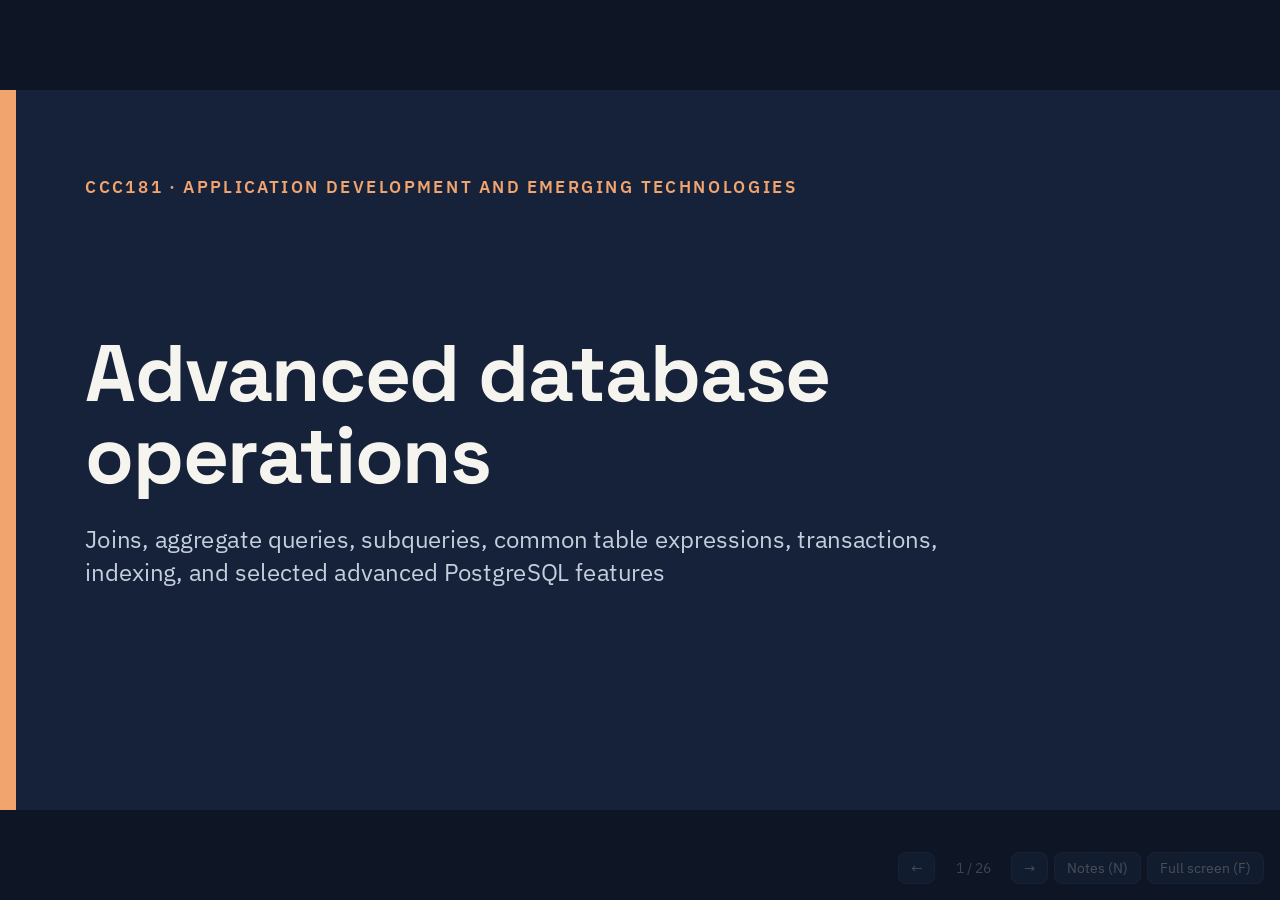
<file: lecture/notes/CCC181-Week5-Advanced-Database-Operations.html>
<!doctype html>
<html lang="en">
<head>
<meta charset="utf-8">
<meta name="viewport" content="width=device-width, initial-scale=1">
<title>Week 5: Advanced Database Operations</title>
<link rel="preconnect" href="https://fonts.googleapis.com">
<link rel="preconnect" href="https://fonts.gstatic.com" crossorigin>
<link rel="stylesheet" href="https://fonts.googleapis.com/css2?family=Space+Grotesk:wght@400..700&family=IBM+Plex+Sans:ital,wght@0,400;0,500;0,600;0,700;1,400&family=JetBrains+Mono:wght@400;700&display=swap">
<style>
  * { box-sizing: border-box; font-variant-ligatures: none; font-feature-settings: "liga" 0, "calt" 0; }
  html, body { margin: 0; height: 100%; background: #0E1626; overflow: hidden; }
  body { font-family: 'IBM Plex Sans', Arial, sans-serif; -webkit-font-smoothing: antialiased; }
  #deck { position: absolute; left: 50%; top: 50%; width: 1920px; height: 1080px; transform-origin: center center; }
  #deck > section { position: absolute; left: 0; top: 0; width: 1920px; height: 1080px; overflow: hidden; visibility: hidden; opacity: 0; transition: opacity .35s ease, visibility 0s linear .35s; }
  #deck > section.active { visibility: visible; opacity: 1; transition: opacity .35s ease; }
  h1, h2, h3, p, ul, ol, table { margin: 0; }
  ul, ol { padding-left: 1.2em; }
  aside { display: none; }
  table { border-collapse: collapse; width: 100%; }
  th, td { padding: 14px 22px; text-align: left; vertical-align: top; line-height: 1.35; }
  th { font-weight: 600; }
  td { border-top: 1px solid #E2DED3; }
  x-shape { display: block; flex: none; }
  x-shape[kind="arrow-right"] { clip-path: polygon(0 30%, 62% 30%, 62% 0, 100% 50%, 62% 100%, 62% 70%, 0 70%); }
  x-shape[kind="arrow-left"]  { clip-path: polygon(100% 30%, 38% 30%, 38% 0, 0 50%, 38% 100%, 38% 70%, 100% 70%); }
  x-shape[kind="arrow-down"]  { clip-path: polygon(30% 0, 70% 0, 70% 55%, 100% 55%, 50% 100%, 0 55%, 30% 55%); }
  x-shape[kind="arrow-up"]    { clip-path: polygon(30% 100%, 70% 100%, 70% 45%, 100% 45%, 50% 0, 0 45%, 30% 45%); }
  .ui { position: fixed; right: 16px; bottom: 16px; display: flex; gap: 6px; align-items: center; z-index: 10; font: 14px/1 'IBM Plex Sans', Arial, sans-serif; opacity: .25; transition: opacity .2s; }
  .ui:hover, .ui:focus-within { opacity: 1; }
  .ui button { font: inherit; color: #F6F4EE; background: #22304C; border: 1px solid #3A4866; border-radius: 8px; padding: 8px 12px; cursor: pointer; }
  .ui button:focus-visible { outline: 2px solid #F2A46E; outline-offset: 2px; }
  .ui span { color: #C5CEDD; min-width: 64px; text-align: center; }
  #notes { position: fixed; left: 16px; right: 16px; bottom: 64px; max-height: 40vh; overflow: auto; background: rgba(22,34,58,.96); color: #F6F4EE; border: 1px solid #3A4866; border-radius: 12px; padding: 16px 20px; font: 16px/1.5 'IBM Plex Sans', Arial, sans-serif; display: none; z-index: 9; }
  #notes.show { display: block; }
  #notes b { color: #F2A46E; }
  @media print {
    @page { size: 1920px 1080px; margin: 0; }
    html, body { height: auto; overflow: visible; background: none; }
    #deck { position: static; transform: none !important; width: 1920px; height: auto; }
    #deck > section { position: relative; visibility: visible; opacity: 1; break-after: page; page-break-after: always; }
    .ui, #notes { display: none !important; }
  }
</style>
</head>
<body>
<main id="deck" aria-live="polite">
<section id="cover" data-transition="fade" style="display:flex; flex-direction:column; justify-content:space-between; padding:128px; background:#16223A">
  <div style="position:absolute; top:0; left:0; width:24px; height:1080px; display:flex; flex-direction:column; background:#F2A46E"></div>
  <p style="font-family:'IBM Plex Sans', Arial, sans-serif; font-size:26px; font-weight:600; letter-spacing:3px; text-transform:uppercase; color:#F2A46E">CCC181 · Application Development and Emerging Technologies</p>
  <div style="display:flex; flex-direction:column; gap:40px">
    <h1 style="font-family:'Space Grotesk', Arial, sans-serif; font-size:120px; font-weight:700; line-height:1.02; letter-spacing:-2px; color:#F6F4EE">Advanced database<br>operations</h1>
    <p style="width:1400px; font-family:'IBM Plex Sans', Arial, sans-serif; font-size:36px; line-height:1.4; color:#C5CEDD">Joins, aggregate queries, subqueries, common table expressions, transactions, indexing, and selected advanced PostgreSQL features</p>
  </div>
  <div></div>
  <aside>Last week ClinicQ got a PostgreSQL database with users, services and tickets, and basic CRUD. This week we ask the database harder questions: which tickets belong to whom, how long people wait, what position Ana is in, and how to make sure two staff members never call the same ticket. We finish with indexes, so queries stay fast, and tests that prove the queries are right.</aside>
</section>
<section id="agenda" data-transition="fade" style="background:#F6F4EE; color:#1B2438; font-family:'IBM Plex Sans', Arial, sans-serif; padding:128px 128px 160px; display:flex; flex-direction:column; gap:36px">
  <div style="display:flex; flex-direction:column; gap:12px">
    <p style="font-size:24px; font-weight:600; letter-spacing:3px; text-transform:uppercase; color:#B4501E">This week</p>
    <h2 style="font-family:'Space Grotesk', Arial, sans-serif; font-size:64px; font-weight:700; line-height:1.1; color:#16223A">Asking the database better questions</h2>
  </div>
  <div style="display:grid; grid-template-columns:1fr 1fr 1fr 1fr; gap:18px"><div style="display:flex; flex-direction:column; gap:8px; background:#FFFDF8; border:1px solid #E2DED3; border-top:6px solid #B4501E; border-radius:14px; padding:24px"><p style="font-family:'Space Grotesk', Arial, sans-serif; font-size:36px; font-weight:700; line-height:1; color:#B4501E">01</p><h3 style="font-size:28px; font-weight:600; color:#16223A">Joins</h3><p style="font-size:24px; line-height:1.35; color:#4A5366">Combine related tables</p></div><div style="display:flex; flex-direction:column; gap:8px; background:#FFFDF8; border:1px solid #E2DED3; border-top:6px solid #B4501E; border-radius:14px; padding:24px"><p style="font-family:'Space Grotesk', Arial, sans-serif; font-size:36px; font-weight:700; line-height:1; color:#B4501E">02</p><h3 style="font-size:28px; font-weight:600; color:#16223A">Aggregates</h3><p style="font-size:24px; line-height:1.35; color:#4A5366">Counts, averages, groups</p></div><div style="display:flex; flex-direction:column; gap:8px; background:#FFFDF8; border:1px solid #E2DED3; border-top:6px solid #B4501E; border-radius:14px; padding:24px"><p style="font-family:'Space Grotesk', Arial, sans-serif; font-size:36px; font-weight:700; line-height:1; color:#B4501E">03</p><h3 style="font-size:28px; font-weight:600; color:#16223A">Subqueries &amp; CTEs</h3><p style="font-size:24px; line-height:1.35; color:#4A5366">Queries inside queries</p></div><div style="display:flex; flex-direction:column; gap:8px; background:#FFFDF8; border:1px solid #E2DED3; border-top:6px solid #B4501E; border-radius:14px; padding:24px"><p style="font-family:'Space Grotesk', Arial, sans-serif; font-size:36px; font-weight:700; line-height:1; color:#B4501E">04</p><h3 style="font-size:28px; font-weight:600; color:#16223A">Window functions</h3><p style="font-size:24px; line-height:1.35; color:#4A5366">Rank rows without losing them</p></div><div style="display:flex; flex-direction:column; gap:8px; background:#FFFDF8; border:1px solid #E2DED3; border-top:6px solid #2D6F78; border-radius:14px; padding:24px"><p style="font-family:'Space Grotesk', Arial, sans-serif; font-size:36px; font-weight:700; line-height:1; color:#2D6F78">05</p><h3 style="font-size:28px; font-weight:600; color:#16223A">Transactions</h3><p style="font-size:24px; line-height:1.35; color:#4A5366">All or nothing, safely shared</p></div><div style="display:flex; flex-direction:column; gap:8px; background:#FFFDF8; border:1px solid #E2DED3; border-top:6px solid #2D6F78; border-radius:14px; padding:24px"><p style="font-family:'Space Grotesk', Arial, sans-serif; font-size:36px; font-weight:700; line-height:1; color:#2D6F78">06</p><h3 style="font-size:28px; font-weight:600; color:#16223A">Indexes</h3><p style="font-size:24px; line-height:1.35; color:#4A5366">Make queries fast</p></div><div style="display:flex; flex-direction:column; gap:8px; background:#FFFDF8; border:1px solid #E2DED3; border-top:6px solid #2D6F78; border-radius:14px; padding:24px"><p style="font-family:'Space Grotesk', Arial, sans-serif; font-size:36px; font-weight:700; line-height:1; color:#2D6F78">07</p><h3 style="font-size:28px; font-weight:600; color:#16223A">Testing</h3><p style="font-size:24px; line-height:1.35; color:#4A5366">Prove queries are correct</p></div><div style="display:flex; flex-direction:column; gap:8px; background:#16223A; border-radius:14px; padding:24px"><p style="font-family:'Space Grotesk', Arial, sans-serif; font-size:36px; font-weight:700; line-height:1; color:#F2A46E">08</p><h3 style="font-size:28px; font-weight:600; color:#F6F4EE">Lab</h3><p style="font-size:24px; line-height:1.35; color:#C5CEDD">A multi-table workflow</p></div></div>
  <p style="font-size:28px; line-height:1.4; color:#1B2438; background:#FBE9DC; padding:22px 30px; border-radius:12px"><b>Thread through the week:</b> Ana asks “what number am I?” and the nurse asks “who is next?” Both answers must be correct, even when ten people tap at once.</p>
  <p style="position:absolute; left:128px; bottom:64px; width:1300px; font-size:24px; color:#5A6272">CCC181 · Week 5 · Advanced database operations</p>
  <p style="position:absolute; right:128px; bottom:64px; width:120px; font-size:24px; color:#5A6272; text-align:right">02</p>
  <aside>Last week's queries touched one table at a time. Real features need several tables at once, summaries, and safe concurrent updates. The two ClinicQ questions frame the week: the position is a window function and calling the next ticket is a transaction with row locking. The milestone asks for a multi-table workflow, validated queries and database test evidence.</aside>
</section>
<section id="sql-in-flask" data-section="Writing SQL from Flask safely" data-transition="fade" style="background:#F6F4EE; color:#1B2438; font-family:'IBM Plex Sans', Arial, sans-serif; padding:128px 128px 160px; display:flex; flex-direction:column; gap:36px">
  <div style="display:flex; flex-direction:column; gap:12px">
    <p style="font-size:24px; font-weight:600; letter-spacing:3px; text-transform:uppercase; color:#B4501E">SQL from Flask</p>
    <h2 style="font-family:'Space Grotesk', Arial, sans-serif; font-size:64px; font-weight:700; line-height:1.1; color:#16223A">Two ways to send SQL from Flask</h2>
  </div>
  <div style="display:flex; flex-direction:row; gap:28px"><div style="flex:1; display:flex; flex-direction:column; gap:12px"><p style="font-size:24px; font-weight:600; letter-spacing:2px; text-transform:uppercase; color:#B4501E">Raw SQL with text()</p><div style="background:#16223A; border-radius:16px; padding:24px 28px"><p style="font-family:'JetBrains Mono', 'Courier New', monospace; font-size:24px; line-height:1.5; color:#E6EAF2"><span style="color:#F2A46E">from</span> sqlalchemy <span style="color:#F2A46E">import</span> text<br><br>sql = text(<span style="color:#9FD3D9">""</span>"<br>&#160;&#160;&#160;&#160;SELECT id, status FROM tickets<br>&#160;&#160;&#160;&#160;WHERE user_id = :uid<br>&#160;&#160;&#160;&#160;ORDER BY created_at DESC<br><span style="color:#9FD3D9">""</span>")<br>rows = db.session.execute(sql, {<span style="color:#9FD3D9">"uid"</span>: 3}).all()</p></div></div><div style="flex:1; display:flex; flex-direction:column; gap:12px"><p style="font-size:24px; font-weight:600; letter-spacing:2px; text-transform:uppercase; color:#2D6F78">ORM select()</p><div style="background:#16223A; border-radius:16px; padding:24px 28px"><p style="font-family:'JetBrains Mono', 'Courier New', monospace; font-size:24px; line-height:1.5; color:#E6EAF2">stmt = (db.select(Ticket)<br>&#160;&#160;&#160;&#160;&#160;&#160;&#160;&#160;.filter_by(user_id=3)<br>&#160;&#160;&#160;&#160;&#160;&#160;&#160;&#160;.order_by(Ticket.created_at.desc()))<br>tickets = db.session.scalars(stmt).all()</p></div><p style="font-size:25px; line-height:1.4; color:#1B2438; background:#FBE9DC; padding:20px 28px; border-radius:12px">Both send <b>:uid</b> as a bound parameter. Never build SQL with f-strings.</p></div></div>
  <p style="position:absolute; left:128px; bottom:64px; width:1300px; font-size:24px; color:#5A6272">CCC181 · Week 5 · Advanced database operations</p>
  <p style="position:absolute; right:128px; bottom:64px; width:120px; font-size:24px; color:#5A6272; text-align:right">03</p>
  <aside>This week we write a lot of SQL, so first establish how to run it from Flask. text() lets you write exact PostgreSQL SQL, including window functions and CTEs, while still using named parameters, which the driver sends separately from the SQL so input can never become code. The ORM builds the same SQL from Python. A good workflow: develop and debug the query in psql or a GUI such as pgAdmin or DBeaver, then move it into Flask with text() or translate it to select().</aside>
</section>
<section id="joins" data-section="Joins: combining tables" data-transition="fade" style="background:#F6F4EE; color:#1B2438; font-family:'IBM Plex Sans', Arial, sans-serif; padding:128px 128px 160px; display:flex; flex-direction:column; gap:36px">
  <div style="display:flex; flex-direction:column; gap:12px">
    <p style="font-size:24px; font-weight:600; letter-spacing:3px; text-transform:uppercase; color:#B4501E">Joins</p>
    <h2 style="font-family:'Space Grotesk', Arial, sans-serif; font-size:64px; font-weight:700; line-height:1.1; color:#16223A">INNER JOIN and LEFT JOIN</h2>
  </div>
  <div style="display:flex; flex-direction:column; gap:28px"><div style="display:flex; flex-direction:row; gap:28px"><div style="flex:1; display:flex; flex-direction:column; gap:12px"><div style="display:flex; flex-direction:column; gap:8px; background:#FFFDF8; border:1px solid #E2DED3; border-radius:14px; padding:20px 24px"><h3 style="font-family:'Space Grotesk', Arial, sans-serif; font-size:30px; font-weight:700; color:#B4501E">INNER JOIN</h3><p style="font-size:25px; line-height:1.4; color:#4A5366">Only rows that match on both sides. A ticket with its user and service.</p></div><div style="background:#16223A; border-radius:16px; padding:24px 28px"><p style="font-family:'JetBrains Mono', 'Courier New', monospace; font-size:24px; line-height:1.5; color:#E6EAF2"><span style="color:#F2A46E">FROM</span> tickets t<br><span style="color:#F2A46E">JOIN</span> users u <span style="color:#F2A46E">ON</span> u.id = t.user_id</p></div></div><div style="flex:1; display:flex; flex-direction:column; gap:12px"><div style="display:flex; flex-direction:column; gap:8px; background:#FFFDF8; border:1px solid #E2DED3; border-radius:14px; padding:20px 24px"><h3 style="font-family:'Space Grotesk', Arial, sans-serif; font-size:30px; font-weight:700; color:#2D6F78">LEFT JOIN</h3><p style="font-size:25px; line-height:1.4; color:#4A5366">Every row on the left, matched or not. Every service, even with no tickets.</p></div><div style="background:#16223A; border-radius:16px; padding:24px 28px"><p style="font-family:'JetBrains Mono', 'Courier New', monospace; font-size:24px; line-height:1.5; color:#E6EAF2"><span style="color:#F2A46E">FROM</span> services s<br><span style="color:#F2A46E">LEFT</span> <span style="color:#F2A46E">JOIN</span> tickets t <span style="color:#F2A46E">ON</span> t.service_id = s.id</p></div></div></div><table style="font-size:25px; color:#1B2438; font-family:'IBM Plex Sans', Arial, sans-serif; background:#FFFDF8; border:1px solid #E2DED3"><tr style="background:#16223A"><th style="width:25%; color:#F6F4EE">services</th><th style="width:20%; color:#F6F4EE">tickets today</th><th style="width:20%; color:#F6F4EE">INNER JOIN</th><th style="width:35%; color:#F6F4EE">LEFT JOIN</th></tr><tr><td><b>Consultation</b></td><td>8</td><td>appears</td><td>appears</td></tr><tr style="background:#F1EEE6"><td><b>Dental</b></td><td>0</td><td><b>missing</b></td><td>appears with NULL ticket columns</td></tr></table></div>
  <p style="position:absolute; left:128px; bottom:64px; width:1300px; font-size:24px; color:#5A6272">CCC181 · Week 5 · Advanced database operations</p>
  <p style="position:absolute; right:128px; bottom:64px; width:120px; font-size:24px; color:#5A6272; text-align:right">04</p>
  <aside>A join combines rows from two tables using the foreign key relationship from our ERD. The difference only shows when something has no match. For a staff report that lists every service and how many tickets it had today, an inner join silently drops Dental because it had zero tickets; a left join keeps it and fills the ticket columns with NULL. Ask before writing any join: do I want rows without a match? RIGHT and FULL joins exist but are rarely needed; you can usually swap the table order and use LEFT.</aside>
</section>
<section id="join-code" data-transition="fade" style="background:#F6F4EE; color:#1B2438; font-family:'IBM Plex Sans', Arial, sans-serif; padding:128px 128px 160px; display:flex; flex-direction:column; gap:36px">
  <div style="display:flex; flex-direction:column; gap:12px">
    <p style="font-size:24px; font-weight:600; letter-spacing:3px; text-transform:uppercase; color:#B4501E">Joins</p>
    <h2 style="font-family:'Space Grotesk', Arial, sans-serif; font-size:64px; font-weight:700; line-height:1.1; color:#16223A">The staff dashboard needs three tables</h2>
  </div>
  <div style="display:flex; flex-direction:row; gap:28px"><div style="flex:1.2; display:flex; flex-direction:column; gap:12px"><p style="font-family:'JetBrains Mono', 'Courier New', monospace; font-size:24px; font-weight:700; color:#5A6272">staff dashboard query</p><div style="background:#16223A; border-radius:16px; padding:24px 28px"><p style="font-family:'JetBrains Mono', 'Courier New', monospace; font-size:24px; line-height:1.5; color:#E6EAF2"><span style="color:#F2A46E">SELECT</span> t.id,<br>&#160;&#160;&#160;&#160;&#160;&#160;&#160;u.name&#160;&#160;<span style="color:#F2A46E">AS</span> student,<br>&#160;&#160;&#160;&#160;&#160;&#160;&#160;s.name&#160;&#160;<span style="color:#F2A46E">AS</span> service,<br>&#160;&#160;&#160;&#160;&#160;&#160;&#160;t.created_at<br><span style="color:#F2A46E">FROM</span> tickets t<br><span style="color:#F2A46E">JOIN</span> users u&#160;&#160;&#160;&#160;<span style="color:#F2A46E">ON</span> u.id = t.user_id<br><span style="color:#F2A46E">JOIN</span> services s <span style="color:#F2A46E">ON</span> s.id = t.service_id<br><span style="color:#F2A46E">WHERE</span> t.status = <span style="color:#9FD3D9">'waiting'</span><br><span style="color:#F2A46E">ORDER</span> <span style="color:#F2A46E">BY</span> t.created_at;</p></div></div><div style="flex:1; display:flex; flex-direction:column; gap:14px"><div style="display:flex; flex-direction:column; gap:8px; background:#FFFDF8; border:1px solid #E2DED3; border-radius:14px; padding:20px 24px"><h3 style="font-size:28px; font-weight:600; color:#2D6F78">Aliases</h3><p style="font-size:24px; line-height:1.4; color:#4A5366"><span style="font-family:'JetBrains Mono', 'Courier New', monospace">t</span>, <span style="font-family:'JetBrains Mono', 'Courier New', monospace">u</span>, <span style="font-family:'JetBrains Mono', 'Courier New', monospace">s</span> keep long queries readable</p></div><div style="display:flex; flex-direction:column; gap:8px; background:#FFFDF8; border:1px solid #E2DED3; border-radius:14px; padding:20px 24px"><h3 style="font-size:28px; font-weight:600; color:#2D6F78">Qualify columns</h3><p style="font-size:24px; line-height:1.4; color:#4A5366"><span style="font-family:'JetBrains Mono', 'Courier New', monospace">u.name</span> vs <span style="font-family:'JetBrains Mono', 'Courier New', monospace">s.name</span>: both tables have name</p></div><div style="display:flex; flex-direction:column; gap:8px; background:#FFFDF8; border:1px solid #E2DED3; border-radius:14px; padding:20px 24px"><h3 style="font-size:28px; font-weight:600; color:#2D6F78">One query, not many</h3><p style="font-size:24px; line-height:1.4; color:#4A5366">Replaces a loop that loads the user and service per ticket</p></div></div></div>
  <p style="position:absolute; left:128px; bottom:64px; width:1300px; font-size:24px; color:#5A6272">CCC181 · Week 5 · Advanced database operations</p>
  <p style="position:absolute; right:128px; bottom:64px; width:120px; font-size:24px; color:#5A6272; text-align:right">05</p>
  <aside>This query powers last week's staff page with the student's name and the service in one round trip. Point out that both users and services have a name column, so every column must be qualified and the output columns renamed with AS. Compare with the ORM version from Week 4 that touched ticket.user.name inside a template loop: with 30 waiting tickets that can be 61 queries. One join returns everything at once. Run it in psql and compare the row count with SELECT COUNT(*) FROM tickets WHERE status = 'waiting'; an inner join should not change it.</aside>
</section>
<section id="aggregates" data-section="Aggregates, subqueries and CTEs" data-transition="fade" style="background:#F6F4EE; color:#1B2438; font-family:'IBM Plex Sans', Arial, sans-serif; padding:128px 128px 160px; display:flex; flex-direction:column; gap:36px">
  <div style="display:flex; flex-direction:column; gap:12px">
    <p style="font-size:24px; font-weight:600; letter-spacing:3px; text-transform:uppercase; color:#B4501E">Aggregates</p>
    <h2 style="font-family:'Space Grotesk', Arial, sans-serif; font-size:64px; font-weight:700; line-height:1.1; color:#16223A">GROUP BY: from rows to summaries</h2>
  </div>
  <div style="display:flex; flex-direction:row; gap:28px"><div style="flex:1.45; display:flex; flex-direction:column; gap:12px"><p style="font-family:'JetBrains Mono', 'Courier New', monospace; font-size:24px; font-weight:700; color:#5A6272">average wait per service, last 7 days</p><div style="background:#16223A; border-radius:16px; padding:24px 28px"><p style="font-family:'JetBrains Mono', 'Courier New', monospace; font-size:24px; line-height:1.5; color:#E6EAF2"><span style="color:#F2A46E">SELECT</span> s.name,<br>&#160;&#160;&#160;&#160;&#160;&#160;&#160;<span style="color:#F2A46E">COUNT</span>(*)&#160;&#160;&#160;&#160;&#160;&#160;&#160;&#160;&#160;&#160;&#160;&#160;&#160;&#160;&#160;&#160;&#160;&#160;&#160;&#160;&#160;<span style="color:#F2A46E">AS</span> served,<br>&#160;&#160;&#160;&#160;&#160;&#160;&#160;<span style="color:#F2A46E">AVG</span>(t.called_at - t.created_at) <span style="color:#F2A46E">AS</span> avg_wait<br><span style="color:#F2A46E">FROM</span> tickets t<br><span style="color:#F2A46E">JOIN</span> services s <span style="color:#F2A46E">ON</span> s.id = t.service_id<br><span style="color:#F2A46E">WHERE</span> t.called_at <span style="color:#F2A46E">IS</span> <span style="color:#F2A46E">NOT</span> <span style="color:#F2A46E">NULL</span><br>&#160;&#160;<span style="color:#F2A46E">AND</span> t.created_at &gt;= CURRENT_DATE - 7<br><span style="color:#F2A46E">GROUP</span> <span style="color:#F2A46E">BY</span> s.name<br><span style="color:#F2A46E">HAVING</span> <span style="color:#F2A46E">COUNT</span>(*) &gt;= 5<br><span style="color:#F2A46E">ORDER</span> <span style="color:#F2A46E">BY</span> avg_wait <span style="color:#F2A46E">DESC</span>;</p></div></div><div style="flex:1; display:flex; flex-direction:column; gap:14px"><div style="display:flex; flex-direction:column; gap:8px; background:#FFFDF8; border:1px solid #E2DED3; border-radius:14px; padding:20px 24px"><h3 style="font-size:28px; font-weight:600; color:#B4501E">Aggregate functions</h3><p style="font-size:24px; line-height:1.4; color:#4A5366"><span style="font-family:'JetBrains Mono', 'Courier New', monospace">COUNT</span>, <span style="font-family:'JetBrains Mono', 'Courier New', monospace">SUM</span>, <span style="font-family:'JetBrains Mono', 'Courier New', monospace">AVG</span>, <span style="font-family:'JetBrains Mono', 'Courier New', monospace">MIN</span>, <span style="font-family:'JetBrains Mono', 'Courier New', monospace">MAX</span></p></div><div style="display:flex; flex-direction:column; gap:8px; background:#FFFDF8; border:1px solid #E2DED3; border-radius:14px; padding:20px 24px"><h3 style="font-size:28px; font-weight:600; color:#B4501E">WHERE vs HAVING</h3><p style="font-size:24px; line-height:1.4; color:#4A5366">WHERE filters rows before grouping; HAVING filters groups after</p></div><div style="display:flex; flex-direction:column; gap:8px; background:#FFFDF8; border:1px solid #E2DED3; border-radius:14px; padding:20px 24px"><h3 style="font-size:28px; font-weight:600; color:#B4501E">Interval math</h3><p style="font-size:24px; line-height:1.4; color:#4A5366"><span style="font-family:'JetBrains Mono', 'Courier New', monospace">called_at - created_at</span> is an interval, e.g. 00:18:30</p></div></div></div>
  <p style="position:absolute; left:128px; bottom:64px; width:1300px; font-size:24px; color:#5A6272">CCC181 · Week 5 · Advanced database operations</p>
  <p style="position:absolute; right:128px; bottom:64px; width:120px; font-size:24px; color:#5A6272; text-align:right">06</p>
  <aside>This is the first real report the clinic asked for in our Week 1 interviews: which services make students wait the longest. GROUP BY collapses many rows into one row per group, and aggregates summarize each group. The order of evaluation explains WHERE versus HAVING: FROM and JOIN, then WHERE, then GROUP BY, then HAVING, then SELECT, then ORDER BY. HAVING COUNT(*) &gt;= 5 hides services with too few tickets for a meaningful average. Subtracting two timestamps gives an interval, and AVG works on intervals directly in PostgreSQL.</aside>
</section>
<section id="agg-filter" data-transition="fade" style="background:#F6F4EE; color:#1B2438; font-family:'IBM Plex Sans', Arial, sans-serif; padding:128px 128px 160px; display:flex; flex-direction:column; gap:36px">
  <div style="display:flex; flex-direction:column; gap:12px">
    <p style="font-size:24px; font-weight:600; letter-spacing:3px; text-transform:uppercase; color:#B4501E">Aggregates</p>
    <h2 style="font-family:'Space Grotesk', Arial, sans-serif; font-size:64px; font-weight:700; line-height:1.1; color:#16223A">Conditional counts with FILTER</h2>
  </div>
  <div style="display:flex; flex-direction:column; gap:24px"><div style="display:flex; flex-direction:column; gap:12px"><p style="font-family:'JetBrains Mono', 'Courier New', monospace; font-size:24px; font-weight:700; color:#5A6272">daily summary</p><div style="background:#16223A; border-radius:16px; padding:24px 28px"><p style="font-family:'JetBrains Mono', 'Courier New', monospace; font-size:24px; line-height:1.5; color:#E6EAF2"><span style="color:#F2A46E">SELECT</span> date_trunc(<span style="color:#9FD3D9">'day'</span>, created_at)&#160;&#160;&#160;&#160;&#160;&#160;&#160;&#160;&#160;&#160;&#160;&#160;&#160;&#160;&#160;<span style="color:#F2A46E">AS</span> day,<br>&#160;&#160;&#160;&#160;&#160;&#160;&#160;<span style="color:#F2A46E">COUNT</span>(*)&#160;&#160;&#160;&#160;&#160;&#160;&#160;&#160;&#160;&#160;&#160;&#160;&#160;&#160;&#160;&#160;&#160;&#160;&#160;&#160;&#160;&#160;&#160;&#160;&#160;&#160;&#160;&#160;&#160;&#160;&#160;&#160;&#160;&#160;&#160;&#160;&#160;&#160;&#160;<span style="color:#F2A46E">AS</span> joined,<br>&#160;&#160;&#160;&#160;&#160;&#160;&#160;<span style="color:#F2A46E">COUNT</span>(*) <span style="color:#F2A46E">FILTER</span> (<span style="color:#F2A46E">WHERE</span> status = <span style="color:#9FD3D9">'served'</span>)&#160;&#160;&#160;&#160;&#160;<span style="color:#F2A46E">AS</span> served,<br>&#160;&#160;&#160;&#160;&#160;&#160;&#160;<span style="color:#F2A46E">COUNT</span>(*) <span style="color:#F2A46E">FILTER</span> (<span style="color:#F2A46E">WHERE</span> status = <span style="color:#9FD3D9">'left'</span>)&#160;&#160;&#160;&#160;&#160;&#160;&#160;<span style="color:#F2A46E">AS</span> left_queue<br><span style="color:#F2A46E">FROM</span> tickets<br><span style="color:#F2A46E">GROUP</span> <span style="color:#F2A46E">BY</span> 1<br><span style="color:#F2A46E">ORDER</span> <span style="color:#F2A46E">BY</span> 1 <span style="color:#F2A46E">DESC</span>;</p></div></div><table style="font-size:25px; color:#1B2438; font-family:'IBM Plex Sans', Arial, sans-serif; background:#FFFDF8; border:1px solid #E2DED3"><tr style="background:#16223A"><th style="width:25%; color:#F6F4EE">day</th><th style="width:25%; color:#F6F4EE">joined</th><th style="width:25%; color:#F6F4EE">served</th><th style="width:25%; color:#F6F4EE">left_queue</th></tr><tr><td style="font-family:'JetBrains Mono', 'Courier New', monospace">2026-11-03</td><td style="font-family:'JetBrains Mono', 'Courier New', monospace">64</td><td style="font-family:'JetBrains Mono', 'Courier New', monospace">55</td><td style="font-family:'JetBrains Mono', 'Courier New', monospace">9</td></tr><tr style="background:#F1EEE6"><td style="font-family:'JetBrains Mono', 'Courier New', monospace">2026-11-02</td><td style="font-family:'JetBrains Mono', 'Courier New', monospace">71</td><td style="font-family:'JetBrains Mono', 'Courier New', monospace">60</td><td style="font-family:'JetBrains Mono', 'Courier New', monospace">11</td></tr></table></div>
  <p style="position:absolute; left:128px; bottom:64px; width:1300px; font-size:24px; color:#5A6272">CCC181 · Week 5 · Advanced database operations</p>
  <p style="position:absolute; right:128px; bottom:64px; width:120px; font-size:24px; color:#5A6272; text-align:right">07</p>
  <aside>FILTER is a PostgreSQL feature that counts only the rows matching a condition inside one aggregate, so one pass over the table produces several numbers. The portable equivalent is SUM(CASE WHEN status = 'served' THEN 1 ELSE 0 END). date_trunc rounds a timestamp down to the day, week or month. GROUP BY 1 means group by the first selected column. The sample output is illustrative; students will see their own seeded data. A left_queue count is a useful product metric: it tells the clinic how often students give up.</aside>
</section>
<section id="subqueries" data-transition="fade" style="background:#F6F4EE; color:#1B2438; font-family:'IBM Plex Sans', Arial, sans-serif; padding:128px 128px 160px; display:flex; flex-direction:column; gap:36px">
  <div style="display:flex; flex-direction:column; gap:12px">
    <p style="font-size:24px; font-weight:600; letter-spacing:3px; text-transform:uppercase; color:#B4501E">Subqueries</p>
    <h2 style="font-family:'Space Grotesk', Arial, sans-serif; font-size:64px; font-weight:700; line-height:1.1; color:#16223A">Subqueries: a query inside a query</h2>
  </div>
  <div style="display:flex; flex-direction:column; gap:28px"><div style="display:grid; grid-template-columns:1fr 1fr; gap:28px"><div style="display:flex; flex-direction:column; gap:10px"><p style="font-size:24px; font-weight:600; letter-spacing:2px; text-transform:uppercase; color:#B4501E">Scalar: one value</p><div style="background:#16223A; border-radius:16px; padding:24px 28px"><p style="font-family:'JetBrains Mono', 'Courier New', monospace; font-size:24px; line-height:1.5; color:#E6EAF2"><span style="color:#F2A46E">SELECT</span> id <span style="color:#F2A46E">FROM</span> tickets<br><span style="color:#F2A46E">WHERE</span> status = <span style="color:#9FD3D9">'waiting'</span><br>&#160;&#160;<span style="color:#F2A46E">AND</span> now() - created_at &gt; (<br>&#160;&#160;&#160;&#160;<span style="color:#F2A46E">SELECT</span> <span style="color:#F2A46E">AVG</span>(called_at - created_at)<br>&#160;&#160;&#160;&#160;<span style="color:#F2A46E">FROM</span> tickets<br>&#160;&#160;&#160;&#160;<span style="color:#F2A46E">WHERE</span> called_at <span style="color:#F2A46E">IS</span> <span style="color:#F2A46E">NOT</span> <span style="color:#F2A46E">NULL</span>);</p></div></div><div style="display:flex; flex-direction:column; gap:10px"><p style="font-size:24px; font-weight:600; letter-spacing:2px; text-transform:uppercase; color:#2D6F78">EXISTS: is there any?</p><div style="background:#16223A; border-radius:16px; padding:24px 28px"><p style="font-family:'JetBrains Mono', 'Courier New', monospace; font-size:24px; line-height:1.5; color:#E6EAF2"><span style="color:#F2A46E">SELECT</span> s.name <span style="color:#F2A46E">FROM</span> services s<br><span style="color:#F2A46E">WHERE</span> <span style="color:#F2A46E">EXISTS</span> (<br>&#160;&#160;<span style="color:#F2A46E">SELECT</span> 1 <span style="color:#F2A46E">FROM</span> tickets t<br>&#160;&#160;<span style="color:#F2A46E">WHERE</span> t.service_id = s.id<br>&#160;&#160;&#160;&#160;<span style="color:#F2A46E">AND</span> t.status = <span style="color:#9FD3D9">'waiting'</span>);</p></div></div></div><p style="font-size:26px; line-height:1.4; color:#1B2438; background:#ECE8DE; padding:20px 28px; border-radius:12px">Left: tickets waiting longer than average. Right: services with someone in line right now.</p></div>
  <p style="position:absolute; left:128px; bottom:64px; width:1300px; font-size:24px; color:#5A6272">CCC181 · Week 5 · Advanced database operations</p>
  <p style="position:absolute; right:128px; bottom:64px; width:120px; font-size:24px; color:#5A6272; text-align:right">08</p>
  <aside>A scalar subquery returns a single value and can be used wherever a value is expected, like the average wait here. EXISTS checks whether at least one matching row exists and stops at the first one, which makes it efficient; NOT EXISTS answers questions like which users have never joined the queue. The EXISTS subquery is correlated because it refers to s.id from the outer query. Subqueries can also appear in FROM, which leads to the cleaner version: CTEs, next slide.</aside>
</section>
<section id="ctes" data-transition="fade" style="background:#F6F4EE; color:#1B2438; font-family:'IBM Plex Sans', Arial, sans-serif; padding:128px 128px 160px; display:flex; flex-direction:column; gap:36px">
  <div style="display:flex; flex-direction:column; gap:12px">
    <p style="font-size:24px; font-weight:600; letter-spacing:3px; text-transform:uppercase; color:#B4501E">CTEs</p>
    <h2 style="font-family:'Space Grotesk', Arial, sans-serif; font-size:64px; font-weight:700; line-height:1.1; color:#16223A">Common table expressions: name each step</h2>
  </div>
  <div style="display:flex; flex-direction:row; gap:28px"><div style="flex:1.5; display:flex; flex-direction:column; gap:12px"><p style="font-family:'JetBrains Mono', 'Courier New', monospace; font-size:24px; font-weight:700; color:#5A6272">served rate, last 7 days</p><div style="background:#16223A; border-radius:16px; padding:24px 28px"><p style="font-family:'JetBrains Mono', 'Courier New', monospace; font-size:24px; line-height:1.5; color:#E6EAF2"><span style="color:#F2A46E">WITH</span> daily <span style="color:#F2A46E">AS</span> (<br>&#160;&#160;<span style="color:#F2A46E">SELECT</span> date_trunc(<span style="color:#9FD3D9">'day'</span>, created_at) <span style="color:#F2A46E">AS</span> day,<br>&#160;&#160;&#160;&#160;&#160;&#160;&#160;&#160;&#160;<span style="color:#F2A46E">COUNT</span>(*) <span style="color:#F2A46E">AS</span> joined,<br>&#160;&#160;&#160;&#160;&#160;&#160;&#160;&#160;&#160;<span style="color:#F2A46E">COUNT</span>(*) <span style="color:#F2A46E">FILTER</span> (<span style="color:#F2A46E">WHERE</span> status = <span style="color:#9FD3D9">'served'</span>) <span style="color:#F2A46E">AS</span> served<br>&#160;&#160;<span style="color:#F2A46E">FROM</span> tickets<br>&#160;&#160;<span style="color:#F2A46E">GROUP</span> <span style="color:#F2A46E">BY</span> 1<br>)<br><span style="color:#F2A46E">SELECT</span> day, joined, served,<br>&#160;&#160;&#160;&#160;&#160;&#160;&#160;ROUND(100.0 * served / joined, 1) <span style="color:#F2A46E">AS</span> served_pct<br><span style="color:#F2A46E">FROM</span> daily<br><span style="color:#F2A46E">ORDER</span> <span style="color:#F2A46E">BY</span> day <span style="color:#F2A46E">DESC</span><br><span style="color:#F2A46E">LIMIT</span> 7;</p></div></div><div style="flex:1; display:flex; flex-direction:column; gap:14px"><p style="font-size:26px; line-height:1.45;"><span style="font-family:'JetBrains Mono', 'Courier New', monospace">WITH name AS (…)</span> defines a temporary result you can query like a table.</p><div style="display:flex; flex-direction:column; gap:8px; background:#FFFDF8; border:1px solid #E2DED3; border-radius:14px; padding:20px 24px"><h3 style="font-size:28px; font-weight:600; color:#2D6F78">Readable</h3><p style="font-size:24px; line-height:1.4; color:#4A5366">Each step has a name, like variables in Python</p></div><div style="display:flex; flex-direction:column; gap:8px; background:#FFFDF8; border:1px solid #E2DED3; border-radius:14px; padding:20px 24px"><h3 style="font-size:28px; font-weight:600; color:#2D6F78">Reusable</h3><p style="font-size:24px; line-height:1.4; color:#4A5366">Refer to the same CTE several times in the query</p></div><div style="display:flex; flex-direction:column; gap:8px; background:#FFFDF8; border:1px solid #E2DED3; border-radius:14px; padding:20px 24px"><h3 style="font-size:28px; font-weight:600; color:#2D6F78">Recursive</h3><p style="font-size:24px; line-height:1.4; color:#4A5366"><span style="font-family:'JetBrains Mono', 'Courier New', monospace">WITH RECURSIVE</span> walks trees and hierarchies</p></div></div></div>
  <p style="position:absolute; left:128px; bottom:64px; width:1300px; font-size:24px; color:#5A6272">CCC181 · Week 5 · Advanced database operations</p>
  <p style="position:absolute; right:128px; bottom:64px; width:120px; font-size:24px; color:#5A6272; text-align:right">09</p>
  <aside>A CTE breaks a complicated query into named steps that read top to bottom. Here the first step summarizes each day and the second computes a percentage from it. Note 100.0 instead of 100: integer division in SQL truncates, so 55 / 64 would be 0. You can chain several CTEs separated by commas. Recursive CTEs are beyond our MVPs, but useful for categories inside categories or organization charts. In PostgreSQL 12 and later, simple CTEs are inlined by the planner, so they are not slower than the equivalent subquery.</aside>
</section>
<section id="window" data-section="Window functions: the queue position" data-transition="fade" style="background:#F6F4EE; color:#1B2438; font-family:'IBM Plex Sans', Arial, sans-serif; padding:128px 128px 160px; display:flex; flex-direction:column; gap:36px">
  <div style="display:flex; flex-direction:column; gap:12px">
    <p style="font-size:24px; font-weight:600; letter-spacing:3px; text-transform:uppercase; color:#B4501E">Window functions</p>
    <h2 style="font-family:'Space Grotesk', Arial, sans-serif; font-size:64px; font-weight:700; line-height:1.1; color:#16223A">Ana's position: ROW_NUMBER() OVER</h2>
  </div>
  <div style="display:flex; flex-direction:row; gap:28px"><div style="flex:1.3; display:flex; flex-direction:column; gap:12px"><p style="font-family:'JetBrains Mono', 'Courier New', monospace; font-size:24px; font-weight:700; color:#5A6272">queue position</p><div style="background:#16223A; border-radius:16px; padding:24px 28px"><p style="font-family:'JetBrains Mono', 'Courier New', monospace; font-size:24px; line-height:1.5; color:#E6EAF2"><span style="color:#F2A46E">WITH</span> line <span style="color:#F2A46E">AS</span> (<br>&#160;&#160;<span style="color:#F2A46E">SELECT</span> id,<br>&#160;&#160;&#160;&#160;&#160;&#160;&#160;&#160;&#160;<span style="color:#F2A46E">ROW_NUMBER</span>() <span style="color:#F2A46E">OVER</span> (<br>&#160;&#160;&#160;&#160;&#160;&#160;&#160;&#160;&#160;&#160;&#160;<span style="color:#F2A46E">PARTITION</span> <span style="color:#F2A46E">BY</span> service_id<br>&#160;&#160;&#160;&#160;&#160;&#160;&#160;&#160;&#160;&#160;&#160;<span style="color:#F2A46E">ORDER</span> <span style="color:#F2A46E">BY</span> created_at, id<br>&#160;&#160;&#160;&#160;&#160;&#160;&#160;&#160;&#160;) <span style="color:#F2A46E">AS</span> position<br>&#160;&#160;<span style="color:#F2A46E">FROM</span> tickets<br>&#160;&#160;<span style="color:#F2A46E">WHERE</span> status = <span style="color:#9FD3D9">'waiting'</span><br>)<br><span style="color:#F2A46E">SELECT</span> position <span style="color:#F2A46E">FROM</span> line<br><span style="color:#F2A46E">WHERE</span> id = :ticket_id;</p></div></div><div style="flex:1; display:flex; flex-direction:column; gap:14px"><div style="display:flex; flex-direction:column; gap:8px; background:#FFFDF8; border:1px solid #E2DED3; border-radius:14px; padding:20px 24px"><h3 style="font-size:28px; font-weight:600; color:#B4501E"><span style="font-family:'JetBrains Mono', 'Courier New', monospace">PARTITION BY</span></h3><p style="font-size:24px; line-height:1.4; color:#4A5366">Restart the numbering for each service's line</p></div><div style="display:flex; flex-direction:column; gap:8px; background:#FFFDF8; border:1px solid #E2DED3; border-radius:14px; padding:20px 24px"><h3 style="font-size:28px; font-weight:600; color:#B4501E"><span style="font-family:'JetBrains Mono', 'Courier New', monospace">ORDER BY created_at, id</span></h3><p style="font-size:24px; line-height:1.4; color:#4A5366">First come, first served; id breaks ties</p></div><div style="display:flex; flex-direction:column; gap:8px; background:#FFFDF8; border:1px solid #E2DED3; border-radius:14px; padding:20px 24px"><h3 style="font-size:28px; font-weight:600; color:#B4501E">Why the CTE?</h3><p style="font-size:24px; line-height:1.4; color:#4A5366">Number all waiting tickets first, then pick Ana's. Filtering first would make her always #1</p></div></div></div>
  <p style="position:absolute; left:128px; bottom:64px; width:1300px; font-size:24px; color:#5A6272">CCC181 · Week 5 · Advanced database operations</p>
  <p style="position:absolute; right:128px; bottom:64px; width:120px; font-size:24px; color:#5A6272; text-align:right">10</p>
  <aside>This is the payoff of storing facts instead of positions. A window function computes a value for each row using other rows in its window, without collapsing them. ROW_NUMBER numbers the waiting tickets of each service in order of arrival. The CTE matters: WHERE runs before window functions, so putting id = :ticket_id in the same query would leave one row, numbered 1. The id tiebreaker matters too: tickets created in the same transaction share the same now() value. Students should put this query behind the My place page from Week 3.</aside>
</section>
<section id="window-vs-group" data-transition="fade" style="background:#F6F4EE; color:#1B2438; font-family:'IBM Plex Sans', Arial, sans-serif; padding:128px 128px 160px; display:flex; flex-direction:column; gap:36px">
  <div style="display:flex; flex-direction:column; gap:12px">
    <p style="font-size:24px; font-weight:600; letter-spacing:3px; text-transform:uppercase; color:#B4501E">Window functions</p>
    <h2 style="font-family:'Space Grotesk', Arial, sans-serif; font-size:64px; font-weight:700; line-height:1.1; color:#16223A">GROUP BY collapses rows; windows keep them</h2>
  </div>
  <div style="display:flex; flex-direction:column; gap:28px"><div style="display:flex; flex-direction:row; gap:28px"><div style="flex:1; display:flex; flex-direction:column; gap:10px"><p style="font-size:24px; font-weight:600; letter-spacing:2px; text-transform:uppercase; color:#B4501E">GROUP BY service</p><table style="font-size:25px; color:#1B2438; font-family:'IBM Plex Sans', Arial, sans-serif; background:#FFFDF8; border:1px solid #E2DED3"><tr style="background:#16223A"><th style="width:50%; color:#F6F4EE">service</th><th style="width:50%; color:#F6F4EE">waiting</th></tr><tr><td><b>Consultation</b></td><td>3</td></tr><tr style="background:#F1EEE6"><td><b>Dental</b></td><td>1</td></tr></table></div><div style="flex:1.6; display:flex; flex-direction:column; gap:10px"><p style="font-size:24px; font-weight:600; letter-spacing:2px; text-transform:uppercase; color:#2D6F78">Window over service</p><table style="font-size:25px; color:#1B2438; font-family:'IBM Plex Sans', Arial, sans-serif; background:#FFFDF8; border:1px solid #E2DED3"><tr style="background:#16223A"><th style="width:25%; color:#F6F4EE">ticket</th><th style="width:25%; color:#F6F4EE">service</th><th style="width:25%; color:#F6F4EE">position</th><th style="width:25%; color:#F6F4EE">in line</th></tr><tr><td>12</td><td>Consultation</td><td>1</td><td>3</td></tr><tr style="background:#F1EEE6"><td>13</td><td>Consultation</td><td>2</td><td>3</td></tr><tr><td>15</td><td>Consultation</td><td>3</td><td>3</td></tr><tr style="background:#F1EEE6"><td>14</td><td>Dental</td><td>1</td><td>1</td></tr></table></div></div><div style="display:flex; flex-direction:row; gap:28px"><div style="flex:1; display:flex; flex-direction:column; gap:8px; background:#FFFDF8; border-left:6px solid #2D6F78; border-radius:0px 12px 12px 0px; padding:20px 26px"><h3 style="font-size:28px; font-weight:600; color:#2D6F78">Other window functions</h3><p style="font-size:25px; line-height:1.4"><span style="font-family:'JetBrains Mono', 'Courier New', monospace">RANK()</span>, <span style="font-family:'JetBrains Mono', 'Courier New', monospace">LAG()</span> and <span style="font-family:'JetBrains Mono', 'Courier New', monospace">LEAD()</span> compare with the previous row, running totals with <span style="font-family:'JetBrains Mono', 'Courier New', monospace">SUM() OVER</span>.</p></div><div style="flex:1; display:flex; flex-direction:column; gap:8px; background:#FFFDF8; border-left:6px solid #2D6F78; border-radius:0px 12px 12px 0px; padding:20px 26px"><h3 style="font-size:28px; font-weight:600; color:#2D6F78">Combine them</h3><p style="font-size:25px; line-height:1.4"><span style="font-family:'JetBrains Mono', 'Courier New', monospace">COUNT(*) OVER (PARTITION BY service_id)</span> adds “in line” to every row.</p></div></div></div>
  <p style="position:absolute; left:128px; bottom:64px; width:1300px; font-size:24px; color:#5A6272">CCC181 · Week 5 · Advanced database operations</p>
  <p style="position:absolute; right:128px; bottom:64px; width:120px; font-size:24px; color:#5A6272; text-align:right">11</p>
  <aside>Side by side: GROUP BY gives one row per service, while the window version keeps one row per ticket and adds both the position and the total in line, so the My place page can say you are 2 of 3. LAG and LEAD are useful for time between consecutive tickets, which estimates service speed. Window functions are standard SQL and supported by PostgreSQL, MySQL 8 and SQLite 3.25 or later.</aside>
</section>
<section id="acid" data-section="Transactions and concurrency" data-transition="fade" style="background:#F6F4EE; color:#1B2438; font-family:'IBM Plex Sans', Arial, sans-serif; padding:128px 128px 160px; display:flex; flex-direction:column; gap:36px">
  <div style="display:flex; flex-direction:column; gap:12px">
    <p style="font-size:24px; font-weight:600; letter-spacing:3px; text-transform:uppercase; color:#B4501E">Transactions</p>
    <h2 style="font-family:'Space Grotesk', Arial, sans-serif; font-size:64px; font-weight:700; line-height:1.1; color:#16223A">Transactions: all or nothing</h2>
  </div>
  <div style="display:flex; flex-direction:column; gap:28px"><div style="display:flex; flex-direction:row; gap:28px"><div style="flex:1.3; display:flex; flex-direction:column; gap:14px"><div style="display:flex; flex-direction:column; gap:10px; background:#16223A; border-radius:16px; padding:30px 36px"><p style="font-size:24px; font-weight:600; letter-spacing:2px; text-transform:uppercase; color:#F2A46E">Definition</p><p style="font-family:'Space Grotesk', Arial, sans-serif; font-size:30px; font-weight:500; line-height:1.35; color:#F6F4EE">A transaction groups statements so they succeed together or fail together, isolated from other users until COMMIT.</p></div></div><div style="display:grid; grid-template-columns:1fr 1fr; gap:14px"><div style="display:flex; flex-direction:column; gap:8px; background:#FFFDF8; border:1px solid #E2DED3; border-radius:14px; padding:20px 24px"><h3 style="font-size:28px; font-weight:600; color:#B4501E">Atomic</h3><p style="font-size:24px; line-height:1.4; color:#4A5366">All steps or none</p></div><div style="display:flex; flex-direction:column; gap:8px; background:#FFFDF8; border:1px solid #E2DED3; border-radius:14px; padding:20px 24px"><h3 style="font-size:28px; font-weight:600; color:#B4501E">Consistent</h3><p style="font-size:24px; line-height:1.4; color:#4A5366">Constraints always hold</p></div><div style="display:flex; flex-direction:column; gap:8px; background:#FFFDF8; border:1px solid #E2DED3; border-radius:14px; padding:20px 24px"><h3 style="font-size:28px; font-weight:600; color:#B4501E">Isolated</h3><p style="font-size:24px; line-height:1.4; color:#4A5366">Others don't see half-done work</p></div><div style="display:flex; flex-direction:column; gap:8px; background:#FFFDF8; border:1px solid #E2DED3; border-radius:14px; padding:20px 24px"><h3 style="font-size:28px; font-weight:600; color:#B4501E">Durable</h3><p style="font-size:24px; line-height:1.4; color:#4A5366">Committed means saved</p></div></div></div><p style="font-size:26px; line-height:1.4; color:#1B2438; background:#FBE9DC; padding:20px 28px; border-radius:12px">The race: two nurses press <b>Call next</b> at the same moment. Without care, both get ticket #12 and #13 is skipped or called twice.</p></div>
  <p style="position:absolute; left:128px; bottom:64px; width:1300px; font-size:24px; color:#5A6272">CCC181 · Week 5 · Advanced database operations</p>
  <p style="position:absolute; right:128px; bottom:64px; width:120px; font-size:24px; color:#5A6272; text-align:right">12</p>
  <aside>Every db.session.commit() from Week 4 already ended a transaction; SQLAlchemy begins one automatically on the first statement. ACID is the set of guarantees. The race condition is the real problem for ClinicQ: both requests read the oldest waiting ticket before either has updated it, so both call the same student. Atomicity alone does not prevent this; we need to lock the row we picked. Ask students to find the equivalent race in their own MVP: booking the last slot, claiming an item, reserving a room.</aside>
</section>
<section id="call-next" data-transition="fade" style="background:#F6F4EE; color:#1B2438; font-family:'IBM Plex Sans', Arial, sans-serif; padding:128px 128px 160px; display:flex; flex-direction:column; gap:36px">
  <div style="display:flex; flex-direction:column; gap:12px">
    <p style="font-size:24px; font-weight:600; letter-spacing:3px; text-transform:uppercase; color:#B4501E">Transactions</p>
    <h2 style="font-family:'Space Grotesk', Arial, sans-serif; font-size:64px; font-weight:700; line-height:1.1; color:#16223A">Call next safely: FOR UPDATE SKIP LOCKED</h2>
  </div>
  <div style="display:flex; flex-direction:row; gap:28px"><div style="flex:1; display:flex; flex-direction:column; gap:12px"><p style="font-family:'JetBrains Mono', 'Courier New', monospace; font-size:24px; font-weight:700; color:#5A6272">in SQL</p><div style="background:#16223A; border-radius:16px; padding:24px 28px"><p style="font-family:'JetBrains Mono', 'Courier New', monospace; font-size:24px; line-height:1.5; color:#E6EAF2"><span style="color:#F2A46E">BEGIN</span>;<br><span style="color:#F2A46E">SELECT</span> id <span style="color:#F2A46E">FROM</span> tickets<br><span style="color:#F2A46E">WHERE</span> service_id = 1 <span style="color:#F2A46E">AND</span> status = <span style="color:#9FD3D9">'waiting'</span><br><span style="color:#F2A46E">ORDER</span> <span style="color:#F2A46E">BY</span> created_at, id<br><span style="color:#F2A46E">LIMIT</span> 1<br><span style="color:#F2A46E">FOR</span> <span style="color:#F2A46E">UPDATE</span> <span style="color:#F2A46E">SKIP</span> <span style="color:#F2A46E">LOCKED</span>;<br><br><span style="color:#F2A46E">UPDATE</span> tickets<br><span style="color:#F2A46E">SET</span> status = <span style="color:#9FD3D9">'called'</span>, called_at = now()<br><span style="color:#F2A46E">WHERE</span> id = 12;<br><span style="color:#F2A46E">COMMIT</span>;</p></div></div><div style="flex:1.15; display:flex; flex-direction:column; gap:12px"><p style="font-family:'JetBrains Mono', 'Courier New', monospace; font-size:24px; font-weight:700; color:#5A6272">in Flask</p><div style="background:#16223A; border-radius:16px; padding:24px 28px"><p style="font-family:'JetBrains Mono', 'Courier New', monospace; font-size:24px; line-height:1.5; color:#E6EAF2"><span style="color:#F2A46E">def</span> call_next(service_id):<br>&#160;&#160;&#160;&#160;stmt = (db.select(Ticket)<br>&#160;&#160;&#160;&#160;&#160;&#160;&#160;&#160;&#160;&#160;&#160;&#160;.filter_by(service_id=service_id,<br>&#160;&#160;&#160;&#160;&#160;&#160;&#160;&#160;&#160;&#160;&#160;&#160;&#160;&#160;&#160;&#160;&#160;&#160;&#160;&#160;&#160;&#160;&#160;status=<span style="color:#9FD3D9">"waiting"</span>)<br>&#160;&#160;&#160;&#160;&#160;&#160;&#160;&#160;&#160;&#160;&#160;&#160;.order_by(Ticket.created_at, Ticket.id)<br>&#160;&#160;&#160;&#160;&#160;&#160;&#160;&#160;&#160;&#160;&#160;&#160;.limit(1)<br>&#160;&#160;&#160;&#160;&#160;&#160;&#160;&#160;&#160;&#160;&#160;&#160;.with_for_update(skip_locked=<span style="color:#F2A46E">True</span>))<br>&#160;&#160;&#160;&#160;t = db.session.scalars(stmt).first()<br>&#160;&#160;&#160;&#160;<span style="color:#F2A46E">if</span> t <span style="color:#F2A46E">is</span> <span style="color:#F2A46E">None</span>:<br>&#160;&#160;&#160;&#160;&#160;&#160;&#160;&#160;<span style="color:#F2A46E">return</span> <span style="color:#F2A46E">None</span><br>&#160;&#160;&#160;&#160;t.status = <span style="color:#9FD3D9">"called"</span><br>&#160;&#160;&#160;&#160;t.called_at = func.now()<br>&#160;&#160;&#160;&#160;db.session.commit()<br>&#160;&#160;&#160;&#160;<span style="color:#F2A46E">return</span> t</p></div></div></div>
  <p style="position:absolute; left:128px; bottom:64px; width:1300px; font-size:24px; color:#5A6272">PostgreSQL documentation, SELECT: The Locking Clause</p>
  <p style="position:absolute; right:128px; bottom:64px; width:120px; font-size:24px; color:#5A6272; text-align:right">13</p>
  <aside>FOR UPDATE locks the selected row until the transaction ends. SKIP LOCKED tells a second transaction to skip rows another transaction has locked instead of waiting, so the second nurse simply gets the next ticket. This is the standard PostgreSQL pattern for job queues. Demo it with two psql windows: run BEGIN and the SELECT in both; the second returns ticket 13. In Flask, with_for_update(skip_locked=True) adds the same clause, and commit releases the lock. If anything fails before commit, rollback releases it and nothing changes.</aside>
</section>
<section id="isolation" data-transition="fade" style="background:#F6F4EE; color:#1B2438; font-family:'IBM Plex Sans', Arial, sans-serif; padding:128px 128px 160px; display:flex; flex-direction:column; gap:36px">
  <div style="display:flex; flex-direction:column; gap:12px">
    <p style="font-size:24px; font-weight:600; letter-spacing:3px; text-transform:uppercase; color:#B4501E">Transactions</p>
    <h2 style="font-family:'Space Grotesk', Arial, sans-serif; font-size:64px; font-weight:700; line-height:1.1; color:#16223A">Isolation levels in PostgreSQL</h2>
  </div>
  <div style="display:flex; flex-direction:column; gap:28px"><table style="font-size:25px; color:#1B2438; font-family:'IBM Plex Sans', Arial, sans-serif; background:#FFFDF8; border:1px solid #E2DED3"><tr style="background:#16223A"><th style="width:28%; color:#F6F4EE">Level</th><th style="width:36%; color:#F6F4EE">Sees</th><th style="width:36%; color:#F6F4EE">Use it when</th></tr><tr><td><b>Read Committed <i>(default)</i></b></td><td>Data committed before each statement started</td><td>Most web requests; add row locks where races matter</td></tr><tr style="background:#F1EEE6"><td><b>Repeatable Read</b></td><td>One snapshot for the whole transaction</td><td>Reports that must be internally consistent</td></tr><tr><td><b>Serializable</b></td><td>As if transactions ran one at a time</td><td>Complex invariants; be ready to retry on failure</td></tr></table><div style="display:flex; flex-direction:row; gap:28px"><div style="flex:1; display:flex; flex-direction:column; gap:8px; background:#FFFDF8; border-left:6px solid #2D6F78; border-radius:0px 12px 12px 0px; padding:20px 26px"><h3 style="font-size:28px; font-weight:600; color:#2D6F78">Keep transactions short</h3><p style="font-size:25px; line-height:1.4">Locks are held until COMMIT. Never wait for user input or call a slow external API inside one.</p></div><div style="flex:1; display:flex; flex-direction:column; gap:8px; background:#FFFDF8; border-left:6px solid #B4501E; border-radius:0px 12px 12px 0px; padding:20px 26px"><h3 style="font-size:28px; font-weight:600; color:#B4501E">Retry on conflict</h3><p style="font-size:25px; line-height:1.4">Serializable and deadlocks raise errors on purpose; catch them, roll back and try again.</p></div></div></div>
  <p style="position:absolute; left:128px; bottom:64px; width:1300px; font-size:24px; color:#5A6272">PostgreSQL documentation, Chapter 13: Concurrency Control</p>
  <p style="position:absolute; right:128px; bottom:64px; width:120px; font-size:24px; color:#5A6272; text-align:right">14</p>
  <aside>Isolation decides what a transaction can see of other concurrent transactions. PostgreSQL's default, Read Committed, is right for almost all MVP requests; explicit row locks like the previous slide handle the specific races. Repeatable Read gives a stable snapshot, useful for a report that runs several queries. Serializable is the strongest and makes PostgreSQL abort transactions that could produce an anomaly, so code must retry. The practical rules are on the bottom: short transactions, and handle conflicts rather than ignoring them.</aside>
</section>
<section id="index-what" data-section="Indexes and query plans" data-transition="fade" style="background:#F6F4EE; color:#1B2438; font-family:'IBM Plex Sans', Arial, sans-serif; padding:128px 128px 160px; display:flex; flex-direction:column; gap:36px">
  <div style="display:flex; flex-direction:column; gap:12px">
    <p style="font-size:24px; font-weight:600; letter-spacing:3px; text-transform:uppercase; color:#B4501E">Indexes</p>
    <h2 style="font-family:'Space Grotesk', Arial, sans-serif; font-size:64px; font-weight:700; line-height:1.1; color:#16223A">Indexes: the book index for your table</h2>
  </div>
  <div style="display:flex; flex-direction:column; gap:28px"><div style="display:flex; flex-direction:row; gap:28px"><div style="flex:1.2; display:flex; flex-direction:column; gap:14px"><p style="font-size:27px; line-height:1.45;">Without an index, PostgreSQL reads <b>every row</b> to find matches: a sequential scan.</p><p style="font-size:27px; line-height:1.45;">A <b>B-tree index</b> keeps column values sorted with pointers to rows, so lookups jump straight there.</p><p style="font-size:26px; line-height:1.4; color:#1B2438; background:#FBE9DC; padding:20px 28px; border-radius:12px">Primary keys and UNIQUE columns are indexed automatically. <b>Foreign keys are not.</b></p></div><div style="flex:1; display:flex; flex-direction:column; gap:14px"><div style="display:flex; flex-direction:column; gap:8px; background:#FFFDF8; border:1px solid #E2DED3; border-radius:14px; padding:20px 24px"><h3 style="font-size:28px; font-weight:600; color:#2D6F78">Speeds up</h3><p style="font-size:24px; line-height:1.4; color:#4A5366"><span style="font-family:'JetBrains Mono', 'Courier New', monospace">WHERE</span>, <span style="font-family:'JetBrains Mono', 'Courier New', monospace">JOIN … ON</span>, <span style="font-family:'JetBrains Mono', 'Courier New', monospace">ORDER BY</span> on indexed columns</p></div><div style="display:flex; flex-direction:column; gap:8px; background:#FFFDF8; border:1px solid #E2DED3; border-radius:14px; padding:20px 24px"><h3 style="font-size:28px; font-weight:600; color:#8A3A14">Costs</h3><p style="font-size:24px; line-height:1.4; color:#4A5366">Disk space, and slower INSERT and UPDATE: every index is updated too</p></div><div style="display:flex; flex-direction:column; gap:8px; background:#FFFDF8; border:1px solid #E2DED3; border-radius:14px; padding:20px 24px"><h3 style="font-size:28px; font-weight:600; color:#2D6F78">Rule</h3><p style="font-size:24px; line-height:1.4; color:#4A5366">Index for queries you actually run, then measure</p></div></div></div></div>
  <p style="position:absolute; left:128px; bottom:64px; width:1300px; font-size:24px; color:#5A6272">CCC181 · Week 5 · Advanced database operations</p>
  <p style="position:absolute; right:128px; bottom:64px; width:120px; font-size:24px; color:#5A6272; text-align:right">15</p>
  <aside>Like the index at the back of a textbook: instead of reading every page for 'transaction', you look it up and jump to page 212. Each index makes reads faster for matching queries and writes slightly slower, so do not index every column. The foreign key point surprises students: PostgreSQL creates indexes for primary keys and unique constraints, but not for foreign key columns, so tickets.service_id and tickets.user_id need indexes if you join or filter on them, which we do constantly.</aside>
</section>
<section id="seed" data-transition="fade" style="background:#F6F4EE; color:#1B2438; font-family:'IBM Plex Sans', Arial, sans-serif; padding:128px 128px 160px; display:flex; flex-direction:column; gap:36px">
  <div style="display:flex; flex-direction:column; gap:12px">
    <p style="font-size:24px; font-weight:600; letter-spacing:3px; text-transform:uppercase; color:#B4501E">Indexes</p>
    <h2 style="font-family:'Space Grotesk', Arial, sans-serif; font-size:64px; font-weight:700; line-height:1.1; color:#16223A">Make enough data to measure</h2>
  </div>
  <div style="display:flex; flex-direction:column; gap:28px"><div style="display:flex; flex-direction:column; gap:12px"><p style="font-family:'JetBrains Mono', 'Courier New', monospace; font-size:24px; font-weight:700; color:#5A6272">200,000 test tickets (assumes users 1–50 and services 1–4 exist)</p><div style="background:#16223A; border-radius:16px; padding:24px 28px"><p style="font-family:'JetBrains Mono', 'Courier New', monospace; font-size:24px; line-height:1.5; color:#E6EAF2"><span style="color:#F2A46E">INSERT</span> <span style="color:#F2A46E">INTO</span> tickets (user_id, service_id, status, created_at)<br><span style="color:#F2A46E">SELECT</span> 1 + (random() * 49)::int,<br>&#160;&#160;&#160;&#160;&#160;&#160;&#160;1 + (random() * 3)::int,<br>&#160;&#160;&#160;&#160;&#160;&#160;&#160;(ARRAY[<span style="color:#9FD3D9">'waiting'</span>, <span style="color:#9FD3D9">'served'</span>, <span style="color:#9FD3D9">'served'</span>, <span style="color:#9FD3D9">'left'</span>])[1 + (random() * 3)::int],<br>&#160;&#160;&#160;&#160;&#160;&#160;&#160;now() - random() * <span style="color:#F2A46E">INTERVAL</span> <span style="color:#9FD3D9">'90 days'</span><br><span style="color:#F2A46E">FROM</span> generate_series(1, 200000);</p></div></div><div style="display:flex; flex-direction:row; gap:28px"><div style="flex:1; display:flex; flex-direction:column; gap:8px; background:#FFFDF8; border-left:6px solid #2D6F78; border-radius:0px 12px 12px 0px; padding:20px 26px"><h3 style="font-size:28px; font-weight:600; color:#2D6F78">Why</h3><p style="font-size:25px; line-height:1.4">With 20 rows every query is instant. Performance problems only appear at realistic sizes.</p></div><div style="flex:1; display:flex; flex-direction:column; gap:8px; background:#FFFDF8; border-left:6px solid #B4501E; border-radius:0px 12px 12px 0px; padding:20px 26px"><h3 style="font-size:28px; font-weight:600; color:#B4501E">Where</h3><p style="font-size:25px; line-height:1.4">Only in your local or test database. Never seed fake data into a shared or deployed one.</p></div></div></div>
  <p style="position:absolute; left:128px; bottom:64px; width:1300px; font-size:24px; color:#5A6272">CCC181 · Week 5 · Advanced database operations</p>
  <p style="position:absolute; right:128px; bottom:64px; width:120px; font-size:24px; color:#5A6272; text-align:right">16</p>
  <aside>generate_series produces a row per number, and random() spreads the values. This creates three months of plausible traffic in a few seconds. Run ANALYZE tickets afterwards so the planner has fresh statistics. Students adapt this to their own main table; it is also useful test data for reports. Remind them that docker compose down -v resets the database if they want to start clean.</aside>
</section>
<section id="explain" data-transition="fade" style="background:#F6F4EE; color:#1B2438; font-family:'IBM Plex Sans', Arial, sans-serif; padding:128px 128px 160px; display:flex; flex-direction:column; gap:36px">
  <div style="display:flex; flex-direction:column; gap:12px">
    <p style="font-size:24px; font-weight:600; letter-spacing:3px; text-transform:uppercase; color:#B4501E">Indexes</p>
    <h2 style="font-family:'Space Grotesk', Arial, sans-serif; font-size:64px; font-weight:700; line-height:1.1; color:#16223A">EXPLAIN ANALYZE: before and after</h2>
  </div>
  <div style="display:flex; flex-direction:column; gap:20px"><div style="background:#16223A; border-radius:16px; padding:24px 28px"><p style="font-family:'JetBrains Mono', 'Courier New', monospace; font-size:24px; line-height:1.5; color:#E6EAF2"><span style="color:#F2A46E">EXPLAIN</span> <span style="color:#F2A46E">ANALYZE</span><br><span style="color:#F2A46E">SELECT</span> id <span style="color:#F2A46E">FROM</span> tickets<br><span style="color:#F2A46E">WHERE</span> service_id = 2 <span style="color:#F2A46E">AND</span> status = <span style="color:#9FD3D9">'waiting'</span><br><span style="color:#F2A46E">ORDER</span> <span style="color:#F2A46E">BY</span> created_at;</p></div><div style="display:flex; flex-direction:row; gap:28px"><div style="flex:1; display:flex; flex-direction:column; gap:10px"><p style="font-size:24px; font-weight:600; letter-spacing:2px; text-transform:uppercase; color:#8A3A14">Before</p><div style="background:#16223A; border-radius:16px; padding:24px 28px"><p style="font-family:'JetBrains Mono', 'Courier New', monospace; font-size:24px; line-height:1.5; color:#E6EAF2">Seq Scan on tickets<br>&#160;&#160;Filter: (service_id = 2 AND status = 'waiting')<br>&#160;&#160;Rows Removed by Filter: ...</p></div></div><div style="flex:1; display:flex; flex-direction:column; gap:10px"><p style="font-size:24px; font-weight:600; letter-spacing:2px; text-transform:uppercase; color:#1F5058">After the index</p><div style="background:#16223A; border-radius:16px; padding:24px 28px"><p style="font-family:'JetBrains Mono', 'Courier New', monospace; font-size:24px; line-height:1.5; color:#E6EAF2">Index Scan using ix_tickets_waiting<br>&#160;&#160;on tickets<br>&#160;&#160;Index Cond: (service_id = 2)</p></div></div></div><div style="background:#22304C; border-radius:16px; padding:24px 28px"><p style="font-family:'JetBrains Mono', 'Courier New', monospace; font-size:24px; line-height:1.5; color:#E6EAF2"><span style="color:#F2A46E">CREATE</span> <span style="color:#F2A46E">INDEX</span> ix_tickets_waiting <span style="color:#F2A46E">ON</span> tickets (service_id, created_at)<br><span style="color:#F2A46E">WHERE</span> status = <span style="color:#9FD3D9">'waiting'</span>;</p></div></div>
  <p style="position:absolute; left:128px; bottom:64px; width:1300px; font-size:24px; color:#5A6272">PostgreSQL documentation: Using EXPLAIN · Partial Indexes</p>
  <p style="position:absolute; right:128px; bottom:64px; width:120px; font-size:24px; color:#5A6272; text-align:right">17</p>
  <aside>EXPLAIN shows the plan PostgreSQL chooses; EXPLAIN ANALYZE also runs the query and reports actual times and row counts. The outputs here are trimmed for the slide; students should record their own full output and timings as performance evidence. The index is partial: it only contains waiting tickets, which are a small fraction of the table, so it stays tiny and fast, and it is composite: service_id first for the equality filter, created_at second for the ordering, which also removes the sort step. Add indexes through a migration, not by hand, so every environment gets them.</aside>
</section>
<section id="index-rules" data-transition="fade" style="background:#F6F4EE; color:#1B2438; font-family:'IBM Plex Sans', Arial, sans-serif; padding:128px 128px 160px; display:flex; flex-direction:column; gap:36px">
  <div style="display:flex; flex-direction:column; gap:12px">
    <p style="font-size:24px; font-weight:600; letter-spacing:3px; text-transform:uppercase; color:#B4501E">Indexes</p>
    <h2 style="font-family:'Space Grotesk', Arial, sans-serif; font-size:64px; font-weight:700; line-height:1.1; color:#16223A">Which indexes ClinicQ needs</h2>
  </div>
  <div style="display:flex; flex-direction:column; gap:28px"><table style="font-size:24px; color:#1B2438; font-family:'IBM Plex Sans', Arial, sans-serif; background:#FFFDF8; border:1px solid #E2DED3"><tr style="background:#16223A"><th style="width:28%; color:#F6F4EE">Query pattern</th><th style="width:42%; color:#F6F4EE">Index</th><th style="width:30%; color:#F6F4EE">Why</th></tr><tr><td><b>Join tickets to users</b></td><td><span style="font-family:'JetBrains Mono', 'Courier New', monospace">tickets (user_id)</span></td><td>Foreign keys are not indexed automatically</td></tr><tr style="background:#F1EEE6"><td><b>Today's report</b></td><td><span style="font-family:'JetBrains Mono', 'Courier New', monospace">tickets (created_at)</span></td><td>Range filter on a date</td></tr><tr><td><b>Waiting line per service</b></td><td><span style="font-family:'JetBrains Mono', 'Courier New', monospace">(service_id, created_at) WHERE status = 'waiting'</span></td><td>Equality first, then order; partial keeps it small</td></tr><tr style="background:#F1EEE6"><td><b>Login by email</b></td><td><span style="font-family:'JetBrains Mono', 'Courier New', monospace">users (email) UNIQUE</span></td><td>Already exists through the constraint</td></tr></table><p style="font-size:25px; line-height:1.4; color:#1B2438; background:#E3EFF0; padding:20px 28px; border-radius:12px">In SQLAlchemy: <span style="font-family:'JetBrains Mono', 'Courier New', monospace">mapped_column(ForeignKey(…), index=True)</span> or <span style="font-family:'JetBrains Mono', 'Courier New', monospace">Index(…)</span> in <span style="font-family:'JetBrains Mono', 'Courier New', monospace">__table_args__</span>, then a migration.</p></div>
  <p style="position:absolute; left:128px; bottom:64px; width:1300px; font-size:24px; color:#5A6272">CCC181 · Week 5 · Advanced database operations</p>
  <p style="position:absolute; right:128px; bottom:64px; width:120px; font-size:24px; color:#5A6272; text-align:right">18</p>
  <aside>Derive indexes from the queries in your app, not from the schema alone. Column order in a composite index matters: it works like a phone book sorted by last name then first name, useful for last name alone but not for first name alone. Put equality columns first and range or sort columns after. Verify each index with EXPLAIN: if the plan still shows a sequential scan on a large table, the index is not helping and should go.</aside>
</section>
<section id="pg-features" data-transition="fade" style="background:#F6F4EE; color:#1B2438; font-family:'IBM Plex Sans', Arial, sans-serif; padding:128px 128px 160px; display:flex; flex-direction:column; gap:36px">
  <div style="display:flex; flex-direction:column; gap:12px">
    <p style="font-size:24px; font-weight:600; letter-spacing:3px; text-transform:uppercase; color:#B4501E">Advanced PostgreSQL</p>
    <h2 style="font-family:'Space Grotesk', Arial, sans-serif; font-size:64px; font-weight:700; line-height:1.1; color:#16223A">Selected PostgreSQL features worth knowing</h2>
  </div>
  <div style="display:grid; grid-template-columns:1fr 1fr 1fr; gap:18px"><div style="display:flex; flex-direction:column; gap:8px; background:#FFFDF8; border:1px solid #E2DED3; border-radius:14px; padding:20px 24px"><h3 style="font-size:28px; font-weight:600; color:#B4501E">RETURNING</h3><p style="font-size:24px; line-height:1.4; color:#4A5366"><span style="font-family:'JetBrains Mono', 'Courier New', monospace">INSERT … RETURNING id, created_at</span>: get generated values without a second query</p></div><div style="display:flex; flex-direction:column; gap:8px; background:#FFFDF8; border:1px solid #E2DED3; border-radius:14px; padding:20px 24px"><h3 style="font-size:28px; font-weight:600; color:#B4501E">Upsert</h3><p style="font-size:24px; line-height:1.4; color:#4A5366"><span style="font-family:'JetBrains Mono', 'Courier New', monospace">ON CONFLICT (email) DO NOTHING</span>: insert unless it already exists</p></div><div style="display:flex; flex-direction:column; gap:8px; background:#FFFDF8; border:1px solid #E2DED3; border-radius:14px; padding:20px 24px"><h3 style="font-size:28px; font-weight:600; color:#B4501E">Partial index</h3><p style="font-size:24px; line-height:1.4; color:#4A5366"><span style="font-family:'JetBrains Mono', 'Courier New', monospace">WHERE status = &amp;#39;waiting&amp;#39;</span>: index only the rows you query</p></div><div style="display:flex; flex-direction:column; gap:8px; background:#FFFDF8; border:1px solid #E2DED3; border-radius:14px; padding:20px 24px"><h3 style="font-size:28px; font-weight:600; color:#2D6F78">Generated column</h3><p style="font-size:24px; line-height:1.4; color:#4A5366"><span style="font-family:'JetBrains Mono', 'Courier New', monospace">GENERATED ALWAYS AS (…) STORED</span>: computed by the database</p></div><div style="display:flex; flex-direction:column; gap:8px; background:#FFFDF8; border:1px solid #E2DED3; border-radius:14px; padding:20px 24px"><h3 style="font-size:28px; font-weight:600; color:#2D6F78">CHECK and enums</h3><p style="font-size:24px; line-height:1.4; color:#4A5366">Restrict values to a list, or ranges, at the database level</p></div><div style="display:flex; flex-direction:column; gap:8px; background:#FFFDF8; border:1px solid #E2DED3; border-radius:14px; padding:20px 24px"><h3 style="font-size:28px; font-weight:600; color:#2D6F78">JSONB and full-text</h3><p style="font-size:24px; line-height:1.4; color:#4A5366">Flexible documents and real search; we cover these in Week 7</p></div></div>
  <p style="position:absolute; left:128px; bottom:64px; width:1300px; font-size:24px; color:#5A6272">CCC181 · Week 5 · Advanced database operations</p>
  <p style="position:absolute; right:128px; bottom:64px; width:120px; font-size:24px; color:#5A6272; text-align:right">19</p>
  <aside>A tour of features students can use where they fit their MVP; none are required. RETURNING is handy everywhere and SQLAlchemy already uses it to get ids after inserts. ON CONFLICT replaces the select-then-insert pattern, which itself is a race condition: two requests can both see no user and both insert. Partial indexes we just used. Generated columns keep derived values such as a lowercase email always correct. JSONB and full-text search come in Week 7, which is optional under the catch-up schedule and can count as the Week 11 advanced feature.</aside>
</section>
<section id="orm-agg" data-transition="fade" style="background:#F6F4EE; color:#1B2438; font-family:'IBM Plex Sans', Arial, sans-serif; padding:128px 128px 160px; display:flex; flex-direction:column; gap:36px">
  <div style="display:flex; flex-direction:column; gap:12px">
    <p style="font-size:24px; font-weight:600; letter-spacing:3px; text-transform:uppercase; color:#B4501E">SQL from Flask</p>
    <h2 style="font-family:'Space Grotesk', Arial, sans-serif; font-size:64px; font-weight:700; line-height:1.1; color:#16223A">The same report with SQLAlchemy</h2>
  </div>
  <div style="display:flex; flex-direction:row; gap:28px"><div style="flex:1.5; display:flex; flex-direction:column; gap:12px"><p style="font-family:'JetBrains Mono', 'Courier New', monospace; font-size:24px; font-weight:700; color:#5A6272">tickets per service today</p><div style="background:#16223A; border-radius:16px; padding:24px 28px"><p style="font-family:'JetBrains Mono', 'Courier New', monospace; font-size:24px; line-height:1.5; color:#E6EAF2"><span style="color:#F2A46E">from</span> sqlalchemy <span style="color:#F2A46E">import</span> func<br><br>stmt = (<br>&#160;&#160;&#160;&#160;db.select(Service.name,<br>&#160;&#160;&#160;&#160;&#160;&#160;&#160;&#160;&#160;&#160;&#160;&#160;&#160;&#160;func.count(Ticket.id).label(<span style="color:#9FD3D9">"tickets"</span>))<br>&#160;&#160;&#160;&#160;.outerjoin(Ticket,<br>&#160;&#160;&#160;&#160;&#160;&#160;&#160;&#160;&#160;&#160;&#160;&#160;&#160;&#160;&#160;(Ticket.service_id == Service.id)<br>&#160;&#160;&#160;&#160;&#160;&#160;&#160;&#160;&#160;&#160;&#160;&#160;&#160;&#160;&#160;&amp; (Ticket.created_at &gt;= func.current_date()))<br>&#160;&#160;&#160;&#160;.group_by(Service.name)<br>&#160;&#160;&#160;&#160;.order_by(func.count(Ticket.id).desc())<br>)<br>rows = db.session.execute(stmt).all()<br><span style="color:#9AA7BD"># [("Consultation", 8), ("Dental", 0)]</span></p></div></div><div style="flex:1; display:flex; flex-direction:column; gap:14px"><div style="display:flex; flex-direction:column; gap:8px; background:#FFFDF8; border:1px solid #E2DED3; border-radius:14px; padding:20px 24px"><h3 style="font-size:28px; font-weight:600; color:#2D6F78"><span style="font-family:'JetBrains Mono', 'Courier New', monospace">func.*</span></h3><p style="font-size:24px; line-height:1.4; color:#4A5366">Any SQL function: count, avg, date_trunc, now</p></div><div style="display:flex; flex-direction:column; gap:8px; background:#FFFDF8; border:1px solid #E2DED3; border-radius:14px; padding:20px 24px"><h3 style="font-size:28px; font-weight:600; color:#2D6F78"><span style="font-family:'JetBrains Mono', 'Courier New', monospace">outerjoin</span></h3><p style="font-size:24px; line-height:1.4; color:#4A5366">LEFT JOIN, with a custom ON condition</p></div><div style="display:flex; flex-direction:column; gap:8px; background:#FFFDF8; border:1px solid #E2DED3; border-radius:14px; padding:20px 24px"><h3 style="font-size:28px; font-weight:600; color:#2D6F78"><span style="font-family:'JetBrains Mono', 'Courier New', monospace">execute().all()</span></h3><p style="font-size:24px; line-height:1.4; color:#4A5366">Returns rows (tuples), not model objects</p></div></div></div>
  <p style="position:absolute; left:128px; bottom:64px; width:1300px; font-size:24px; color:#5A6272">CCC181 · Week 5 · Advanced database operations</p>
  <p style="position:absolute; right:128px; bottom:64px; width:120px; font-size:24px; color:#5A6272; text-align:right">20</p>
  <aside>Every SQL feature from today has an ORM equivalent: func for functions, outerjoin for LEFT JOIN, group_by and having, and over() for window functions. Note the date condition lives in the ON clause: putting it in WHERE would remove services with no tickets today and turn the left join back into an inner join. Use whichever form your team can read and test. For complex reports, text() with a well-named SQL string is perfectly acceptable; correctness and parameters matter more than style.</aside>
</section>
<section id="testing" data-section="Validating and testing queries" data-transition="fade" style="background:#F6F4EE; color:#1B2438; font-family:'IBM Plex Sans', Arial, sans-serif; padding:128px 128px 160px; display:flex; flex-direction:column; gap:36px">
  <div style="display:flex; flex-direction:column; gap:12px">
    <p style="font-size:24px; font-weight:600; letter-spacing:3px; text-transform:uppercase; color:#B4501E">Testing</p>
    <h2 style="font-family:'Space Grotesk', Arial, sans-serif; font-size:64px; font-weight:700; line-height:1.1; color:#16223A">How do you know a query is right?</h2>
  </div>
  <div style="display:flex; flex-direction:column; gap:32px"><div style="display:flex; flex-direction:row; align-items:center; gap:12px"><div style="flex:1; display:flex; flex-direction:column; gap:8px; background:#FFFDF8; border:1px solid #E2DED3; border-radius:14px; padding:24px"><p style="font-size:24px; font-weight:700; color:#2D6F78">1</p><h3 style="font-size:28px; font-weight:600">Small dataset</h3><p style="font-size:24px; line-height:1.35; color:#4A5366">5–10 rows you build on purpose</p></div><x-shape kind="arrow-right" style="width:40px; height:20px; background:#2D6F78"></x-shape><div style="flex:1; display:flex; flex-direction:column; gap:8px; background:#FFFDF8; border:1px solid #E2DED3; border-radius:14px; padding:24px"><p style="font-size:24px; font-weight:700; color:#2D6F78">2</p><h3 style="font-size:28px; font-weight:600">Expected result</h3><p style="font-size:24px; line-height:1.35; color:#4A5366">Work out the answer by hand first</p></div><x-shape kind="arrow-right" style="width:40px; height:20px; background:#2D6F78"></x-shape><div style="flex:1; display:flex; flex-direction:column; gap:8px; background:#FFFDF8; border:1px solid #E2DED3; border-radius:14px; padding:24px"><p style="font-size:24px; font-weight:700; color:#2D6F78">3</p><h3 style="font-size:28px; font-weight:600">Edge cases</h3><p style="font-size:24px; line-height:1.35; color:#4A5366">Empty, ties, NULLs, other services</p></div><x-shape kind="arrow-right" style="width:40px; height:20px; background:#2D6F78"></x-shape><div style="flex:1; display:flex; flex-direction:column; gap:8px; background:#FFFDF8; border:1px solid #E2DED3; border-radius:14px; padding:24px"><p style="font-size:24px; font-weight:700; color:#2D6F78">4</p><h3 style="font-size:28px; font-weight:600">Automate</h3><p style="font-size:24px; line-height:1.35; color:#4A5366">pytest runs it on every change</p></div><x-shape kind="arrow-right" style="width:40px; height:20px; background:#2D6F78"></x-shape><div style="flex:1; display:flex; flex-direction:column; gap:8px; background:#16223A; border-radius:14px; padding:24px"><p style="font-size:24px; font-weight:700; color:#F2A46E">5</p><h3 style="font-size:28px; font-weight:600; color:#F6F4EE">Evidence</h3><p style="font-size:24px; line-height:1.35; color:#C5CEDD">Test output in your PR</p></div></div><div style="display:grid; grid-template-columns:1fr 1fr 1fr; gap:18px"><div style="display:flex; flex-direction:column; gap:8px; background:#FFFDF8; border:1px solid #E2DED3; border-radius:14px; padding:20px 24px"><h3 style="font-size:28px; font-weight:600; color:#B4501E">Empty</h3><p style="font-size:24px; line-height:1.4; color:#4A5366">No tickets today: does the report show 0 or crash?</p></div><div style="display:flex; flex-direction:column; gap:8px; background:#FFFDF8; border:1px solid #E2DED3; border-radius:14px; padding:20px 24px"><h3 style="font-size:28px; font-weight:600; color:#B4501E">Ties</h3><p style="font-size:24px; line-height:1.4; color:#4A5366">Two tickets with the same created_at</p></div><div style="display:flex; flex-direction:column; gap:8px; background:#FFFDF8; border:1px solid #E2DED3; border-radius:14px; padding:20px 24px"><h3 style="font-size:28px; font-weight:600; color:#B4501E">NULLs</h3><p style="font-size:24px; line-height:1.4; color:#4A5366"><span style="font-family:'JetBrains Mono', 'Courier New', monospace">COUNT(*)</span> counts rows; <span style="font-family:'JetBrains Mono', 'Courier New', monospace">COUNT(called_at)</span> skips NULLs</p></div></div></div>
  <p style="position:absolute; left:128px; bottom:64px; width:1300px; font-size:24px; color:#5A6272">CCC181 · Week 5 · Advanced database operations</p>
  <p style="position:absolute; right:128px; bottom:64px; width:120px; font-size:24px; color:#5A6272; text-align:right">21</p>
  <aside>A query that returns plausible numbers is not necessarily correct. Validating means building a tiny dataset where you know the right answer, then checking the query returns it. Edge cases are where SQL bugs hide: empty groups disappear from inner joins, ties make ROW_NUMBER non-deterministic, and aggregates handle NULL differently from what students expect: AVG ignores NULLs, COUNT(column) skips them. The milestone asks for database test evidence; pytest output in the pull request is the simplest form.</aside>
</section>
<section id="test-code" data-transition="fade" style="background:#F6F4EE; color:#1B2438; font-family:'IBM Plex Sans', Arial, sans-serif; padding:128px 128px 160px; display:flex; flex-direction:column; gap:36px">
  <div style="display:flex; flex-direction:column; gap:12px">
    <p style="font-size:24px; font-weight:600; letter-spacing:3px; text-transform:uppercase; color:#B4501E">Testing</p>
    <h2 style="font-family:'Space Grotesk', Arial, sans-serif; font-size:64px; font-weight:700; line-height:1.1; color:#16223A">A database test with pytest</h2>
  </div>
  <div style="display:flex; flex-direction:row; gap:28px"><div style="flex:1; display:flex; flex-direction:column; gap:12px"><p style="font-family:'JetBrains Mono', 'Courier New', monospace; font-size:24px; font-weight:700; color:#5A6272">tests/conftest.py</p><div style="background:#16223A; border-radius:16px; padding:24px 28px"><p style="font-family:'JetBrains Mono', 'Courier New', monospace; font-size:24px; line-height:1.5; color:#E6EAF2"><span style="color:#9AA7BD"># conftest.py</span><br><span style="color:#F2A46E">import</span> os, pytest<br>os.environ[<span style="color:#9FD3D9">"DATABASE_URL"</span>] = (<br>&#160;&#160;&#160;&#160;<span style="color:#9FD3D9">"postgresql+psycopg://clinicq:change-me"</span><br>&#160;&#160;&#160;&#160;<span style="color:#9FD3D9">"@localhost:5432/clinicq_test"</span>)<br><span style="color:#F2A46E">from</span> app <span style="color:#F2A46E">import</span> app <span style="color:#F2A46E">as</span> flask_app<br><span style="color:#F2A46E">from</span> models <span style="color:#F2A46E">import</span> db<br><br>@pytest.fixture<br><span style="color:#F2A46E">def</span> app():<br>&#160;&#160;&#160;&#160;<span style="color:#F2A46E">with</span> flask_app.app_context():<br>&#160;&#160;&#160;&#160;&#160;&#160;&#160;&#160;db.create_all()<br>&#160;&#160;&#160;&#160;&#160;&#160;&#160;&#160;<span style="color:#F2A46E">yield</span> flask_app<br>&#160;&#160;&#160;&#160;&#160;&#160;&#160;&#160;db.session.remove()<br>&#160;&#160;&#160;&#160;&#160;&#160;&#160;&#160;db.drop_all()</p></div></div><div style="flex:1.1; display:flex; flex-direction:column; gap:12px"><p style="font-family:'JetBrains Mono', 'Courier New', monospace; font-size:24px; font-weight:700; color:#5A6272">tests/test_queue.py</p><div style="background:#16223A; border-radius:16px; padding:24px 28px"><p style="font-family:'JetBrains Mono', 'Courier New', monospace; font-size:24px; line-height:1.5; color:#E6EAF2"><span style="color:#9AA7BD"># test_queue.py</span><br><span style="color:#F2A46E">def</span> test_position_skips_served(app):<br>&#160;&#160;&#160;&#160;s = Service(name=<span style="color:#9FD3D9">"Consultation"</span>)<br>&#160;&#160;&#160;&#160;a, b, c = (Ticket(user=User(email=f<span style="color:#9FD3D9">"{n}@x.edu"</span>),<br>&#160;&#160;&#160;&#160;&#160;&#160;&#160;&#160;&#160;&#160;&#160;&#160;&#160;&#160;&#160;&#160;&#160;&#160;&#160;&#160;&#160;&#160;service=s) <span style="color:#F2A46E">for</span> n <span style="color:#F2A46E">in</span> <span style="color:#9FD3D9">"abc"</span>)<br>&#160;&#160;&#160;&#160;db.session.add_all([a, b, c])<br>&#160;&#160;&#160;&#160;db.session.commit()<br>&#160;&#160;&#160;&#160;b.status = <span style="color:#9FD3D9">"served"</span><br>&#160;&#160;&#160;&#160;db.session.commit()<br>&#160;&#160;&#160;&#160;assert queue_position(c.id) == 2<br><br><span style="color:#F2A46E">def</span> test_call_next_takes_oldest(app):<br>&#160;&#160;&#160;&#160;...</p></div></div></div>
  <p style="position:absolute; left:128px; bottom:64px; width:1300px; font-size:24px; color:#5A6272">CCC181 · Week 5 · Advanced database operations</p>
  <p style="position:absolute; right:128px; bottom:64px; width:120px; font-size:24px; color:#5A6272; text-align:right">22</p>
  <aside>Tests run against a separate database, clinicq_test, created once with CREATE DATABASE clinicq_test inside the same container. The environment variable is set before importing the app because Flask-SQLAlchemy creates its engine when the app is set up. The fixture builds the tables, yields the app, then drops everything so each test starts clean. The first test builds three tickets, serves the middle one and checks the third is now second; it also exercises the id tiebreaker because all three share the same created_at. Run with pytest -v and paste the output in the pull request.</aside>
</section>
<section id="pitfalls" data-transition="fade" style="background:#F6F4EE; color:#1B2438; font-family:'IBM Plex Sans', Arial, sans-serif; padding:128px 128px 160px; display:flex; flex-direction:column; gap:36px">
  <div style="display:flex; flex-direction:column; gap:12px">
    <p style="font-size:24px; font-weight:600; letter-spacing:3px; text-transform:uppercase; color:#B4501E">Common mistakes</p>
    <h2 style="font-family:'Space Grotesk', Arial, sans-serif; font-size:64px; font-weight:700; line-height:1.1; color:#16223A">Five query bugs to watch for</h2>
  </div>
  <div style="display:flex; flex-direction:column; gap:28px"><table style="font-size:24px; color:#1B2438; font-family:'IBM Plex Sans', Arial, sans-serif; background:#FFFDF8; border:1px solid #E2DED3"><tr style="background:#16223A"><th style="width:32%; color:#F6F4EE">Bug</th><th style="width:34%; color:#F6F4EE">Symptom</th><th style="width:34%; color:#F6F4EE">Fix</th></tr><tr><td><b>Filter on the right table in WHERE</b></td><td>LEFT JOIN acts like INNER JOIN</td><td>Move the condition into ON</td></tr><tr style="background:#F1EEE6"><td><b>Integer division</b></td><td><span style="font-family:'JetBrains Mono', 'Courier New', monospace">55 / 64</span> returns 0</td><td><span style="font-family:'JetBrains Mono', 'Courier New', monospace">100.0 * served / joined</span></td></tr><tr><td><b>No tiebreaker in ORDER BY</b></td><td>Positions change between page loads</td><td>Add <span style="font-family:'JetBrains Mono', 'Courier New', monospace">id</span> as the last sort key</td></tr><tr style="background:#F1EEE6"><td><b>Read, then write, without a lock</b></td><td>Two users get the same slot</td><td><span style="font-family:'JetBrains Mono', 'Courier New', monospace">FOR UPDATE</span> or a constraint</td></tr><tr><td><b>Testing on your dev data</b></td><td>Tests pass or fail at random</td><td>Separate test database, fresh per test</td></tr></table></div>
  <p style="position:absolute; left:128px; bottom:64px; width:1300px; font-size:24px; color:#5A6272">CCC181 · Week 5 · Advanced database operations</p>
  <p style="position:absolute; right:128px; bottom:64px; width:120px; font-size:24px; color:#5A6272; text-align:right">23</p>
  <aside>Each of these appeared somewhere in today's examples, so students have already seen why they matter. Ask the class to spot which slide each bug relates to. The read-then-write problem is the most important for the midterm demo: if two people can claim the same thing in your app, add a lock, a unique constraint or an atomic UPDATE ... WHERE status = 'waiting' RETURNING id.</aside>
</section>
<section id="lab" data-section="Lab, discussion and recap" data-transition="fade" style="background:#16223A; color:#F6F4EE; font-family:'IBM Plex Sans', Arial, sans-serif; padding:128px 128px 160px; display:flex; flex-direction:column; gap:32px">
  <div style="display:flex; flex-direction:column; gap:12px">
    <p style="font-size:24px; font-weight:600; letter-spacing:3px; text-transform:uppercase; color:#F2A46E">Hands-on lab · your own MVP</p>
    <h2 style="font-family:'Space Grotesk', Arial, sans-serif; font-size:64px; font-weight:700; line-height:1.1; color:#F6F4EE">Build a multi-table workflow and prove it</h2>
  </div>
  <div style="display:flex; flex-direction:column; gap:12px"><div style="display:flex; flex-direction:row; gap:24px; align-items:center; background:#22304C; border-radius:12px; padding:18px 28px"><p style="font-family:'Space Grotesk', Arial, sans-serif; font-size:34px; font-weight:700; color:#F2A46E; width:48px">1</p><p style="flex:1; font-size:27px; line-height:1.35"><b>Workflow:</b> one feature that reads and writes at least three related tables</p></div><div style="display:flex; flex-direction:row; gap:24px; align-items:center; background:#22304C; border-radius:12px; padding:18px 28px"><p style="font-family:'Space Grotesk', Arial, sans-serif; font-size:34px; font-weight:700; color:#F2A46E; width:48px">2</p><p style="flex:1; font-size:27px; line-height:1.35"><b>Queries:</b> a join, an aggregate report, a CTE or subquery, and one window function</p></div><div style="display:flex; flex-direction:row; gap:24px; align-items:center; background:#22304C; border-radius:12px; padding:18px 28px"><p style="font-family:'Space Grotesk', Arial, sans-serif; font-size:34px; font-weight:700; color:#F2A46E; width:48px">3</p><p style="flex:1; font-size:27px; line-height:1.35"><b>Safety:</b> one transaction that would break under concurrency without a lock or constraint</p></div><div style="display:flex; flex-direction:row; gap:24px; align-items:center; background:#22304C; border-radius:12px; padding:18px 28px"><p style="font-family:'Space Grotesk', Arial, sans-serif; font-size:34px; font-weight:700; color:#F2A46E; width:48px">4</p><p style="flex:1; font-size:27px; line-height:1.35"><b>Speed:</b> seed realistic data, add one index, record EXPLAIN ANALYZE before and after</p></div><div style="display:flex; flex-direction:row; gap:24px; align-items:center; background:#22304C; border-radius:12px; padding:18px 28px"><p style="font-family:'Space Grotesk', Arial, sans-serif; font-size:34px; font-weight:700; color:#F2A46E; width:48px">5</p><p style="flex:1; font-size:27px; line-height:1.35"><b>Evidence:</b> pytest tests with hand-checked expected results; output and plans in your PR</p></div></div>
  <p style="position:absolute; left:128px; bottom:64px; width:1400px; font-size:24px; color:#C5CEDD">Milestone: multi-table workflow · validated queries · database test evidence · CLO 2, CLO 3 · Due: Nov 8</p>
  <p style="position:absolute; right:128px; bottom:64px; width:120px; font-size:24px; color:#C5CEDD; text-align:right">24</p>
  <aside>Students apply each topic to their own MVP; ClinicQ is the worked example. The evidence in the pull request should let you grade without running the code: the SQL of each query, a small table of expected versus actual results, the two EXPLAIN ANALYZE outputs, and the pytest output. The due date follows the catch-up schedule. Walk-around checks: does any LEFT JOIN have a WHERE on the right table? Is the test database separate? Is the new index in a migration?</aside>
</section>
<section id="check" data-transition="fade" style="background:#F6F4EE; color:#1B2438; font-family:'IBM Plex Sans', Arial, sans-serif; padding:128px 128px 160px; display:flex; flex-direction:column; gap:40px">
  <div style="display:flex; flex-direction:column; gap:12px">
    <p style="font-size:24px; font-weight:600; letter-spacing:3px; text-transform:uppercase; color:#B4501E">Class discussion</p>
    <h2 style="font-family:'Space Grotesk', Arial, sans-serif; font-size:64px; font-weight:700; line-height:1.1; color:#16223A">Questions to discuss</h2>
  </div>
  <div style="display:grid; grid-template-columns:1fr 1fr; gap:24px"><div style="display:flex; flex-direction:column; gap:14px; background:#FFFDF8; border:1px solid #E2DED3; border-radius:16px; padding:30px 34px"><p style="font-family:'Space Grotesk', Arial, sans-serif; font-size:40px; font-weight:700; color:#B4501E">Q1</p><p style="font-size:30px; line-height:1.35">A LEFT JOIN report is missing services with no tickets. What went wrong?</p></div><div style="display:flex; flex-direction:column; gap:14px; background:#FFFDF8; border:1px solid #E2DED3; border-radius:16px; padding:30px 34px"><p style="font-family:'Space Grotesk', Arial, sans-serif; font-size:40px; font-weight:700; color:#B4501E">Q2</p><p style="font-size:30px; line-height:1.35">Why does the position query need a CTE instead of one WHERE clause?</p></div><div style="display:flex; flex-direction:column; gap:14px; background:#FFFDF8; border:1px solid #E2DED3; border-radius:16px; padding:30px 34px"><p style="font-family:'Space Grotesk', Arial, sans-serif; font-size:40px; font-weight:700; color:#B4501E">Q3</p><p style="font-size:30px; line-height:1.35">What does <b>SKIP LOCKED</b> do, and why is it right for “call next”?</p></div><div style="display:flex; flex-direction:column; gap:14px; background:#FFFDF8; border:1px solid #E2DED3; border-radius:16px; padding:30px 34px"><p style="font-family:'Space Grotesk', Arial, sans-serif; font-size:40px; font-weight:700; color:#B4501E">Q4</p><p style="font-size:30px; line-height:1.35">Why not add an index to every column?</p></div></div>
  <p style="position:absolute; left:128px; bottom:64px; width:1300px; font-size:24px; color:#5A6272">CCC181 · Week 5 · Advanced database operations</p>
  <p style="position:absolute; right:128px; bottom:64px; width:120px; font-size:24px; color:#5A6272; text-align:right">25</p>
  <aside>Expected answers. Q1: a condition on the tickets table was placed in WHERE, which removes the NULL rows produced for services without tickets; move it into the ON clause. Q2: WHERE runs before window functions, so filtering by ticket id first leaves one row, always numbered 1; the CTE numbers all waiting tickets, then the outer query picks one. Q3: it makes a transaction skip rows that another transaction has locked instead of waiting, so concurrent nurses each get a different ticket without blocking each other. Q4: every index takes space and must be updated on every insert and update, slowing writes; unused indexes are pure cost.</aside>
</section>
<section id="recap" data-transition="fade" style="background:#16223A; color:#F6F4EE; font-family:'IBM Plex Sans', Arial, sans-serif; padding:128px; display:flex; flex-direction:column; justify-content:space-between; gap:40px">
  <div style="display:flex; flex-direction:column; gap:12px">
    <p style="font-size:24px; font-weight:600; letter-spacing:3px; text-transform:uppercase; color:#F2A46E">Recap</p>
    <h2 style="font-family:'Space Grotesk', Arial, sans-serif; font-size:64px; font-weight:700; line-height:1.1; color:#F6F4EE">From tables to answers</h2>
  </div>
  <div style="display:grid; grid-template-columns:1fr 1fr 1fr 1fr; gap:16px"><div style="display:flex; flex-direction:column; gap:8px; background:#22304C; border-radius:12px; padding:22px 26px"><p style="font-size:24px; font-weight:600; color:#F2A46E">1</p><p style="font-family:'Space Grotesk', Arial, sans-serif; font-size:30px; font-weight:600">Join tables</p></div><div style="display:flex; flex-direction:column; gap:8px; background:#22304C; border-radius:12px; padding:22px 26px"><p style="font-size:24px; font-weight:600; color:#F2A46E">2</p><p style="font-family:'Space Grotesk', Arial, sans-serif; font-size:30px; font-weight:600">Summarize groups</p></div><div style="display:flex; flex-direction:column; gap:8px; background:#22304C; border-radius:12px; padding:22px 26px"><p style="font-size:24px; font-weight:600; color:#F2A46E">3</p><p style="font-family:'Space Grotesk', Arial, sans-serif; font-size:30px; font-weight:600">Subqueries &amp; CTEs</p></div><div style="display:flex; flex-direction:column; gap:8px; background:#22304C; border-radius:12px; padding:22px 26px"><p style="font-size:24px; font-weight:600; color:#F2A46E">4</p><p style="font-family:'Space Grotesk', Arial, sans-serif; font-size:30px; font-weight:600">Window functions</p></div><div style="display:flex; flex-direction:column; gap:8px; background:#22304C; border-radius:12px; padding:22px 26px"><p style="font-size:24px; font-weight:600; color:#F2A46E">5</p><p style="font-family:'Space Grotesk', Arial, sans-serif; font-size:30px; font-weight:600">Transactions</p></div><div style="display:flex; flex-direction:column; gap:8px; background:#22304C; border-radius:12px; padding:22px 26px"><p style="font-size:24px; font-weight:600; color:#F2A46E">6</p><p style="font-family:'Space Grotesk', Arial, sans-serif; font-size:30px; font-weight:600">Row locks</p></div><div style="display:flex; flex-direction:column; gap:8px; background:#22304C; border-radius:12px; padding:22px 26px"><p style="font-size:24px; font-weight:600; color:#F2A46E">7</p><p style="font-family:'Space Grotesk', Arial, sans-serif; font-size:30px; font-weight:600">Indexes + EXPLAIN</p></div><div style="display:flex; flex-direction:column; gap:8px; background:#B4501E; border-radius:12px; padding:22px 26px"><p style="font-size:24px; font-weight:600; color:#FBF3EA">8</p><p style="font-family:'Space Grotesk', Arial, sans-serif; font-size:30px; font-weight:600; color:#FBF3EA">Test with known data</p></div></div>
  <div style="display:flex; flex-direction:row; justify-content:space-between; align-items:end">
    <p style="font-family:'Space Grotesk', Arial, sans-serif; font-size:44px; font-weight:600; line-height:1.25; color:#F6F4EE; width:1200px">Let the database do the work, and prove every answer with a test.</p>
    <p style="font-family:'Space Grotesk', Arial, sans-serif; font-size:44px; font-weight:700; color:#F2A46E">Questions?</p>
  </div>
  <aside>Joins and aggregates answer questions, window functions keep row detail, transactions and locks keep shared data correct, indexes keep it fast, and tests prove it. Next week: REST API development and the midterm demonstration, where these queries are exposed as JSON endpoints.</aside>
</section>
</main>
<div id="notes" role="region" aria-label="Speaker notes"></div>
<nav class="ui" aria-label="Slide controls">
  <button type="button" id="prev" aria-label="Previous slide">&#8592;</button>
  <span id="count">1 / 1</span>
  <button type="button" id="next" aria-label="Next slide">&#8594;</button>
  <button type="button" id="notesBtn" aria-pressed="false">Notes (N)</button>
  <button type="button" id="fsBtn">Full screen (F)</button>
</nav>
<script>
(function () {
  var deck = document.getElementById('deck');
  var slides = Array.prototype.slice.call(deck.querySelectorAll(':scope > section'));
  var count = document.getElementById('count');
  var notes = document.getElementById('notes');
  var notesBtn = document.getElementById('notesBtn');
  var i = 0;
  function fit() {
    var s = Math.min(window.innerWidth / 1920, window.innerHeight / 1080);
    deck.style.transform = 'translate(-50%, -50%) scale(' + s + ')';
  }
  function show(n) {
    i = Math.max(0, Math.min(slides.length - 1, n));
    slides.forEach(function (el, k) { el.classList.toggle('active', k === i); el.setAttribute('aria-hidden', k === i ? 'false' : 'true'); });
    count.textContent = (i + 1) + ' / ' + slides.length;
    var a = slides[i].querySelector('aside');
    notes.innerHTML = '<b>Slide ' + (i + 1) + ' notes.</b> ' + (a ? a.innerHTML : '(none)');
    if (location.hash !== '#' + (i + 1)) history.replaceState(null, '', '#' + (i + 1));
  }
  function toggleNotes() { var on = notes.classList.toggle('show'); notesBtn.setAttribute('aria-pressed', on ? 'true' : 'false'); }
  function fullscreen() { if (!document.fullscreenElement) { document.documentElement.requestFullscreen && document.documentElement.requestFullscreen(); } else { document.exitFullscreen && document.exitFullscreen(); } }
  document.getElementById('prev').onclick = function () { show(i - 1); };
  document.getElementById('next').onclick = function () { show(i + 1); };
  notesBtn.onclick = toggleNotes;
  document.getElementById('fsBtn').onclick = fullscreen;
  document.addEventListener('keydown', function (e) {
    if (e.target.tagName === 'BUTTON' && (e.key === ' ' || e.key === 'Enter')) return;
    if (['ArrowRight', 'PageDown', ' ', 'ArrowDown'].indexOf(e.key) > -1) { e.preventDefault(); show(i + 1); }
    else if (['ArrowLeft', 'PageUp', 'ArrowUp'].indexOf(e.key) > -1) { e.preventDefault(); show(i - 1); }
    else if (e.key === 'Home') show(0);
    else if (e.key === 'End') show(slides.length - 1);
    else if (e.key === 'n' || e.key === 'N') toggleNotes();
    else if (e.key === 'f' || e.key === 'F') fullscreen();
  });
  var x0 = null;
  document.addEventListener('touchstart', function (e) { x0 = e.touches[0].clientX; }, { passive: true });
  document.addEventListener('touchend', function (e) {
    if (x0 === null) return;
    var dx = e.changedTouches[0].clientX - x0;
    if (Math.abs(dx) > 50) show(i + (dx < 0 ? 1 : -1));
    x0 = null;
  });
  window.addEventListener('resize', fit);
  fit();
  var start = parseInt((location.hash || '').slice(1), 10);
  show(isNaN(start) ? 0 : start - 1);
})();
</script>
</body>
</html>
</file>
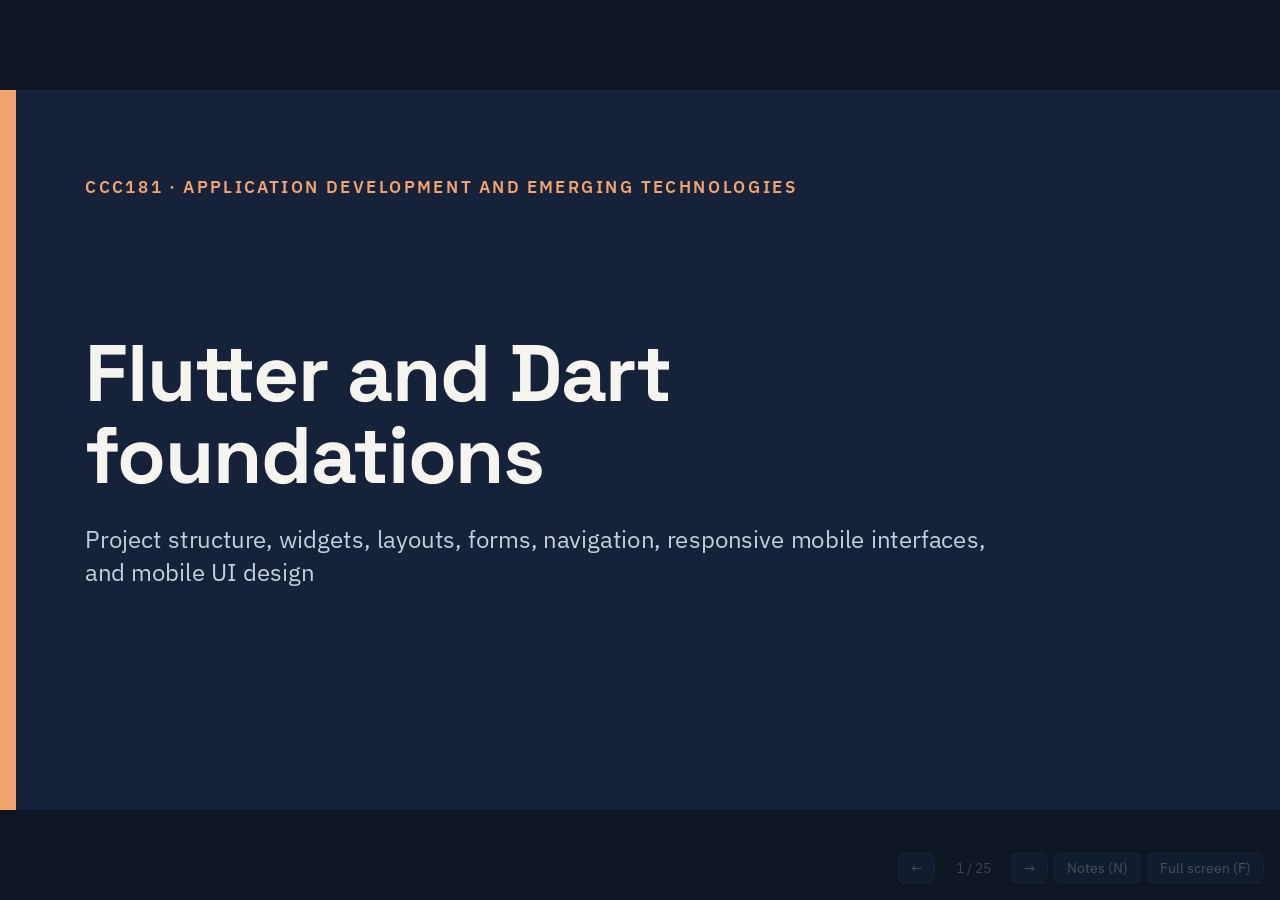
<file: lecture/notes/CCC181-Week8-Flutter-and-Dart-Foundations.html>
<!doctype html>
<html lang="en">
<head>
<meta charset="utf-8">
<meta name="viewport" content="width=device-width, initial-scale=1">
<title>Week 8: Flutter and Dart Foundations</title>
<link rel="preconnect" href="https://fonts.googleapis.com">
<link rel="preconnect" href="https://fonts.gstatic.com" crossorigin>
<link rel="stylesheet" href="https://fonts.googleapis.com/css2?family=Space+Grotesk:wght@400..700&family=IBM+Plex+Sans:ital,wght@0,400;0,500;0,600;0,700;1,400&family=JetBrains+Mono:wght@400;700&display=swap">
<style>
  * { box-sizing: border-box; font-variant-ligatures: none; font-feature-settings: "liga" 0, "calt" 0; }
  html, body { margin: 0; height: 100%; background: #0E1626; overflow: hidden; }
  body { font-family: 'IBM Plex Sans', Arial, sans-serif; -webkit-font-smoothing: antialiased; }
  #deck { position: absolute; left: 50%; top: 50%; width: 1920px; height: 1080px; transform-origin: center center; }
  #deck > section { position: absolute; left: 0; top: 0; width: 1920px; height: 1080px; overflow: hidden; visibility: hidden; opacity: 0; transition: opacity .35s ease, visibility 0s linear .35s; }
  #deck > section.active { visibility: visible; opacity: 1; transition: opacity .35s ease; }
  h1, h2, h3, p, ul, ol, table { margin: 0; }
  ul, ol { padding-left: 1.2em; }
  aside { display: none; }
  table { border-collapse: collapse; width: 100%; }
  th, td { padding: 14px 22px; text-align: left; vertical-align: top; line-height: 1.35; }
  th { font-weight: 600; }
  td { border-top: 1px solid #E2DED3; }
  x-shape { display: block; flex: none; }
  x-shape[kind="arrow-right"] { clip-path: polygon(0 30%, 62% 30%, 62% 0, 100% 50%, 62% 100%, 62% 70%, 0 70%); }
  x-shape[kind="arrow-left"]  { clip-path: polygon(100% 30%, 38% 30%, 38% 0, 0 50%, 38% 100%, 38% 70%, 100% 70%); }
  x-shape[kind="arrow-down"]  { clip-path: polygon(30% 0, 70% 0, 70% 55%, 100% 55%, 50% 100%, 0 55%, 30% 55%); }
  x-shape[kind="arrow-up"]    { clip-path: polygon(30% 100%, 70% 100%, 70% 45%, 100% 45%, 50% 0, 0 45%, 30% 45%); }
  .ui { position: fixed; right: 16px; bottom: 16px; display: flex; gap: 6px; align-items: center; z-index: 10; font: 14px/1 'IBM Plex Sans', Arial, sans-serif; opacity: .25; transition: opacity .2s; }
  .ui:hover, .ui:focus-within { opacity: 1; }
  .ui button { font: inherit; color: #F6F4EE; background: #22304C; border: 1px solid #3A4866; border-radius: 8px; padding: 8px 12px; cursor: pointer; }
  .ui button:focus-visible { outline: 2px solid #F2A46E; outline-offset: 2px; }
  .ui span { color: #C5CEDD; min-width: 64px; text-align: center; }
  #notes { position: fixed; left: 16px; right: 16px; bottom: 64px; max-height: 40vh; overflow: auto; background: rgba(22,34,58,.96); color: #F6F4EE; border: 1px solid #3A4866; border-radius: 12px; padding: 16px 20px; font: 16px/1.5 'IBM Plex Sans', Arial, sans-serif; display: none; z-index: 9; }
  #notes.show { display: block; }
  #notes b { color: #F2A46E; }
  @media print {
    @page { size: 1920px 1080px; margin: 0; }
    html, body { height: auto; overflow: visible; background: none; }
    #deck { position: static; transform: none !important; width: 1920px; height: auto; }
    #deck > section { position: relative; visibility: visible; opacity: 1; break-after: page; page-break-after: always; }
    .ui, #notes { display: none !important; }
  }
</style>
</head>
<body>
<main id="deck" aria-live="polite">
<section id="cover" data-transition="fade" style="display:flex; flex-direction:column; justify-content:space-between; padding:128px; background:#16223A">
  <div style="position:absolute; top:0; left:0; width:24px; height:1080px; display:flex; flex-direction:column; background:#F2A46E"></div>
  <p style="font-family:'IBM Plex Sans', Arial, sans-serif; font-size:26px; font-weight:600; letter-spacing:3px; text-transform:uppercase; color:#F2A46E">CCC181 · Application Development and Emerging Technologies</p>
  <div style="display:flex; flex-direction:column; gap:40px">
    <h1 style="font-family:'Space Grotesk', Arial, sans-serif; font-size:120px; font-weight:700; line-height:1.02; letter-spacing:-2px; color:#F6F4EE">Flutter and Dart<br>foundations</h1>
    <p style="width:1400px; font-family:'IBM Plex Sans', Arial, sans-serif; font-size:36px; line-height:1.4; color:#C5CEDD">Project structure, widgets, layouts, forms, navigation, responsive mobile interfaces, and mobile UI design</p>
  </div>
  <div></div>
  <aside>Ana uses ClinicQ on a budget Android phone, so the second half of the course builds a mobile client. The Flask app, PostgreSQL database and REST API from Weeks 4 to 6 stay exactly as they are; the Flutter app becomes one more client of that API. This week covers Dart, project structure, widgets, layouts, forms, navigation and responsive design, and ends with a plan for connecting to the existing API. Under the catch-up schedule this is the week of Nov 16.</aside>
</section>
<section id="agenda" data-transition="fade" style="background:#F6F4EE; color:#1B2438; font-family:'IBM Plex Sans', Arial, sans-serif; padding:128px 128px 160px; display:flex; flex-direction:column; gap:36px">
  <div style="display:flex; flex-direction:column; gap:12px">
    <p style="font-size:24px; font-weight:600; letter-spacing:3px; text-transform:uppercase; color:#B4501E">This week</p>
    <h2 style="font-family:'Space Grotesk', Arial, sans-serif; font-size:64px; font-weight:700; line-height:1.1; color:#16223A">From web pages to a mobile app</h2>
  </div>
  <div style="display:grid; grid-template-columns:1fr 1fr 1fr 1fr; gap:18px"><div style="display:flex; flex-direction:column; gap:8px; background:#FFFDF8; border:1px solid #E2DED3; border-top:6px solid #B4501E; border-radius:14px; padding:24px"><p style="font-family:'Space Grotesk', Arial, sans-serif; font-size:36px; font-weight:700; line-height:1; color:#B4501E">01</p><h3 style="font-size:28px; font-weight:600; color:#16223A">Why Flutter</h3><p style="font-size:24px; line-height:1.35; color:#4A5366">One codebase, native apps</p></div><div style="display:flex; flex-direction:column; gap:8px; background:#FFFDF8; border:1px solid #E2DED3; border-top:6px solid #B4501E; border-radius:14px; padding:24px"><p style="font-family:'Space Grotesk', Arial, sans-serif; font-size:36px; font-weight:700; line-height:1; color:#B4501E">02</p><h3 style="font-size:28px; font-weight:600; color:#16223A">Dart</h3><p style="font-size:24px; line-height:1.35; color:#4A5366">The language, fast</p></div><div style="display:flex; flex-direction:column; gap:8px; background:#FFFDF8; border:1px solid #E2DED3; border-top:6px solid #B4501E; border-radius:14px; padding:24px"><p style="font-family:'Space Grotesk', Arial, sans-serif; font-size:36px; font-weight:700; line-height:1; color:#B4501E">03</p><h3 style="font-size:28px; font-weight:600; color:#16223A">Project structure</h3><p style="font-size:24px; line-height:1.35; color:#4A5366">Where things go</p></div><div style="display:flex; flex-direction:column; gap:8px; background:#FFFDF8; border:1px solid #E2DED3; border-top:6px solid #B4501E; border-radius:14px; padding:24px"><p style="font-family:'Space Grotesk', Arial, sans-serif; font-size:36px; font-weight:700; line-height:1; color:#B4501E">04</p><h3 style="font-size:28px; font-weight:600; color:#16223A">Widgets</h3><p style="font-size:24px; line-height:1.35; color:#4A5366">Everything on screen</p></div><div style="display:flex; flex-direction:column; gap:8px; background:#FFFDF8; border:1px solid #E2DED3; border-top:6px solid #2D6F78; border-radius:14px; padding:24px"><p style="font-family:'Space Grotesk', Arial, sans-serif; font-size:36px; font-weight:700; line-height:1; color:#2D6F78">05</p><h3 style="font-size:28px; font-weight:600; color:#16223A">Layouts</h3><p style="font-size:24px; line-height:1.35; color:#4A5366">Rows, columns, lists</p></div><div style="display:flex; flex-direction:column; gap:8px; background:#FFFDF8; border:1px solid #E2DED3; border-top:6px solid #2D6F78; border-radius:14px; padding:24px"><p style="font-family:'Space Grotesk', Arial, sans-serif; font-size:36px; font-weight:700; line-height:1; color:#2D6F78">06</p><h3 style="font-size:28px; font-weight:600; color:#16223A">Forms</h3><p style="font-size:24px; line-height:1.35; color:#4A5366">Input and validation</p></div><div style="display:flex; flex-direction:column; gap:8px; background:#FFFDF8; border:1px solid #E2DED3; border-top:6px solid #2D6F78; border-radius:14px; padding:24px"><p style="font-family:'Space Grotesk', Arial, sans-serif; font-size:36px; font-weight:700; line-height:1; color:#2D6F78">07</p><h3 style="font-size:28px; font-weight:600; color:#16223A">Navigation</h3><p style="font-size:24px; line-height:1.35; color:#4A5366">Screens and responsive design</p></div><div style="display:flex; flex-direction:column; gap:8px; background:#16223A; border-radius:14px; padding:24px"><p style="font-family:'Space Grotesk', Arial, sans-serif; font-size:36px; font-weight:700; line-height:1; color:#F2A46E">08</p><h3 style="font-size:28px; font-weight:600; color:#F6F4EE">Lab</h3><p style="font-size:24px; line-height:1.35; color:#C5CEDD">Your mobile app shell</p></div></div>
  <p style="font-size:28px; line-height:1.4; color:#1B2438; background:#FBE9DC; padding:22px 30px; border-radius:12px"><b>Thread through the week:</b> the My place screen from the Week 3 wireframe becomes a real screen on Ana's phone, one tap from home.</p>
  <p style="position:absolute; left:128px; bottom:64px; width:1300px; font-size:24px; color:#5A6272">CCC181 · Week 8 · Flutter and Dart foundations</p>
  <p style="position:absolute; right:128px; bottom:64px; width:120px; font-size:24px; color:#5A6272; text-align:right">02</p>
  <aside>The order mirrors Week 3: understand the platform, learn the building blocks, compose screens, add forms and navigation, then make it adapt to screen sizes. The Week 3 sitemap and wireframes are reused directly, so students do not redesign from scratch; they translate. The milestone is a mobile application shell with navigation, primary screens, forms and a connection plan for the API.</aside>
</section>
<section id="why-flutter" data-section="Why Flutter, and setting it up" data-transition="fade" style="background:#F6F4EE; color:#1B2438; font-family:'IBM Plex Sans', Arial, sans-serif; padding:128px 128px 160px; display:flex; flex-direction:column; gap:36px">
  <div style="display:flex; flex-direction:column; gap:12px">
    <p style="font-size:24px; font-weight:600; letter-spacing:3px; text-transform:uppercase; color:#B4501E">Why Flutter</p>
    <h2 style="font-family:'Space Grotesk', Arial, sans-serif; font-size:64px; font-weight:700; line-height:1.1; color:#16223A">Flutter: one codebase, many platforms</h2>
  </div>
  <div style="display:flex; flex-direction:column; gap:28px"><div style="display:flex; flex-direction:row; gap:28px"><div style="flex:1.3; display:flex; flex-direction:column; gap:18px"><div style="display:flex; flex-direction:column; gap:10px; background:#16223A; border-radius:16px; padding:30px 36px"><p style="font-size:24px; font-weight:600; letter-spacing:2px; text-transform:uppercase; color:#F2A46E">Definition</p><p style="font-family:'Space Grotesk', Arial, sans-serif; font-size:30px; font-weight:500; line-height:1.35; color:#F6F4EE">Flutter is Google's open-source UI toolkit. You write the app once in Dart and build it for Android, iOS, web and desktop.</p></div><div style="display:grid; grid-template-columns:1fr 1fr; gap:14px"><div style="display:flex; flex-direction:column; gap:8px; background:#FFFDF8; border:1px solid #E2DED3; border-radius:14px; padding:20px 24px"><h3 style="font-size:28px; font-weight:600; color:#B4501E">Compiled</h3><p style="font-size:24px; line-height:1.4; color:#4A5366">Native ARM code on phones; smooth on budget devices</p></div><div style="display:flex; flex-direction:column; gap:8px; background:#FFFDF8; border:1px solid #E2DED3; border-radius:14px; padding:20px 24px"><h3 style="font-size:28px; font-weight:600; color:#B4501E">Hot reload</h3><p style="font-size:24px; line-height:1.4; color:#4A5366">See code changes in about a second, state kept</p></div></div></div><div style="flex:1; display:flex; flex-direction:column; gap:14px"><table style="font-size:24px; color:#1B2438; font-family:'IBM Plex Sans', Arial, sans-serif; background:#FFFDF8; border:1px solid #E2DED3"><tr style="background:#16223A"><th style="width:45%; color:#F6F4EE">Option</th><th style="width:55%; color:#F6F4EE">Trade-off</th></tr><tr><td>Native (Kotlin, Swift)</td><td>Best platform fit; two codebases</td></tr><tr style="background:#F1EEE6"><td><b>Flutter</b></td><td>One codebase; own rendering engine</td></tr><tr><td>React Native</td><td>JavaScript; uses native widgets</td></tr><tr style="background:#F1EEE6"><td>PWA</td><td>A website; limited device access</td></tr></table></div></div></div>
  <p style="position:absolute; left:128px; bottom:64px; width:1300px; font-size:24px; color:#5A6272">flutter.dev · docs.flutter.dev</p>
  <p style="position:absolute; right:128px; bottom:64px; width:120px; font-size:24px; color:#5A6272; text-align:right">03</p>
  <aside>For a single developer building for both Android and iOS in a few weeks, Flutter's single codebase is decisive. Flutter draws every pixel itself with its own engine rather than wrapping native controls, so apps look the same on every device; Material widgets follow Android conventions and Cupertino widgets follow iOS ones. Hot reload makes the build-test loop much faster than web development without a live server. The table is not a ranking: native is still best for heavy platform integration.</aside>
</section>
<section id="setup" data-transition="fade" style="background:#F6F4EE; color:#1B2438; font-family:'IBM Plex Sans', Arial, sans-serif; padding:128px 128px 160px; display:flex; flex-direction:column; gap:36px">
  <div style="display:flex; flex-direction:column; gap:12px">
    <p style="font-size:24px; font-weight:600; letter-spacing:3px; text-transform:uppercase; color:#B4501E">Setup</p>
    <h2 style="font-family:'Space Grotesk', Arial, sans-serif; font-size:64px; font-weight:700; line-height:1.1; color:#16223A">Setting up and running your first app</h2>
  </div>
  <div style="display:flex; flex-direction:row; gap:28px"><div style="flex:1.3; display:flex; flex-direction:column; gap:12px"><p style="font-family:'JetBrains Mono', 'Courier New', monospace; font-size:24px; font-weight:700; color:#5A6272">terminal</p><div style="background:#16223A; border-radius:16px; padding:24px 28px"><p style="font-family:'JetBrains Mono', 'Courier New', monospace; font-size:24px; line-height:1.5; color:#E6EAF2"><span style="color:#9AA7BD"># check your setup; fix what it reports</span><br>flutter doctor<br><br><span style="color:#9AA7BD"># create the project (lowercase, underscores)</span><br>flutter create clinicq_app<br>cd clinicq_app<br><br><span style="color:#9AA7BD"># list emulators and connected phones</span><br>flutter devices<br><br><span style="color:#9AA7BD"># run with hot reload (press r) and restart (R)</span><br>flutter run</p></div></div><div style="flex:1; display:flex; flex-direction:column; gap:14px"><div style="display:flex; flex-direction:column; gap:8px; background:#FFFDF8; border:1px solid #E2DED3; border-radius:14px; padding:20px 24px"><h3 style="font-size:28px; font-weight:600; color:#2D6F78">Android emulator</h3><p style="font-size:24px; line-height:1.4; color:#4A5366">Android Studio › Device Manager; enable hardware acceleration</p></div><div style="display:flex; flex-direction:column; gap:8px; background:#FFFDF8; border:1px solid #E2DED3; border-radius:14px; padding:20px 24px"><h3 style="font-size:28px; font-weight:600; color:#2D6F78">Real phone</h3><p style="font-size:24px; line-height:1.4; color:#4A5366">Developer options › USB debugging. Often faster than an emulator</p></div><div style="display:flex; flex-direction:column; gap:8px; background:#FFFDF8; border:1px solid #E2DED3; border-radius:14px; padding:20px 24px"><h3 style="font-size:28px; font-weight:600; color:#B4501E">No iPhone builds on Windows</h3><p style="font-size:24px; line-height:1.4; color:#4A5366">iOS needs a Mac with Xcode; Android is enough for the course</p></div></div></div>
  <p style="position:absolute; left:128px; bottom:64px; width:1300px; font-size:24px; color:#5A6272">CCC181 · Week 8 · Flutter and Dart foundations</p>
  <p style="position:absolute; right:128px; bottom:64px; width:120px; font-size:24px; color:#5A6272; text-align:right">04</p>
  <aside>flutter doctor checks the SDK, Android toolchain, connected devices and IDE plugins; resolve its warnings before class, especially Android licenses (flutter doctor --android-licenses). VS Code with the Flutter extension or Android Studio both work. Older laptops struggle with emulators; a student's own Android phone over USB is often the best device and matches the persona. Create the app in a new repository or a mobile/ folder in the existing one, with its own issues and pull requests as in Week 2.</aside>
</section>
<section id="dart-basics" data-section="Dart essentials" data-transition="fade" style="background:#F6F4EE; color:#1B2438; font-family:'IBM Plex Sans', Arial, sans-serif; padding:128px 128px 160px; display:flex; flex-direction:column; gap:36px">
  <div style="display:flex; flex-direction:column; gap:12px">
    <p style="font-size:24px; font-weight:600; letter-spacing:3px; text-transform:uppercase; color:#B4501E">Dart</p>
    <h2 style="font-family:'Space Grotesk', Arial, sans-serif; font-size:64px; font-weight:700; line-height:1.1; color:#16223A">Dart in one screen</h2>
  </div>
  <div style="display:flex; flex-direction:row; gap:28px"><div style="flex:1.6; display:flex; flex-direction:column; gap:12px"><p style="font-family:'JetBrains Mono', 'Courier New', monospace; font-size:24px; font-weight:700; color:#5A6272">main.dart</p><div style="background:#16223A; border-radius:16px; padding:24px 28px"><p style="font-family:'JetBrains Mono', 'Courier New', monospace; font-size:24px; line-height:1.5; color:#E6EAF2"><span style="color:#F2A46E">void</span> main() {<br>&#160;&#160;String name = <span style="color:#9FD3D9">'Ana'</span>;&#160;&#160;&#160;&#160;&#160;&#160;&#160;&#160;<span style="color:#9AA7BD">// explicit type</span><br>&#160;&#160;<span style="color:#F2A46E">var</span> position = 4;&#160;&#160;&#160;&#160;&#160;&#160;&#160;&#160;&#160;&#160;&#160;<span style="color:#9AA7BD">// inferred as int</span><br>&#160;&#160;<span style="color:#F2A46E">final</span> ticketId = 57;&#160;&#160;&#160;&#160;&#160;&#160;&#160;&#160;<span style="color:#9AA7BD">// assigned once</span><br>&#160;&#160;<span style="color:#F2A46E">const</span> maxTickets = 100;&#160;&#160;&#160;&#160;&#160;<span style="color:#9AA7BD">// compile-time constant</span><br>&#160;&#160;String? note;&#160;&#160;&#160;&#160;&#160;&#160;&#160;&#160;&#160;&#160;&#160;&#160;&#160;&#160;&#160;<span style="color:#9AA7BD">// may be null</span><br>&#160;&#160;print(note?.length ?? 0);&#160;&#160;&#160;<span style="color:#9AA7BD">// null-aware: prints 0</span><br><br>&#160;&#160;List&lt;String&gt; services = [<span style="color:#9FD3D9">'Consultation'</span>, <span style="color:#9FD3D9">'Dental'</span>];<br>&#160;&#160;Map&lt;String, int&gt; waiting = {<span style="color:#9FD3D9">'Consultation'</span>: 3};<br>&#160;&#160;print(<span style="color:#9FD3D9">'$name is number $position'</span>);<br>}</p></div></div><div style="flex:1; display:flex; flex-direction:column; gap:14px"><div style="display:flex; flex-direction:column; gap:8px; background:#FFFDF8; border:1px solid #E2DED3; border-radius:14px; padding:20px 24px"><h3 style="font-size:28px; font-weight:600; color:#2D6F78">Statically typed</h3><p style="font-size:24px; line-height:1.4; color:#4A5366">Errors are caught before the app runs</p></div><div style="display:flex; flex-direction:column; gap:8px; background:#FFFDF8; border:1px solid #E2DED3; border-radius:14px; padding:20px 24px"><h3 style="font-size:28px; font-weight:600; color:#2D6F78">Sound null safety</h3><p style="font-size:24px; line-height:1.4; color:#4A5366"><span style="font-family:'JetBrains Mono', 'Courier New', monospace">String</span> can never be null; <span style="font-family:'JetBrains Mono', 'Courier New', monospace">String?</span> can</p></div><div style="display:flex; flex-direction:column; gap:8px; background:#FFFDF8; border:1px solid #E2DED3; border-radius:14px; padding:20px 24px"><h3 style="font-size:28px; font-weight:600; color:#2D6F78">Familiar</h3><p style="font-size:24px; line-height:1.4; color:#4A5366">Reads like Java or JavaScript with Python-like conveniences</p></div></div></div>
  <p style="position:absolute; left:128px; bottom:64px; width:1300px; font-size:24px; color:#5A6272">dart.dev/language</p>
  <p style="position:absolute; right:128px; bottom:64px; width:120px; font-size:24px; color:#5A6272; text-align:right">05</p>
  <aside>Students who know Python and JavaScript pick up Dart quickly. Types can be written or inferred with var. final means the variable cannot be reassigned; const means the value is known at compile time, which Flutter uses to avoid rebuilding widgets. Null safety is the big difference from JavaScript: a type without a question mark can never be null, and the compiler forces you to handle the nullable ones with ?., ?? or a check. String interpolation uses $name or ${expression}. DartPad at dartpad.dev runs Dart in the browser for quick practice.</aside>
</section>
<section id="dart-classes" data-transition="fade" style="background:#F6F4EE; color:#1B2438; font-family:'IBM Plex Sans', Arial, sans-serif; padding:128px 128px 160px; display:flex; flex-direction:column; gap:36px">
  <div style="display:flex; flex-direction:column; gap:12px">
    <p style="font-size:24px; font-weight:600; letter-spacing:3px; text-transform:uppercase; color:#B4501E">Dart</p>
    <h2 style="font-family:'Space Grotesk', Arial, sans-serif; font-size:64px; font-weight:700; line-height:1.1; color:#16223A">Classes, named parameters and functions</h2>
  </div>
  <div style="display:flex; flex-direction:row; gap:28px"><div style="flex:1.5; display:flex; flex-direction:column; gap:12px"><p style="font-family:'JetBrains Mono', 'Courier New', monospace; font-size:24px; font-weight:700; color:#5A6272">lib/models/ticket.dart</p><div style="background:#16223A; border-radius:16px; padding:24px 28px"><p style="font-family:'JetBrains Mono', 'Courier New', monospace; font-size:24px; line-height:1.3; color:#E6EAF2"><span style="color:#F2A46E">class</span> Ticket {<br>&#160;&#160;<span style="color:#F2A46E">final</span> int id;<br>&#160;&#160;<span style="color:#F2A46E">final</span> String status;<br>&#160;&#160;<span style="color:#F2A46E">final</span> int? position;<br><br>&#160;&#160;<span style="color:#F2A46E">const</span> Ticket({<br>&#160;&#160;&#160;&#160;<span style="color:#F2A46E">required</span> <span style="color:#F2A46E">this</span>.id,<br>&#160;&#160;&#160;&#160;<span style="color:#F2A46E">required</span> <span style="color:#F2A46E">this</span>.status,<br>&#160;&#160;&#160;&#160;<span style="color:#F2A46E">this</span>.position,<br>&#160;&#160;});<br><br>&#160;&#160;bool get isWaiting =&gt; status == <span style="color:#9FD3D9">'waiting'</span>;<br>}<br><br><span style="color:#F2A46E">final</span> t = Ticket(id: 57, status: <span style="color:#9FD3D9">'waiting'</span>, position: 4);<br>int add(int a, int b) =&gt; a + b;</p></div></div><div style="flex:1; display:flex; flex-direction:column; gap:14px"><div style="display:flex; flex-direction:column; gap:8px; background:#FFFDF8; border:1px solid #E2DED3; border-radius:14px; padding:20px 24px"><h3 style="font-size:28px; font-weight:600; color:#B4501E">Named parameters</h3><p style="font-size:24px; line-height:1.4; color:#4A5366"><span style="font-family:'JetBrains Mono', 'Courier New', monospace">{required this.id}</span> reads clearly at the call site</p></div><div style="display:flex; flex-direction:column; gap:8px; background:#FFFDF8; border:1px solid #E2DED3; border-radius:14px; padding:20px 24px"><h3 style="font-size:28px; font-weight:600; color:#B4501E">Immutable fields</h3><p style="font-size:24px; line-height:1.4; color:#4A5366"><span style="font-family:'JetBrains Mono', 'Courier New', monospace">final</span> everywhere: create a new object instead of changing one</p></div><div style="display:flex; flex-direction:column; gap:8px; background:#FFFDF8; border:1px solid #E2DED3; border-radius:14px; padding:20px 24px"><h3 style="font-size:28px; font-weight:600; color:#B4501E">Arrow syntax</h3><p style="font-size:24px; line-height:1.4; color:#4A5366"><span style="font-family:'JetBrains Mono', 'Courier New', monospace">=&gt; expr</span> for one-expression functions and getters</p></div></div></div>
  <p style="position:absolute; left:128px; bottom:64px; width:1300px; font-size:24px; color:#5A6272">CCC181 · Week 8 · Flutter and Dart foundations</p>
  <p style="position:absolute; right:128px; bottom:64px; width:120px; font-size:24px; color:#5A6272; text-align:right">06</p>
  <aside>This model mirrors the ticket JSON from the Week 6 API; in Week 10 we add fromJson to build it from a response. Named parameters in curly braces are how almost every Flutter widget is configured, so students should get comfortable with them now: required makes one mandatory, and nullable ones can be omitted. Immutable classes with final fields make state easier to reason about in Week 9. The getter isWaiting is computed from the data, the same store-facts idea from Week 4.</aside>
</section>
<section id="structure" data-section="Project structure" data-transition="fade" style="background:#F6F4EE; color:#1B2438; font-family:'IBM Plex Sans', Arial, sans-serif; padding:128px 128px 160px; display:flex; flex-direction:column; gap:36px">
  <div style="display:flex; flex-direction:column; gap:12px">
    <p style="font-size:24px; font-weight:600; letter-spacing:3px; text-transform:uppercase; color:#B4501E">Project structure</p>
    <h2 style="font-family:'Space Grotesk', Arial, sans-serif; font-size:64px; font-weight:700; line-height:1.1; color:#16223A">What flutter create gives you</h2>
  </div>
  <div style="display:flex; flex-direction:row; gap:28px"><div style="background:#16223A; border-radius:16px; padding:24px 28px"><p style="font-family:'JetBrains Mono', 'Courier New', monospace; font-size:24px; line-height:1.5; color:#E6EAF2">clinicq_app/<br>├── pubspec.yaml&#160;&#160;&#160;&#160;&#160;&#160;# name, packages, assets<br>├── lib/&#160;&#160;&#160;&#160;&#160;&#160;&#160;&#160;&#160;&#160;&#160;&#160;&#160;# your Dart code<br>│&#160;&#160;&#160;├── main.dart&#160;&#160;&#160;&#160;# entry point<br>│&#160;&#160;&#160;├── screens/&#160;&#160;&#160;&#160;&#160;# one file per screen<br>│&#160;&#160;&#160;├── widgets/&#160;&#160;&#160;&#160;&#160;# reusable pieces<br>│&#160;&#160;&#160;├── models/&#160;&#160;&#160;&#160;&#160;&#160;# Ticket, Service<br>│&#160;&#160;&#160;└── services/&#160;&#160;&#160;&#160;# API calls (Week 10)<br>├── test/&#160;&#160;&#160;&#160;&#160;&#160;&#160;&#160;&#160;&#160;&#160;&#160;# widget and unit tests<br>├── android/&#160;&#160;ios/&#160;&#160;&#160;# platform projects<br>└── web/&#160;&#160;&#160;&#160;&#160;&#160;&#160;&#160;&#160;&#160;&#160;&#160;&#160;# optional web build</p></div><div style="flex:1; display:flex; flex-direction:column; gap:14px"><div style="display:flex; flex-direction:column; gap:8px; background:#FFFDF8; border:1px solid #E2DED3; border-radius:14px; padding:20px 24px"><h3 style="font-size:28px; font-weight:600; color:#2D6F78"><span style="font-family:'JetBrains Mono', 'Courier New', monospace">pubspec.yaml</span></h3><p style="font-size:24px; line-height:1.4; color:#4A5366">Like requirements.txt: add packages with <span style="font-family:'JetBrains Mono', 'Courier New', monospace">flutter pub add go_router</span></p></div><div style="display:flex; flex-direction:column; gap:8px; background:#FFFDF8; border:1px solid #E2DED3; border-radius:14px; padding:20px 24px"><h3 style="font-size:28px; font-weight:600; color:#2D6F78"><span style="font-family:'JetBrains Mono', 'Courier New', monospace">lib/</span></h3><p style="font-size:24px; line-height:1.4; color:#4A5366">Only main.dart exists at first; the folders are a convention to create</p></div><div style="display:flex; flex-direction:column; gap:8px; background:#FFFDF8; border:1px solid #E2DED3; border-radius:14px; padding:20px 24px"><h3 style="font-size:28px; font-weight:600; color:#2D6F78"><span style="font-family:'JetBrains Mono', 'Courier New', monospace">android/</span></h3><p style="font-size:24px; line-height:1.4; color:#4A5366">Rarely touched: app name, icon, permissions</p></div></div></div>
  <p style="position:absolute; left:128px; bottom:64px; width:1300px; font-size:24px; color:#5A6272">CCC181 · Week 8 · Flutter and Dart foundations</p>
  <p style="position:absolute; right:128px; bottom:64px; width:120px; font-size:24px; color:#5A6272; text-align:right">07</p>
  <aside>Point out the parallels with the Flask project from Week 2: pubspec.yaml plays the role of requirements.txt, and screens play the role of templates. Flutter does not enforce a folder layout inside lib, so the screens, widgets, models and services split is our course convention; it maps to the layers we refine in Week 9. Commit pubspec.lock for apps so everyone gets the same package versions. The build/ and .dart_tool/ folders are already in the generated .gitignore.</aside>
</section>
<section id="main" data-transition="fade" style="background:#F6F4EE; color:#1B2438; font-family:'IBM Plex Sans', Arial, sans-serif; padding:128px 128px 160px; display:flex; flex-direction:column; gap:36px">
  <div style="display:flex; flex-direction:column; gap:12px">
    <p style="font-size:24px; font-weight:600; letter-spacing:3px; text-transform:uppercase; color:#B4501E">Project structure</p>
    <h2 style="font-family:'Space Grotesk', Arial, sans-serif; font-size:64px; font-weight:700; line-height:1.1; color:#16223A">main.dart: the app's entry point</h2>
  </div>
  <div style="display:flex; flex-direction:row; gap:28px"><div style="flex:2; display:flex; flex-direction:column; gap:12px"><p style="font-family:'JetBrains Mono', 'Courier New', monospace; font-size:24px; font-weight:700; color:#5A6272">lib/main.dart</p><div style="background:#16223A; border-radius:16px; padding:24px 28px"><p style="font-family:'JetBrains Mono', 'Courier New', monospace; font-size:24px; line-height:1.2; color:#E6EAF2"><span style="color:#F2A46E">import</span> <span style="color:#9FD3D9">'package:flutter/material.dart'</span>;<br><br><span style="color:#F2A46E">void</span> main() =&gt; runApp(<span style="color:#F2A46E">const</span> ClinicQApp());<br><br><span style="color:#F2A46E">class</span> ClinicQApp <span style="color:#F2A46E">extends</span> StatelessWidget {<br>&#160;&#160;<span style="color:#F2A46E">const</span> ClinicQApp({<span style="color:#F2A46E">super</span>.key});<br><br>&#160;&#160;@<span style="color:#F2A46E">override</span><br>&#160;&#160;Widget build(BuildContext context) {<br>&#160;&#160;&#160;&#160;<span style="color:#F2A46E">return</span> MaterialApp(<br>&#160;&#160;&#160;&#160;&#160;&#160;title: <span style="color:#9FD3D9">'ClinicQ'</span>,<br>&#160;&#160;&#160;&#160;&#160;&#160;theme: ThemeData(<br>&#160;&#160;&#160;&#160;&#160;&#160;&#160;&#160;colorScheme: ColorScheme.fromSeed(<br>&#160;&#160;&#160;&#160;&#160;&#160;&#160;&#160;&#160;&#160;seedColor: <span style="color:#F2A46E">const</span> Color(0xFF16223A)),<br>&#160;&#160;&#160;&#160;&#160;&#160;),<br>&#160;&#160;&#160;&#160;&#160;&#160;home: <span style="color:#F2A46E">const</span> HomeScreen(),<br>&#160;&#160;&#160;&#160;);<br>&#160;&#160;}<br>}</p></div></div><div style="flex:1; display:flex; flex-direction:column; gap:14px"><div style="display:flex; flex-direction:column; gap:8px; background:#FFFDF8; border:1px solid #E2DED3; border-radius:14px; padding:20px 24px"><h3 style="font-size:28px; font-weight:600; color:#2D6F78"><span style="font-family:'JetBrains Mono', 'Courier New', monospace">runApp</span></h3><p style="font-size:24px; line-height:1.4; color:#4A5366">Puts the root widget on the screen</p></div><div style="display:flex; flex-direction:column; gap:8px; background:#FFFDF8; border:1px solid #E2DED3; border-radius:14px; padding:20px 24px"><h3 style="font-size:28px; font-weight:600; color:#2D6F78"><span style="font-family:'JetBrains Mono', 'Courier New', monospace">MaterialApp</span></h3><p style="font-size:24px; line-height:1.4; color:#4A5366">Theme, navigation and Material 3 defaults for the whole app</p></div><div style="display:flex; flex-direction:column; gap:8px; background:#FFFDF8; border:1px solid #E2DED3; border-radius:14px; padding:20px 24px"><h3 style="font-size:28px; font-weight:600; color:#2D6F78"><span style="font-family:'JetBrains Mono', 'Courier New', monospace">ColorScheme.fromSeed</span></h3><p style="font-size:24px; line-height:1.4; color:#4A5366">One brand color generates a full, accessible palette</p></div></div></div>
  <p style="position:absolute; left:128px; bottom:64px; width:1300px; font-size:24px; color:#5A6272">CCC181 · Week 8 · Flutter and Dart foundations</p>
  <p style="position:absolute; right:128px; bottom:64px; width:120px; font-size:24px; color:#5A6272; text-align:right">08</p>
  <aside>Every Flutter app starts with main calling runApp on a root widget. MaterialApp sets up theming, text styles, navigation and localization. ColorScheme.fromSeed generates matching primary, secondary, surface and error colors from one seed color, and Material 3 is the default since Flutter 3.16, so a consistent and reasonably accessible look comes almost for free. Use the brand color decided in Week 3 so the web and mobile apps feel like one product.</aside>
</section>
<section id="widgets" data-section="Widgets: stateless and stateful" data-transition="fade" style="background:#F6F4EE; color:#1B2438; font-family:'IBM Plex Sans', Arial, sans-serif; padding:128px 128px 160px; display:flex; flex-direction:column; gap:36px">
  <div style="display:flex; flex-direction:column; gap:12px">
    <p style="font-size:24px; font-weight:600; letter-spacing:3px; text-transform:uppercase; color:#B4501E">Widgets</p>
    <h2 style="font-family:'Space Grotesk', Arial, sans-serif; font-size:64px; font-weight:700; line-height:1.1; color:#16223A">Everything on screen is a widget</h2>
  </div>
  <div style="display:flex; flex-direction:column; gap:28px"><div style="display:flex; flex-direction:row; gap:28px"><div style="flex:1.4; display:flex; flex-direction:column; gap:14px"><div style="background:#16223A; border-radius:16px; padding:24px 28px"><p style="font-family:'JetBrains Mono', 'Courier New', monospace; font-size:24px; line-height:1.5; color:#E6EAF2">MaterialApp<br>└── Scaffold<br>&#160;&#160;&#160;&#160;├── AppBar<br>&#160;&#160;&#160;&#160;│&#160;&#160;&#160;└── Text('ClinicQ')<br>&#160;&#160;&#160;&#160;└── body: Padding<br>&#160;&#160;&#160;&#160;&#160;&#160;&#160;&#160;└── Column<br>&#160;&#160;&#160;&#160;&#160;&#160;&#160;&#160;&#160;&#160;&#160;&#160;├── Text('Your place in line')<br>&#160;&#160;&#160;&#160;&#160;&#160;&#160;&#160;&#160;&#160;&#160;&#160;├── Text('4')<br>&#160;&#160;&#160;&#160;&#160;&#160;&#160;&#160;&#160;&#160;&#160;&#160;└── FilledButton('Leave the queue')</p></div></div><div style="flex:1; display:flex; flex-direction:column; gap:12px"><p style="font-size:26px; line-height:1.45;">A <b>widget</b> is an immutable description of part of the UI. Widgets nest into a <b>tree</b>.</p><div style="display:flex; flex-direction:column; gap:8px; background:#FFFDF8; border:1px solid #E2DED3; border-radius:14px; padding:20px 24px"><h3 style="font-size:28px; font-weight:600; color:#B4501E">Structure</h3><p style="font-size:24px; line-height:1.4; color:#4A5366"><span style="font-family:'JetBrains Mono', 'Courier New', monospace">Scaffold</span>, <span style="font-family:'JetBrains Mono', 'Courier New', monospace">AppBar</span>, <span style="font-family:'JetBrains Mono', 'Courier New', monospace">Card</span></p></div><div style="display:flex; flex-direction:column; gap:8px; background:#FFFDF8; border:1px solid #E2DED3; border-radius:14px; padding:20px 24px"><h3 style="font-size:28px; font-weight:600; color:#B4501E">Layout</h3><p style="font-size:24px; line-height:1.4; color:#4A5366"><span style="font-family:'JetBrains Mono', 'Courier New', monospace">Column</span>, <span style="font-family:'JetBrains Mono', 'Courier New', monospace">Row</span>, <span style="font-family:'JetBrains Mono', 'Courier New', monospace">Padding</span></p></div><div style="display:flex; flex-direction:column; gap:8px; background:#FFFDF8; border:1px solid #E2DED3; border-radius:14px; padding:20px 24px"><h3 style="font-size:28px; font-weight:600; color:#B4501E">Content</h3><p style="font-size:24px; line-height:1.4; color:#4A5366"><span style="font-family:'JetBrains Mono', 'Courier New', monospace">Text</span>, <span style="font-family:'JetBrains Mono', 'Courier New', monospace">Icon</span>, <span style="font-family:'JetBrains Mono', 'Courier New', monospace">Image</span>, buttons</p></div></div></div></div>
  <p style="position:absolute; left:128px; bottom:64px; width:1300px; font-size:24px; color:#5A6272">CCC181 · Week 8 · Flutter and Dart foundations</p>
  <p style="position:absolute; right:128px; bottom:64px; width:120px; font-size:24px; color:#5A6272; text-align:right">09</p>
  <aside>This tree is the Week 3 My place wireframe expressed as widgets. Unlike HTML plus CSS, Flutter has no separate style language: padding, alignment and layout are widgets too, which feels verbose at first but makes everything explicit. Widgets are cheap, immutable descriptions; Flutter compares the new tree with the old one and updates only what changed. The Flutter Inspector in VS Code or Android Studio shows this tree for a running app.</aside>
</section>
<section id="stateless" data-transition="fade" style="background:#F6F4EE; color:#1B2438; font-family:'IBM Plex Sans', Arial, sans-serif; padding:128px 128px 160px; display:flex; flex-direction:column; gap:36px">
  <div style="display:flex; flex-direction:column; gap:12px">
    <p style="font-size:24px; font-weight:600; letter-spacing:3px; text-transform:uppercase; color:#B4501E">Widgets</p>
    <h2 style="font-family:'Space Grotesk', Arial, sans-serif; font-size:64px; font-weight:700; line-height:1.1; color:#16223A">StatelessWidget: drawn from its inputs</h2>
  </div>
  <div style="display:flex; flex-direction:row; gap:28px"><div style="flex:2.6; display:flex; flex-direction:column; gap:12px"><p style="font-family:'JetBrains Mono', 'Courier New', monospace; font-size:24px; font-weight:700; color:#5A6272">lib/widgets/position_card.dart</p><div style="background:#16223A; border-radius:16px; padding:24px 28px"><p style="font-family:'JetBrains Mono', 'Courier New', monospace; font-size:24px; line-height:1.2; color:#E6EAF2"><span style="color:#F2A46E">class</span> PositionCard <span style="color:#F2A46E">extends</span> StatelessWidget {<br>&#160;&#160;<span style="color:#F2A46E">const</span> PositionCard({<span style="color:#F2A46E">super</span>.key,<br>&#160;&#160;&#160;&#160;&#160;&#160;<span style="color:#F2A46E">required</span> <span style="color:#F2A46E">this</span>.position, <span style="color:#F2A46E">required</span> <span style="color:#F2A46E">this</span>.minutes});<br>&#160;&#160;<span style="color:#F2A46E">final</span> int position, minutes;<br>&#160;&#160;@<span style="color:#F2A46E">override</span><br>&#160;&#160;Widget build(BuildContext context) {<br>&#160;&#160;&#160;&#160;<span style="color:#F2A46E">final</span> text = Theme.of(context).textTheme;<br>&#160;&#160;&#160;&#160;<span style="color:#F2A46E">return</span> Card(<br>&#160;&#160;&#160;&#160;&#160;&#160;child: Padding(<br>&#160;&#160;&#160;&#160;&#160;&#160;&#160;&#160;padding: <span style="color:#F2A46E">const</span> EdgeInsets.all(24),<br>&#160;&#160;&#160;&#160;&#160;&#160;&#160;&#160;child: Column(children: [<br>&#160;&#160;&#160;&#160;&#160;&#160;&#160;&#160;&#160;&#160;<span style="color:#F2A46E">const</span> Text(<span style="color:#9FD3D9">'Your place in line'</span>),<br>&#160;&#160;&#160;&#160;&#160;&#160;&#160;&#160;&#160;&#160;Text(<span style="color:#9FD3D9">'$position'</span>, style: text.displayLarge),<br>&#160;&#160;&#160;&#160;&#160;&#160;&#160;&#160;&#160;&#160;Text(<span style="color:#9FD3D9">'about $minutes min'</span>),<br>&#160;&#160;&#160;&#160;&#160;&#160;&#160;&#160;]),<br>&#160;&#160;&#160;&#160;&#160;&#160;),<br>&#160;&#160;&#160;&#160;);<br>&#160;&#160;}<br>}</p></div></div><div style="flex:1; display:flex; flex-direction:column; gap:16px"><div style="flex:1; display:flex; flex-direction:column; gap:8px; background:#FFFDF8; border-left:6px solid #2D6F78; border-radius:0px 12px 12px 0px; padding:20px 26px"><h3 style="font-size:28px; font-weight:600; color:#2D6F78">Same inputs, same output</h3><p style="font-size:25px; line-height:1.4">No internal data changes. To show a new position, the parent builds it again with a new value.</p></div><div style="flex:1; display:flex; flex-direction:column; gap:8px; background:#FFFDF8; border-left:6px solid #B4501E; border-radius:0px 12px 12px 0px; padding:20px 26px"><h3 style="font-size:28px; font-weight:600; color:#B4501E">Use the theme</h3><p style="font-size:25px; line-height:1.4"><span style="font-family:'JetBrains Mono', 'Courier New', monospace">textTheme.displayLarge</span>, not a hard-coded font size, so text scaling works.</p></div></div></div>
  <p style="position:absolute; left:128px; bottom:64px; width:1300px; font-size:24px; color:#5A6272">CCC181 · Week 8 · Flutter and Dart foundations</p>
  <p style="position:absolute; right:128px; bottom:64px; width:120px; font-size:24px; color:#5A6272; text-align:right">10</p>
  <aside>A stateless widget is like a Jinja partial or a pure function: given position and minutes, it always draws the same card. The build method returns the widget subtree. Reading styles from Theme.of(context) keeps the app consistent and respects the user's system text size, an accessibility point from Week 3. Marking constant subtrees with const lets Flutter skip rebuilding them. Most widgets in an app should be stateless.</aside>
</section>
<section id="stateful" data-transition="fade" style="background:#F6F4EE; color:#1B2438; font-family:'IBM Plex Sans', Arial, sans-serif; padding:128px 128px 160px; display:flex; flex-direction:column; gap:36px">
  <div style="display:flex; flex-direction:column; gap:12px">
    <p style="font-size:24px; font-weight:600; letter-spacing:3px; text-transform:uppercase; color:#B4501E">Widgets</p>
    <h2 style="font-family:'Space Grotesk', Arial, sans-serif; font-size:64px; font-weight:700; line-height:1.1; color:#16223A">StatefulWidget: remembers and redraws</h2>
  </div>
  <div style="display:flex; flex-direction:row; gap:28px"><div style="flex:2.2; display:flex; flex-direction:column; gap:12px"><p style="font-family:'JetBrains Mono', 'Courier New', monospace; font-size:24px; font-weight:700; color:#5A6272">lib/widgets/notify_toggle.dart</p><div style="background:#16223A; border-radius:16px; padding:24px 28px"><p style="font-family:'JetBrains Mono', 'Courier New', monospace; font-size:24px; line-height:1.35; color:#E6EAF2"><span style="color:#F2A46E">class</span> NotifyToggle <span style="color:#F2A46E">extends</span> StatefulWidget {<br>&#160;&#160;<span style="color:#F2A46E">const</span> NotifyToggle({<span style="color:#F2A46E">super</span>.key});<br>&#160;&#160;@<span style="color:#F2A46E">override</span><br>&#160;&#160;State&lt;NotifyToggle&gt; createState() =&gt; _NotifyToggleState();<br>}<br><span style="color:#F2A46E">class</span> _NotifyToggleState <span style="color:#F2A46E">extends</span> State&lt;NotifyToggle&gt; {<br>&#160;&#160;bool _notify = <span style="color:#F2A46E">true</span>;<br>&#160;&#160;@<span style="color:#F2A46E">override</span><br>&#160;&#160;Widget build(BuildContext context) {<br>&#160;&#160;&#160;&#160;<span style="color:#F2A46E">return</span> SwitchListTile(<br>&#160;&#160;&#160;&#160;&#160;&#160;title: <span style="color:#F2A46E">const</span> Text(<span style="color:#9FD3D9">'Alert me when I am 3rd'</span>),<br>&#160;&#160;&#160;&#160;&#160;&#160;value: _notify,<br>&#160;&#160;&#160;&#160;&#160;&#160;onChanged: (v) =&gt; setState(() =&gt; _notify = v),<br>&#160;&#160;&#160;&#160;);<br>&#160;&#160;}<br>}</p></div></div><div style="flex:1; display:flex; flex-direction:column; gap:14px"><div style="display:flex; flex-direction:column; gap:8px; background:#FFFDF8; border:1px solid #E2DED3; border-radius:14px; padding:20px 24px"><h3 style="font-size:28px; font-weight:600; color:#2D6F78"><span style="font-family:'JetBrains Mono', 'Courier New', monospace">State&lt;T&gt;</span></h3><p style="font-size:24px; line-height:1.4; color:#4A5366">A separate object that survives rebuilds and holds the data</p></div><div style="display:flex; flex-direction:column; gap:8px; background:#FFFDF8; border:1px solid #E2DED3; border-radius:14px; padding:20px 24px"><h3 style="font-size:28px; font-weight:600; color:#2D6F78"><span style="font-family:'JetBrains Mono', 'Courier New', monospace">setState()</span></h3><p style="font-size:24px; line-height:1.4; color:#4A5366">Change the data inside it; Flutter calls build again</p></div><div style="display:flex; flex-direction:column; gap:8px; background:#FFFDF8; border:1px solid #E2DED3; border-radius:14px; padding:20px 24px"><h3 style="font-size:28px; font-weight:600; color:#B4501E">Keep it local</h3><p style="font-size:24px; line-height:1.4; color:#4A5366">For data used across screens, see Week 9</p></div></div></div>
  <p style="position:absolute; left:128px; bottom:64px; width:1300px; font-size:24px; color:#5A6272">CCC181 · Week 8 · Flutter and Dart foundations</p>
  <p style="position:absolute; right:128px; bottom:64px; width:120px; font-size:24px; color:#5A6272; text-align:right">11</p>
  <aside>A stateful widget has two classes: the widget, which is immutable configuration, and its State object, which persists across rebuilds and holds changing data. Calling setState marks the widget dirty, and Flutter rebuilds it on the next frame. The underscore makes a name private to its file. This kind of local, short-lived UI state, such as a toggle, a tab index or a text field, belongs in a StatefulWidget. Data that several screens share, such as the current ticket, needs the state management approaches of Week 9.</aside>
</section>
<section id="layout" data-section="Layouts and lists" data-transition="fade" style="background:#F6F4EE; color:#1B2438; font-family:'IBM Plex Sans', Arial, sans-serif; padding:128px 128px 160px; display:flex; flex-direction:column; gap:36px">
  <div style="display:flex; flex-direction:column; gap:12px">
    <p style="font-size:24px; font-weight:600; letter-spacing:3px; text-transform:uppercase; color:#B4501E">Layouts</p>
    <h2 style="font-family:'Space Grotesk', Arial, sans-serif; font-size:64px; font-weight:700; line-height:1.1; color:#16223A">Layout widgets you will use daily</h2>
  </div>
  <div style="display:grid; grid-template-columns:1fr 1fr 1fr; gap:18px"><div style="display:flex; flex-direction:column; gap:8px; background:#FFFDF8; border:1px solid #E2DED3; border-radius:14px; padding:20px 24px"><h3 style="font-size:28px; font-weight:600; color:#B4501E"><span style="font-family:'JetBrains Mono', 'Courier New', monospace">Column / Row</span></h3><p style="font-size:24px; line-height:1.4; color:#4A5366">Stack children vertically or horizontally</p></div><div style="display:flex; flex-direction:column; gap:8px; background:#FFFDF8; border:1px solid #E2DED3; border-radius:14px; padding:20px 24px"><h3 style="font-size:28px; font-weight:600; color:#B4501E"><span style="font-family:'JetBrains Mono', 'Courier New', monospace">Expanded</span></h3><p style="font-size:24px; line-height:1.4; color:#4A5366">Child takes the remaining space in a Row or Column</p></div><div style="display:flex; flex-direction:column; gap:8px; background:#FFFDF8; border:1px solid #E2DED3; border-radius:14px; padding:20px 24px"><h3 style="font-size:28px; font-weight:600; color:#B4501E"><span style="font-family:'JetBrains Mono', 'Courier New', monospace">Padding / SizedBox</span></h3><p style="font-size:24px; line-height:1.4; color:#4A5366">Space inside, or a fixed gap between children</p></div><div style="display:flex; flex-direction:column; gap:8px; background:#FFFDF8; border:1px solid #E2DED3; border-radius:14px; padding:20px 24px"><h3 style="font-size:28px; font-weight:600; color:#B4501E"><span style="font-family:'JetBrains Mono', 'Courier New', monospace">Container</span></h3><p style="font-size:24px; line-height:1.4; color:#4A5366">Size, color, border, decoration in one widget</p></div><div style="display:flex; flex-direction:column; gap:8px; background:#FFFDF8; border:1px solid #E2DED3; border-radius:14px; padding:20px 24px"><h3 style="font-size:28px; font-weight:600; color:#2D6F78"><span style="font-family:'JetBrains Mono', 'Courier New', monospace">ListView</span></h3><p style="font-size:24px; line-height:1.4; color:#4A5366">A scrolling list; builds only what is visible</p></div><div style="display:flex; flex-direction:column; gap:8px; background:#FFFDF8; border:1px solid #E2DED3; border-radius:14px; padding:20px 24px"><h3 style="font-size:28px; font-weight:600; color:#2D6F78"><span style="font-family:'JetBrains Mono', 'Courier New', monospace">Stack</span></h3><p style="font-size:24px; line-height:1.4; color:#4A5366">Overlap children, e.g. a badge on an icon</p></div><div style="display:flex; flex-direction:column; gap:8px; background:#FFFDF8; border:1px solid #E2DED3; border-radius:14px; padding:20px 24px"><h3 style="font-size:28px; font-weight:600; color:#2D6F78"><span style="font-family:'JetBrains Mono', 'Courier New', monospace">SafeArea</span></h3><p style="font-size:24px; line-height:1.4; color:#4A5366">Keeps content clear of notches and system bars</p></div><div style="display:flex; flex-direction:column; gap:8px; background:#FFFDF8; border:1px solid #E2DED3; border-radius:14px; padding:20px 24px"><h3 style="font-size:28px; font-weight:600; color:#2D6F78"><span style="font-family:'JetBrains Mono', 'Courier New', monospace">Wrap</span></h3><p style="font-size:24px; line-height:1.4; color:#4A5366">Like a Row that flows onto new lines</p></div><div style="display:flex; flex-direction:column; gap:8px; background:#FFFDF8; border:1px solid #E2DED3; border-radius:14px; padding:20px 24px"><h3 style="font-size:28px; font-weight:600; color:#2D6F78">Alignment</h3><p style="font-size:24px; line-height:1.4; color:#4A5366"><span style="font-family:'JetBrains Mono', 'Courier New', monospace">mainAxisAlignment</span>, <span style="font-family:'JetBrains Mono', 'Courier New', monospace">crossAxisAlignment</span></p></div></div>
  <p style="position:absolute; left:128px; bottom:64px; width:1300px; font-size:24px; color:#5A6272">CCC181 · Week 8 · Flutter and Dart foundations</p>
  <p style="position:absolute; right:128px; bottom:64px; width:120px; font-size:24px; color:#5A6272; text-align:right">12</p>
  <aside>If students know CSS flexbox from Week 3, Column and Row are flex containers with a main axis and a cross axis, and Expanded is flex: 1. SizedBox is the cleanest way to add a gap between children. ListView.builder creates items lazily as they scroll into view, essential for long lists on budget phones. SafeArea avoids content hiding under the notch or gesture bar. Two layout errors appear constantly: a Row whose children are too wide overflows with yellow and black stripes, and a ListView inside a Column needs Expanded to know its height.</aside>
</section>
<section id="my-place" data-transition="fade" style="background:#F6F4EE; color:#1B2438; font-family:'IBM Plex Sans', Arial, sans-serif; padding:128px 128px 160px; display:flex; flex-direction:column; gap:36px">
  <div style="display:flex; flex-direction:column; gap:12px">
    <p style="font-size:24px; font-weight:600; letter-spacing:3px; text-transform:uppercase; color:#B4501E">Layouts</p>
    <h2 style="font-family:'Space Grotesk', Arial, sans-serif; font-size:64px; font-weight:700; line-height:1.1; color:#16223A">The My place screen</h2>
  </div>
  <div style="display:flex; flex-direction:row; gap:28px"><div style="flex:3; display:flex; flex-direction:column; gap:12px"><p style="font-family:'JetBrains Mono', 'Courier New', monospace; font-size:24px; font-weight:700; color:#5A6272">lib/screens/ticket_screen.dart</p><div style="background:#16223A; border-radius:16px; padding:24px 28px"><p style="font-family:'JetBrains Mono', 'Courier New', monospace; font-size:24px; line-height:1.2; color:#E6EAF2"><span style="color:#F2A46E">class</span> TicketScreen <span style="color:#F2A46E">extends</span> StatelessWidget {<br>&#160;&#160;<span style="color:#F2A46E">const</span> TicketScreen({<span style="color:#F2A46E">super</span>.key, <span style="color:#F2A46E">required</span> <span style="color:#F2A46E">this</span>.ticketId});<br>&#160;&#160;<span style="color:#F2A46E">final</span> int ticketId;<br><br>&#160;&#160;@<span style="color:#F2A46E">override</span><br>&#160;&#160;Widget build(BuildContext context) =&gt; Scaffold(<br>&#160;&#160;&#160;&#160;appBar: AppBar(title: <span style="color:#F2A46E">const</span> Text(<span style="color:#9FD3D9">'My place'</span>)),<br>&#160;&#160;&#160;&#160;body: SafeArea(child: Padding(<br>&#160;&#160;&#160;&#160;&#160;&#160;padding: <span style="color:#F2A46E">const</span> EdgeInsets.all(16),<br>&#160;&#160;&#160;&#160;&#160;&#160;child: Column(children: [<br>&#160;&#160;&#160;&#160;&#160;&#160;&#160;&#160;<span style="color:#F2A46E">const</span> PositionCard(position: 4, minutes: 20),<br>&#160;&#160;&#160;&#160;&#160;&#160;&#160;&#160;<span style="color:#F2A46E">const</span> SizedBox(height: 12),<br>&#160;&#160;&#160;&#160;&#160;&#160;&#160;&#160;Text(<span style="color:#9FD3D9">'Ticket #$ticketId · Consultation'</span>),<br>&#160;&#160;&#160;&#160;&#160;&#160;&#160;&#160;<span style="color:#F2A46E">const</span> Spacer(),<br>&#160;&#160;&#160;&#160;&#160;&#160;&#160;&#160;FilledButton(onPressed: () {}, child: <span style="color:#F2A46E">const</span> Text(<span style="color:#9FD3D9">'Leave the queue'</span>)),<br>&#160;&#160;&#160;&#160;&#160;&#160;]),<br>&#160;&#160;&#160;&#160;)),<br>&#160;&#160;);<br>}</p></div></div><div style="flex:1; display:flex; flex-direction:column; gap:14px"><p style="font-size:25px; line-height:1.45;">Week 3 annotations, kept:</p><div style="display:flex; flex-direction:row; gap:18px; align-items:start"><p style="font-family:'Space Grotesk', Arial, sans-serif; font-size:30px; font-weight:700; color:#FBF3EA; background:#B4501E; padding:2px 16px; border-radius:999px">1</p><p style="flex:1; font-size:24px; line-height:1.4">One big number</p></div><div style="display:flex; flex-direction:row; gap:18px; align-items:start"><p style="font-family:'Space Grotesk', Arial, sans-serif; font-size:30px; font-weight:700; color:#FBF3EA; background:#B4501E; padding:2px 16px; border-radius:999px">2</p><p style="flex:1; font-size:24px; line-height:1.4">Wait in plain words</p></div><div style="display:flex; flex-direction:row; gap:18px; align-items:start"><p style="font-family:'Space Grotesk', Arial, sans-serif; font-size:30px; font-weight:700; color:#FBF3EA; background:#B4501E; padding:2px 16px; border-radius:999px">3</p><p style="flex:1; font-size:24px; line-height:1.4">One action at the bottom, in thumb reach (<span style="font-family:'JetBrains Mono', 'Courier New', monospace">Spacer</span>)</p></div></div></div>
  <p style="position:absolute; left:128px; bottom:64px; width:1300px; font-size:24px; color:#5A6272">CCC181 · Week 8 · Flutter and Dart foundations</p>
  <p style="position:absolute; right:128px; bottom:64px; width:120px; font-size:24px; color:#5A6272; text-align:right">13</p>
  <aside>Compare this with the Week 3 wireframe: the big number, the estimated wait, ticket details and one action near the bottom of the screen where the thumb rests. Spacer pushes the button down. The position and minutes are hard-coded for now; in Week 10 they come from GET /api/v1/tickets/{id}. Building screens with fake data first is normal: it separates layout problems from network problems. The freshness cue, updated just now, returns in Week 10 with real data.</aside>
</section>
<section id="lists" data-transition="fade" style="background:#F6F4EE; color:#1B2438; font-family:'IBM Plex Sans', Arial, sans-serif; padding:128px 128px 160px; display:flex; flex-direction:column; gap:36px">
  <div style="display:flex; flex-direction:column; gap:12px">
    <p style="font-size:24px; font-weight:600; letter-spacing:3px; text-transform:uppercase; color:#B4501E">Layouts</p>
    <h2 style="font-family:'Space Grotesk', Arial, sans-serif; font-size:64px; font-weight:700; line-height:1.1; color:#16223A">Lists with ListView.builder</h2>
  </div>
  <div style="display:flex; flex-direction:row; gap:28px"><div style="flex:1.8; display:flex; flex-direction:column; gap:12px"><p style="font-family:'JetBrains Mono', 'Courier New', monospace; font-size:24px; font-weight:700; color:#5A6272">lib/screens/home_screen.dart</p><div style="background:#16223A; border-radius:16px; padding:24px 28px"><p style="font-family:'JetBrains Mono', 'Courier New', monospace; font-size:24px; line-height:1.5; color:#E6EAF2"><span style="color:#F2A46E">final</span> services = [<span style="color:#9FD3D9">'Consultation'</span>, <span style="color:#9FD3D9">'Dental'</span>, <span style="color:#9FD3D9">'Medical certificate'</span>];<br><br>ListView.builder(<br>&#160;&#160;itemCount: services.length,<br>&#160;&#160;itemBuilder: (context, i) =&gt; ListTile(<br>&#160;&#160;&#160;&#160;leading: <span style="color:#F2A46E">const</span> Icon(Icons.local_hospital_outlined),<br>&#160;&#160;&#160;&#160;title: Text(services[i]),<br>&#160;&#160;&#160;&#160;subtitle: <span style="color:#F2A46E">const</span> Text(<span style="color:#9FD3D9">'3 waiting · about 15 min'</span>),<br>&#160;&#160;&#160;&#160;trailing: <span style="color:#F2A46E">const</span> Icon(Icons.chevron_right),<br>&#160;&#160;&#160;&#160;onTap: () =&gt; context.go(<span style="color:#9FD3D9">'/join?service=${i + 1}'</span>),<br>&#160;&#160;),<br>)</p></div></div><div style="flex:1; display:flex; flex-direction:column; gap:14px"><div style="display:flex; flex-direction:column; gap:8px; background:#FFFDF8; border:1px solid #E2DED3; border-radius:14px; padding:20px 24px"><h3 style="font-size:28px; font-weight:600; color:#2D6F78">Lazy</h3><p style="font-size:24px; line-height:1.4; color:#4A5366"><span style="font-family:'JetBrains Mono', 'Courier New', monospace">itemBuilder</span> runs only for visible rows</p></div><div style="display:flex; flex-direction:column; gap:8px; background:#FFFDF8; border:1px solid #E2DED3; border-radius:14px; padding:20px 24px"><h3 style="font-size:28px; font-weight:600; color:#2D6F78"><span style="font-family:'JetBrains Mono', 'Courier New', monospace">ListTile</span></h3><p style="font-size:24px; line-height:1.4; color:#4A5366">Standard row: icon, title, subtitle, action; already 48 dp+ tall</p></div><div style="display:flex; flex-direction:column; gap:8px; background:#FFFDF8; border:1px solid #E2DED3; border-radius:14px; padding:20px 24px"><h3 style="font-size:28px; font-weight:600; color:#B4501E">Empty state</h3><p style="font-size:24px; line-height:1.4; color:#4A5366">If the list is empty, show a message, not a blank screen</p></div></div></div>
  <p style="position:absolute; left:128px; bottom:64px; width:1300px; font-size:24px; color:#5A6272">CCC181 · Week 8 · Flutter and Dart foundations</p>
  <p style="position:absolute; right:128px; bottom:64px; width:120px; font-size:24px; color:#5A6272; text-align:right">14</p>
  <aside>The home screen lists services, matching the sitemap where Join the queue is one tap from home. ListTile gives a correctly sized, accessible row with almost no code. The onTap uses go_router, which we see on the navigation slides. Remember the Week 3 states: loading, empty, error and success; the empty state for no services is a Text widget with an explanation. Next week the list comes from state management, and in Week 10 from the API.</aside>
</section>
<section id="form-fields" data-section="Forms" data-transition="fade" style="background:#F6F4EE; color:#1B2438; font-family:'IBM Plex Sans', Arial, sans-serif; padding:128px 128px 160px; display:flex; flex-direction:column; gap:36px">
  <div style="display:flex; flex-direction:column; gap:12px">
    <p style="font-size:24px; font-weight:600; letter-spacing:3px; text-transform:uppercase; color:#B4501E">Forms</p>
    <h2 style="font-family:'Space Grotesk', Arial, sans-serif; font-size:64px; font-weight:700; line-height:1.1; color:#16223A">Forms: fields and validators</h2>
  </div>
  <div style="display:flex; flex-direction:row; gap:28px"><div style="flex:3.2; display:flex; flex-direction:column; gap:12px"><p style="font-family:'JetBrains Mono', 'Courier New', monospace; font-size:24px; font-weight:700; color:#5A6272">lib/screens/join_screen.dart</p><div style="background:#16223A; border-radius:16px; padding:24px 28px"><p style="font-family:'JetBrains Mono', 'Courier New', monospace; font-size:24px; line-height:1.25; color:#E6EAF2"><span style="color:#F2A46E">final</span> _formKey = GlobalKey&lt;FormState&gt;();<br>Form(<br>&#160;&#160;key: _formKey,<br>&#160;&#160;child: Column(children: [<br>&#160;&#160;&#160;&#160;TextFormField(<br>&#160;&#160;&#160;&#160;&#160;&#160;controller: _email,<br>&#160;&#160;&#160;&#160;&#160;&#160;keyboardType: TextInputType.emailAddress,<br>&#160;&#160;&#160;&#160;&#160;&#160;decoration: <span style="color:#F2A46E">const</span> InputDecoration(labelText: <span style="color:#9FD3D9">'School email'</span>),<br>&#160;&#160;&#160;&#160;&#160;&#160;validator: (v) =&gt; (v == <span style="color:#F2A46E">null</span> || !v.contains(<span style="color:#9FD3D9">'@'</span>))<br>&#160;&#160;&#160;&#160;&#160;&#160;&#160;&#160;&#160;&#160;? <span style="color:#9FD3D9">'Enter your school email'</span> : <span style="color:#F2A46E">null</span>,<br>&#160;&#160;&#160;&#160;),<br>&#160;&#160;&#160;&#160;DropdownButtonFormField&lt;int&gt;(<br>&#160;&#160;&#160;&#160;&#160;&#160;decoration: <span style="color:#F2A46E">const</span> InputDecoration(labelText: <span style="color:#9FD3D9">'Reason for visit'</span>),<br>&#160;&#160;&#160;&#160;&#160;&#160;items: <span style="color:#F2A46E">const</span> [DropdownMenuItem(value: 1, child: Text(<span style="color:#9FD3D9">'Consultation'</span>)),<br>&#160;&#160;&#160;&#160;&#160;&#160;&#160;&#160;&#160;&#160;&#160;&#160;&#160;&#160;&#160;&#160;&#160;&#160;&#160;&#160;DropdownMenuItem(value: 2, child: Text(<span style="color:#9FD3D9">'Dental'</span>))],<br>&#160;&#160;&#160;&#160;&#160;&#160;onChanged: (v) =&gt; _serviceId = v,<br>&#160;&#160;&#160;&#160;&#160;&#160;validator: (v) =&gt; v == <span style="color:#F2A46E">null</span> ? <span style="color:#9FD3D9">'Pick a reason'</span> : <span style="color:#F2A46E">null</span>,<br>&#160;&#160;&#160;&#160;),</p></div></div><div style="flex:1; display:flex; flex-direction:column; gap:12px"><div style="display:flex; flex-direction:column; gap:8px; background:#FFFDF8; border:1px solid #E2DED3; border-radius:14px; padding:20px 24px"><h3 style="font-size:28px; font-weight:600; color:#2D6F78"><span style="font-family:'JetBrains Mono', 'Courier New', monospace">labelText</span></h3><p style="font-size:24px; line-height:1.4; color:#4A5366">A visible label, like the Week 3 label element</p></div><div style="display:flex; flex-direction:column; gap:8px; background:#FFFDF8; border:1px solid #E2DED3; border-radius:14px; padding:20px 24px"><h3 style="font-size:28px; font-weight:600; color:#2D6F78"><span style="font-family:'JetBrains Mono', 'Courier New', monospace">keyboardType</span></h3><p style="font-size:24px; line-height:1.4; color:#4A5366">Shows the email keyboard with @</p></div><div style="display:flex; flex-direction:column; gap:8px; background:#FFFDF8; border:1px solid #E2DED3; border-radius:14px; padding:20px 24px"><h3 style="font-size:28px; font-weight:600; color:#2D6F78"><span style="font-family:'JetBrains Mono', 'Courier New', monospace">validator</span></h3><p style="font-size:24px; line-height:1.4; color:#4A5366">Returns an error message, or null when valid</p></div></div></div>
  <p style="position:absolute; left:128px; bottom:64px; width:1300px; font-size:24px; color:#5A6272">CCC181 · Week 8 · Flutter and Dart foundations</p>
  <p style="position:absolute; right:128px; bottom:64px; width:120px; font-size:24px; color:#5A6272; text-align:right">15</p>
  <aside>This is the Week 3 join form in Flutter. A Form groups fields and validates them together through its GlobalKey. Each field's validator returns a message string to show under the field, or null if the value is fine, which is the text error message rule from Week 3: never color alone. keyboardType matters on phones: the email keyboard puts @ on the main layout. In the real app the dropdown items come from GET /api/v1/services rather than being hard-coded.</aside>
</section>
<section id="form-submit" data-transition="fade" style="background:#F6F4EE; color:#1B2438; font-family:'IBM Plex Sans', Arial, sans-serif; padding:128px 128px 160px; display:flex; flex-direction:column; gap:36px">
  <div style="display:flex; flex-direction:column; gap:12px">
    <p style="font-size:24px; font-weight:600; letter-spacing:3px; text-transform:uppercase; color:#B4501E">Forms</p>
    <h2 style="font-family:'Space Grotesk', Arial, sans-serif; font-size:64px; font-weight:700; line-height:1.1; color:#16223A">Submitting a form</h2>
  </div>
  <div style="display:flex; flex-direction:row; gap:28px"><div style="flex:1.8; display:flex; flex-direction:column; gap:12px"><p style="font-family:'JetBrains Mono', 'Courier New', monospace; font-size:24px; font-weight:700; color:#5A6272">lib/screens/join_screen.dart (continued)</p><div style="background:#16223A; border-radius:16px; padding:24px 28px"><p style="font-family:'JetBrains Mono', 'Courier New', monospace; font-size:24px; line-height:1.35; color:#E6EAF2">&#160;&#160;&#160;&#160;<span style="color:#F2A46E">const</span> SizedBox(height: 16),<br>&#160;&#160;&#160;&#160;FilledButton(<br>&#160;&#160;&#160;&#160;&#160;&#160;onPressed: _submitting ? <span style="color:#F2A46E">null</span> : _submit,<br>&#160;&#160;&#160;&#160;&#160;&#160;child: Text(_submitting ? <span style="color:#9FD3D9">'Joining…'</span> : <span style="color:#9FD3D9">'Join the queue'</span>),<br>&#160;&#160;&#160;&#160;),<br>&#160;&#160;]),<br>);<br><span style="color:#F2A46E">Future</span>&lt;<span style="color:#F2A46E">void</span>&gt; _submit() <span style="color:#F2A46E">async</span> {<br>&#160;&#160;<span style="color:#F2A46E">if</span> (!_formKey.currentState!.validate()) <span style="color:#F2A46E">return</span>;<br>&#160;&#160;setState(() =&gt; _submitting = <span style="color:#F2A46E">true</span>);<br>&#160;&#160;<span style="color:#9AA7BD">// Week 10: POST /api/v1/tickets, then go to My place</span><br>}<br>@<span style="color:#F2A46E">override</span><br><span style="color:#F2A46E">void</span> dispose() {<br>&#160;&#160;_email.dispose();<br>&#160;&#160;<span style="color:#F2A46E">super</span>.dispose();<br>}</p></div></div><div style="flex:1; display:flex; flex-direction:column; gap:14px"><div style="flex:1; display:flex; flex-direction:column; gap:8px; background:#FFFDF8; border-left:6px solid #2D6F78; border-radius:0px 12px 12px 0px; padding:20px 26px"><h3 style="font-size:28px; font-weight:600; color:#2D6F78">Disable while sending</h3><p style="font-size:25px; line-height:1.4"><span style="font-family:'JetBrains Mono', 'Courier New', monospace">onPressed: null</span> disables the button: no double tickets.</p></div><div style="flex:1; display:flex; flex-direction:column; gap:8px; background:#FFFDF8; border-left:6px solid #B4501E; border-radius:0px 12px 12px 0px; padding:20px 26px"><h3 style="font-size:28px; font-weight:600; color:#B4501E">Server still validates</h3><p style="font-size:25px; line-height:1.4">The Flask API checks everything again; client checks are for the user.</p></div><div style="flex:1; display:flex; flex-direction:column; gap:8px; background:#FFFDF8; border-left:6px solid #2D6F78; border-radius:0px 12px 12px 0px; padding:20px 26px"><h3 style="font-size:28px; font-weight:600; color:#2D6F78">Dispose controllers</h3><p style="font-size:25px; line-height:1.4">Free resources when the screen closes.</p></div></div></div>
  <p style="position:absolute; left:128px; bottom:64px; width:1300px; font-size:24px; color:#5A6272">CCC181 · Week 8 · Flutter and Dart foundations</p>
  <p style="position:absolute; right:128px; bottom:64px; width:120px; font-size:24px; color:#5A6272; text-align:right">16</p>
  <aside>validate() runs every validator and shows the messages; only if all pass do we continue. Setting onPressed to null is how Flutter disables a button, which prevents the double submission problem we solved with JavaScript in Week 3. The actual POST to the Flask API is Week 10's job, so for now the form validates and navigates. Text controllers must be disposed in the State's dispose method to avoid memory leaks. This screen is a StatefulWidget because of the controller and the submitting flag.</aside>
</section>
<section id="navigator" data-section="Navigation and responsive design" data-transition="fade" style="background:#F6F4EE; color:#1B2438; font-family:'IBM Plex Sans', Arial, sans-serif; padding:128px 128px 160px; display:flex; flex-direction:column; gap:36px">
  <div style="display:flex; flex-direction:column; gap:12px">
    <p style="font-size:24px; font-weight:600; letter-spacing:3px; text-transform:uppercase; color:#B4501E">Navigation</p>
    <h2 style="font-family:'Space Grotesk', Arial, sans-serif; font-size:64px; font-weight:700; line-height:1.1; color:#16223A">Moving between screens</h2>
  </div>
  <div style="display:flex; flex-direction:row; gap:28px"><div style="flex:1.4; display:flex; flex-direction:column; gap:12px"><p style="font-family:'JetBrains Mono', 'Courier New', monospace; font-size:24px; font-weight:700; color:#5A6272">Navigator basics</p><div style="background:#16223A; border-radius:16px; padding:24px 28px"><p style="font-family:'JetBrains Mono', 'Courier New', monospace; font-size:24px; line-height:1.5; color:#E6EAF2"><span style="color:#9AA7BD">// open the ticket screen, passing data</span><br>Navigator.of(context).push(<br>&#160;&#160;MaterialPageRoute(<br>&#160;&#160;&#160;&#160;builder: (_) =&gt; <span style="color:#F2A46E">const</span> TicketScreen(ticketId: 57),<br>&#160;&#160;),<br>);<br><br><span style="color:#9AA7BD">// go back to the previous screen</span><br>Navigator.of(context).pop();<br><br><span style="color:#9AA7BD">// return a value to the screen that opened this one</span><br>Navigator.of(context).pop(<span style="color:#F2A46E">true</span>);</p></div></div><div style="flex:1; display:flex; flex-direction:column; gap:14px"><p style="font-size:26px; line-height:1.45;">Navigation works like a <b>stack</b> of screens:</p><div style="display:flex; flex-direction:row; align-items:center; gap:10px"><p style="flex:1; font-size:25px; line-height:1.3; background:#FFFDF8; border:1px solid #E2DED3; padding:14px 16px; border-radius:10px">Home</p><x-shape kind="arrow-right" style="width:32px; height:16px; background:#2D6F78"></x-shape><p style="flex:1; font-size:25px; line-height:1.3; background:#FFFDF8; border:1px solid #E2DED3; padding:14px 16px; border-radius:10px">Join</p><x-shape kind="arrow-right" style="width:32px; height:16px; background:#2D6F78"></x-shape><p style="flex:1; font-size:25px; line-height:1.3; background:#16223A; color:#F6F4EE; padding:14px 16px; border-radius:10px">My place</p></div><div style="display:flex; flex-direction:column; gap:8px; background:#FFFDF8; border:1px solid #E2DED3; border-radius:14px; padding:20px 24px"><h3 style="font-size:28px; font-weight:600; color:#2D6F78">push</h3><p style="font-size:24px; line-height:1.4; color:#4A5366">Adds a screen on top; the back button returns</p></div><div style="display:flex; flex-direction:column; gap:8px; background:#FFFDF8; border:1px solid #E2DED3; border-radius:14px; padding:20px 24px"><h3 style="font-size:28px; font-weight:600; color:#2D6F78">pop</h3><p style="font-size:24px; line-height:1.4; color:#4A5366">Removes the top screen</p></div></div></div>
  <p style="position:absolute; left:128px; bottom:64px; width:1300px; font-size:24px; color:#5A6272">CCC181 · Week 8 · Flutter and Dart foundations</p>
  <p style="position:absolute; right:128px; bottom:64px; width:120px; font-size:24px; color:#5A6272; text-align:right">17</p>
  <aside>Navigator manages a stack of routes, exactly like the browser history: push opens a new screen with a slide animation and the system back gesture pops it. Data passes through the constructor, like route parameters in Flask. This imperative style is fine for small apps. For apps with many screens, deep links from notifications or a web build, a declarative router with URLs is easier, which is the next slide.</aside>
</section>
<section id="go-router" data-transition="fade" style="background:#F6F4EE; color:#1B2438; font-family:'IBM Plex Sans', Arial, sans-serif; padding:128px 128px 160px; display:flex; flex-direction:column; gap:36px">
  <div style="display:flex; flex-direction:column; gap:12px">
    <p style="font-size:24px; font-weight:600; letter-spacing:3px; text-transform:uppercase; color:#B4501E">Navigation</p>
    <h2 style="font-family:'Space Grotesk', Arial, sans-serif; font-size:64px; font-weight:700; line-height:1.1; color:#16223A">go_router: routes that match your sitemap</h2>
  </div>
  <div style="display:flex; flex-direction:row; gap:28px"><div style="flex:1.5; display:flex; flex-direction:column; gap:12px"><p style="font-family:'JetBrains Mono', 'Courier New', monospace; font-size:24px; font-weight:700; color:#5A6272">lib/router.dart</p><div style="background:#16223A; border-radius:16px; padding:24px 28px"><p style="font-family:'JetBrains Mono', 'Courier New', monospace; font-size:24px; line-height:1.5; color:#E6EAF2"><span style="color:#F2A46E">final</span> router = GoRouter(routes: [<br>&#160;&#160;GoRoute(path: <span style="color:#9FD3D9">'/'</span>,<br>&#160;&#160;&#160;&#160;&#160;&#160;builder: (c, s) =&gt; <span style="color:#F2A46E">const</span> HomeScreen()),<br>&#160;&#160;GoRoute(path: <span style="color:#9FD3D9">'/join'</span>,<br>&#160;&#160;&#160;&#160;&#160;&#160;builder: (c, s) =&gt; <span style="color:#F2A46E">const</span> JoinScreen()),<br>&#160;&#160;GoRoute(path: <span style="color:#9FD3D9">'/ticket/:id'</span>,<br>&#160;&#160;&#160;&#160;&#160;&#160;builder: (c, s) =&gt; TicketScreen(<br>&#160;&#160;&#160;&#160;&#160;&#160;&#160;&#160;&#160;&#160;ticketId: int.parse(s.pathParameters[<span style="color:#9FD3D9">'id'</span>]!))),<br>]);<br><br><span style="color:#9AA7BD">// in main.dart</span><br>MaterialApp.router(routerConfig: router);<br><br><span style="color:#9AA7BD">// anywhere</span><br>context.go(<span style="color:#9FD3D9">'/ticket/57'</span>);</p></div></div><div style="flex:1; display:flex; flex-direction:column; gap:14px"><table style="font-size:24px; color:#1B2438; font-family:'IBM Plex Sans', Arial, sans-serif; background:#FFFDF8; border:1px solid #E2DED3"><tr style="background:#16223A"><th style="width:55%; color:#F6F4EE">Flask route (Week 3)</th><th style="width:45%; color:#F6F4EE">Flutter path</th></tr><tr><td><span style="font-family:'JetBrains Mono', 'Courier New', monospace">/</span></td><td><span style="font-family:'JetBrains Mono', 'Courier New', monospace">/</span></td></tr><tr style="background:#F1EEE6"><td><span style="font-family:'JetBrains Mono', 'Courier New', monospace">/join</span></td><td><span style="font-family:'JetBrains Mono', 'Courier New', monospace">/join</span></td></tr><tr><td><span style="font-family:'JetBrains Mono', 'Courier New', monospace">/queue/&lt;int:id&gt;</span></td><td><span style="font-family:'JetBrains Mono', 'Courier New', monospace">/ticket/:id</span></td></tr><tr style="background:#F1EEE6"><td><span style="font-family:'JetBrains Mono', 'Courier New', monospace">/staff</span></td><td>web only</td></tr></table></div></div>
  <p style="position:absolute; left:128px; bottom:64px; width:1300px; font-size:24px; color:#5A6272">pub.dev/packages/go_router</p>
  <p style="position:absolute; right:128px; bottom:64px; width:120px; font-size:24px; color:#5A6272; text-align:right">18</p>
  <aside>go_router is the Flutter team's recommended package for URL-based navigation; add it with flutter pub add go_router. The routes read like Flask routes, and :id is a path parameter. Mapping the Week 3 sitemap to these paths keeps the products consistent and enables deep links later: a push notification in Week 11 can open /ticket/57 directly. context.go replaces the current location; context.push adds on top like Navigator.push. The staff dashboard stays web-only because staff use a desktop in the clinic.</aside>
</section>
<section id="responsive" data-transition="fade" style="background:#F6F4EE; color:#1B2438; font-family:'IBM Plex Sans', Arial, sans-serif; padding:128px 128px 160px; display:flex; flex-direction:column; gap:36px">
  <div style="display:flex; flex-direction:column; gap:12px">
    <p style="font-size:24px; font-weight:600; letter-spacing:3px; text-transform:uppercase; color:#B4501E">Responsive design</p>
    <h2 style="font-family:'Space Grotesk', Arial, sans-serif; font-size:64px; font-weight:700; line-height:1.1; color:#16223A">Responsive layouts in Flutter</h2>
  </div>
  <div style="display:flex; flex-direction:row; gap:28px"><div style="flex:1.4; display:flex; flex-direction:column; gap:12px"><p style="font-family:'JetBrains Mono', 'Courier New', monospace; font-size:24px; font-weight:700; color:#5A6272">phone vs tablet</p><div style="background:#16223A; border-radius:16px; padding:24px 28px"><p style="font-family:'JetBrains Mono', 'Courier New', monospace; font-size:24px; line-height:1.5; color:#E6EAF2">LayoutBuilder(builder: (context, constraints) {<br>&#160;&#160;<span style="color:#F2A46E">if</span> (constraints.maxWidth &gt;= 600) {<br>&#160;&#160;&#160;&#160;<span style="color:#F2A46E">return</span> <span style="color:#F2A46E">const</span> Row(children: [<br>&#160;&#160;&#160;&#160;&#160;&#160;Expanded(child: PositionPanel()),<br>&#160;&#160;&#160;&#160;&#160;&#160;SizedBox(width: 24),<br>&#160;&#160;&#160;&#160;&#160;&#160;Expanded(child: ClinicInfoPanel()),<br>&#160;&#160;&#160;&#160;]);<br>&#160;&#160;}<br>&#160;&#160;<span style="color:#F2A46E">return</span> <span style="color:#F2A46E">const</span> Column(children: [<br>&#160;&#160;&#160;&#160;PositionPanel(),<br>&#160;&#160;&#160;&#160;SizedBox(height: 16),<br>&#160;&#160;&#160;&#160;ClinicInfoPanel(),<br>&#160;&#160;]);<br>})</p></div></div><div style="flex:1; display:flex; flex-direction:column; gap:16px"><table style="font-size:24px; color:#1B2438; font-family:'IBM Plex Sans', Arial, sans-serif; background:#FFFDF8; border:1px solid #E2DED3"><tr style="background:#16223A"><th style="width:60%; color:#F6F4EE">Window class</th><th style="width:40%; color:#F6F4EE">Width</th></tr><tr><td><b>Compact (phones)</b></td><td>&lt; 600 dp</td></tr><tr style="background:#F1EEE6"><td><b>Medium (tablets, foldables)</b></td><td>600–839 dp</td></tr><tr><td><b>Expanded</b></td><td>≥ 840 dp</td></tr></table><p style="font-size:24px; line-height:1.4; color:#1B2438; background:#E3EFF0; padding:20px 28px; border-radius:12px"><span style="font-family:'JetBrains Mono', 'Courier New', monospace">LayoutBuilder</span> reacts to the space a widget gets; <span style="font-family:'JetBrains Mono', 'Courier New', monospace">MediaQuery</span> reports the whole screen.</p></div></div>
  <p style="position:absolute; left:128px; bottom:64px; width:1300px; font-size:24px; color:#5A6272">Material Design 3: Applying layout, window size classes</p>
  <p style="position:absolute; right:128px; bottom:64px; width:120px; font-size:24px; color:#5A6272; text-align:right">19</p>
  <aside>The Week 3 rule still applies: mobile first, then adapt for larger screens. LayoutBuilder gives the constraints of the parent, so a widget adapts wherever it is placed; this is the Flutter equivalent of a CSS breakpoint. The window size classes come from Material Design 3 guidance. Also design for rotation, large system font sizes and small phones around 360 dp wide; Ana's budget phone is the baseline, not the instructor's flagship.</aside>
</section>
<section id="mobile-ui" data-transition="fade" style="background:#F6F4EE; color:#1B2438; font-family:'IBM Plex Sans', Arial, sans-serif; padding:128px 128px 160px; display:flex; flex-direction:column; gap:36px">
  <div style="display:flex; flex-direction:column; gap:12px">
    <p style="font-size:24px; font-weight:600; letter-spacing:3px; text-transform:uppercase; color:#B4501E">Mobile UI design</p>
    <h2 style="font-family:'Space Grotesk', Arial, sans-serif; font-size:64px; font-weight:700; line-height:1.1; color:#16223A">Designing for the phone in Ana's hand</h2>
  </div>
  <div style="display:grid; grid-template-columns:1fr 1fr 1fr; gap:18px"><div style="display:flex; flex-direction:column; gap:8px; background:#FFFDF8; border:1px solid #E2DED3; border-radius:14px; padding:20px 24px"><h3 style="font-size:28px; font-weight:600; color:#B4501E">48 × 48 dp targets</h3><p style="font-size:24px; line-height:1.4; color:#4A5366">Minimum touch target size for anything tappable</p></div><div style="display:flex; flex-direction:column; gap:8px; background:#FFFDF8; border:1px solid #E2DED3; border-radius:14px; padding:20px 24px"><h3 style="font-size:28px; font-weight:600; color:#B4501E">Thumb zone</h3><p style="font-size:24px; line-height:1.4; color:#4A5366">Primary actions low and central; risky ones out of easy reach</p></div><div style="display:flex; flex-direction:column; gap:8px; background:#FFFDF8; border:1px solid #E2DED3; border-radius:14px; padding:20px 24px"><h3 style="font-size:28px; font-weight:600; color:#B4501E">One task per screen</h3><p style="font-size:24px; line-height:1.4; color:#4A5366">Small screens force the Must content first</p></div><div style="display:flex; flex-direction:column; gap:8px; background:#FFFDF8; border:1px solid #E2DED3; border-radius:14px; padding:20px 24px"><h3 style="font-size:28px; font-weight:600; color:#2D6F78">Text scaling</h3><p style="font-size:24px; line-height:1.4; color:#4A5366">Test at the largest system font size; nothing should be cut off</p></div><div style="display:flex; flex-direction:column; gap:8px; background:#FFFDF8; border:1px solid #E2DED3; border-radius:14px; padding:20px 24px"><h3 style="font-size:28px; font-weight:600; color:#2D6F78">Semantics</h3><p style="font-size:24px; line-height:1.4; color:#4A5366">Icons-only buttons need <span style="font-family:'JetBrains Mono', 'Courier New', monospace">tooltip</span> or a <span style="font-family:'JetBrains Mono', 'Courier New', monospace">Semantics</span> label for screen readers</p></div><div style="display:flex; flex-direction:column; gap:8px; background:#FFFDF8; border:1px solid #E2DED3; border-radius:14px; padding:20px 24px"><h3 style="font-size:28px; font-weight:600; color:#2D6F78">Platform habits</h3><p style="font-size:24px; line-height:1.4; color:#4A5366">System back gesture works; no tiny close buttons in corners</p></div></div>
  <p style="position:absolute; left:128px; bottom:64px; width:1300px; font-size:24px; color:#5A6272">Material Design 3: Accessibility · Apple Human Interface Guidelines</p>
  <p style="position:absolute; right:128px; bottom:64px; width:120px; font-size:24px; color:#5A6272; text-align:right">20</p>
  <aside>These are the Week 3 accessibility and usability principles adapted to touch. Material Design recommends at least 48 by 48 dp for touch targets; Apple's guideline is 44 points. Most phones are used one-handed, so primary actions belong where the thumb rests. Flutter's Semantics system is how TalkBack and VoiceOver understand the UI; many widgets provide semantics automatically, but icon-only buttons need a tooltip. Turn on TalkBack on an Android phone for two minutes and try the app: it is the mobile version of the keyboard-only test.</aside>
</section>
<section id="connect-plan" data-section="Planning the API connection" data-transition="fade" style="background:#F6F4EE; color:#1B2438; font-family:'IBM Plex Sans', Arial, sans-serif; padding:128px 128px 160px; display:flex; flex-direction:column; gap:36px">
  <div style="display:flex; flex-direction:column; gap:12px">
    <p style="font-size:24px; font-weight:600; letter-spacing:3px; text-transform:uppercase; color:#B4501E">Connection plan</p>
    <h2 style="font-family:'Space Grotesk', Arial, sans-serif; font-size:64px; font-weight:700; line-height:1.1; color:#16223A">Plan how the app will use your API</h2>
  </div>
  <div style="display:flex; flex-direction:column; gap:24px"><table style="font-size:24px; color:#1B2438; font-family:'IBM Plex Sans', Arial, sans-serif; background:#FFFDF8; border:1px solid #E2DED3"><tr style="background:#16223A"><th style="width:15%; color:#F6F4EE">Screen</th><th style="width:27%; color:#F6F4EE">Data it needs</th><th style="width:33%; color:#F6F4EE">Endpoint (Week 6)</th><th style="width:25%; color:#F6F4EE">States to design</th></tr><tr><td><b>Home</b></td><td>Services with waiting counts</td><td><span style="font-family:'JetBrains Mono', 'Courier New', monospace">GET /api/v1/services</span></td><td>loading, empty, error</td></tr><tr style="background:#F1EEE6"><td><b>Join</b></td><td>Create a ticket</td><td><span style="font-family:'JetBrains Mono', 'Courier New', monospace">POST /api/v1/tickets</span></td><td>submitting, 422 errors, offline</td></tr><tr><td><b>My place</b></td><td>Ticket and position</td><td><span style="font-family:'JetBrains Mono', 'Courier New', monospace">GET /api/v1/tickets/{id}</span></td><td>loading, stale, left or served</td></tr><tr style="background:#F1EEE6"><td><b>My place</b></td><td>Leave the queue</td><td><span style="font-family:'JetBrains Mono', 'Courier New', monospace">PATCH /api/v1/tickets/{id}</span></td><td>confirm, 409 conflict</td></tr></table><div style="display:flex; flex-direction:row; gap:28px"><div style="flex:1; display:flex; flex-direction:column; gap:8px; background:#FFFDF8; border-left:6px solid #2D6F78; border-radius:0px 12px 12px 0px; padding:20px 26px"><h3 style="font-size:28px; font-weight:600; color:#2D6F78">Android emulator</h3><p style="font-size:25px; line-height:1.4">Your laptop is <span style="font-family:'JetBrains Mono', 'Courier New', monospace">10.0.2.2</span>, not localhost. A real phone needs the laptop's Wi-Fi IP and <span style="font-family:'JetBrains Mono', 'Courier New', monospace">flask run --host=0.0.0.0</span>.</p></div><div style="flex:1; display:flex; flex-direction:column; gap:8px; background:#FFFDF8; border-left:6px solid #B4501E; border-radius:0px 12px 12px 0px; padding:20px 26px"><h3 style="font-size:28px; font-weight:600; color:#B4501E">Plain HTTP is blocked</h3><p style="font-size:25px; line-height:1.4">Android blocks cleartext HTTP by default. Allow it for development only; use HTTPS when deployed.</p></div></div></div>
  <p style="position:absolute; left:128px; bottom:64px; width:1300px; font-size:24px; color:#5A6272">CCC181 · Week 8 · Flutter and Dart foundations</p>
  <p style="position:absolute; right:128px; bottom:64px; width:120px; font-size:24px; color:#5A6272; text-align:right">21</p>
  <aside>The milestone requires a connection plan for the existing API, and this table is its core: every screen, the data it needs, the endpoint that provides it, and the states the screen must handle. Gaps found here, such as a missing waiting count on the services endpoint, become issues for the Flask repository now, before Week 10. The two networking notes save hours of debugging: inside the Android emulator, localhost is the emulator itself; and since Android 9, cleartext HTTP is disabled by default, so development builds need a network security exception, while the deployed API in Week 11 uses HTTPS.</aside>
</section>
<section id="pitfalls" data-transition="fade" style="background:#F6F4EE; color:#1B2438; font-family:'IBM Plex Sans', Arial, sans-serif; padding:128px 128px 160px; display:flex; flex-direction:column; gap:36px">
  <div style="display:flex; flex-direction:column; gap:12px">
    <p style="font-size:24px; font-weight:600; letter-spacing:3px; text-transform:uppercase; color:#B4501E">Common mistakes</p>
    <h2 style="font-family:'Space Grotesk', Arial, sans-serif; font-size:64px; font-weight:700; line-height:1.1; color:#16223A">Five Flutter beginner mistakes</h2>
  </div>
  <div style="display:flex; flex-direction:column; gap:28px"><table style="font-size:24px; color:#1B2438; font-family:'IBM Plex Sans', Arial, sans-serif; background:#FFFDF8; border:1px solid #E2DED3"><tr style="background:#16223A"><th style="width:30%; color:#F6F4EE">Mistake</th><th style="width:34%; color:#F6F4EE">Symptom</th><th style="width:36%; color:#F6F4EE">Fix</th></tr><tr><td><b>ListView inside a Column</b></td><td>Unbounded height error</td><td>Wrap the list in <span style="font-family:'JetBrains Mono', 'Courier New', monospace">Expanded</span></td></tr><tr style="background:#F1EEE6"><td><b>Too-wide Row</b></td><td>Yellow and black overflow stripes</td><td><span style="font-family:'JetBrains Mono', 'Courier New', monospace">Expanded</span>, <span style="font-family:'JetBrains Mono', 'Courier New', monospace">Flexible</span> or <span style="font-family:'JetBrains Mono', 'Courier New', monospace">Wrap</span></td></tr><tr><td><b>Calling setState in build</b></td><td>Endless rebuild loop</td><td>Change state only in event handlers</td></tr><tr style="background:#F1EEE6"><td><b>Hard-coded sizes and fonts</b></td><td>Broken on small phones or large text</td><td>Theme text styles; flexible layouts</td></tr><tr><td><b>Not disposing controllers</b></td><td>Memory leaks, warnings</td><td><span style="font-family:'JetBrains Mono', 'Courier New', monospace">dispose()</span> in the State class</td></tr></table></div>
  <p style="position:absolute; left:128px; bottom:64px; width:1300px; font-size:24px; color:#5A6272">CCC181 · Week 8 · Flutter and Dart foundations</p>
  <p style="position:absolute; right:128px; bottom:64px; width:120px; font-size:24px; color:#5A6272; text-align:right">22</p>
  <aside>These are the errors students will hit in the first hour. Flutter's error messages are long but usually explain the fix; read the first lines carefully. Overflow stripes only appear in debug builds, but the cut-off content is real for users. Test on the smallest screen you can and with the system font size set to the largest, as in the responsive design slide.</aside>
</section>
<section id="lab" data-section="Lab, discussion and recap" data-transition="fade" style="background:#16223A; color:#F6F4EE; font-family:'IBM Plex Sans', Arial, sans-serif; padding:128px 128px 160px; display:flex; flex-direction:column; gap:32px">
  <div style="display:flex; flex-direction:column; gap:12px">
    <p style="font-size:24px; font-weight:600; letter-spacing:3px; text-transform:uppercase; color:#F2A46E">Hands-on lab · your own MVP</p>
    <h2 style="font-family:'Space Grotesk', Arial, sans-serif; font-size:64px; font-weight:700; line-height:1.1; color:#F6F4EE">Build your mobile application shell</h2>
  </div>
  <div style="display:flex; flex-direction:column; gap:12px"><div style="display:flex; flex-direction:row; gap:24px; align-items:center; background:#22304C; border-radius:12px; padding:18px 28px"><p style="font-family:'Space Grotesk', Arial, sans-serif; font-size:34px; font-weight:700; color:#F2A46E; width:48px">1</p><p style="flex:1; font-size:27px; line-height:1.35"><b>Set up:</b> Flutter project in your repository, running on an emulator or your phone</p></div><div style="display:flex; flex-direction:row; gap:24px; align-items:center; background:#22304C; border-radius:12px; padding:18px 28px"><p style="font-family:'Space Grotesk', Arial, sans-serif; font-size:34px; font-weight:700; color:#F2A46E; width:48px">2</p><p style="flex:1; font-size:27px; line-height:1.35"><b>Screens:</b> your MVP's primary screens from your Week 3 wireframes, with sample data</p></div><div style="display:flex; flex-direction:row; gap:24px; align-items:center; background:#22304C; border-radius:12px; padding:18px 28px"><p style="font-family:'Space Grotesk', Arial, sans-serif; font-size:34px; font-weight:700; color:#F2A46E; width:48px">3</p><p style="flex:1; font-size:27px; line-height:1.35"><b>Navigate:</b> go_router routes that match your sitemap, including one route with a parameter</p></div><div style="display:flex; flex-direction:row; gap:24px; align-items:center; background:#22304C; border-radius:12px; padding:18px 28px"><p style="font-family:'Space Grotesk', Arial, sans-serif; font-size:34px; font-weight:700; color:#F2A46E; width:48px">4</p><p style="flex:1; font-size:27px; line-height:1.35"><b>Form:</b> one form with validators, a disabled state while submitting, and visible labels</p></div><div style="display:flex; flex-direction:row; gap:24px; align-items:center; background:#22304C; border-radius:12px; padding:18px 28px"><p style="font-family:'Space Grotesk', Arial, sans-serif; font-size:34px; font-weight:700; color:#F2A46E; width:48px">5</p><p style="flex:1; font-size:27px; line-height:1.35"><b>Plan:</b> a connection table: screen, data, endpoint, states; open issues for API gaps</p></div></div>
  <p style="position:absolute; left:128px; bottom:64px; width:1400px; font-size:24px; color:#C5CEDD">Milestone: app shell · navigation · primary screens · forms · API connection plan · CLO 1, CLO 2 · Due: Nov 22</p>
  <p style="position:absolute; right:128px; bottom:64px; width:120px; font-size:24px; color:#C5CEDD; text-align:right">23</p>
  <aside>Students translate their own Week 3 designs into Flutter, not ClinicQ's. Evidence for the pull request: screenshots on a phone-sized device and on a wider layout, a short screen recording of navigation, the form showing validation errors, and the connection plan table in the README. The due date follows the catch-up schedule. Walk-around checks: does any screen overflow at 360 dp? Do all text fields have labels? Is the plan's endpoint list consistent with the Week 6 API documentation?</aside>
</section>
<section id="check" data-transition="fade" style="background:#F6F4EE; color:#1B2438; font-family:'IBM Plex Sans', Arial, sans-serif; padding:128px 128px 160px; display:flex; flex-direction:column; gap:40px">
  <div style="display:flex; flex-direction:column; gap:12px">
    <p style="font-size:24px; font-weight:600; letter-spacing:3px; text-transform:uppercase; color:#B4501E">Class discussion</p>
    <h2 style="font-family:'Space Grotesk', Arial, sans-serif; font-size:64px; font-weight:700; line-height:1.1; color:#16223A">Questions to discuss</h2>
  </div>
  <div style="display:grid; grid-template-columns:1fr 1fr; gap:24px"><div style="display:flex; flex-direction:column; gap:14px; background:#FFFDF8; border:1px solid #E2DED3; border-radius:16px; padding:30px 34px"><p style="font-family:'Space Grotesk', Arial, sans-serif; font-size:40px; font-weight:700; color:#B4501E">Q1</p><p style="font-size:30px; line-height:1.35">What is the difference between a <b>StatelessWidget</b> and a <b>StatefulWidget</b>?</p></div><div style="display:flex; flex-direction:column; gap:14px; background:#FFFDF8; border:1px solid #E2DED3; border-radius:16px; padding:30px 34px"><p style="font-family:'Space Grotesk', Arial, sans-serif; font-size:40px; font-weight:700; color:#B4501E">Q2</p><p style="font-size:30px; line-height:1.35">Why does <b>localhost</b> not reach Flask from the Android emulator?</p></div><div style="display:flex; flex-direction:column; gap:14px; background:#FFFDF8; border:1px solid #E2DED3; border-radius:16px; padding:30px 34px"><p style="font-family:'Space Grotesk', Arial, sans-serif; font-size:40px; font-weight:700; color:#B4501E">Q3</p><p style="font-size:30px; line-height:1.35">A ListView inside a Column throws an error. Why, and how do you fix it?</p></div><div style="display:flex; flex-direction:column; gap:14px; background:#FFFDF8; border:1px solid #E2DED3; border-radius:16px; padding:30px 34px"><p style="font-family:'Space Grotesk', Arial, sans-serif; font-size:40px; font-weight:700; color:#B4501E">Q4</p><p style="font-size:30px; line-height:1.35">The form validates in Flutter. Why must the Flask API validate again?</p></div></div>
  <p style="position:absolute; left:128px; bottom:64px; width:1300px; font-size:24px; color:#5A6272">CCC181 · Week 8 · Flutter and Dart foundations</p>
  <p style="position:absolute; right:128px; bottom:64px; width:120px; font-size:24px; color:#5A6272; text-align:right">24</p>
  <aside>Expected answers. Q1: a stateless widget is drawn only from its constructor inputs; a stateful widget has a State object that keeps data across rebuilds and calls setState to redraw when it changes. Q2: the emulator is its own virtual device, so localhost means the emulator itself; the host machine is reachable at 10.0.2.2. Q3: a Column gives its children unlimited height, and a ListView tries to be as tall as possible, so its height is undefined; wrapping it in Expanded gives it the remaining space. Q4: the API can be called by any client or tool, and a modified app can skip client checks, so only server validation protects the data, as in Weeks 3, 4 and 6.</aside>
</section>
<section id="recap" data-transition="fade" style="background:#16223A; color:#F6F4EE; font-family:'IBM Plex Sans', Arial, sans-serif; padding:128px; display:flex; flex-direction:column; justify-content:space-between; gap:40px">
  <div style="display:flex; flex-direction:column; gap:12px">
    <p style="font-size:24px; font-weight:600; letter-spacing:3px; text-transform:uppercase; color:#F2A46E">Recap</p>
    <h2 style="font-family:'Space Grotesk', Arial, sans-serif; font-size:64px; font-weight:700; line-height:1.1; color:#F6F4EE">From wireframes to a mobile shell</h2>
  </div>
  <div style="display:grid; grid-template-columns:1fr 1fr 1fr 1fr; gap:16px"><div style="display:flex; flex-direction:column; gap:8px; background:#22304C; border-radius:12px; padding:22px 26px"><p style="font-size:24px; font-weight:600; color:#F2A46E">1</p><p style="font-family:'Space Grotesk', Arial, sans-serif; font-size:30px; font-weight:600">Flutter + Dart</p></div><div style="display:flex; flex-direction:column; gap:8px; background:#22304C; border-radius:12px; padding:22px 26px"><p style="font-size:24px; font-weight:600; color:#F2A46E">2</p><p style="font-family:'Space Grotesk', Arial, sans-serif; font-size:30px; font-weight:600">Null safety</p></div><div style="display:flex; flex-direction:column; gap:8px; background:#22304C; border-radius:12px; padding:22px 26px"><p style="font-size:24px; font-weight:600; color:#F2A46E">3</p><p style="font-family:'Space Grotesk', Arial, sans-serif; font-size:30px; font-weight:600">Project structure</p></div><div style="display:flex; flex-direction:column; gap:8px; background:#22304C; border-radius:12px; padding:22px 26px"><p style="font-size:24px; font-weight:600; color:#F2A46E">4</p><p style="font-family:'Space Grotesk', Arial, sans-serif; font-size:30px; font-weight:600">Widget tree</p></div><div style="display:flex; flex-direction:column; gap:8px; background:#22304C; border-radius:12px; padding:22px 26px"><p style="font-size:24px; font-weight:600; color:#F2A46E">5</p><p style="font-family:'Space Grotesk', Arial, sans-serif; font-size:30px; font-weight:600">Stateless vs stateful</p></div><div style="display:flex; flex-direction:column; gap:8px; background:#22304C; border-radius:12px; padding:22px 26px"><p style="font-size:24px; font-weight:600; color:#F2A46E">6</p><p style="font-family:'Space Grotesk', Arial, sans-serif; font-size:30px; font-weight:600">Layouts + lists</p></div><div style="display:flex; flex-direction:column; gap:8px; background:#22304C; border-radius:12px; padding:22px 26px"><p style="font-size:24px; font-weight:600; color:#F2A46E">7</p><p style="font-family:'Space Grotesk', Arial, sans-serif; font-size:30px; font-weight:600">Forms + navigation</p></div><div style="display:flex; flex-direction:column; gap:8px; background:#B4501E; border-radius:12px; padding:22px 26px"><p style="font-size:24px; font-weight:600; color:#FBF3EA">8</p><p style="font-family:'Space Grotesk', Arial, sans-serif; font-size:30px; font-weight:600; color:#FBF3EA">Plan the API link</p></div></div>
  <div style="display:flex; flex-direction:row; justify-content:space-between; align-items:end">
    <p style="font-family:'Space Grotesk', Arial, sans-serif; font-size:44px; font-weight:600; line-height:1.25; color:#F6F4EE; width:1200px">Same users, same API, a new client: design for the phone in Ana's hand.</p>
    <p style="font-family:'Space Grotesk', Arial, sans-serif; font-size:44px; font-weight:700; color:#F2A46E">Questions?</p>
  </div>
  <aside>Flutter apps are trees of widgets; layout, forms and navigation are widgets too. The Week 3 designs and the Week 6 API carry straight over. Next: Weeks 9 and 10, which the catch-up schedule combines into the week of Nov 23, cover state management and data services, then asynchronous calls to the REST API.</aside>
</section>
</main>
<div id="notes" role="region" aria-label="Speaker notes"></div>
<nav class="ui" aria-label="Slide controls">
  <button type="button" id="prev" aria-label="Previous slide">&#8592;</button>
  <span id="count">1 / 1</span>
  <button type="button" id="next" aria-label="Next slide">&#8594;</button>
  <button type="button" id="notesBtn" aria-pressed="false">Notes (N)</button>
  <button type="button" id="fsBtn">Full screen (F)</button>
</nav>
<script>
(function () {
  var deck = document.getElementById('deck');
  var slides = Array.prototype.slice.call(deck.querySelectorAll(':scope > section'));
  var count = document.getElementById('count');
  var notes = document.getElementById('notes');
  var notesBtn = document.getElementById('notesBtn');
  var i = 0;
  function fit() {
    var s = Math.min(window.innerWidth / 1920, window.innerHeight / 1080);
    deck.style.transform = 'translate(-50%, -50%) scale(' + s + ')';
  }
  function show(n) {
    i = Math.max(0, Math.min(slides.length - 1, n));
    slides.forEach(function (el, k) { el.classList.toggle('active', k === i); el.setAttribute('aria-hidden', k === i ? 'false' : 'true'); });
    count.textContent = (i + 1) + ' / ' + slides.length;
    var a = slides[i].querySelector('aside');
    notes.innerHTML = '<b>Slide ' + (i + 1) + ' notes.</b> ' + (a ? a.innerHTML : '(none)');
    if (location.hash !== '#' + (i + 1)) history.replaceState(null, '', '#' + (i + 1));
  }
  function toggleNotes() { var on = notes.classList.toggle('show'); notesBtn.setAttribute('aria-pressed', on ? 'true' : 'false'); }
  function fullscreen() { if (!document.fullscreenElement) { document.documentElement.requestFullscreen && document.documentElement.requestFullscreen(); } else { document.exitFullscreen && document.exitFullscreen(); } }
  document.getElementById('prev').onclick = function () { show(i - 1); };
  document.getElementById('next').onclick = function () { show(i + 1); };
  notesBtn.onclick = toggleNotes;
  document.getElementById('fsBtn').onclick = fullscreen;
  document.addEventListener('keydown', function (e) {
    if (e.target.tagName === 'BUTTON' && (e.key === ' ' || e.key === 'Enter')) return;
    if (['ArrowRight', 'PageDown', ' ', 'ArrowDown'].indexOf(e.key) > -1) { e.preventDefault(); show(i + 1); }
    else if (['ArrowLeft', 'PageUp', 'ArrowUp'].indexOf(e.key) > -1) { e.preventDefault(); show(i - 1); }
    else if (e.key === 'Home') show(0);
    else if (e.key === 'End') show(slides.length - 1);
    else if (e.key === 'n' || e.key === 'N') toggleNotes();
    else if (e.key === 'f' || e.key === 'F') fullscreen();
  });
  var x0 = null;
  document.addEventListener('touchstart', function (e) { x0 = e.touches[0].clientX; }, { passive: true });
  document.addEventListener('touchend', function (e) {
    if (x0 === null) return;
    var dx = e.changedTouches[0].clientX - x0;
    if (Math.abs(dx) > 50) show(i + (dx < 0 ? 1 : -1));
    x0 = null;
  });
  window.addEventListener('resize', fit);
  fit();
  var start = parseInt((location.hash || '').slice(1), 10);
  show(isNaN(start) ? 0 : start - 1);
})();
</script>
</body>
</html>
</file>
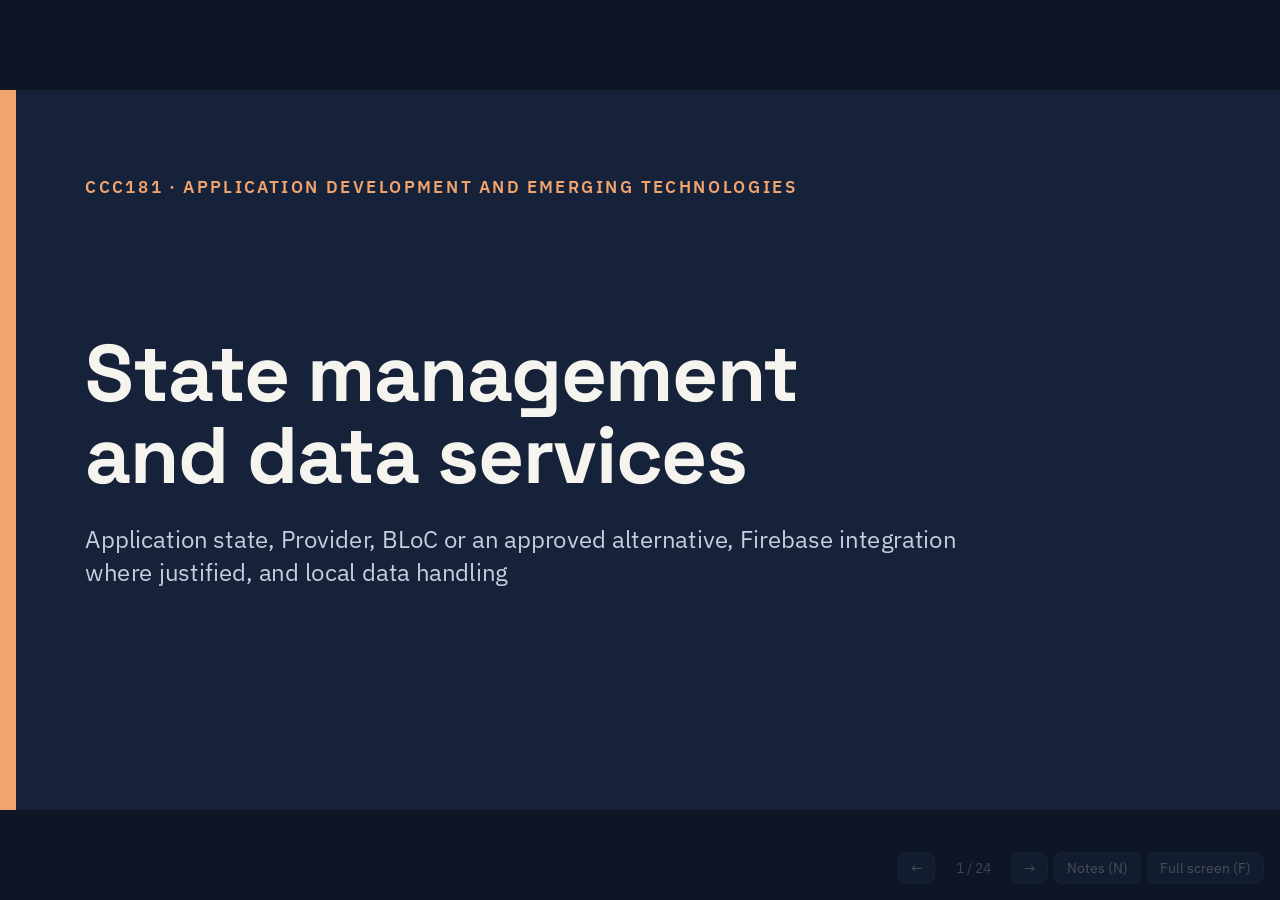
<file: lecture/notes/CCC181-Week9-Flutter-State-Management-and-Data-Services.html>
<!doctype html>
<html lang="en">
<head>
<meta charset="utf-8">
<meta name="viewport" content="width=device-width, initial-scale=1">
<title>Week 9: Flutter State Management and Data Services</title>
<link rel="preconnect" href="https://fonts.googleapis.com">
<link rel="preconnect" href="https://fonts.gstatic.com" crossorigin>
<link rel="stylesheet" href="https://fonts.googleapis.com/css2?family=Space+Grotesk:wght@400..700&family=IBM+Plex+Sans:ital,wght@0,400;0,500;0,600;0,700;1,400&family=JetBrains+Mono:wght@400;700&display=swap">
<style>
  * { box-sizing: border-box; font-variant-ligatures: none; font-feature-settings: "liga" 0, "calt" 0; }
  html, body { margin: 0; height: 100%; background: #0E1626; overflow: hidden; }
  body { font-family: 'IBM Plex Sans', Arial, sans-serif; -webkit-font-smoothing: antialiased; }
  #deck { position: absolute; left: 50%; top: 50%; width: 1920px; height: 1080px; transform-origin: center center; }
  #deck > section { position: absolute; left: 0; top: 0; width: 1920px; height: 1080px; overflow: hidden; visibility: hidden; opacity: 0; transition: opacity .35s ease, visibility 0s linear .35s; }
  #deck > section.active { visibility: visible; opacity: 1; transition: opacity .35s ease; }
  h1, h2, h3, p, ul, ol, table { margin: 0; }
  ul, ol { padding-left: 1.2em; }
  aside { display: none; }
  table { border-collapse: collapse; width: 100%; }
  th, td { padding: 14px 22px; text-align: left; vertical-align: top; line-height: 1.35; }
  th { font-weight: 600; }
  td { border-top: 1px solid #E2DED3; }
  x-shape { display: block; flex: none; }
  x-shape[kind="arrow-right"] { clip-path: polygon(0 30%, 62% 30%, 62% 0, 100% 50%, 62% 100%, 62% 70%, 0 70%); }
  x-shape[kind="arrow-left"]  { clip-path: polygon(100% 30%, 38% 30%, 38% 0, 0 50%, 38% 100%, 38% 70%, 100% 70%); }
  x-shape[kind="arrow-down"]  { clip-path: polygon(30% 0, 70% 0, 70% 55%, 100% 55%, 50% 100%, 0 55%, 30% 55%); }
  x-shape[kind="arrow-up"]    { clip-path: polygon(30% 100%, 70% 100%, 70% 45%, 100% 45%, 50% 0, 0 45%, 30% 45%); }
  .ui { position: fixed; right: 16px; bottom: 16px; display: flex; gap: 6px; align-items: center; z-index: 10; font: 14px/1 'IBM Plex Sans', Arial, sans-serif; opacity: .25; transition: opacity .2s; }
  .ui:hover, .ui:focus-within { opacity: 1; }
  .ui button { font: inherit; color: #F6F4EE; background: #22304C; border: 1px solid #3A4866; border-radius: 8px; padding: 8px 12px; cursor: pointer; }
  .ui button:focus-visible { outline: 2px solid #F2A46E; outline-offset: 2px; }
  .ui span { color: #C5CEDD; min-width: 64px; text-align: center; }
  #notes { position: fixed; left: 16px; right: 16px; bottom: 64px; max-height: 40vh; overflow: auto; background: rgba(22,34,58,.96); color: #F6F4EE; border: 1px solid #3A4866; border-radius: 12px; padding: 16px 20px; font: 16px/1.5 'IBM Plex Sans', Arial, sans-serif; display: none; z-index: 9; }
  #notes.show { display: block; }
  #notes b { color: #F2A46E; }
  @media print {
    @page { size: 1920px 1080px; margin: 0; }
    html, body { height: auto; overflow: visible; background: none; }
    #deck { position: static; transform: none !important; width: 1920px; height: auto; }
    #deck > section { position: relative; visibility: visible; opacity: 1; break-after: page; page-break-after: always; }
    .ui, #notes { display: none !important; }
  }
</style>
</head>
<body>
<main id="deck" aria-live="polite">
<section id="cover" data-transition="fade" style="display:flex; flex-direction:column; justify-content:space-between; padding:128px; background:#16223A">
  <div style="position:absolute; top:0; left:0; width:24px; height:1080px; display:flex; flex-direction:column; background:#F2A46E"></div>
  <p style="font-family:'IBM Plex Sans', Arial, sans-serif; font-size:26px; font-weight:600; letter-spacing:3px; text-transform:uppercase; color:#F2A46E">CCC181 · Application Development and Emerging Technologies</p>
  <div style="display:flex; flex-direction:column; gap:40px">
    <h1 style="font-family:'Space Grotesk', Arial, sans-serif; font-size:120px; font-weight:700; line-height:1.02; letter-spacing:-2px; color:#F6F4EE">State management<br>and data services</h1>
    <p style="width:1400px; font-family:'IBM Plex Sans', Arial, sans-serif; font-size:36px; line-height:1.4; color:#C5CEDD">Application state, Provider, BLoC or an approved alternative, Firebase integration where justified, and local data handling</p>
  </div>
  <div></div>
  <aside>Under the catch-up schedule, Weeks 9 and 10 are taught together in the week of Nov 23, with one merged assessment. This deck is the first half: how a Flutter app keeps and shares state across screens, where data comes from, and how to structure the app so that the Week 10 deck can plug in the real REST API. If time is short, teach Provider in depth and present BLoC and Firebase as options.</aside>
</section>
<section id="agenda" data-transition="fade" style="background:#F6F4EE; color:#1B2438; font-family:'IBM Plex Sans', Arial, sans-serif; padding:128px 128px 160px; display:flex; flex-direction:column; gap:36px">
  <div style="display:flex; flex-direction:column; gap:12px">
    <p style="font-size:24px; font-weight:600; letter-spacing:3px; text-transform:uppercase; color:#B4501E">This week</p>
    <h2 style="font-family:'Space Grotesk', Arial, sans-serif; font-size:64px; font-weight:700; line-height:1.1; color:#16223A">Sharing data across screens</h2>
  </div>
  <div style="display:grid; grid-template-columns:1fr 1fr 1fr 1fr; gap:18px"><div style="display:flex; flex-direction:column; gap:8px; background:#FFFDF8; border:1px solid #E2DED3; border-top:6px solid #B4501E; border-radius:14px; padding:24px"><p style="font-family:'Space Grotesk', Arial, sans-serif; font-size:36px; font-weight:700; line-height:1; color:#B4501E">01</p><h3 style="font-size:28px; font-weight:600; color:#16223A">What is state</h3><p style="font-size:24px; line-height:1.35; color:#4A5366">Ephemeral vs app state</p></div><div style="display:flex; flex-direction:column; gap:8px; background:#FFFDF8; border:1px solid #E2DED3; border-top:6px solid #B4501E; border-radius:14px; padding:24px"><p style="font-family:'Space Grotesk', Arial, sans-serif; font-size:36px; font-weight:700; line-height:1; color:#B4501E">02</p><h3 style="font-size:28px; font-weight:600; color:#16223A">Architecture</h3><p style="font-size:24px; line-height:1.35; color:#4A5366">UI, state, data layers</p></div><div style="display:flex; flex-direction:column; gap:8px; background:#FFFDF8; border:1px solid #E2DED3; border-top:6px solid #B4501E; border-radius:14px; padding:24px"><p style="font-family:'Space Grotesk', Arial, sans-serif; font-size:36px; font-weight:700; line-height:1; color:#B4501E">03</p><h3 style="font-size:28px; font-weight:600; color:#16223A">Provider</h3><p style="font-size:24px; line-height:1.35; color:#4A5366">ChangeNotifier, watch, read</p></div><div style="display:flex; flex-direction:column; gap:8px; background:#FFFDF8; border:1px solid #E2DED3; border-top:6px solid #B4501E; border-radius:14px; padding:24px"><p style="font-family:'Space Grotesk', Arial, sans-serif; font-size:36px; font-weight:700; line-height:1; color:#B4501E">04</p><h3 style="font-size:28px; font-weight:600; color:#16223A">BLoC / Cubit</h3><p style="font-size:24px; line-height:1.35; color:#4A5366">States in, states out</p></div><div style="display:flex; flex-direction:column; gap:8px; background:#FFFDF8; border:1px solid #E2DED3; border-top:6px solid #2D6F78; border-radius:14px; padding:24px"><p style="font-family:'Space Grotesk', Arial, sans-serif; font-size:36px; font-weight:700; line-height:1; color:#2D6F78">05</p><h3 style="font-size:28px; font-weight:600; color:#16223A">Choosing</h3><p style="font-size:24px; line-height:1.35; color:#4A5366">Pick one and justify it</p></div><div style="display:flex; flex-direction:column; gap:8px; background:#FFFDF8; border:1px solid #E2DED3; border-top:6px solid #2D6F78; border-radius:14px; padding:24px"><p style="font-family:'Space Grotesk', Arial, sans-serif; font-size:36px; font-weight:700; line-height:1; color:#2D6F78">06</p><h3 style="font-size:28px; font-weight:600; color:#16223A">Data services</h3><p style="font-size:24px; line-height:1.35; color:#4A5366">API, Firebase, local</p></div><div style="display:flex; flex-direction:column; gap:8px; background:#FFFDF8; border:1px solid #E2DED3; border-top:6px solid #2D6F78; border-radius:14px; padding:24px"><p style="font-family:'Space Grotesk', Arial, sans-serif; font-size:36px; font-weight:700; line-height:1; color:#2D6F78">07</p><h3 style="font-size:28px; font-weight:600; color:#16223A">Repositories</h3><p style="font-size:24px; line-height:1.35; color:#4A5366">Swap data sources, test state</p></div><div style="display:flex; flex-direction:column; gap:8px; background:#16223A; border-radius:14px; padding:24px"><p style="font-family:'Space Grotesk', Arial, sans-serif; font-size:36px; font-weight:700; line-height:1; color:#F2A46E">08</p><h3 style="font-size:28px; font-weight:600; color:#F6F4EE">Lab</h3><p style="font-size:24px; line-height:1.35; color:#C5CEDD">A stateful mobile workflow</p></div></div>
  <p style="font-size:28px; line-height:1.4; color:#1B2438; background:#FBE9DC; padding:22px 30px; border-radius:12px"><b>Thread through the week:</b> after Ana joins on the Join screen, Home and My place must both know her ticket, even after she closes and reopens the app.</p>
  <p style="position:absolute; left:128px; bottom:64px; width:1300px; font-size:24px; color:#5A6272">CCC181 · Week 9 · Flutter state management and data services</p>
  <p style="position:absolute; right:128px; bottom:64px; width:120px; font-size:24px; color:#5A6272; text-align:right">02</p>
  <aside>Last week's screens each had their own hard-coded data. This week they share it. The Ana sentence contains the three problems of the week: sharing state between screens, keeping the UI in sync when it changes, and persisting it locally across app restarts. The milestone asks for a stateful mobile workflow, a Firebase or approved data-service integration, and a revised mobile architecture.</aside>
</section>
<section id="state-what" data-section="What state is, and where it lives" data-transition="fade" style="background:#F6F4EE; color:#1B2438; font-family:'IBM Plex Sans', Arial, sans-serif; padding:128px 128px 160px; display:flex; flex-direction:column; gap:36px">
  <div style="display:flex; flex-direction:column; gap:12px">
    <p style="font-size:24px; font-weight:600; letter-spacing:3px; text-transform:uppercase; color:#B4501E">State</p>
    <h2 style="font-family:'Space Grotesk', Arial, sans-serif; font-size:64px; font-weight:700; line-height:1.1; color:#16223A">Two kinds of state</h2>
  </div>
  <div style="display:flex; flex-direction:column; gap:28px"><div style="display:flex; flex-direction:column; gap:10px; background:#16223A; border-radius:16px; padding:30px 36px"><p style="font-size:24px; font-weight:600; letter-spacing:2px; text-transform:uppercase; color:#F2A46E">Definition</p><p style="font-family:'Space Grotesk', Arial, sans-serif; font-size:32px; font-weight:500; line-height:1.35; color:#F6F4EE">State is any data that can change while the app runs and that the UI depends on.</p></div><div style="display:flex; flex-direction:row; gap:28px"><div style="flex:1; display:flex; flex-direction:column; gap:12px"><div style="display:flex; flex-direction:column; gap:8px; background:#FFFDF8; border:1px solid #E2DED3; border-radius:14px; padding:20px 24px"><h3 style="font-family:'Space Grotesk', Arial, sans-serif; font-size:30px; font-weight:700; color:#2D6F78">Ephemeral state</h3><p style="font-size:25px; line-height:1.4; color:#4A5366">Belongs to one widget; nobody else cares.</p></div><table style="font-size:24px; color:#1B2438; font-family:'IBM Plex Sans', Arial, sans-serif; background:#FFFDF8; border:1px solid #E2DED3"><tr style="background:#16223A"><th style="width:100%; color:#F6F4EE">ClinicQ example</th></tr><tr><td>The text in the email field</td></tr><tr style="background:#F1EEE6"><td>Whether a switch is on</td></tr><tr><td>The selected tab</td></tr></table></div><div style="flex:1; display:flex; flex-direction:column; gap:12px"><div style="display:flex; flex-direction:column; gap:8px; background:#FFFDF8; border:1px solid #E2DED3; border-radius:14px; padding:20px 24px"><h3 style="font-family:'Space Grotesk', Arial, sans-serif; font-size:30px; font-weight:700; color:#B4501E">App state</h3><p style="font-size:25px; line-height:1.4; color:#4A5366">Shared by several screens, or kept between sessions.</p></div><table style="font-size:24px; color:#1B2438; font-family:'IBM Plex Sans', Arial, sans-serif; background:#FFFDF8; border:1px solid #E2DED3"><tr style="background:#16223A"><th style="width:100%; color:#F6F4EE">ClinicQ example</th></tr><tr><td>Ana's current ticket</td></tr><tr style="background:#F1EEE6"><td>The list of services</td></tr><tr><td>Logged-in user (Week 11)</td></tr></table></div></div></div>
  <p style="position:absolute; left:128px; bottom:64px; width:1300px; font-size:24px; color:#5A6272">docs.flutter.dev: Differentiate between ephemeral state and app state</p>
  <p style="position:absolute; right:128px; bottom:64px; width:120px; font-size:24px; color:#5A6272; text-align:right">03</p>
  <aside>Flutter's documentation draws exactly this line. Ephemeral state lives comfortably in a StatefulWidget with setState, as in last week's toggle. App state is needed in more than one place or must survive navigation and restarts, and that is what state management libraries are for. Ask students to list the state in their own MVP and sort each item into one column; the right column is what this week's lab is about.</aside>
</section>
<section id="lifting" data-transition="fade" style="background:#F6F4EE; color:#1B2438; font-family:'IBM Plex Sans', Arial, sans-serif; padding:128px 128px 160px; display:flex; flex-direction:column; gap:36px">
  <div style="display:flex; flex-direction:column; gap:12px">
    <p style="font-size:24px; font-weight:600; letter-spacing:3px; text-transform:uppercase; color:#B4501E">State</p>
    <h2 style="font-family:'Space Grotesk', Arial, sans-serif; font-size:64px; font-weight:700; line-height:1.1; color:#16223A">Why setState stops being enough</h2>
  </div>
  <div style="display:flex; flex-direction:column; gap:28px"><div style="display:flex; flex-direction:row; gap:28px"><div style="flex:1.2; display:flex; flex-direction:column; gap:12px"><p style="font-size:24px; font-weight:600; letter-spacing:2px; text-transform:uppercase; color:#8A3A14">Passing data down by hand</p><div style="background:#16223A; border-radius:16px; padding:24px 28px"><p style="font-family:'JetBrains Mono', 'Courier New', monospace; font-size:24px; line-height:1.5; color:#E6EAF2">ClinicQApp(ticket)<br>&#160;└── HomeScreen(ticket, onJoin)<br>&#160;&#160;&#160;&#160;&#160;&#160;└── ServiceList(ticket, onJoin)<br>&#160;&#160;&#160;&#160;&#160;&#160;&#160;&#160;&#160;&#160;&#160;└── JoinScreen(onJoin)<br>&#160;└── TicketScreen(ticket, onLeave)</p></div></div><div style="flex:1; display:flex; flex-direction:column; gap:12px"><div style="display:flex; flex-direction:column; gap:8px; background:#FFFDF8; border:1px solid #E2DED3; border-radius:14px; padding:20px 24px"><h3 style="font-size:28px; font-weight:600; color:#8A3A14">Prop drilling</h3><p style="font-size:24px; line-height:1.4; color:#4A5366">Every widget in between passes data it does not use</p></div><div style="display:flex; flex-direction:column; gap:8px; background:#FFFDF8; border:1px solid #E2DED3; border-radius:14px; padding:20px 24px"><h3 style="font-size:28px; font-weight:600; color:#8A3A14">Who updates whom?</h3><p style="font-size:24px; line-height:1.4; color:#4A5366">A change on Join must reach Home and My place</p></div><div style="display:flex; flex-direction:column; gap:8px; background:#FFFDF8; border:1px solid #E2DED3; border-radius:14px; padding:20px 24px"><h3 style="font-size:28px; font-weight:600; color:#8A3A14">Rebuild everything</h3><p style="font-size:24px; line-height:1.4; color:#4A5366">State at the top rebuilds the whole tree</p></div></div></div><p style="font-size:26px; line-height:1.4; color:#1B2438; background:#E3EFF0; padding:20px 28px; border-radius:12px">State management puts shared state <b>beside</b> the tree, so any widget can read it and only the widgets that use it rebuild.</p></div>
  <p style="position:absolute; left:128px; bottom:64px; width:1300px; font-size:24px; color:#5A6272">CCC181 · Week 9 · Flutter state management and data services</p>
  <p style="position:absolute; right:128px; bottom:64px; width:120px; font-size:24px; color:#5A6272; text-align:right">04</p>
  <aside>You can share state with plain setState by lifting it to a common ancestor and passing values and callbacks down through every constructor. It works for two or three screens, then becomes painful: middle widgets pass data they do not use, and a change at the top rebuilds everything below. The solutions all follow the same idea: keep shared state in an object outside the widgets, make it available to any descendant, and notify only the widgets that depend on it.</aside>
</section>
<section id="architecture" data-section="A layered app architecture" data-transition="fade" style="background:#F6F4EE; color:#1B2438; font-family:'IBM Plex Sans', Arial, sans-serif; padding:128px 128px 160px; display:flex; flex-direction:column; gap:36px">
  <div style="display:flex; flex-direction:column; gap:12px">
    <p style="font-size:24px; font-weight:600; letter-spacing:3px; text-transform:uppercase; color:#B4501E">Architecture</p>
    <h2 style="font-family:'Space Grotesk', Arial, sans-serif; font-size:64px; font-weight:700; line-height:1.1; color:#16223A">A layered architecture for the app</h2>
  </div>
  <div style="display:flex; flex-direction:column; gap:32px"><div style="display:flex; flex-direction:row; align-items:center; gap:12px"><div style="flex:1; display:flex; flex-direction:column; gap:8px; background:#FFFDF8; border:1px solid #E2DED3; border-radius:14px; padding:24px"><p style="font-size:24px; font-weight:700; color:#2D6F78">1</p><h3 style="font-size:28px; font-weight:600">UI</h3><p style="font-size:24px; line-height:1.35; color:#4A5366">Screens and widgets: draw state, send user actions</p></div><x-shape kind="arrow-right" style="width:40px; height:20px; background:#2D6F78"></x-shape><div style="flex:1; display:flex; flex-direction:column; gap:8px; background:#FFFDF8; border:1px solid #E2DED3; border-radius:14px; padding:24px"><p style="font-size:24px; font-weight:700; color:#2D6F78">2</p><h3 style="font-size:28px; font-weight:600">State</h3><p style="font-size:24px; line-height:1.35; color:#4A5366">ChangeNotifier or Cubit: holds app state, applies rules</p></div><x-shape kind="arrow-right" style="width:40px; height:20px; background:#2D6F78"></x-shape><div style="flex:1; display:flex; flex-direction:column; gap:8px; background:#FFFDF8; border:1px solid #E2DED3; border-radius:14px; padding:24px"><p style="font-size:24px; font-weight:700; color:#2D6F78">3</p><h3 style="font-size:28px; font-weight:600">Repository</h3><p style="font-size:24px; line-height:1.35; color:#4A5366">One place to get and save data</p></div><x-shape kind="arrow-right" style="width:40px; height:20px; background:#2D6F78"></x-shape><div style="flex:1; display:flex; flex-direction:column; gap:8px; background:#16223A; border-radius:14px; padding:24px"><p style="font-size:24px; font-weight:700; color:#F2A46E">4</p><h3 style="font-size:28px; font-weight:600; color:#F6F4EE">Data sources</h3><p style="font-size:24px; line-height:1.35; color:#C5CEDD">REST API, local storage, Firebase</p></div></div><div style="display:flex; flex-direction:row; gap:28px"><div style="flex:1; display:flex; flex-direction:column; gap:8px; background:#FFFDF8; border-left:6px solid #2D6F78; border-radius:0px 12px 12px 0px; padding:20px 26px"><h3 style="font-size:28px; font-weight:600; color:#2D6F78">Dependencies point down</h3><p style="font-size:25px; line-height:1.4">Widgets never call HTTP directly; the state layer never builds widgets.</p></div><div style="flex:1; display:flex; flex-direction:column; gap:8px; background:#FFFDF8; border-left:6px solid #B4501E; border-radius:0px 12px 12px 0px; padding:20px 26px"><h3 style="font-size:28px; font-weight:600; color:#B4501E">Same idea as Flask</h3><p style="font-size:25px; line-height:1.4">Templates, routes, models: here <span style="font-family:'JetBrains Mono', 'Courier New', monospace">ui/</span>, <span style="font-family:'JetBrains Mono', 'Courier New', monospace">state/</span>, <span style="font-family:'JetBrains Mono', 'Courier New', monospace">data/</span>.</p></div></div></div>
  <p style="position:absolute; left:128px; bottom:64px; width:1300px; font-size:24px; color:#5A6272">docs.flutter.dev: Guide to app architecture</p>
  <p style="position:absolute; right:128px; bottom:64px; width:120px; font-size:24px; color:#5A6272; text-align:right">05</p>
  <aside>This is the revised mobile architecture the milestone asks students to document. Each layer has one job and only talks to the one below it. The UI renders state and forwards taps. The state layer holds what the app currently knows, such as the ticket, loading and error, and decides what happens on each action. The repository hides where data comes from, so today it can be fake data and next week the REST API without changing any screen. It parallels the separation students already have in Flask.</aside>
</section>
<section id="provider-what" data-section="Provider and ChangeNotifier" data-transition="fade" style="background:#F6F4EE; color:#1B2438; font-family:'IBM Plex Sans', Arial, sans-serif; padding:128px 128px 160px; display:flex; flex-direction:column; gap:36px">
  <div style="display:flex; flex-direction:column; gap:12px">
    <p style="font-size:24px; font-weight:600; letter-spacing:3px; text-transform:uppercase; color:#B4501E">Provider</p>
    <h2 style="font-family:'Space Grotesk', Arial, sans-serif; font-size:64px; font-weight:700; line-height:1.1; color:#16223A">Provider: the recommended starting point</h2>
  </div>
  <div style="display:flex; flex-direction:column; gap:32px"><div style="display:grid; grid-template-columns:1fr 1fr 1fr; gap:24px"><div style="display:flex; flex-direction:column; gap:14px"><div style="display:flex; flex-direction:column; gap:8px; background:#FFFDF8; border:1px solid #E2DED3; border-radius:14px; padding:20px 24px"><h3 style="font-size:28px; font-weight:600; color:#B4501E"><span style="font-family:'JetBrains Mono', 'Courier New', monospace">ChangeNotifier</span></h3><p style="font-size:25px; line-height:1.4; color:#4A5366">A class that holds state and calls notifyListeners() when it changes</p></div></div><div style="display:flex; flex-direction:column; gap:14px"><div style="display:flex; flex-direction:column; gap:8px; background:#FFFDF8; border:1px solid #E2DED3; border-radius:14px; padding:20px 24px"><h3 style="font-size:28px; font-weight:600; color:#B4501E"><span style="font-family:'JetBrains Mono', 'Courier New', monospace">ChangeNotifierProvider</span></h3><p style="font-size:25px; line-height:1.4; color:#4A5366">Creates the object once and makes it available below it in the tree</p></div></div><div style="display:flex; flex-direction:column; gap:14px"><div style="display:flex; flex-direction:column; gap:8px; background:#FFFDF8; border:1px solid #E2DED3; border-radius:14px; padding:20px 24px"><h3 style="font-size:28px; font-weight:600; color:#B4501E"><span style="font-family:'JetBrains Mono', 'Courier New', monospace">context.watch / read</span></h3><p style="font-size:25px; line-height:1.4; color:#4A5366">watch rebuilds this widget on changes; read just gets it, for callbacks</p></div></div></div><div style="display:flex; flex-direction:row; align-items:center; gap:10px"><p style="flex:1; font-size:25px; line-height:1.3; background:#FFFDF8; border:1px solid #E2DED3; padding:14px 16px; border-radius:10px">User taps Join</p><x-shape kind="arrow-right" style="width:32px; height:16px; background:#B4501E"></x-shape><p style="flex:1; font-size:25px; line-height:1.3; background:#FFFDF8; border:1px solid #E2DED3; padding:14px 16px; border-radius:10px">read&lt;TicketModel&gt;().join()</p><x-shape kind="arrow-right" style="width:32px; height:16px; background:#B4501E"></x-shape><p style="flex:1; font-size:25px; line-height:1.3; background:#FFFDF8; border:1px solid #E2DED3; padding:14px 16px; border-radius:10px">Model updates, notifyListeners()</p><x-shape kind="arrow-right" style="width:32px; height:16px; background:#B4501E"></x-shape><p style="flex:1; font-size:25px; line-height:1.3; background:#16223A; color:#F6F4EE; padding:14px 16px; border-radius:10px">Widgets that watch rebuild</p></div><p style="font-size:25px; line-height:1.4; color:#1B2438; background:#E3EFF0; padding:20px 28px; border-radius:12px">Add it with <span style="font-family:'JetBrains Mono', 'Courier New', monospace">flutter pub add provider</span>. Riverpod, by the same author, is an approved alternative.</p></div>
  <p style="position:absolute; left:128px; bottom:64px; width:1300px; font-size:24px; color:#5A6272">pub.dev/packages/provider · docs.flutter.dev: Simple app state management</p>
  <p style="position:absolute; right:128px; bottom:64px; width:120px; font-size:24px; color:#5A6272; text-align:right">06</p>
  <aside>Provider wraps Flutter's built-in InheritedWidget mechanism in a friendlier API and is the approach the Flutter documentation uses in its simple app state guide. The cycle in the middle row is the whole idea. watch is for build methods, because the widget should redraw when the model changes; read is for event handlers, because a button callback only needs to call a method and should not cause rebuilds. Riverpod fixes some of Provider's limitations, such as not depending on BuildContext, and is acceptable if a student prefers it.</aside>
</section>
<section id="provider-model" data-transition="fade" style="background:#F6F4EE; color:#1B2438; font-family:'IBM Plex Sans', Arial, sans-serif; padding:128px 128px 160px; display:flex; flex-direction:column; gap:36px">
  <div style="display:flex; flex-direction:column; gap:12px">
    <p style="font-size:24px; font-weight:600; letter-spacing:3px; text-transform:uppercase; color:#B4501E">Provider</p>
    <h2 style="font-family:'Space Grotesk', Arial, sans-serif; font-size:64px; font-weight:700; line-height:1.1; color:#16223A">A ChangeNotifier for the ticket</h2>
  </div>
  <div style="display:flex; flex-direction:row; gap:28px"><div style="flex:2.2; display:flex; flex-direction:column; gap:12px"><p style="font-family:'JetBrains Mono', 'Courier New', monospace; font-size:24px; font-weight:700; color:#5A6272">lib/state/ticket_model.dart</p><div style="background:#16223A; border-radius:16px; padding:24px 28px"><p style="font-family:'JetBrains Mono', 'Courier New', monospace; font-size:24px; line-height:1.15; color:#E6EAF2"><span style="color:#F2A46E">class</span> TicketModel <span style="color:#F2A46E">extends</span> ChangeNotifier {<br>&#160;&#160;TicketModel(<span style="color:#F2A46E">this</span>._repo);<br>&#160;&#160;<span style="color:#F2A46E">final</span> TicketRepository _repo;<br>&#160;&#160;Ticket? ticket;<br>&#160;&#160;bool loading = <span style="color:#F2A46E">false</span>;<br>&#160;&#160;String? error;<br><br>&#160;&#160;<span style="color:#F2A46E">Future</span>&lt;<span style="color:#F2A46E">void</span>&gt; join(String email, int serviceId) <span style="color:#F2A46E">async</span> {<br>&#160;&#160;&#160;&#160;loading = <span style="color:#F2A46E">true</span>; error = <span style="color:#F2A46E">null</span>;<br>&#160;&#160;&#160;&#160;notifyListeners();<br>&#160;&#160;&#160;&#160;<span style="color:#F2A46E">try</span> {<br>&#160;&#160;&#160;&#160;&#160;&#160;ticket = <span style="color:#F2A46E">await</span> _repo.join(email, serviceId);<br>&#160;&#160;&#160;&#160;} <span style="color:#F2A46E">catch</span> (_) {<br>&#160;&#160;&#160;&#160;&#160;&#160;error = <span style="color:#9FD3D9">'Could not join. Try again.'</span>;<br>&#160;&#160;&#160;&#160;} finally {<br>&#160;&#160;&#160;&#160;&#160;&#160;loading = <span style="color:#F2A46E">false</span>;<br>&#160;&#160;&#160;&#160;&#160;&#160;notifyListeners();<br>&#160;&#160;&#160;&#160;}<br>&#160;&#160;}<br>}</p></div></div><div style="flex:1; display:flex; flex-direction:column; gap:14px"><div style="display:flex; flex-direction:column; gap:8px; background:#FFFDF8; border:1px solid #E2DED3; border-radius:14px; padding:20px 24px"><h3 style="font-size:28px; font-weight:600; color:#2D6F78">Holds three things</h3><p style="font-size:24px; line-height:1.4; color:#4A5366">The data, whether it is loading, and any error</p></div><div style="display:flex; flex-direction:column; gap:8px; background:#FFFDF8; border:1px solid #E2DED3; border-radius:14px; padding:20px 24px"><h3 style="font-size:28px; font-weight:600; color:#2D6F78">Notify twice</h3><p style="font-size:24px; line-height:1.4; color:#4A5366">Once to show loading, once with the result</p></div><div style="display:flex; flex-direction:column; gap:8px; background:#FFFDF8; border:1px solid #E2DED3; border-radius:14px; padding:20px 24px"><h3 style="font-size:28px; font-weight:600; color:#2D6F78">No widgets here</h3><p style="font-size:24px; line-height:1.4; color:#4A5366">Pure Dart: easy to test</p></div></div></div>
  <p style="position:absolute; left:128px; bottom:64px; width:1300px; font-size:24px; color:#5A6272">CCC181 · Week 9 · Flutter state management and data services</p>
  <p style="position:absolute; right:128px; bottom:64px; width:120px; font-size:24px; color:#5A6272; text-align:right">07</p>
  <aside>The model owns Ana's ticket and the loading and error flags that drive the Week 3 states on screen. It calls notifyListeners after every change the UI should see. The repository is injected through the constructor, so a fake one can be used today and in tests, and the REST one in Week 10. Fields are public here to fit the slide; in real code, make them private with getters so only the model can change them. Notice that there is no BuildContext and no widget code: this class could be tested without running Flutter.</aside>
</section>
<section id="provider-ui" data-transition="fade" style="background:#F6F4EE; color:#1B2438; font-family:'IBM Plex Sans', Arial, sans-serif; padding:128px 128px 160px; display:flex; flex-direction:column; gap:36px">
  <div style="display:flex; flex-direction:column; gap:12px">
    <p style="font-size:24px; font-weight:600; letter-spacing:3px; text-transform:uppercase; color:#B4501E">Provider</p>
    <h2 style="font-family:'Space Grotesk', Arial, sans-serif; font-size:64px; font-weight:700; line-height:1.1; color:#16223A">Providing and using the model</h2>
  </div>
  <div style="display:flex; flex-direction:row; gap:28px"><div style="flex:1.8; display:flex; flex-direction:column; gap:12px"><p style="font-family:'JetBrains Mono', 'Courier New', monospace; font-size:24px; font-weight:700; color:#5A6272">lib/main.dart · lib/ui/join_screen.dart</p><div style="background:#16223A; border-radius:16px; padding:24px 28px"><p style="font-family:'JetBrains Mono', 'Courier New', monospace; font-size:24px; line-height:1.5; color:#E6EAF2"><span style="color:#F2A46E">void</span> main() {<br>&#160;&#160;runApp(ChangeNotifierProvider(<br>&#160;&#160;&#160;&#160;create: (_) =&gt; TicketModel(FakeTicketRepository()),<br>&#160;&#160;&#160;&#160;child: <span style="color:#F2A46E">const</span> ClinicQApp(),<br>&#160;&#160;));<br>}<br><br><span style="color:#9AA7BD">// inside JoinScreen.build</span><br><span style="color:#F2A46E">final</span> model = context.watch&lt;TicketModel&gt;();<br><span style="color:#F2A46E">if</span> (model.error != <span style="color:#F2A46E">null</span>) Text(model.error!),<br>FilledButton(<br>&#160;&#160;onPressed: model.loading ? <span style="color:#F2A46E">null</span> : () =&gt;<br>&#160;&#160;&#160;&#160;&#160;&#160;context.read&lt;TicketModel&gt;().join(email, serviceId),<br>&#160;&#160;child: Text(model.loading ? <span style="color:#9FD3D9">'Joining…'</span> : <span style="color:#9FD3D9">'Join the queue'</span>),<br>),</p></div></div><div style="flex:1; display:flex; flex-direction:column; gap:16px"><div style="flex:1; display:flex; flex-direction:column; gap:8px; background:#FFFDF8; border-left:6px solid #2D6F78; border-radius:0px 12px 12px 0px; padding:20px 26px"><h3 style="font-size:28px; font-weight:600; color:#2D6F78">Provide high enough</h3><p style="font-size:25px; line-height:1.4">Above every screen that needs it: here, above the whole app.</p></div><div style="flex:1; display:flex; flex-direction:column; gap:8px; background:#FFFDF8; border-left:6px solid #B4501E; border-radius:0px 12px 12px 0px; padding:20px 26px"><h3 style="font-size:28px; font-weight:600; color:#B4501E">watch in build, read in callbacks</h3><p style="font-size:25px; line-height:1.4">Using watch in onPressed rebuilds for no reason, or throws.</p></div></div></div>
  <p style="position:absolute; left:128px; bottom:64px; width:1300px; font-size:24px; color:#5A6272">CCC181 · Week 9 · Flutter state management and data services</p>
  <p style="position:absolute; right:128px; bottom:64px; width:120px; font-size:24px; color:#5A6272; text-align:right">08</p>
  <aside>Wrapping the app in ChangeNotifierProvider creates one TicketModel for the whole app. The Join screen watches it to show the loading label and error, and the button calls join through read. Home and My place can watch the same model, so after joining, all of them show the ticket without passing anything through constructors. For several models, use MultiProvider. context.select can watch a single field to limit rebuilds further.</aside>
</section>
<section id="bloc-what" data-section="BLoC and Cubit" data-transition="fade" style="background:#F6F4EE; color:#1B2438; font-family:'IBM Plex Sans', Arial, sans-serif; padding:128px 128px 160px; display:flex; flex-direction:column; gap:36px">
  <div style="display:flex; flex-direction:column; gap:12px">
    <p style="font-size:24px; font-weight:600; letter-spacing:3px; text-transform:uppercase; color:#B4501E">BLoC</p>
    <h2 style="font-family:'Space Grotesk', Arial, sans-serif; font-size:64px; font-weight:700; line-height:1.1; color:#16223A">BLoC and Cubit: state as a stream of values</h2>
  </div>
  <div style="display:flex; flex-direction:column; gap:32px"><div style="display:flex; flex-direction:row; align-items:center; gap:12px"><div style="flex:1; display:flex; flex-direction:column; gap:8px; background:#FFFDF8; border:1px solid #E2DED3; border-radius:14px; padding:24px"><p style="font-size:24px; font-weight:700; color:#B4501E">1</p><h3 style="font-size:28px; font-weight:600">UI sends</h3><p style="font-size:24px; line-height:1.35; color:#4A5366">An event or a method call: <span style="font-family:'JetBrains Mono', 'Courier New', monospace">join()</span></p></div><x-shape kind="arrow-right" style="width:40px; height:20px; background:#B4501E"></x-shape><div style="flex:1; display:flex; flex-direction:column; gap:8px; background:#FFFDF8; border:1px solid #E2DED3; border-radius:14px; padding:24px"><p style="font-size:24px; font-weight:700; color:#B4501E">2</p><h3 style="font-size:28px; font-weight:600">Cubit / Bloc</h3><p style="font-size:24px; line-height:1.35; color:#4A5366">Runs the logic, calls the repository</p></div><x-shape kind="arrow-right" style="width:40px; height:20px; background:#B4501E"></x-shape><div style="flex:1; display:flex; flex-direction:column; gap:8px; background:#FFFDF8; border:1px solid #E2DED3; border-radius:14px; padding:24px"><p style="font-size:24px; font-weight:700; color:#B4501E">3</p><h3 style="font-size:28px; font-weight:600">Emits states</h3><p style="font-size:24px; line-height:1.35; color:#4A5366"><span style="font-family:'JetBrains Mono', 'Courier New', monospace">Loading</span> → <span style="font-family:'JetBrains Mono', 'Courier New', monospace">Joined</span> or <span style="font-family:'JetBrains Mono', 'Courier New', monospace">Error</span></p></div><x-shape kind="arrow-right" style="width:40px; height:20px; background:#B4501E"></x-shape><div style="flex:1; display:flex; flex-direction:column; gap:8px; background:#16223A; border-radius:14px; padding:24px"><p style="font-size:24px; font-weight:700; color:#F2A46E">4</p><h3 style="font-size:28px; font-weight:600; color:#F6F4EE">UI rebuilds</h3><p style="font-size:24px; line-height:1.35; color:#C5CEDD"><span style="font-family:'JetBrains Mono', 'Courier New', monospace">BlocBuilder</span> draws each state</p></div></div><div style="display:flex; flex-direction:row; gap:28px"><div style="flex:1; display:flex; flex-direction:column; gap:8px; background:#FFFDF8; border-left:6px solid #2D6F78; border-radius:0px 12px 12px 0px; padding:20px 26px"><h3 style="font-size:28px; font-weight:600; color:#2D6F78">Cubit</h3><p style="font-size:25px; line-height:1.4">Methods that emit new states. Less code; start here.</p></div><div style="flex:1; display:flex; flex-direction:column; gap:8px; background:#FFFDF8; border-left:6px solid #B4501E; border-radius:0px 12px 12px 0px; padding:20px 26px"><h3 style="font-size:28px; font-weight:600; color:#B4501E">Bloc</h3><p style="font-size:25px; line-height:1.4">Explicit event classes mapped to states. More code, full traceability.</p></div><div style="flex:1; display:flex; flex-direction:column; gap:8px; background:#FFFDF8; border-left:6px solid #5A6272; border-radius:0px 12px 12px 0px; padding:20px 26px"><h3 style="font-size:28px; font-weight:600; color:#5A6272">Package</h3><p style="font-size:25px; line-height:1.4"><span style="font-family:'JetBrains Mono', 'Courier New', monospace">flutter_bloc</span>, with <span style="font-family:'JetBrains Mono', 'Courier New', monospace">bloc_test</span> for tests.</p></div></div></div>
  <p style="position:absolute; left:128px; bottom:64px; width:1300px; font-size:24px; color:#5A6272">bloclibrary.dev · pub.dev/packages/flutter_bloc</p>
  <p style="position:absolute; right:128px; bottom:64px; width:120px; font-size:24px; color:#5A6272; text-align:right">09</p>
  <aside>BLoC stands for Business Logic Component. Instead of mutable fields and notifyListeners, a Cubit emits a sequence of immutable state objects, and the UI rebuilds for each one. That makes every possible screen state explicit, which pairs well with the Week 3 idea of designing every state. A Bloc adds event classes for each user action, useful in large teams because every change is traceable; for an MVP, Cubit is enough. The library is flutter_bloc on pub.dev.</aside>
</section>
<section id="cubit-code" data-transition="fade" style="background:#F6F4EE; color:#1B2438; font-family:'IBM Plex Sans', Arial, sans-serif; padding:128px 128px 160px; display:flex; flex-direction:column; gap:36px">
  <div style="display:flex; flex-direction:column; gap:12px">
    <p style="font-size:24px; font-weight:600; letter-spacing:3px; text-transform:uppercase; color:#B4501E">BLoC</p>
    <h2 style="font-family:'Space Grotesk', Arial, sans-serif; font-size:64px; font-weight:700; line-height:1.1; color:#16223A">The same feature as a Cubit</h2>
  </div>
  <div style="display:flex; flex-direction:column; gap:20px"><div style="display:flex; flex-direction:column; gap:12px"><p style="font-family:'JetBrains Mono', 'Courier New', monospace; font-size:24px; font-weight:700; color:#5A6272">lib/state/ticket_cubit.dart</p><div style="background:#16223A; border-radius:16px; padding:24px 28px"><p style="font-family:'JetBrains Mono', 'Courier New', monospace; font-size:24px; line-height:1.25; color:#E6EAF2">sealed <span style="color:#F2A46E">class</span> TicketState {}<br><span style="color:#F2A46E">class</span> TicketIdle <span style="color:#F2A46E">extends</span> TicketState {}<br><span style="color:#F2A46E">class</span> TicketLoading <span style="color:#F2A46E">extends</span> TicketState {}<br><span style="color:#F2A46E">class</span> TicketJoined <span style="color:#F2A46E">extends</span> TicketState { TicketJoined(<span style="color:#F2A46E">this</span>.ticket); <span style="color:#F2A46E">final</span> Ticket ticket; }<br><span style="color:#F2A46E">class</span> TicketError <span style="color:#F2A46E">extends</span> TicketState { TicketError(<span style="color:#F2A46E">this</span>.message); <span style="color:#F2A46E">final</span> String message; }<br><span style="color:#F2A46E">class</span> TicketCubit <span style="color:#F2A46E">extends</span> Cubit&lt;TicketState&gt; {<br>&#160;&#160;TicketCubit(<span style="color:#F2A46E">this</span>._repo) : <span style="color:#F2A46E">super</span>(TicketIdle());<br>&#160;&#160;<span style="color:#F2A46E">final</span> TicketRepository _repo;<br>&#160;&#160;<span style="color:#F2A46E">Future</span>&lt;<span style="color:#F2A46E">void</span>&gt; join(String email, int serviceId) <span style="color:#F2A46E">async</span> {<br>&#160;&#160;&#160;&#160;emit(TicketLoading());<br>&#160;&#160;&#160;&#160;<span style="color:#F2A46E">try</span> {<br>&#160;&#160;&#160;&#160;&#160;&#160;emit(TicketJoined(<span style="color:#F2A46E">await</span> _repo.join(email, serviceId)));<br>&#160;&#160;&#160;&#160;} <span style="color:#F2A46E">catch</span> (_) {<br>&#160;&#160;&#160;&#160;&#160;&#160;emit(TicketError(<span style="color:#9FD3D9">'Could not join. Try again.'</span>));<br>&#160;&#160;&#160;&#160;}<br>&#160;&#160;}<br>}</p></div></div></div>
  <p style="position:absolute; left:128px; bottom:64px; width:1300px; font-size:24px; color:#5A6272">CCC181 · Week 9 · Flutter state management and data services</p>
  <p style="position:absolute; right:128px; bottom:64px; width:120px; font-size:24px; color:#5A6272; text-align:right">10</p>
  <aside>Compare with the ChangeNotifier version: instead of three independent fields that could contradict each other, there are four state classes and the app is always in exactly one, so it can never be loading and showing an error at the same time by accident. The sealed modifier from Dart 3 lets the compiler know every possible state and check that the UI handles each one, shown on the next slide. emit replaces notifyListeners. The repository injection is identical, so the Week 10 REST repository works with either approach.</aside>
</section>
<section id="bloc-ui" data-transition="fade" style="background:#F6F4EE; color:#1B2438; font-family:'IBM Plex Sans', Arial, sans-serif; padding:128px 128px 160px; display:flex; flex-direction:column; gap:36px">
  <div style="display:flex; flex-direction:column; gap:12px">
    <p style="font-size:24px; font-weight:600; letter-spacing:3px; text-transform:uppercase; color:#B4501E">BLoC</p>
    <h2 style="font-family:'Space Grotesk', Arial, sans-serif; font-size:64px; font-weight:700; line-height:1.1; color:#16223A">Drawing every state with BlocBuilder</h2>
  </div>
  <div style="display:flex; flex-direction:column; gap:24px"><div style="display:flex; flex-direction:column; gap:12px"><p style="font-family:'JetBrains Mono', 'Courier New', monospace; font-size:24px; font-weight:700; color:#5A6272">lib/ui/join_screen.dart</p><div style="background:#16223A; border-radius:16px; padding:24px 28px"><p style="font-family:'JetBrains Mono', 'Courier New', monospace; font-size:24px; line-height:1.5; color:#E6EAF2">BlocProvider(<br>&#160;&#160;create: (_) =&gt; TicketCubit(FakeTicketRepository()),<br>&#160;&#160;child: BlocBuilder&lt;TicketCubit, TicketState&gt;(<br>&#160;&#160;&#160;&#160;builder: (context, state) =&gt; <span style="color:#F2A46E">switch</span> (state) {<br>&#160;&#160;&#160;&#160;&#160;&#160;TicketIdle()&#160;&#160;&#160;&#160;&#160;&#160;&#160;&#160;&#160;&#160;&#160;&#160;&#160;&#160;&#160;&#160;=&gt; <span style="color:#F2A46E">const</span> JoinForm(),<br>&#160;&#160;&#160;&#160;&#160;&#160;TicketLoading()&#160;&#160;&#160;&#160;&#160;&#160;&#160;&#160;&#160;&#160;&#160;&#160;&#160;=&gt; <span style="color:#F2A46E">const</span> Center(child: CircularProgressIndicator()),<br>&#160;&#160;&#160;&#160;&#160;&#160;TicketJoined(:<span style="color:#F2A46E">final</span> ticket) =&gt; PositionCard(position: ticket.position ?? 0, minutes: 20),<br>&#160;&#160;&#160;&#160;&#160;&#160;TicketError(:<span style="color:#F2A46E">final</span> message) =&gt; ErrorRetry(message: message),<br>&#160;&#160;&#160;&#160;},<br>&#160;&#160;),<br>)</p></div></div><p style="font-size:26px; line-height:1.4; color:#1B2438; background:#FBE9DC; padding:20px 28px; border-radius:12px">Forget one state and the code <b>does not compile</b>: the Week 3 “design every state” rule, enforced.</p></div>
  <p style="position:absolute; left:128px; bottom:64px; width:1300px; font-size:24px; color:#5A6272">CCC181 · Week 9 · Flutter state management and data services</p>
  <p style="position:absolute; right:128px; bottom:64px; width:120px; font-size:24px; color:#5A6272; text-align:right">11</p>
  <aside>A switch expression over a sealed class must be exhaustive, so adding a new state such as TicketServed later produces a compile error everywhere it is not handled. The :final ticket syntax is a Dart 3 pattern that extracts the field. Calling the cubit from a button looks like context.read&lt;TicketCubit&gt;().join(email, serviceId), the same as Provider. This exhaustiveness is BLoC's main teaching advantage.</aside>
</section>
<section id="compare" data-section="Choosing an approach" data-transition="fade" style="background:#F6F4EE; color:#1B2438; font-family:'IBM Plex Sans', Arial, sans-serif; padding:128px 128px 160px; display:flex; flex-direction:column; gap:36px">
  <div style="display:flex; flex-direction:column; gap:12px">
    <p style="font-size:24px; font-weight:600; letter-spacing:3px; text-transform:uppercase; color:#B4501E">Choosing</p>
    <h2 style="font-family:'Space Grotesk', Arial, sans-serif; font-size:64px; font-weight:700; line-height:1.1; color:#16223A">Pick one approach and justify it</h2>
  </div>
  <div style="display:flex; flex-direction:column; gap:28px"><table style="font-size:24px; color:#1B2438; font-family:'IBM Plex Sans', Arial, sans-serif; background:#FFFDF8; border:1px solid #E2DED3"><tr style="background:#16223A"><th style="width:18%; color:#F6F4EE">Approach</th><th style="width:18%; color:#F6F4EE">Learning curve</th><th style="width:16%; color:#F6F4EE">Boilerplate</th><th style="width:18%; color:#F6F4EE">Testability</th><th style="width:30%; color:#F6F4EE">Good fit</th></tr><tr><td><b><span style="font-family:'JetBrains Mono', 'Courier New', monospace">setState</span></b></td><td>lowest</td><td>none</td><td>hard to test</td><td>Ephemeral state only</td></tr><tr style="background:#F1EEE6"><td><b>Provider</b></td><td>low</td><td>low</td><td>good</td><td>Most MVPs; recommended default</td></tr><tr><td><b>Riverpod</b></td><td>medium</td><td>low</td><td>very good</td><td>Growing apps; no BuildContext needed</td></tr><tr style="background:#F1EEE6"><td><b>BLoC / Cubit</b></td><td>medium–high</td><td>more</td><td>very good</td><td>Many states; team traceability</td></tr></table><p style="font-size:26px; line-height:1.4; color:#1B2438; background:#E3EFF0; padding:20px 28px; border-radius:12px">Course default: <b>Provider</b>. Another approach is fine with a one-paragraph justification in your README.</p></div>
  <p style="position:absolute; left:128px; bottom:64px; width:1300px; font-size:24px; color:#5A6272">CCC181 · Week 9 · Flutter state management and data services</p>
  <p style="position:absolute; right:128px; bottom:64px; width:120px; font-size:24px; color:#5A6272; text-align:right">12</p>
  <aside>The syllabus allows Provider, BLoC or an approved alternative. There is no single right answer; what matters is consistency and being able to explain the choice at the final defense. Mixing several approaches in one small app is the real mistake. The justification should mention the app's complexity, the number of screens sharing state, and testing. GetX and similar all-in-one frameworks are not recommended for this course because they hide too much of what we are trying to learn.</aside>
</section>
<section id="data-sources" data-section="Data services: your API, Firebase, local storage" data-transition="fade" style="background:#F6F4EE; color:#1B2438; font-family:'IBM Plex Sans', Arial, sans-serif; padding:128px 128px 160px; display:flex; flex-direction:column; gap:36px">
  <div style="display:flex; flex-direction:column; gap:12px">
    <p style="font-size:24px; font-weight:600; letter-spacing:3px; text-transform:uppercase; color:#B4501E">Data services</p>
    <h2 style="font-family:'Space Grotesk', Arial, sans-serif; font-size:64px; font-weight:700; line-height:1.1; color:#16223A">Where the app's data comes from</h2>
  </div>
  <div style="display:flex; flex-direction:column; gap:28px"><table style="font-size:24px; color:#1B2438; font-family:'IBM Plex Sans', Arial, sans-serif; background:#FFFDF8; border:1px solid #E2DED3"><tr style="background:#16223A"><th style="width:28%; color:#F6F4EE">Source</th><th style="width:38%; color:#F6F4EE">Use it for</th><th style="width:34%; color:#F6F4EE">ClinicQ example</th></tr><tr><td><b>Your REST API (Weeks 4–7)</b></td><td>The source of truth for shared business data</td><td>Tickets, services, positions</td></tr><tr style="background:#F1EEE6"><td><b>Firebase</b></td><td>Managed features that are hard to build yourself</td><td>Push alerts (FCM), realtime announcements</td></tr><tr><td><b>Local storage on the phone</b></td><td>Small settings, cached copies, offline drafts</td><td>Last ticket id, notification preference</td></tr><tr style="background:#F1EEE6"><td><b>Secure storage</b></td><td>Secrets</td><td>Login token (Week 11)</td></tr></table><p style="font-size:26px; line-height:1.4; color:#1B2438; background:#FBE9DC; padding:20px 28px; border-radius:12px">One source of truth per piece of data. Two databases holding tickets will disagree.</p></div>
  <p style="position:absolute; left:128px; bottom:64px; width:1300px; font-size:24px; color:#5A6272">CCC181 · Week 9 · Flutter state management and data services</p>
  <p style="position:absolute; right:128px; bottom:64px; width:120px; font-size:24px; color:#5A6272; text-align:right">13</p>
  <aside>The milestone mentions Firebase or an approved data-service integration. In this course the Flask and PostgreSQL API remains the source of truth for the app's main data, because students built and tested it. Other services complement it: Firebase for things like push notifications or realtime updates, and local storage for small data and caches. The danger is duplication: storing tickets in both PostgreSQL and Firestore guarantees inconsistencies. Each piece of data should have exactly one authoritative home.</aside>
</section>
<section id="firebase-when" data-transition="fade" style="background:#F6F4EE; color:#1B2438; font-family:'IBM Plex Sans', Arial, sans-serif; padding:128px 128px 160px; display:flex; flex-direction:column; gap:36px">
  <div style="display:flex; flex-direction:column; gap:12px">
    <p style="font-size:24px; font-weight:600; letter-spacing:3px; text-transform:uppercase; color:#B4501E">Firebase</p>
    <h2 style="font-family:'Space Grotesk', Arial, sans-serif; font-size:64px; font-weight:700; line-height:1.1; color:#16223A">Firebase, where it is justified</h2>
  </div>
  <div style="display:flex; flex-direction:column; gap:28px"><div style="display:flex; flex-direction:row; gap:28px"><div style="flex:1; display:flex; flex-direction:column; gap:12px"><p style="font-size:24px; font-weight:600; letter-spacing:2px; text-transform:uppercase; color:#1F5058">Justified</p><div style="display:flex; flex-direction:column; gap:8px; background:#FFFDF8; border:1px solid #E2DED3; border-radius:14px; padding:20px 24px"><h3 style="font-size:28px; font-weight:600; color:#2D6F78">Push notifications</h3><p style="font-size:24px; line-height:1.4; color:#4A5366">Firebase Cloud Messaging: “You are 3rd, head to the clinic”</p></div><div style="display:flex; flex-direction:column; gap:8px; background:#FFFDF8; border:1px solid #E2DED3; border-radius:14px; padding:20px 24px"><h3 style="font-size:28px; font-weight:600; color:#2D6F78">Realtime updates</h3><p style="font-size:24px; line-height:1.4; color:#4A5366">Firestore listeners for a live announcements feed</p></div><div style="display:flex; flex-direction:column; gap:8px; background:#FFFDF8; border:1px solid #E2DED3; border-radius:14px; padding:20px 24px"><h3 style="font-size:28px; font-weight:600; color:#2D6F78">Sign-in providers</h3><p style="font-size:24px; line-height:1.4; color:#4A5366">Firebase Auth for Google sign-in</p></div></div><div style="flex:1; display:flex; flex-direction:column; gap:12px"><p style="font-size:24px; font-weight:600; letter-spacing:2px; text-transform:uppercase; color:#8A3A14">Not justified</p><div style="display:flex; flex-direction:column; gap:8px; background:#FFFDF8; border:1px solid #E2DED3; border-radius:14px; padding:20px 24px"><h3 style="font-size:28px; font-weight:600; color:#8A3A14">Duplicating your tables</h3><p style="font-size:24px; line-height:1.4; color:#4A5366">Tickets already live in PostgreSQL</p></div><div style="display:flex; flex-direction:column; gap:8px; background:#FFFDF8; border:1px solid #E2DED3; border-radius:14px; padding:20px 24px"><h3 style="font-size:28px; font-weight:600; color:#8A3A14">“Because it is easy”</h3><p style="font-size:24px; line-height:1.4; color:#4A5366">Without a feature your API cannot reasonably provide</p></div><div style="display:flex; flex-direction:column; gap:8px; background:#FFFDF8; border:1px solid #E2DED3; border-radius:14px; padding:20px 24px"><h3 style="font-size:28px; font-weight:600; color:#8A3A14">Skipping the backend</h3><p style="font-size:24px; line-height:1.4; color:#4A5366">The course assesses your API and database work</p></div></div></div></div>
  <p style="position:absolute; left:128px; bottom:64px; width:1300px; font-size:24px; color:#5A6272">firebase.google.com/docs</p>
  <p style="position:absolute; right:128px; bottom:64px; width:120px; font-size:24px; color:#5A6272; text-align:right">14</p>
  <aside>Firebase is a set of managed backend services from Google. It is powerful, but the course wording is deliberate: integrate it where justified. The test is whether it provides something your Flask API cannot reasonably provide in the time available, such as delivering push notifications to phones, which requires FCM on Android anyway. If a student's MVP does not need any of these, a local storage integration or another approved data service satisfies the milestone. Write the justification in the README.</aside>
</section>
<section id="firebase-code" data-transition="fade" style="background:#F6F4EE; color:#1B2438; font-family:'IBM Plex Sans', Arial, sans-serif; padding:128px 128px 160px; display:flex; flex-direction:column; gap:36px">
  <div style="display:flex; flex-direction:column; gap:12px">
    <p style="font-size:24px; font-weight:600; letter-spacing:3px; text-transform:uppercase; color:#B4501E">Firebase</p>
    <h2 style="font-family:'Space Grotesk', Arial, sans-serif; font-size:64px; font-weight:700; line-height:1.1; color:#16223A">Connecting Flutter to Firebase</h2>
  </div>
  <div style="display:flex; flex-direction:row; gap:28px"><div style="flex:2.2; display:flex; flex-direction:column; gap:12px"><p style="font-family:'JetBrains Mono', 'Courier New', monospace; font-size:24px; font-weight:700; color:#5A6272">lib/main.dart · lib/data/announcements_source.dart</p><div style="background:#16223A; border-radius:16px; padding:24px 28px"><p style="font-family:'JetBrains Mono', 'Courier New', monospace; font-size:24px; line-height:1.25; color:#E6EAF2"><span style="color:#9AA7BD">// terminal</span><br><span style="color:#9AA7BD">//&#160;&#160;&#160;flutter pub add firebase_core cloud_firestore</span><br><span style="color:#9AA7BD">//&#160;&#160;&#160;dart pub global activate flutterfire_cli</span><br><span style="color:#9AA7BD">//&#160;&#160;&#160;flutterfire configure</span><br><br><span style="color:#F2A46E">Future</span>&lt;<span style="color:#F2A46E">void</span>&gt; main() <span style="color:#F2A46E">async</span> {<br>&#160;&#160;WidgetsFlutterBinding.ensureInitialized();<br>&#160;&#160;<span style="color:#F2A46E">await</span> Firebase.initializeApp(<br>&#160;&#160;&#160;&#160;&#160;&#160;options: DefaultFirebaseOptions.currentPlatform);<br>&#160;&#160;runApp(<span style="color:#F2A46E">const</span> ClinicQApp());<br>}<br><br><span style="color:#F2A46E">Stream</span>&lt;List&lt;String&gt;&gt; announcements() =&gt;<br>&#160;&#160;&#160;&#160;FirebaseFirestore.instance<br>&#160;&#160;&#160;&#160;&#160;&#160;&#160;&#160;.collection(<span style="color:#9FD3D9">'announcements'</span>)<br>&#160;&#160;&#160;&#160;&#160;&#160;&#160;&#160;.orderBy(<span style="color:#9FD3D9">'posted_at'</span>, descending: <span style="color:#F2A46E">true</span>)<br>&#160;&#160;&#160;&#160;&#160;&#160;&#160;&#160;.snapshots()<br>&#160;&#160;&#160;&#160;&#160;&#160;&#160;&#160;.map((s) =&gt; s.docs.map((d) =&gt; d[<span style="color:#9FD3D9">'title'</span>] as String).toList());</p></div></div><div style="flex:1; display:flex; flex-direction:column; gap:12px"><div style="display:flex; flex-direction:column; gap:8px; background:#FFFDF8; border:1px solid #E2DED3; border-radius:14px; padding:20px 24px"><h3 style="font-size:28px; font-weight:600; color:#B4501E"><span style="font-family:'JetBrains Mono', 'Courier New', monospace">flutterfire configure</span></h3><p style="font-size:24px; line-height:1.4; color:#4A5366">Links your Firebase project and generates <span style="font-family:'JetBrains Mono', 'Courier New', monospace">firebase_options.dart</span></p></div><div style="display:flex; flex-direction:column; gap:8px; background:#FFFDF8; border:1px solid #E2DED3; border-radius:14px; padding:20px 24px"><h3 style="font-size:28px; font-weight:600; color:#B4501E"><span style="font-family:'JetBrains Mono', 'Courier New', monospace">snapshots()</span></h3><p style="font-size:24px; line-height:1.4; color:#4A5366">A Stream: new data arrives whenever the collection changes; show it with <span style="font-family:'JetBrains Mono', 'Courier New', monospace">StreamBuilder</span></p></div><div style="display:flex; flex-direction:column; gap:8px; background:#FFFDF8; border:1px solid #E2DED3; border-radius:14px; padding:20px 24px"><h3 style="font-size:28px; font-weight:600; color:#8A3A14">Security rules</h3><p style="font-size:24px; line-height:1.4; color:#4A5366">Lock Firestore down before any real use</p></div></div></div>
  <p style="position:absolute; left:128px; bottom:64px; width:1300px; font-size:24px; color:#5A6272">CCC181 · Week 9 · Flutter state management and data services</p>
  <p style="position:absolute; right:128px; bottom:64px; width:120px; font-size:24px; color:#5A6272; text-align:right">15</p>
  <aside>The FlutterFire CLI creates the configuration for each platform; initializeApp must run before any Firebase call, which is why main becomes async and calls ensureInitialized first. snapshots returns a Stream, a sequence of values over time, which is formally introduced in the Week 10 deck: StreamBuilder rebuilds the list each time an announcement is added. Firestore starts in test mode with open rules that expire; set proper security rules, covered with privacy in Week 11. FCM setup for push notifications follows the same pattern with firebase_messaging.</aside>
</section>
<section id="local" data-transition="fade" style="background:#F6F4EE; color:#1B2438; font-family:'IBM Plex Sans', Arial, sans-serif; padding:128px 128px 160px; display:flex; flex-direction:column; gap:36px">
  <div style="display:flex; flex-direction:column; gap:12px">
    <p style="font-size:24px; font-weight:600; letter-spacing:3px; text-transform:uppercase; color:#B4501E">Local data</p>
    <h2 style="font-family:'Space Grotesk', Arial, sans-serif; font-size:64px; font-weight:700; line-height:1.1; color:#16223A">Keeping data on the phone</h2>
  </div>
  <div style="display:flex; flex-direction:column; gap:28px"><table style="font-size:24px; color:#1B2438; font-family:'IBM Plex Sans', Arial, sans-serif; background:#FFFDF8; border:1px solid #E2DED3"><tr style="background:#16223A"><th style="width:32%; color:#F6F4EE">Package</th><th style="width:26%; color:#F6F4EE">Stores</th><th style="width:42%; color:#F6F4EE">Use for</th></tr><tr><td><b><span style="font-family:'JetBrains Mono', 'Courier New', monospace">shared_preferences</span></b></td><td>Small key–value pairs</td><td>Settings, last ticket id, onboarding seen</td></tr><tr style="background:#F1EEE6"><td><b><span style="font-family:'JetBrains Mono', 'Courier New', monospace">sqflite</span> / <span style="font-family:'JetBrains Mono', 'Courier New', monospace">drift</span></b></td><td>A SQLite database</td><td>Structured offline data and caches; SQL you know</td></tr><tr><td><b><span style="font-family:'JetBrains Mono', 'Courier New', monospace">hive_ce</span> / <span style="font-family:'JetBrains Mono', 'Courier New', monospace">isar</span></b></td><td>Fast local objects</td><td>Larger caches without SQL</td></tr><tr style="background:#F1EEE6"><td><b><span style="font-family:'JetBrains Mono', 'Courier New', monospace">flutter_secure_storage</span></b></td><td>Encrypted values</td><td>Tokens and secrets (Week 11)</td></tr></table><div style="display:flex; flex-direction:row; gap:28px"><div style="flex:1; display:flex; flex-direction:column; gap:8px; background:#FFFDF8; border-left:6px solid #2D6F78; border-radius:0px 12px 12px 0px; padding:20px 26px"><h3 style="font-size:28px; font-weight:600; color:#2D6F78">Never store secrets in shared_preferences</h3><p style="font-size:25px; line-height:1.4">It is plain text on the device.</p></div><div style="flex:1; display:flex; flex-direction:column; gap:8px; background:#FFFDF8; border-left:6px solid #B4501E; border-radius:0px 12px 12px 0px; padding:20px 26px"><h3 style="font-size:28px; font-weight:600; color:#B4501E">Local is a copy</h3><p style="font-size:25px; line-height:1.4">The server stays the source of truth; local data can be stale.</p></div></div></div>
  <p style="position:absolute; left:128px; bottom:64px; width:1300px; font-size:24px; color:#5A6272">CCC181 · Week 9 · Flutter state management and data services</p>
  <p style="position:absolute; right:128px; bottom:64px; width:120px; font-size:24px; color:#5A6272; text-align:right">16</p>
  <aside>Pick the simplest storage that fits. shared_preferences is right for a few small values. For structured data, such as caching the services list or queuing offline submissions in Week 10, SQLite through sqflite or drift lets students reuse their SQL skills. Secrets need flutter_secure_storage, which uses the Android Keystore and iOS Keychain. Local data is a convenience copy: always show when it was last refreshed, the freshness cue from the Week 3 wireframe.</aside>
</section>
<section id="prefs-code" data-transition="fade" style="background:#F6F4EE; color:#1B2438; font-family:'IBM Plex Sans', Arial, sans-serif; padding:128px 128px 160px; display:flex; flex-direction:column; gap:36px">
  <div style="display:flex; flex-direction:column; gap:12px">
    <p style="font-size:24px; font-weight:600; letter-spacing:3px; text-transform:uppercase; color:#B4501E">Local data</p>
    <h2 style="font-family:'Space Grotesk', Arial, sans-serif; font-size:64px; font-weight:700; line-height:1.1; color:#16223A">Remember Ana's ticket across restarts</h2>
  </div>
  <div style="display:flex; flex-direction:row; gap:28px"><div style="flex:1.7; display:flex; flex-direction:column; gap:12px"><p style="font-family:'JetBrains Mono', 'Courier New', monospace; font-size:24px; font-weight:700; color:#5A6272">lib/state/ticket_model.dart</p><div style="background:#16223A; border-radius:16px; padding:24px 28px"><p style="font-family:'JetBrains Mono', 'Courier New', monospace; font-size:24px; line-height:1.4; color:#E6EAF2"><span style="color:#F2A46E">class</span> TicketModel <span style="color:#F2A46E">extends</span> ChangeNotifier {<br>&#160;&#160;<span style="color:#F2A46E">Future</span>&lt;<span style="color:#F2A46E">void</span>&gt; restore() <span style="color:#F2A46E">async</span> {<br>&#160;&#160;&#160;&#160;<span style="color:#F2A46E">final</span> prefs = <span style="color:#F2A46E">await</span> SharedPreferences.getInstance();<br>&#160;&#160;&#160;&#160;<span style="color:#F2A46E">final</span> id = prefs.getInt(<span style="color:#9FD3D9">'ticket_id'</span>);<br>&#160;&#160;&#160;&#160;<span style="color:#F2A46E">if</span> (id == <span style="color:#F2A46E">null</span>) <span style="color:#F2A46E">return</span>;<br>&#160;&#160;&#160;&#160;ticket = <span style="color:#F2A46E">await</span> _repo.fetch(id);<br>&#160;&#160;&#160;&#160;notifyListeners();<br>&#160;&#160;}<br><br>&#160;&#160;<span style="color:#F2A46E">Future</span>&lt;<span style="color:#F2A46E">void</span>&gt; _save() <span style="color:#F2A46E">async</span> {<br>&#160;&#160;&#160;&#160;<span style="color:#F2A46E">final</span> prefs = <span style="color:#F2A46E">await</span> SharedPreferences.getInstance();<br>&#160;&#160;&#160;&#160;<span style="color:#F2A46E">await</span> prefs.setInt(<span style="color:#9FD3D9">'ticket_id'</span>, ticket!.id);<br>&#160;&#160;}<br>}</p></div></div><div style="flex:1; display:flex; flex-direction:column; gap:16px"><div style="display:flex; flex-direction:row; gap:18px; align-items:start"><p style="font-family:'Space Grotesk', Arial, sans-serif; font-size:30px; font-weight:700; color:#FBF3EA; background:#B4501E; padding:2px 16px; border-radius:999px">1</p><p style="flex:1; font-size:24px; line-height:1.4">After joining, call <span style="font-family:'JetBrains Mono', 'Courier New', monospace">_save()</span></p></div><div style="display:flex; flex-direction:row; gap:18px; align-items:start"><p style="font-family:'Space Grotesk', Arial, sans-serif; font-size:30px; font-weight:700; color:#FBF3EA; background:#B4501E; padding:2px 16px; border-radius:999px">2</p><p style="flex:1; font-size:24px; line-height:1.4">On app start, call <span style="font-family:'JetBrains Mono', 'Courier New', monospace">restore()</span></p></div><div style="display:flex; flex-direction:row; gap:18px; align-items:start"><p style="font-family:'Space Grotesk', Arial, sans-serif; font-size:30px; font-weight:700; color:#FBF3EA; background:#B4501E; padding:2px 16px; border-radius:999px">3</p><p style="flex:1; font-size:24px; line-height:1.4">Fetch fresh data for that id; don't trust the stored copy</p></div><p style="font-size:24px; line-height:1.4; color:#1B2438; background:#E3EFF0; padding:20px 28px; border-radius:12px">On leave or served, <span style="font-family:'JetBrains Mono', 'Courier New', monospace">prefs.remove(&amp;#39;ticket_id&amp;#39;)</span>.</p></div></div>
  <p style="position:absolute; left:128px; bottom:64px; width:1300px; font-size:24px; color:#5A6272">CCC181 · Week 9 · Flutter state management and data services</p>
  <p style="position:absolute; right:128px; bottom:64px; width:120px; font-size:24px; color:#5A6272; text-align:right">17</p>
  <aside>This solves the last part of the thread sentence: Ana closes the app during class and reopens it later. Only the id is stored locally; the current status and position are fetched again because they will have changed. Call restore from main after creating the model, for example with create: (_) =&gt; TicketModel(repo)..restore(). If the fetch fails because the ticket was served or deleted, clear the stored id and return to Home.</aside>
</section>
<section id="repository" data-section="Repositories and testing state" data-transition="fade" style="background:#F6F4EE; color:#1B2438; font-family:'IBM Plex Sans', Arial, sans-serif; padding:128px 128px 160px; display:flex; flex-direction:column; gap:36px">
  <div style="display:flex; flex-direction:column; gap:12px">
    <p style="font-size:24px; font-weight:600; letter-spacing:3px; text-transform:uppercase; color:#B4501E">Repositories</p>
    <h2 style="font-family:'Space Grotesk', Arial, sans-serif; font-size:64px; font-weight:700; line-height:1.1; color:#16223A">A repository hides where data comes from</h2>
  </div>
  <div style="display:flex; flex-direction:row; gap:28px"><div style="flex:2.4; display:flex; flex-direction:column; gap:12px"><p style="font-family:'JetBrains Mono', 'Courier New', monospace; font-size:24px; font-weight:700; color:#5A6272">lib/data/ticket_repository.dart</p><div style="background:#16223A; border-radius:16px; padding:24px 28px"><p style="font-family:'JetBrains Mono', 'Courier New', monospace; font-size:24px; line-height:1.2; color:#E6EAF2">abstract <span style="color:#F2A46E">class</span> TicketRepository {<br>&#160;&#160;<span style="color:#F2A46E">Future</span>&lt;Ticket&gt; join(String email, int serviceId);<br>&#160;&#160;<span style="color:#F2A46E">Future</span>&lt;Ticket&gt; fetch(int id);<br>&#160;&#160;<span style="color:#F2A46E">Future</span>&lt;<span style="color:#F2A46E">void</span>&gt; leave(int id);<br>}<br><br><span style="color:#F2A46E">class</span> FakeTicketRepository <span style="color:#F2A46E">implements</span> TicketRepository {<br>&#160;&#160;int _next = 57;<br>&#160;&#160;@<span style="color:#F2A46E">override</span><br>&#160;&#160;<span style="color:#F2A46E">Future</span>&lt;Ticket&gt; join(String email, int serviceId) <span style="color:#F2A46E">async</span> {<br>&#160;&#160;&#160;&#160;<span style="color:#F2A46E">await</span> <span style="color:#F2A46E">Future</span>.delayed(<span style="color:#F2A46E">const</span> Duration(milliseconds: 600));<br>&#160;&#160;&#160;&#160;<span style="color:#F2A46E">return</span> Ticket(id: _next++, status: <span style="color:#9FD3D9">'waiting'</span>, position: 4);<br>&#160;&#160;}<br>&#160;&#160;@<span style="color:#F2A46E">override</span><br>&#160;&#160;<span style="color:#F2A46E">Future</span>&lt;Ticket&gt; fetch(int id) <span style="color:#F2A46E">async</span> =&gt;<br>&#160;&#160;&#160;&#160;&#160;&#160;Ticket(id: id, status: <span style="color:#9FD3D9">'waiting'</span>, position: 4);<br>&#160;&#160;@<span style="color:#F2A46E">override</span><br>&#160;&#160;<span style="color:#F2A46E">Future</span>&lt;<span style="color:#F2A46E">void</span>&gt; leave(int id) <span style="color:#F2A46E">async</span> {}<br>}</p></div></div><div style="flex:1; display:flex; flex-direction:column; gap:14px"><div style="display:flex; flex-direction:column; gap:8px; background:#FFFDF8; border:1px solid #E2DED3; border-radius:14px; padding:20px 24px"><h3 style="font-size:28px; font-weight:600; color:#2D6F78">Now</h3><p style="font-size:24px; line-height:1.4; color:#4A5366">The fake one, with a delay so loading states are visible</p></div><div style="display:flex; flex-direction:column; gap:8px; background:#FFFDF8; border:1px solid #E2DED3; border-radius:14px; padding:20px 24px"><h3 style="font-size:28px; font-weight:600; color:#2D6F78">Week 10</h3><p style="font-size:24px; line-height:1.4; color:#4A5366"><span style="font-family:'JetBrains Mono', 'Courier New', monospace">ApiTicketRepository</span> calls the Flask API</p></div><div style="display:flex; flex-direction:column; gap:8px; background:#FFFDF8; border:1px solid #E2DED3; border-radius:14px; padding:20px 24px"><h3 style="font-size:28px; font-weight:600; color:#2D6F78">Tests</h3><p style="font-size:24px; line-height:1.4; color:#4A5366">Fakes make state tests fast and predictable</p></div></div></div>
  <p style="position:absolute; left:128px; bottom:64px; width:1300px; font-size:24px; color:#5A6272">CCC181 · Week 9 · Flutter state management and data services</p>
  <p style="position:absolute; right:128px; bottom:64px; width:120px; font-size:24px; color:#5A6272; text-align:right">18</p>
  <aside>The abstract class is the contract the state layer depends on; implementations can change freely. The fake adds a 600 ms delay so students can see and design the loading state now, before any real network. In Week 10 we write ApiTicketRepository using HTTP and change one line in main. This is the same idea as the Week 5 separate test database: depend on an interface, swap the implementation for tests.</aside>
</section>
<section id="state-test" data-transition="fade" style="background:#F6F4EE; color:#1B2438; font-family:'IBM Plex Sans', Arial, sans-serif; padding:128px 128px 160px; display:flex; flex-direction:column; gap:36px">
  <div style="display:flex; flex-direction:column; gap:12px">
    <p style="font-size:24px; font-weight:600; letter-spacing:3px; text-transform:uppercase; color:#B4501E">Repositories</p>
    <h2 style="font-family:'Space Grotesk', Arial, sans-serif; font-size:64px; font-weight:700; line-height:1.1; color:#16223A">Testing state without a phone</h2>
  </div>
  <div style="display:flex; flex-direction:row; gap:28px"><div style="flex:1.6; display:flex; flex-direction:column; gap:12px"><p style="font-family:'JetBrains Mono', 'Courier New', monospace; font-size:24px; font-weight:700; color:#5A6272">test/ticket_model_test.dart</p><div style="background:#16223A; border-radius:16px; padding:24px 28px"><p style="font-family:'JetBrains Mono', 'Courier New', monospace; font-size:24px; line-height:1.5; color:#E6EAF2"><span style="color:#F2A46E">import</span> <span style="color:#9FD3D9">'package:flutter_test/flutter_test.dart'</span>;<br><br><span style="color:#F2A46E">void</span> main() {<br>&#160;&#160;test(<span style="color:#9FD3D9">'join stores the ticket and stops loading'</span>, () <span style="color:#F2A46E">async</span> {<br>&#160;&#160;&#160;&#160;<span style="color:#F2A46E">final</span> model = TicketModel(FakeTicketRepository());<br><br>&#160;&#160;&#160;&#160;<span style="color:#F2A46E">final</span> pending = model.join(<span style="color:#9FD3D9">'ana@school.edu'</span>, 1);<br>&#160;&#160;&#160;&#160;expect(model.loading, isTrue);<br><br>&#160;&#160;&#160;&#160;<span style="color:#F2A46E">await</span> pending;<br>&#160;&#160;&#160;&#160;expect(model.loading, isFalse);<br>&#160;&#160;&#160;&#160;expect(model.ticket?.status, <span style="color:#9FD3D9">'waiting'</span>);<br>&#160;&#160;&#160;&#160;expect(model.error, isNull);<br>&#160;&#160;});<br>}</p></div></div><div style="flex:1; display:flex; flex-direction:column; gap:14px"><p style="font-size:26px; line-height:1.45;">Run with <span style="font-family:'JetBrains Mono', 'Courier New', monospace">flutter test</span>. No emulator needed.</p><div style="display:flex; flex-direction:column; gap:8px; background:#FFFDF8; border:1px solid #E2DED3; border-radius:14px; padding:20px 24px"><h3 style="font-size:28px; font-weight:600; color:#B4501E">Also test failure</h3><p style="font-size:24px; line-height:1.4; color:#4A5366">A repository that throws should set error and stop loading</p></div><div style="display:flex; flex-direction:column; gap:8px; background:#FFFDF8; border:1px solid #E2DED3; border-radius:14px; padding:20px 24px"><h3 style="font-size:28px; font-weight:600; color:#B4501E">Evidence</h3><p style="font-size:24px; line-height:1.4; color:#4A5366">Test output in the pull request, as in Weeks 5 and 6</p></div></div></div>
  <p style="position:absolute; left:128px; bottom:64px; width:1300px; font-size:24px; color:#5A6272">CCC181 · Week 9 · Flutter state management and data services</p>
  <p style="position:absolute; right:128px; bottom:64px; width:120px; font-size:24px; color:#5A6272; text-align:right">19</p>
  <aside>Because the model is plain Dart with an injected repository, this test runs in milliseconds on any laptop. It checks the loading flag before and after, which is exactly the behavior the UI relies on. Students should add a second fake that throws and test the error path. Widget tests with testWidgets can check that the screen shows a spinner while loading, but unit tests of the state layer give the most value for the least effort.</aside>
</section>
<section id="revised-arch" data-transition="fade" style="background:#F6F4EE; color:#1B2438; font-family:'IBM Plex Sans', Arial, sans-serif; padding:128px 128px 160px; display:flex; flex-direction:column; gap:36px">
  <div style="display:flex; flex-direction:column; gap:12px">
    <p style="font-size:24px; font-weight:600; letter-spacing:3px; text-transform:uppercase; color:#B4501E">Architecture</p>
    <h2 style="font-family:'Space Grotesk', Arial, sans-serif; font-size:64px; font-weight:700; line-height:1.1; color:#16223A">Document your revised mobile architecture</h2>
  </div>
  <div style="display:flex; flex-direction:row; gap:28px"><div style="flex:1.3; display:flex; flex-direction:column; gap:12px"><p style="font-family:'JetBrains Mono', 'Courier New', monospace; font-size:24px; font-weight:700; color:#5A6272">folder structure</p><div style="background:#16223A; border-radius:16px; padding:24px 28px"><p style="font-family:'JetBrains Mono', 'Courier New', monospace; font-size:24px; line-height:1.5; color:#E6EAF2">lib/<br>├── main.dart&#160;&#160;&#160;&#160;&#160;&#160;&#160;&#160;&#160;&#160;&#160;&#160;# providers, router<br>├── ui/&#160;&#160;&#160;&#160;&#160;&#160;&#160;&#160;&#160;&#160;&#160;&#160;&#160;&#160;&#160;&#160;&#160;&#160;# screens and widgets<br>│&#160;&#160;&#160;├── home_screen.dart<br>│&#160;&#160;&#160;├── join_screen.dart<br>│&#160;&#160;&#160;└── ticket_screen.dart<br>├── state/&#160;&#160;&#160;&#160;&#160;&#160;&#160;&#160;&#160;&#160;&#160;&#160;&#160;&#160;&#160;# ChangeNotifiers or Cubits<br>│&#160;&#160;&#160;└── ticket_model.dart<br>└── data/&#160;&#160;&#160;&#160;&#160;&#160;&#160;&#160;&#160;&#160;&#160;&#160;&#160;&#160;&#160;&#160;# repositories and sources<br>&#160;&#160;&#160;&#160;├── ticket_repository.dart<br>&#160;&#160;&#160;&#160;├── api_ticket_repository.dart&#160;&#160;&#160;# Week 10<br>&#160;&#160;&#160;&#160;└── local_store.dart</p></div></div><div style="flex:1; display:flex; flex-direction:column; gap:14px"><p style="font-size:26px; line-height:1.45;">Your README needs:</p><div style="display:flex; flex-direction:row; gap:18px; align-items:start"><p style="font-family:'Space Grotesk', Arial, sans-serif; font-size:30px; font-weight:700; color:#FBF3EA; background:#B4501E; padding:2px 16px; border-radius:999px">1</p><p style="flex:1; font-size:24px; line-height:1.4">A layer diagram: UI → state → repository → sources</p></div><div style="display:flex; flex-direction:row; gap:18px; align-items:start"><p style="font-family:'Space Grotesk', Arial, sans-serif; font-size:30px; font-weight:700; color:#FBF3EA; background:#B4501E; padding:2px 16px; border-radius:999px">2</p><p style="flex:1; font-size:24px; line-height:1.4">Which state approach, and why</p></div><div style="display:flex; flex-direction:row; gap:18px; align-items:start"><p style="font-family:'Space Grotesk', Arial, sans-serif; font-size:30px; font-weight:700; color:#FBF3EA; background:#B4501E; padding:2px 16px; border-radius:999px">3</p><p style="flex:1; font-size:24px; line-height:1.4">Each data source and what it is the truth for</p></div><div style="display:flex; flex-direction:row; gap:18px; align-items:start"><p style="font-family:'Space Grotesk', Arial, sans-serif; font-size:30px; font-weight:700; color:#FBF3EA; background:#B4501E; padding:2px 16px; border-radius:999px">4</p><p style="flex:1; font-size:24px; line-height:1.4">Which screens read which state</p></div></div></div>
  <p style="position:absolute; left:128px; bottom:64px; width:1300px; font-size:24px; color:#5A6272">CCC181 · Week 9 · Flutter state management and data services</p>
  <p style="position:absolute; right:128px; bottom:64px; width:120px; font-size:24px; color:#5A6272; text-align:right">20</p>
  <aside>This replaces last week's screens, widgets, models and services convention with folders that match the architecture layers; either is acceptable if it is consistent and documented. The four README items are the revised mobile architecture deliverable. A simple diagram drawn in draw.io or by hand and photographed is enough. Students will be asked to explain this structure at the final defense in Week 12.</aside>
</section>
<section id="pitfalls" data-transition="fade" style="background:#F6F4EE; color:#1B2438; font-family:'IBM Plex Sans', Arial, sans-serif; padding:128px 128px 160px; display:flex; flex-direction:column; gap:36px">
  <div style="display:flex; flex-direction:column; gap:12px">
    <p style="font-size:24px; font-weight:600; letter-spacing:3px; text-transform:uppercase; color:#B4501E">Common mistakes</p>
    <h2 style="font-family:'Space Grotesk', Arial, sans-serif; font-size:64px; font-weight:700; line-height:1.1; color:#16223A">Five state management mistakes</h2>
  </div>
  <div style="display:flex; flex-direction:column; gap:28px"><table style="font-size:24px; color:#1B2438; font-family:'IBM Plex Sans', Arial, sans-serif; background:#FFFDF8; border:1px solid #E2DED3"><tr style="background:#16223A"><th style="width:30%; color:#F6F4EE">Mistake</th><th style="width:36%; color:#F6F4EE">Symptom</th><th style="width:34%; color:#F6F4EE">Fix</th></tr><tr><td><b>Forgetting notifyListeners()</b></td><td>Data changes, screen does not</td><td>Notify after every visible change</td></tr><tr style="background:#F1EEE6"><td><b><span style="font-family:'JetBrains Mono', 'Courier New', monospace">watch</span> inside a callback</b></td><td>Exceptions or extra rebuilds</td><td><span style="font-family:'JetBrains Mono', 'Courier New', monospace">read</span> in callbacks, <span style="font-family:'JetBrains Mono', 'Courier New', monospace">watch</span> in build</td></tr><tr><td><b>Provider placed too low</b></td><td>ProviderNotFoundException on another screen</td><td>Provide above every screen that needs it</td></tr><tr style="background:#F1EEE6"><td><b>HTTP calls in widgets</b></td><td>Untestable screens, duplicate requests</td><td>Go through state and repository</td></tr><tr><td><b>Two sources of truth</b></td><td>Firestore and PostgreSQL disagree</td><td>One authoritative home per data</td></tr></table></div>
  <p style="position:absolute; left:128px; bottom:64px; width:1300px; font-size:24px; color:#5A6272">CCC181 · Week 9 · Flutter state management and data services</p>
  <p style="position:absolute; right:128px; bottom:64px; width:120px; font-size:24px; color:#5A6272; text-align:right">21</p>
  <aside>These map to the slides: the notifier cycle, watch versus read, provider placement, the layered architecture and the single source of truth. The ProviderNotFoundException message is usually accurate: the widget asking for the model is not below the provider in the tree, often because a new route was pushed outside it.</aside>
</section>
<section id="lab" data-section="Lab, discussion and recap" data-transition="fade" style="background:#16223A; color:#F6F4EE; font-family:'IBM Plex Sans', Arial, sans-serif; padding:128px 128px 160px; display:flex; flex-direction:column; gap:32px">
  <div style="display:flex; flex-direction:column; gap:12px">
    <p style="font-size:24px; font-weight:600; letter-spacing:3px; text-transform:uppercase; color:#F2A46E">Hands-on lab · your own MVP</p>
    <h2 style="font-family:'Space Grotesk', Arial, sans-serif; font-size:64px; font-weight:700; line-height:1.1; color:#F6F4EE">Build a stateful mobile workflow</h2>
  </div>
  <div style="display:flex; flex-direction:column; gap:12px"><div style="display:flex; flex-direction:row; gap:24px; align-items:center; background:#22304C; border-radius:12px; padding:18px 28px"><p style="font-family:'Space Grotesk', Arial, sans-serif; font-size:34px; font-weight:700; color:#F2A46E; width:48px">1</p><p style="flex:1; font-size:27px; line-height:1.35"><b>State:</b> one shared model (Provider, or a justified alternative) for your MVP's main workflow</p></div><div style="display:flex; flex-direction:row; gap:24px; align-items:center; background:#22304C; border-radius:12px; padding:18px 28px"><p style="font-family:'Space Grotesk', Arial, sans-serif; font-size:34px; font-weight:700; color:#F2A46E; width:48px">2</p><p style="flex:1; font-size:27px; line-height:1.35"><b>Screens:</b> at least two screens read and update the same state; loading and error states shown</p></div><div style="display:flex; flex-direction:row; gap:24px; align-items:center; background:#22304C; border-radius:12px; padding:18px 28px"><p style="font-family:'Space Grotesk', Arial, sans-serif; font-size:34px; font-weight:700; color:#F2A46E; width:48px">3</p><p style="flex:1; font-size:27px; line-height:1.35"><b>Data:</b> a repository with a fake implementation; one Firebase or approved data-service integration</p></div><div style="display:flex; flex-direction:row; gap:24px; align-items:center; background:#22304C; border-radius:12px; padding:18px 28px"><p style="font-family:'Space Grotesk', Arial, sans-serif; font-size:34px; font-weight:700; color:#F2A46E; width:48px">4</p><p style="flex:1; font-size:27px; line-height:1.35"><b>Persist:</b> something useful survives an app restart using local storage</p></div><div style="display:flex; flex-direction:row; gap:24px; align-items:center; background:#22304C; border-radius:12px; padding:18px 28px"><p style="font-family:'Space Grotesk', Arial, sans-serif; font-size:34px; font-weight:700; color:#F2A46E; width:48px">5</p><p style="flex:1; font-size:27px; line-height:1.35"><b>Document:</b> revised architecture in the README; unit tests for the state layer in your PR</p></div></div>
  <p style="position:absolute; left:128px; bottom:64px; width:1400px; font-size:24px; color:#C5CEDD">Milestone: stateful workflow · data-service integration · revised architecture · CLO 2 · Due: Nov 29 (merged with Week 10)</p>
  <p style="position:absolute; right:128px; bottom:64px; width:120px; font-size:24px; color:#C5CEDD; text-align:right">22</p>
  <aside>Under the catch-up schedule this lab and the Week 10 lab form one merged assessment due Nov 29, so students can build the fake repository today and replace it with the API repository from the Week 10 deck. For the data-service integration, local storage or Firebase both count if justified. Evidence: a screen recording of the workflow including an app restart, the README architecture section, and flutter test output.</aside>
</section>
<section id="check" data-transition="fade" style="background:#F6F4EE; color:#1B2438; font-family:'IBM Plex Sans', Arial, sans-serif; padding:128px 128px 160px; display:flex; flex-direction:column; gap:40px">
  <div style="display:flex; flex-direction:column; gap:12px">
    <p style="font-size:24px; font-weight:600; letter-spacing:3px; text-transform:uppercase; color:#B4501E">Class discussion</p>
    <h2 style="font-family:'Space Grotesk', Arial, sans-serif; font-size:64px; font-weight:700; line-height:1.1; color:#16223A">Questions to discuss</h2>
  </div>
  <div style="display:grid; grid-template-columns:1fr 1fr; gap:24px"><div style="display:flex; flex-direction:column; gap:14px; background:#FFFDF8; border:1px solid #E2DED3; border-radius:16px; padding:30px 34px"><p style="font-family:'Space Grotesk', Arial, sans-serif; font-size:40px; font-weight:700; color:#B4501E">Q1</p><p style="font-size:30px; line-height:1.35">Is the text in a search box app state or ephemeral state? What about the logged-in user?</p></div><div style="display:flex; flex-direction:column; gap:14px; background:#FFFDF8; border:1px solid #E2DED3; border-radius:16px; padding:30px 34px"><p style="font-family:'Space Grotesk', Arial, sans-serif; font-size:40px; font-weight:700; color:#B4501E">Q2</p><p style="font-size:30px; line-height:1.35">Why use <b>context.read</b> in an onPressed callback instead of <b>context.watch</b>?</p></div><div style="display:flex; flex-direction:column; gap:14px; background:#FFFDF8; border:1px solid #E2DED3; border-radius:16px; padding:30px 34px"><p style="font-family:'Space Grotesk', Arial, sans-serif; font-size:40px; font-weight:700; color:#B4501E">Q3</p><p style="font-size:30px; line-height:1.35">What does a repository give you that calling HTTP from the widget does not?</p></div><div style="display:flex; flex-direction:column; gap:14px; background:#FFFDF8; border:1px solid #E2DED3; border-radius:16px; padding:30px 34px"><p style="font-family:'Space Grotesk', Arial, sans-serif; font-size:40px; font-weight:700; color:#B4501E">Q4</p><p style="font-size:30px; line-height:1.35">When is adding Firebase to ClinicQ justified, and when is it not?</p></div></div>
  <p style="position:absolute; left:128px; bottom:64px; width:1300px; font-size:24px; color:#5A6272">CCC181 · Week 9 · Flutter state management and data services</p>
  <p style="position:absolute; right:128px; bottom:64px; width:120px; font-size:24px; color:#5A6272; text-align:right">23</p>
  <aside>Expected answers. Q1: the search box text is ephemeral, used by one widget; the logged-in user is app state, needed by many screens and across sessions. Q2: read gets the model without subscribing to changes; a callback only needs to call a method, and watch outside build either throws or causes needless rebuilds. Q3: one place to change the data source, the ability to use fakes for testing and design, and screens that do not depend on networking details. Q4: justified for features the Flask API cannot reasonably provide, such as push notifications through FCM or realtime listeners; not justified for storing tickets again, which would create a second source of truth.</aside>
</section>
<section id="recap" data-transition="fade" style="background:#16223A; color:#F6F4EE; font-family:'IBM Plex Sans', Arial, sans-serif; padding:128px; display:flex; flex-direction:column; justify-content:space-between; gap:40px">
  <div style="display:flex; flex-direction:column; gap:12px">
    <p style="font-size:24px; font-weight:600; letter-spacing:3px; text-transform:uppercase; color:#F2A46E">Recap</p>
    <h2 style="font-family:'Space Grotesk', Arial, sans-serif; font-size:64px; font-weight:700; line-height:1.1; color:#F6F4EE">From screens to a stateful app</h2>
  </div>
  <div style="display:grid; grid-template-columns:1fr 1fr 1fr 1fr; gap:16px"><div style="display:flex; flex-direction:column; gap:8px; background:#22304C; border-radius:12px; padding:22px 26px"><p style="font-size:24px; font-weight:600; color:#F2A46E">1</p><p style="font-family:'Space Grotesk', Arial, sans-serif; font-size:30px; font-weight:600">Ephemeral vs app state</p></div><div style="display:flex; flex-direction:column; gap:8px; background:#22304C; border-radius:12px; padding:22px 26px"><p style="font-size:24px; font-weight:600; color:#F2A46E">2</p><p style="font-family:'Space Grotesk', Arial, sans-serif; font-size:30px; font-weight:600">Layered architecture</p></div><div style="display:flex; flex-direction:column; gap:8px; background:#22304C; border-radius:12px; padding:22px 26px"><p style="font-size:24px; font-weight:600; color:#F2A46E">3</p><p style="font-family:'Space Grotesk', Arial, sans-serif; font-size:30px; font-weight:600">Provider</p></div><div style="display:flex; flex-direction:column; gap:8px; background:#22304C; border-radius:12px; padding:22px 26px"><p style="font-size:24px; font-weight:600; color:#F2A46E">4</p><p style="font-family:'Space Grotesk', Arial, sans-serif; font-size:30px; font-weight:600">BLoC / Cubit</p></div><div style="display:flex; flex-direction:column; gap:8px; background:#22304C; border-radius:12px; padding:22px 26px"><p style="font-size:24px; font-weight:600; color:#F2A46E">5</p><p style="font-family:'Space Grotesk', Arial, sans-serif; font-size:30px; font-weight:600">Choose and justify</p></div><div style="display:flex; flex-direction:column; gap:8px; background:#22304C; border-radius:12px; padding:22px 26px"><p style="font-size:24px; font-weight:600; color:#F2A46E">6</p><p style="font-family:'Space Grotesk', Arial, sans-serif; font-size:30px; font-weight:600">One source of truth</p></div><div style="display:flex; flex-direction:column; gap:8px; background:#22304C; border-radius:12px; padding:22px 26px"><p style="font-size:24px; font-weight:600; color:#F2A46E">7</p><p style="font-family:'Space Grotesk', Arial, sans-serif; font-size:30px; font-weight:600">Local persistence</p></div><div style="display:flex; flex-direction:column; gap:8px; background:#B4501E; border-radius:12px; padding:22px 26px"><p style="font-size:24px; font-weight:600; color:#FBF3EA">8</p><p style="font-family:'Space Grotesk', Arial, sans-serif; font-size:30px; font-weight:600; color:#FBF3EA">Repositories + tests</p></div></div>
  <div style="display:flex; flex-direction:row; justify-content:space-between; align-items:end">
    <p style="font-family:'Space Grotesk', Arial, sans-serif; font-size:44px; font-weight:600; line-height:1.25; color:#F6F4EE; width:1200px">Keep state in one place, make every screen a view of it.</p>
    <p style="font-family:'Space Grotesk', Arial, sans-serif; font-size:44px; font-weight:700; color:#F2A46E">Questions?</p>
  </div>
  <aside>Shared state lives outside the widget tree, screens watch it, actions go through it, and repositories hide where the data comes from. The Week 10 deck, taught in the same catch-up week, replaces the fake repository with real asynchronous calls to the Flask REST API.</aside>
</section>
</main>
<div id="notes" role="region" aria-label="Speaker notes"></div>
<nav class="ui" aria-label="Slide controls">
  <button type="button" id="prev" aria-label="Previous slide">&#8592;</button>
  <span id="count">1 / 1</span>
  <button type="button" id="next" aria-label="Next slide">&#8594;</button>
  <button type="button" id="notesBtn" aria-pressed="false">Notes (N)</button>
  <button type="button" id="fsBtn">Full screen (F)</button>
</nav>
<script>
(function () {
  var deck = document.getElementById('deck');
  var slides = Array.prototype.slice.call(deck.querySelectorAll(':scope > section'));
  var count = document.getElementById('count');
  var notes = document.getElementById('notes');
  var notesBtn = document.getElementById('notesBtn');
  var i = 0;
  function fit() {
    var s = Math.min(window.innerWidth / 1920, window.innerHeight / 1080);
    deck.style.transform = 'translate(-50%, -50%) scale(' + s + ')';
  }
  function show(n) {
    i = Math.max(0, Math.min(slides.length - 1, n));
    slides.forEach(function (el, k) { el.classList.toggle('active', k === i); el.setAttribute('aria-hidden', k === i ? 'false' : 'true'); });
    count.textContent = (i + 1) + ' / ' + slides.length;
    var a = slides[i].querySelector('aside');
    notes.innerHTML = '<b>Slide ' + (i + 1) + ' notes.</b> ' + (a ? a.innerHTML : '(none)');
    if (location.hash !== '#' + (i + 1)) history.replaceState(null, '', '#' + (i + 1));
  }
  function toggleNotes() { var on = notes.classList.toggle('show'); notesBtn.setAttribute('aria-pressed', on ? 'true' : 'false'); }
  function fullscreen() { if (!document.fullscreenElement) { document.documentElement.requestFullscreen && document.documentElement.requestFullscreen(); } else { document.exitFullscreen && document.exitFullscreen(); } }
  document.getElementById('prev').onclick = function () { show(i - 1); };
  document.getElementById('next').onclick = function () { show(i + 1); };
  notesBtn.onclick = toggleNotes;
  document.getElementById('fsBtn').onclick = fullscreen;
  document.addEventListener('keydown', function (e) {
    if (e.target.tagName === 'BUTTON' && (e.key === ' ' || e.key === 'Enter')) return;
    if (['ArrowRight', 'PageDown', ' ', 'ArrowDown'].indexOf(e.key) > -1) { e.preventDefault(); show(i + 1); }
    else if (['ArrowLeft', 'PageUp', 'ArrowUp'].indexOf(e.key) > -1) { e.preventDefault(); show(i - 1); }
    else if (e.key === 'Home') show(0);
    else if (e.key === 'End') show(slides.length - 1);
    else if (e.key === 'n' || e.key === 'N') toggleNotes();
    else if (e.key === 'f' || e.key === 'F') fullscreen();
  });
  var x0 = null;
  document.addEventListener('touchstart', function (e) { x0 = e.touches[0].clientX; }, { passive: true });
  document.addEventListener('touchend', function (e) {
    if (x0 === null) return;
    var dx = e.changedTouches[0].clientX - x0;
    if (Math.abs(dx) > 50) show(i + (dx < 0 ? 1 : -1));
    x0 = null;
  });
  window.addEventListener('resize', fit);
  fit();
  var start = parseInt((location.hash || '').slice(1), 10);
  show(isNaN(start) ? 0 : start - 1);
})();
</script>
</body>
</html>
</file>
